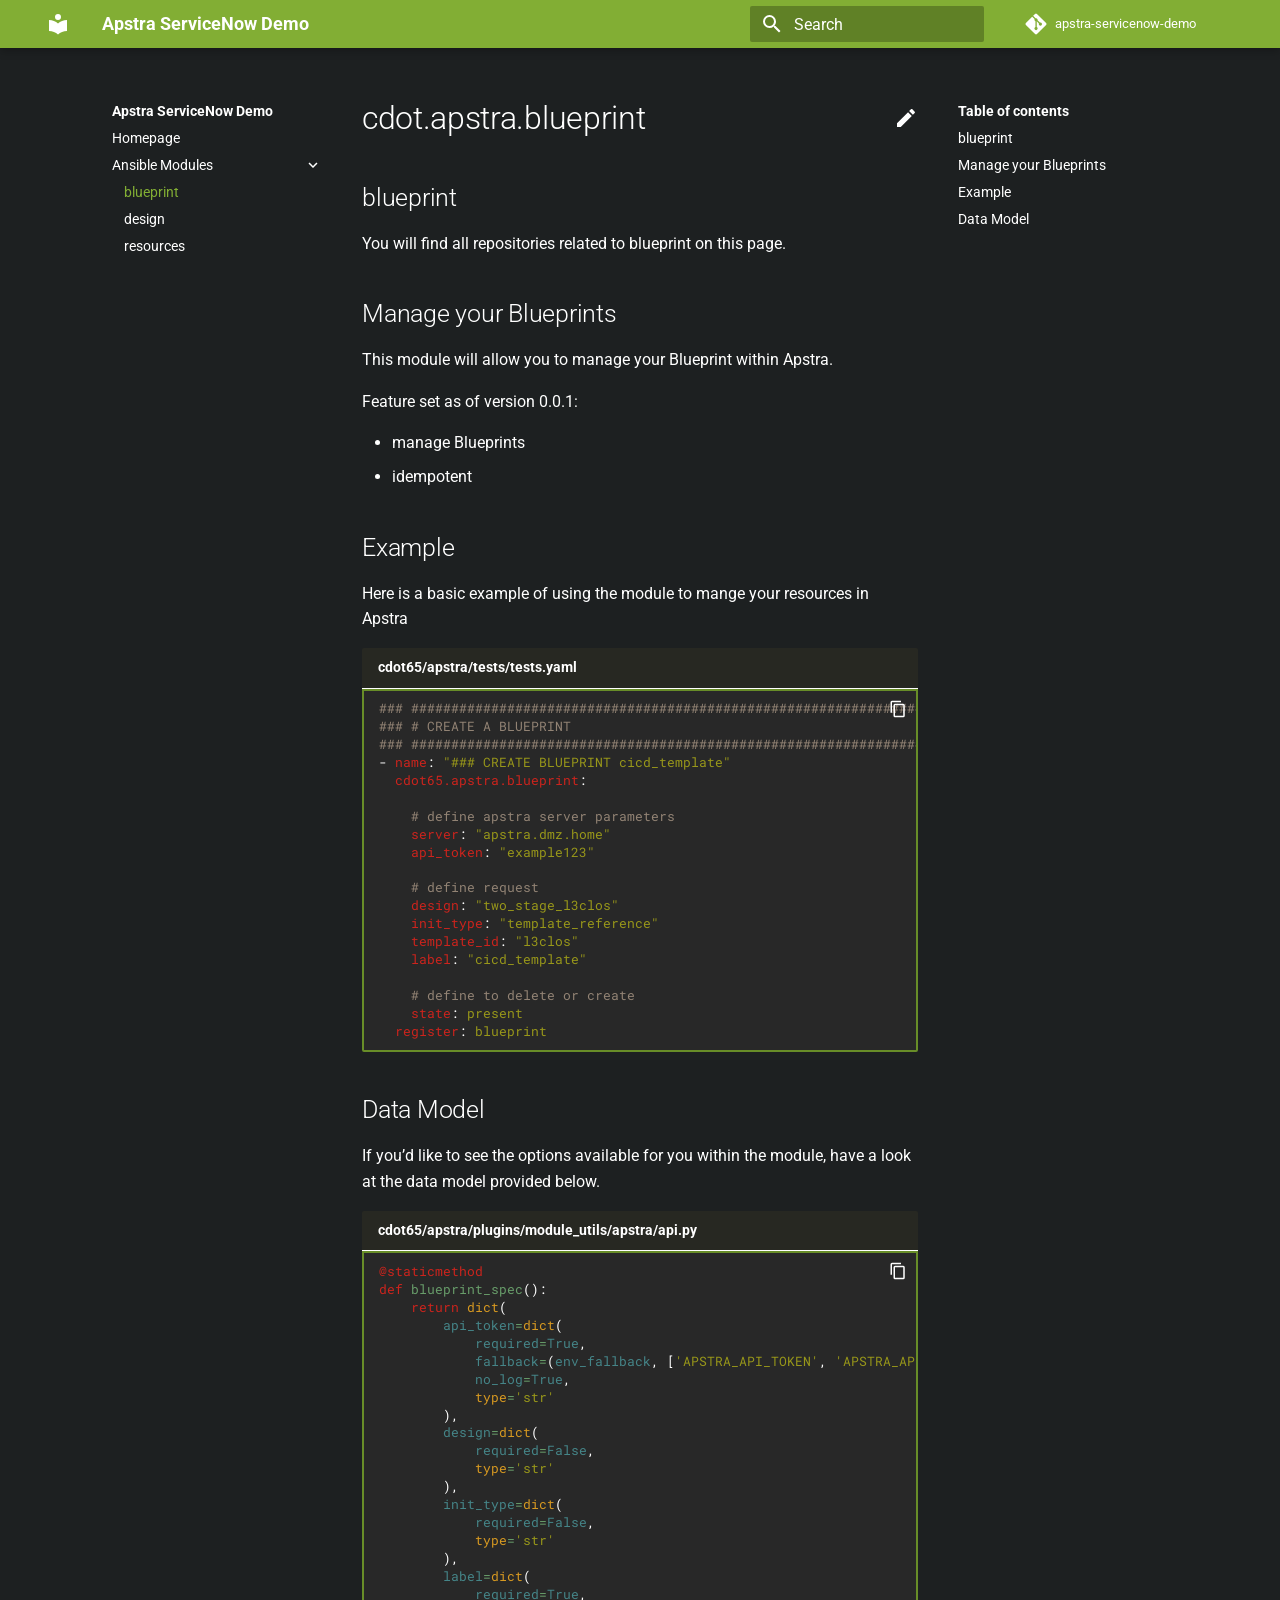
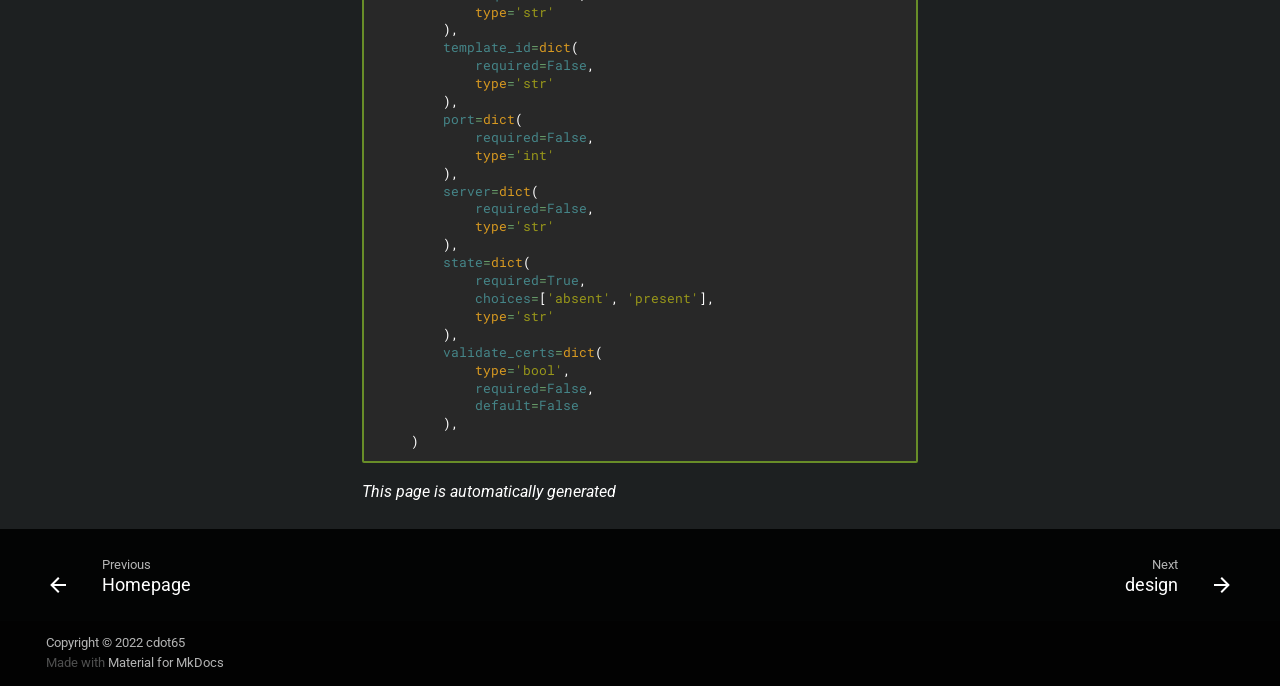
<file: blueprint/index.html>
<!doctype html>
<html lang="en" class="no-js">
  <head>
    
      <meta charset="utf-8">
      <meta name="viewport" content="width=device-width,initial-scale=1">
      
        <meta name="description" content="Apstra ServiceNow Demo">
      
      
        <meta name="author" content="cdot65">
      
      
      <link rel="icon" href="../assets/images/favicon.png">
      <meta name="generator" content="mkdocs-1.3.1, mkdocs-material-8.3.9">
    
    
      
        <title>blueprint - Apstra ServiceNow Demo</title>
      
    
    
      <link rel="stylesheet" href="../assets/stylesheets/main.1d29e8d0.min.css">
      
        
        <link rel="stylesheet" href="../assets/stylesheets/palette.cbb835fc.min.css">
        
      
      
    
    
    
      
        
        
        <link rel="preconnect" href="https://fonts.gstatic.com" crossorigin>
        <link rel="stylesheet" href="https://fonts.googleapis.com/css?family=Roboto:300,300i,400,400i,700,700i%7CRoboto+Mono:400,400i,700,700i&display=fallback">
        <style>:root{--md-text-font:"Roboto";--md-code-font:"Roboto Mono"}</style>
      
    
    
      <link rel="stylesheet" href="../stylesheets/cdot65.css">
    
    <script>__md_scope=new URL("..",location),__md_get=(e,_=localStorage,t=__md_scope)=>JSON.parse(_.getItem(t.pathname+"."+e)),__md_set=(e,_,t=localStorage,a=__md_scope)=>{try{t.setItem(a.pathname+"."+e,JSON.stringify(_))}catch(e){}}</script>
    
      

    
    
  </head>
  
  
    
    
    
    
    
    <body dir="ltr" data-md-color-scheme="" data-md-color-primary="none" data-md-color-accent="none">
  
    
    
    <input class="md-toggle" data-md-toggle="drawer" type="checkbox" id="__drawer" autocomplete="off">
    <input class="md-toggle" data-md-toggle="search" type="checkbox" id="__search" autocomplete="off">
    <label class="md-overlay" for="__drawer"></label>
    <div data-md-component="skip">
      
        
        <a href="#cdotapstrablueprint" class="md-skip">
          Skip to content
        </a>
      
    </div>
    <div data-md-component="announce">
      
    </div>
    
    
      

<header class="md-header" data-md-component="header">
  <nav class="md-header__inner md-grid" aria-label="Header">
    <a href=".." title="Apstra ServiceNow Demo" class="md-header__button md-logo" aria-label="Apstra ServiceNow Demo" data-md-component="logo">
      
  
  <svg xmlns="http://www.w3.org/2000/svg" viewBox="0 0 24 24"><path d="M12 8a3 3 0 0 0 3-3 3 3 0 0 0-3-3 3 3 0 0 0-3 3 3 3 0 0 0 3 3m0 3.54C9.64 9.35 6.5 8 3 8v11c3.5 0 6.64 1.35 9 3.54 2.36-2.19 5.5-3.54 9-3.54V8c-3.5 0-6.64 1.35-9 3.54Z"/></svg>

    </a>
    <label class="md-header__button md-icon" for="__drawer">
      <svg xmlns="http://www.w3.org/2000/svg" viewBox="0 0 24 24"><path d="M3 6h18v2H3V6m0 5h18v2H3v-2m0 5h18v2H3v-2Z"/></svg>
    </label>
    <div class="md-header__title" data-md-component="header-title">
      <div class="md-header__ellipsis">
        <div class="md-header__topic">
          <span class="md-ellipsis">
            Apstra ServiceNow Demo
          </span>
        </div>
        <div class="md-header__topic" data-md-component="header-topic">
          <span class="md-ellipsis">
            
              blueprint
            
          </span>
        </div>
      </div>
    </div>
    
    
    
      <label class="md-header__button md-icon" for="__search">
        <svg xmlns="http://www.w3.org/2000/svg" viewBox="0 0 24 24"><path d="M9.5 3A6.5 6.5 0 0 1 16 9.5c0 1.61-.59 3.09-1.56 4.23l.27.27h.79l5 5-1.5 1.5-5-5v-.79l-.27-.27A6.516 6.516 0 0 1 9.5 16 6.5 6.5 0 0 1 3 9.5 6.5 6.5 0 0 1 9.5 3m0 2C7 5 5 7 5 9.5S7 14 9.5 14 14 12 14 9.5 12 5 9.5 5Z"/></svg>
      </label>
      <div class="md-search" data-md-component="search" role="dialog">
  <label class="md-search__overlay" for="__search"></label>
  <div class="md-search__inner" role="search">
    <form class="md-search__form" name="search">
      <input type="text" class="md-search__input" name="query" aria-label="Search" placeholder="Search" autocapitalize="off" autocorrect="off" autocomplete="off" spellcheck="false" data-md-component="search-query" required>
      <label class="md-search__icon md-icon" for="__search">
        <svg xmlns="http://www.w3.org/2000/svg" viewBox="0 0 24 24"><path d="M9.5 3A6.5 6.5 0 0 1 16 9.5c0 1.61-.59 3.09-1.56 4.23l.27.27h.79l5 5-1.5 1.5-5-5v-.79l-.27-.27A6.516 6.516 0 0 1 9.5 16 6.5 6.5 0 0 1 3 9.5 6.5 6.5 0 0 1 9.5 3m0 2C7 5 5 7 5 9.5S7 14 9.5 14 14 12 14 9.5 12 5 9.5 5Z"/></svg>
        <svg xmlns="http://www.w3.org/2000/svg" viewBox="0 0 24 24"><path d="M20 11v2H8l5.5 5.5-1.42 1.42L4.16 12l7.92-7.92L13.5 5.5 8 11h12Z"/></svg>
      </label>
      <nav class="md-search__options" aria-label="Search">
        
        <button type="reset" class="md-search__icon md-icon" aria-label="Clear" tabindex="-1">
          <svg xmlns="http://www.w3.org/2000/svg" viewBox="0 0 24 24"><path d="M19 6.41 17.59 5 12 10.59 6.41 5 5 6.41 10.59 12 5 17.59 6.41 19 12 13.41 17.59 19 19 17.59 13.41 12 19 6.41Z"/></svg>
        </button>
      </nav>
      
    </form>
    <div class="md-search__output">
      <div class="md-search__scrollwrap" data-md-scrollfix>
        <div class="md-search-result" data-md-component="search-result">
          <div class="md-search-result__meta">
            Initializing search
          </div>
          <ol class="md-search-result__list"></ol>
        </div>
      </div>
    </div>
  </div>
</div>
    
    
      <div class="md-header__source">
        <a href="https://github.com/cdot65/apstra-servicenow-demo" title="Go to repository" class="md-source" data-md-component="source">
  <div class="md-source__icon md-icon">
    
    <svg xmlns="http://www.w3.org/2000/svg" viewBox="0 0 448 512"><!--! Font Awesome Free 6.1.1 by @fontawesome - https://fontawesome.com License - https://fontawesome.com/license/free (Icons: CC BY 4.0, Fonts: SIL OFL 1.1, Code: MIT License) Copyright 2022 Fonticons, Inc.--><path d="M439.55 236.05 244 40.45a28.87 28.87 0 0 0-40.81 0l-40.66 40.63 51.52 51.52c27.06-9.14 52.68 16.77 43.39 43.68l49.66 49.66c34.23-11.8 61.18 31 35.47 56.69-26.49 26.49-70.21-2.87-56-37.34L240.22 199v121.85c25.3 12.54 22.26 41.85 9.08 55a34.34 34.34 0 0 1-48.55 0c-17.57-17.6-11.07-46.91 11.25-56v-123c-20.8-8.51-24.6-30.74-18.64-45L142.57 101 8.45 235.14a28.86 28.86 0 0 0 0 40.81l195.61 195.6a28.86 28.86 0 0 0 40.8 0l194.69-194.69a28.86 28.86 0 0 0 0-40.81z"/></svg>
  </div>
  <div class="md-source__repository">
    apstra-servicenow-demo
  </div>
</a>
      </div>
    
  </nav>
  
</header>
    
    <div class="md-container" data-md-component="container">
      
      
        
          
        
      
      <main class="md-main" data-md-component="main">
        <div class="md-main__inner md-grid">
          
            
              
              <div class="md-sidebar md-sidebar--primary" data-md-component="sidebar" data-md-type="navigation" >
                <div class="md-sidebar__scrollwrap">
                  <div class="md-sidebar__inner">
                    


<nav class="md-nav md-nav--primary" aria-label="Navigation" data-md-level="0">
  <label class="md-nav__title" for="__drawer">
    <a href=".." title="Apstra ServiceNow Demo" class="md-nav__button md-logo" aria-label="Apstra ServiceNow Demo" data-md-component="logo">
      
  
  <svg xmlns="http://www.w3.org/2000/svg" viewBox="0 0 24 24"><path d="M12 8a3 3 0 0 0 3-3 3 3 0 0 0-3-3 3 3 0 0 0-3 3 3 3 0 0 0 3 3m0 3.54C9.64 9.35 6.5 8 3 8v11c3.5 0 6.64 1.35 9 3.54 2.36-2.19 5.5-3.54 9-3.54V8c-3.5 0-6.64 1.35-9 3.54Z"/></svg>

    </a>
    Apstra ServiceNow Demo
  </label>
  
    <div class="md-nav__source">
      <a href="https://github.com/cdot65/apstra-servicenow-demo" title="Go to repository" class="md-source" data-md-component="source">
  <div class="md-source__icon md-icon">
    
    <svg xmlns="http://www.w3.org/2000/svg" viewBox="0 0 448 512"><!--! Font Awesome Free 6.1.1 by @fontawesome - https://fontawesome.com License - https://fontawesome.com/license/free (Icons: CC BY 4.0, Fonts: SIL OFL 1.1, Code: MIT License) Copyright 2022 Fonticons, Inc.--><path d="M439.55 236.05 244 40.45a28.87 28.87 0 0 0-40.81 0l-40.66 40.63 51.52 51.52c27.06-9.14 52.68 16.77 43.39 43.68l49.66 49.66c34.23-11.8 61.18 31 35.47 56.69-26.49 26.49-70.21-2.87-56-37.34L240.22 199v121.85c25.3 12.54 22.26 41.85 9.08 55a34.34 34.34 0 0 1-48.55 0c-17.57-17.6-11.07-46.91 11.25-56v-123c-20.8-8.51-24.6-30.74-18.64-45L142.57 101 8.45 235.14a28.86 28.86 0 0 0 0 40.81l195.61 195.6a28.86 28.86 0 0 0 40.8 0l194.69-194.69a28.86 28.86 0 0 0 0-40.81z"/></svg>
  </div>
  <div class="md-source__repository">
    apstra-servicenow-demo
  </div>
</a>
    </div>
  
  <ul class="md-nav__list" data-md-scrollfix>
    
      
      
      

  
  
  
    <li class="md-nav__item">
      <a href=".." class="md-nav__link">
        Homepage
      </a>
    </li>
  

    
      
      
      

  
  
    
  
  
    
    <li class="md-nav__item md-nav__item--active md-nav__item--nested">
      
      
        <input class="md-nav__toggle md-toggle" data-md-toggle="__nav_2" type="checkbox" id="__nav_2" checked>
      
      
      
      
        <label class="md-nav__link" for="__nav_2">
          Ansible Modules
          <span class="md-nav__icon md-icon"></span>
        </label>
      
      <nav class="md-nav" aria-label="Ansible Modules" data-md-level="1">
        <label class="md-nav__title" for="__nav_2">
          <span class="md-nav__icon md-icon"></span>
          Ansible Modules
        </label>
        <ul class="md-nav__list" data-md-scrollfix>
          
            
              
  
  
    
  
  
    <li class="md-nav__item md-nav__item--active">
      
      <input class="md-nav__toggle md-toggle" data-md-toggle="toc" type="checkbox" id="__toc">
      
      
        
      
      
        <label class="md-nav__link md-nav__link--active" for="__toc">
          blueprint
          <span class="md-nav__icon md-icon"></span>
        </label>
      
      <a href="./" class="md-nav__link md-nav__link--active">
        blueprint
      </a>
      
        

<nav class="md-nav md-nav--secondary" aria-label="Table of contents">
  
  
  
    
  
  
    <label class="md-nav__title" for="__toc">
      <span class="md-nav__icon md-icon"></span>
      Table of contents
    </label>
    <ul class="md-nav__list" data-md-component="toc" data-md-scrollfix>
      
        <li class="md-nav__item">
  <a href="#blueprint" class="md-nav__link">
    blueprint
  </a>
  
</li>
      
        <li class="md-nav__item">
  <a href="#manage-your-blueprints" class="md-nav__link">
    Manage your Blueprints
  </a>
  
</li>
      
        <li class="md-nav__item">
  <a href="#example" class="md-nav__link">
    Example
  </a>
  
</li>
      
        <li class="md-nav__item">
  <a href="#data-model" class="md-nav__link">
    Data Model
  </a>
  
</li>
      
    </ul>
  
</nav>
      
    </li>
  

            
          
            
              
  
  
  
    <li class="md-nav__item">
      <a href="../design/" class="md-nav__link">
        design
      </a>
    </li>
  

            
          
            
              
  
  
  
    <li class="md-nav__item">
      <a href="../resources/" class="md-nav__link">
        resources
      </a>
    </li>
  

            
          
        </ul>
      </nav>
    </li>
  

    
  </ul>
</nav>
                  </div>
                </div>
              </div>
            
            
              
              <div class="md-sidebar md-sidebar--secondary" data-md-component="sidebar" data-md-type="toc" >
                <div class="md-sidebar__scrollwrap">
                  <div class="md-sidebar__inner">
                    

<nav class="md-nav md-nav--secondary" aria-label="Table of contents">
  
  
  
    
  
  
    <label class="md-nav__title" for="__toc">
      <span class="md-nav__icon md-icon"></span>
      Table of contents
    </label>
    <ul class="md-nav__list" data-md-component="toc" data-md-scrollfix>
      
        <li class="md-nav__item">
  <a href="#blueprint" class="md-nav__link">
    blueprint
  </a>
  
</li>
      
        <li class="md-nav__item">
  <a href="#manage-your-blueprints" class="md-nav__link">
    Manage your Blueprints
  </a>
  
</li>
      
        <li class="md-nav__item">
  <a href="#example" class="md-nav__link">
    Example
  </a>
  
</li>
      
        <li class="md-nav__item">
  <a href="#data-model" class="md-nav__link">
    Data Model
  </a>
  
</li>
      
    </ul>
  
</nav>
                  </div>
                </div>
              </div>
            
          
          <div class="md-content" data-md-component="content">
            <article class="md-content__inner md-typeset">
              
                
  <a href="https://github.com/cdot65/apstra-servicenow-demo/edit/master/docs/blueprint.md" title="Edit this page" class="md-content__button md-icon">
    <svg xmlns="http://www.w3.org/2000/svg" viewBox="0 0 24 24"><path d="M20.71 7.04c.39-.39.39-1.04 0-1.41l-2.34-2.34c-.37-.39-1.02-.39-1.41 0l-1.84 1.83 3.75 3.75M3 17.25V21h3.75L17.81 9.93l-3.75-3.75L3 17.25Z"/></svg>
  </a>



<h1 id="cdotapstrablueprint">cdot.apstra.blueprint<a class="headerlink" href="#cdotapstrablueprint" title="Permanent link">#</a></h1>
<h2 id="blueprint">blueprint<a class="headerlink" href="#blueprint" title="Permanent link">#</a></h2>
<p>You will find all repositories related to blueprint on this page.</p>
<h2 id="manage-your-blueprints">Manage your Blueprints<a class="headerlink" href="#manage-your-blueprints" title="Permanent link">#</a></h2>
<p>This module will allow you to manage your Blueprint within Apstra.</p>
<p>Feature set as of version 0.0.1:</p>
<ul>
<li>manage Blueprints</li>
<li>idempotent</li>
</ul>
<h2 id="example">Example<a class="headerlink" href="#example" title="Permanent link">#</a></h2>
<p>Here is a basic example of using the module to mange your resources in Apstra</p>
<div class="highlight"><span class="filename">cdot65/apstra/tests/tests.yaml</span><pre><span></span><code><span class="c1">### #################################################################</span><span class="w"></span>
<span class="c1">### # CREATE A BLUEPRINT</span><span class="w"></span>
<span class="c1">### #################################################################</span><span class="w"></span>
<span class="p p-Indicator">-</span><span class="w"> </span><span class="nt">name</span><span class="p">:</span><span class="w"> </span><span class="s">&quot;###</span><span class="nv"> </span><span class="s">CREATE</span><span class="nv"> </span><span class="s">BLUEPRINT</span><span class="nv"> </span><span class="s">cicd_template&quot;</span><span class="w"></span>
<span class="w">  </span><span class="nt">cdot65.apstra.blueprint</span><span class="p">:</span><span class="w"></span>

<span class="w">    </span><span class="c1"># define apstra server parameters</span><span class="w"></span>
<span class="w">    </span><span class="nt">server</span><span class="p">:</span><span class="w"> </span><span class="s">&quot;apstra.dmz.home&quot;</span><span class="w"></span>
<span class="w">    </span><span class="nt">api_token</span><span class="p">:</span><span class="w"> </span><span class="s">&quot;example123&quot;</span><span class="w"></span>

<span class="w">    </span><span class="c1"># define request</span><span class="w"></span>
<span class="w">    </span><span class="nt">design</span><span class="p">:</span><span class="w"> </span><span class="s">&quot;two_stage_l3clos&quot;</span><span class="w"></span>
<span class="w">    </span><span class="nt">init_type</span><span class="p">:</span><span class="w"> </span><span class="s">&quot;template_reference&quot;</span><span class="w"></span>
<span class="w">    </span><span class="nt">template_id</span><span class="p">:</span><span class="w"> </span><span class="s">&quot;l3clos&quot;</span><span class="w"></span>
<span class="w">    </span><span class="nt">label</span><span class="p">:</span><span class="w"> </span><span class="s">&quot;cicd_template&quot;</span><span class="w"></span>

<span class="w">    </span><span class="c1"># define to delete or create</span><span class="w"></span>
<span class="w">    </span><span class="nt">state</span><span class="p">:</span><span class="w"> </span><span class="l l-Scalar l-Scalar-Plain">present</span><span class="w"></span>
<span class="w">  </span><span class="nt">register</span><span class="p">:</span><span class="w"> </span><span class="l l-Scalar l-Scalar-Plain">blueprint</span><span class="w"></span>
</code></pre></div>
<h2 id="data-model">Data Model<a class="headerlink" href="#data-model" title="Permanent link">#</a></h2>
<p>If you&rsquo;d like to see the options available for you within the module, have a look at the data model provided below.</p>
<div class="highlight"><span class="filename">cdot65/apstra/plugins/module_utils/apstra/api.py</span><pre><span></span><code><span class="nd">@staticmethod</span>
<span class="k">def</span> <span class="nf">blueprint_spec</span><span class="p">():</span>
    <span class="k">return</span> <span class="nb">dict</span><span class="p">(</span>
        <span class="n">api_token</span><span class="o">=</span><span class="nb">dict</span><span class="p">(</span>
            <span class="n">required</span><span class="o">=</span><span class="kc">True</span><span class="p">,</span>
            <span class="n">fallback</span><span class="o">=</span><span class="p">(</span><span class="n">env_fallback</span><span class="p">,</span> <span class="p">[</span><span class="s1">&#39;APSTRA_API_TOKEN&#39;</span><span class="p">,</span> <span class="s1">&#39;APSTRA_API_TOKEN&#39;</span><span class="p">,</span> <span class="s1">&#39;API_TOKEN&#39;</span><span class="p">]),</span>
            <span class="n">no_log</span><span class="o">=</span><span class="kc">True</span><span class="p">,</span>
            <span class="nb">type</span><span class="o">=</span><span class="s1">&#39;str&#39;</span>
        <span class="p">),</span>
        <span class="n">design</span><span class="o">=</span><span class="nb">dict</span><span class="p">(</span>
            <span class="n">required</span><span class="o">=</span><span class="kc">False</span><span class="p">,</span>
            <span class="nb">type</span><span class="o">=</span><span class="s1">&#39;str&#39;</span>
        <span class="p">),</span>
        <span class="n">init_type</span><span class="o">=</span><span class="nb">dict</span><span class="p">(</span>
            <span class="n">required</span><span class="o">=</span><span class="kc">False</span><span class="p">,</span>
            <span class="nb">type</span><span class="o">=</span><span class="s1">&#39;str&#39;</span>
        <span class="p">),</span>
        <span class="n">label</span><span class="o">=</span><span class="nb">dict</span><span class="p">(</span>
            <span class="n">required</span><span class="o">=</span><span class="kc">True</span><span class="p">,</span>
            <span class="nb">type</span><span class="o">=</span><span class="s1">&#39;str&#39;</span>
        <span class="p">),</span>
        <span class="n">template_id</span><span class="o">=</span><span class="nb">dict</span><span class="p">(</span>
            <span class="n">required</span><span class="o">=</span><span class="kc">False</span><span class="p">,</span>
            <span class="nb">type</span><span class="o">=</span><span class="s1">&#39;str&#39;</span>
        <span class="p">),</span>
        <span class="n">port</span><span class="o">=</span><span class="nb">dict</span><span class="p">(</span>
            <span class="n">required</span><span class="o">=</span><span class="kc">False</span><span class="p">,</span>
            <span class="nb">type</span><span class="o">=</span><span class="s1">&#39;int&#39;</span>
        <span class="p">),</span>
        <span class="n">server</span><span class="o">=</span><span class="nb">dict</span><span class="p">(</span>
            <span class="n">required</span><span class="o">=</span><span class="kc">False</span><span class="p">,</span>
            <span class="nb">type</span><span class="o">=</span><span class="s1">&#39;str&#39;</span>
        <span class="p">),</span>
        <span class="n">state</span><span class="o">=</span><span class="nb">dict</span><span class="p">(</span>
            <span class="n">required</span><span class="o">=</span><span class="kc">True</span><span class="p">,</span>
            <span class="n">choices</span><span class="o">=</span><span class="p">[</span><span class="s1">&#39;absent&#39;</span><span class="p">,</span> <span class="s1">&#39;present&#39;</span><span class="p">],</span>
            <span class="nb">type</span><span class="o">=</span><span class="s1">&#39;str&#39;</span>
        <span class="p">),</span>
        <span class="n">validate_certs</span><span class="o">=</span><span class="nb">dict</span><span class="p">(</span>
            <span class="nb">type</span><span class="o">=</span><span class="s1">&#39;bool&#39;</span><span class="p">,</span>
            <span class="n">required</span><span class="o">=</span><span class="kc">False</span><span class="p">,</span>
            <span class="n">default</span><span class="o">=</span><span class="kc">False</span>
        <span class="p">),</span>
    <span class="p">)</span>
</code></pre></div>
<p><em>This page is automatically generated</em></p>

              
            </article>
            
          </div>
        </div>
        
      </main>
      
        <footer class="md-footer">
  
    
    <nav class="md-footer__inner md-grid" aria-label="Footer" >
      
        
        <a href=".." class="md-footer__link md-footer__link--prev" aria-label="Previous: Homepage" rel="prev">
          <div class="md-footer__button md-icon">
            <svg xmlns="http://www.w3.org/2000/svg" viewBox="0 0 24 24"><path d="M20 11v2H8l5.5 5.5-1.42 1.42L4.16 12l7.92-7.92L13.5 5.5 8 11h12Z"/></svg>
          </div>
          <div class="md-footer__title">
            <div class="md-ellipsis">
              <span class="md-footer__direction">
                Previous
              </span>
              Homepage
            </div>
          </div>
        </a>
      
      
        
        <a href="../design/" class="md-footer__link md-footer__link--next" aria-label="Next: design" rel="next">
          <div class="md-footer__title">
            <div class="md-ellipsis">
              <span class="md-footer__direction">
                Next
              </span>
              design
            </div>
          </div>
          <div class="md-footer__button md-icon">
            <svg xmlns="http://www.w3.org/2000/svg" viewBox="0 0 24 24"><path d="M4 11v2h12l-5.5 5.5 1.42 1.42L19.84 12l-7.92-7.92L10.5 5.5 16 11H4Z"/></svg>
          </div>
        </a>
      
    </nav>
  
  <div class="md-footer-meta md-typeset">
    <div class="md-footer-meta__inner md-grid">
      <div class="md-copyright">
  
    <div class="md-copyright__highlight">
      Copyright &copy; 2022 cdot65
    </div>
  
  
    Made with
    <a href="https://squidfunk.github.io/mkdocs-material/" target="_blank" rel="noopener">
      Material for MkDocs
    </a>
  
</div>
      
    </div>
  </div>
</footer>
      
    </div>
    <div class="md-dialog" data-md-component="dialog">
      <div class="md-dialog__inner md-typeset"></div>
    </div>
    <script id="__config" type="application/json">{"base": "..", "features": ["instant"], "search": "../assets/javascripts/workers/search.b97dbffb.min.js", "translations": {"clipboard.copied": "Copied to clipboard", "clipboard.copy": "Copy to clipboard", "search.config.lang": "en", "search.config.pipeline": "trimmer, stopWordFilter", "search.config.separator": "[\\s\\-]+", "search.placeholder": "Search", "search.result.more.one": "1 more on this page", "search.result.more.other": "# more on this page", "search.result.none": "No matching documents", "search.result.one": "1 matching document", "search.result.other": "# matching documents", "search.result.placeholder": "Type to start searching", "search.result.term.missing": "Missing", "select.version.title": "Select version"}}</script>
    
    
      <script src="../assets/javascripts/bundle.6c7ad80a.min.js"></script>
      
    
  </body>
</html>
</file>
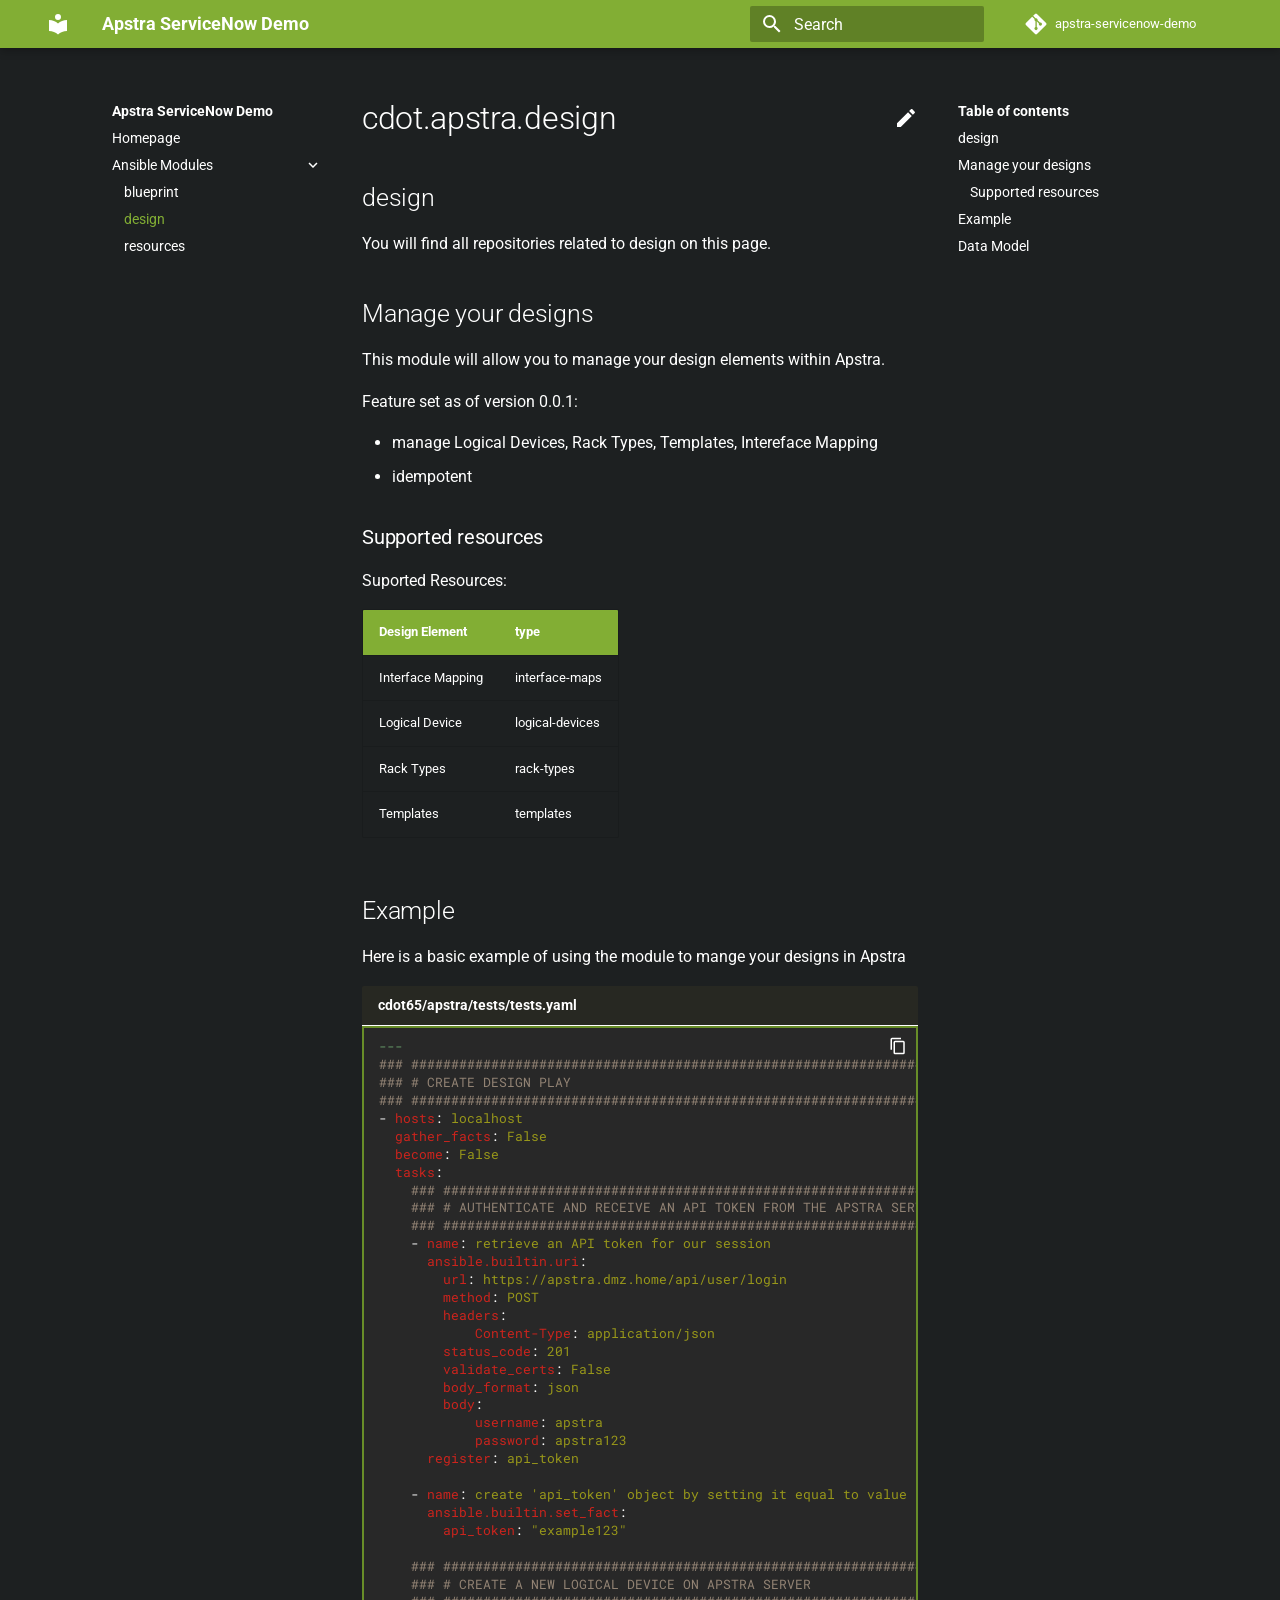
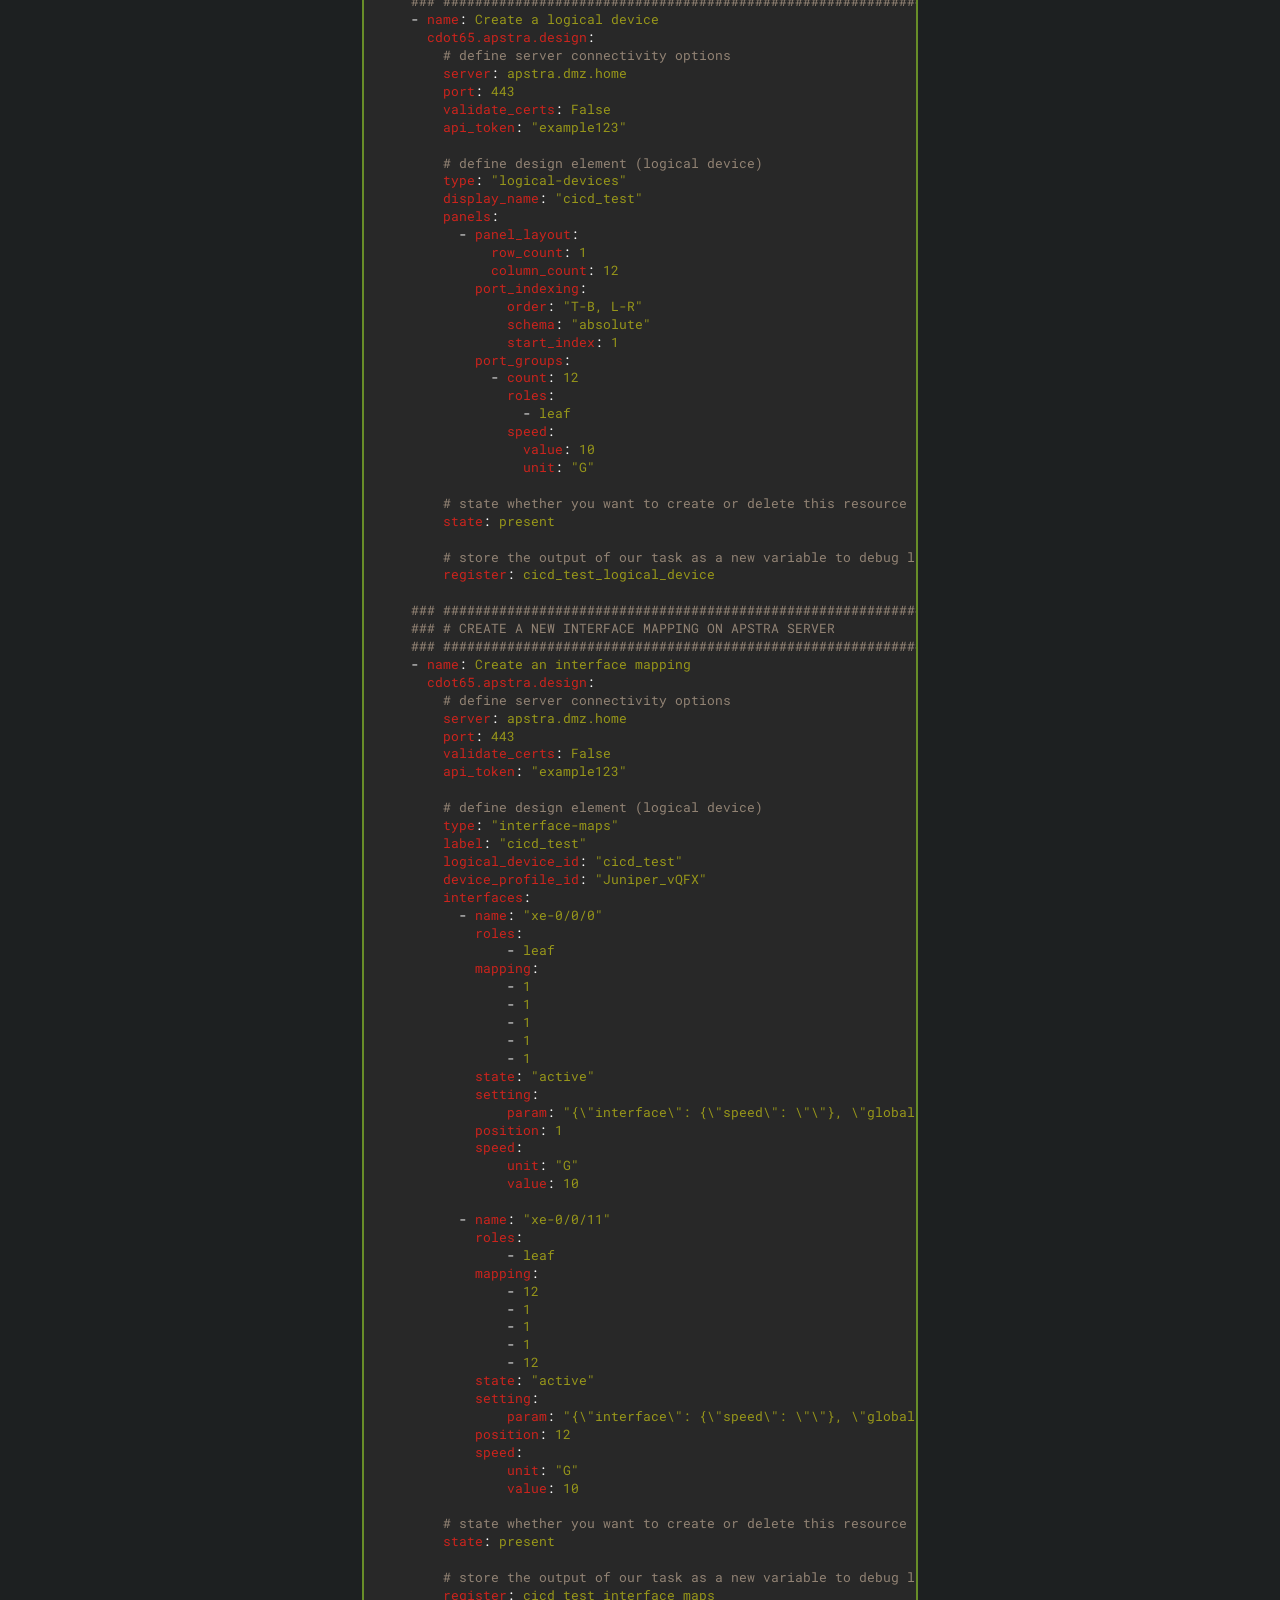
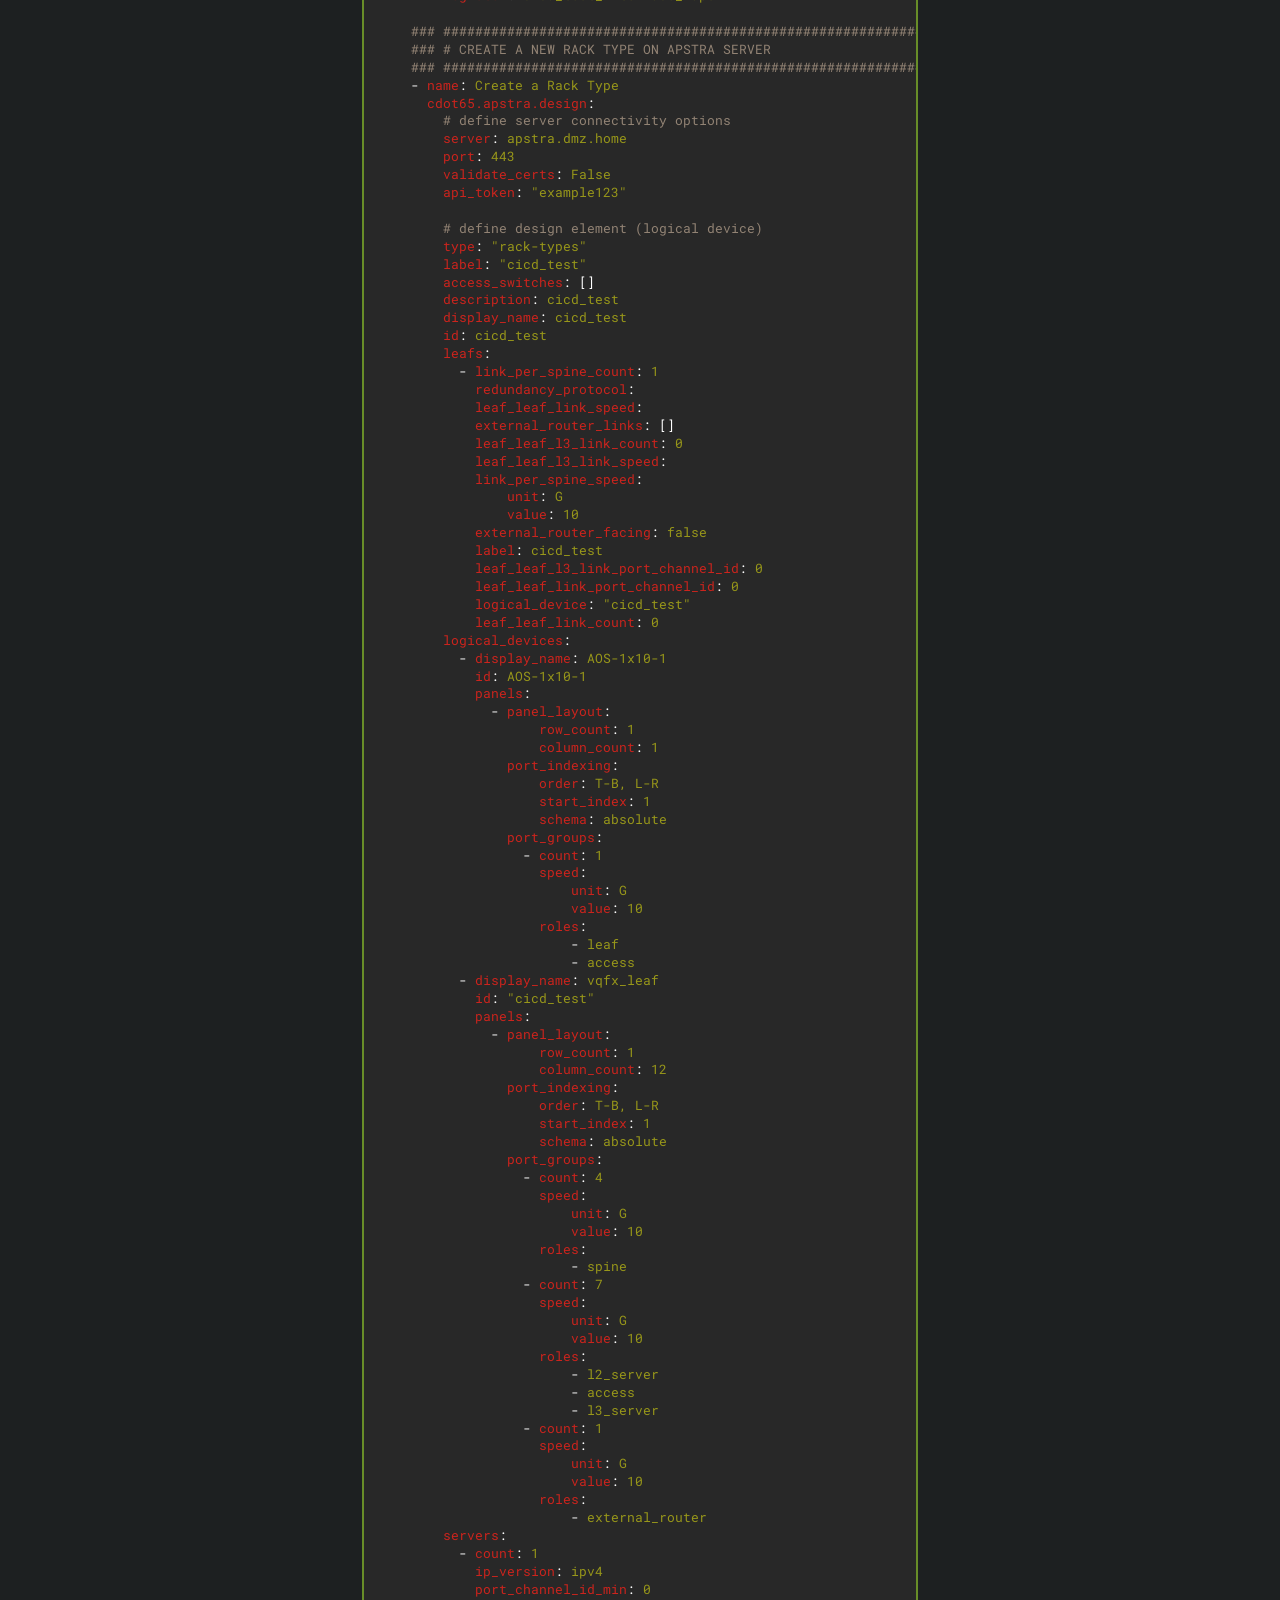
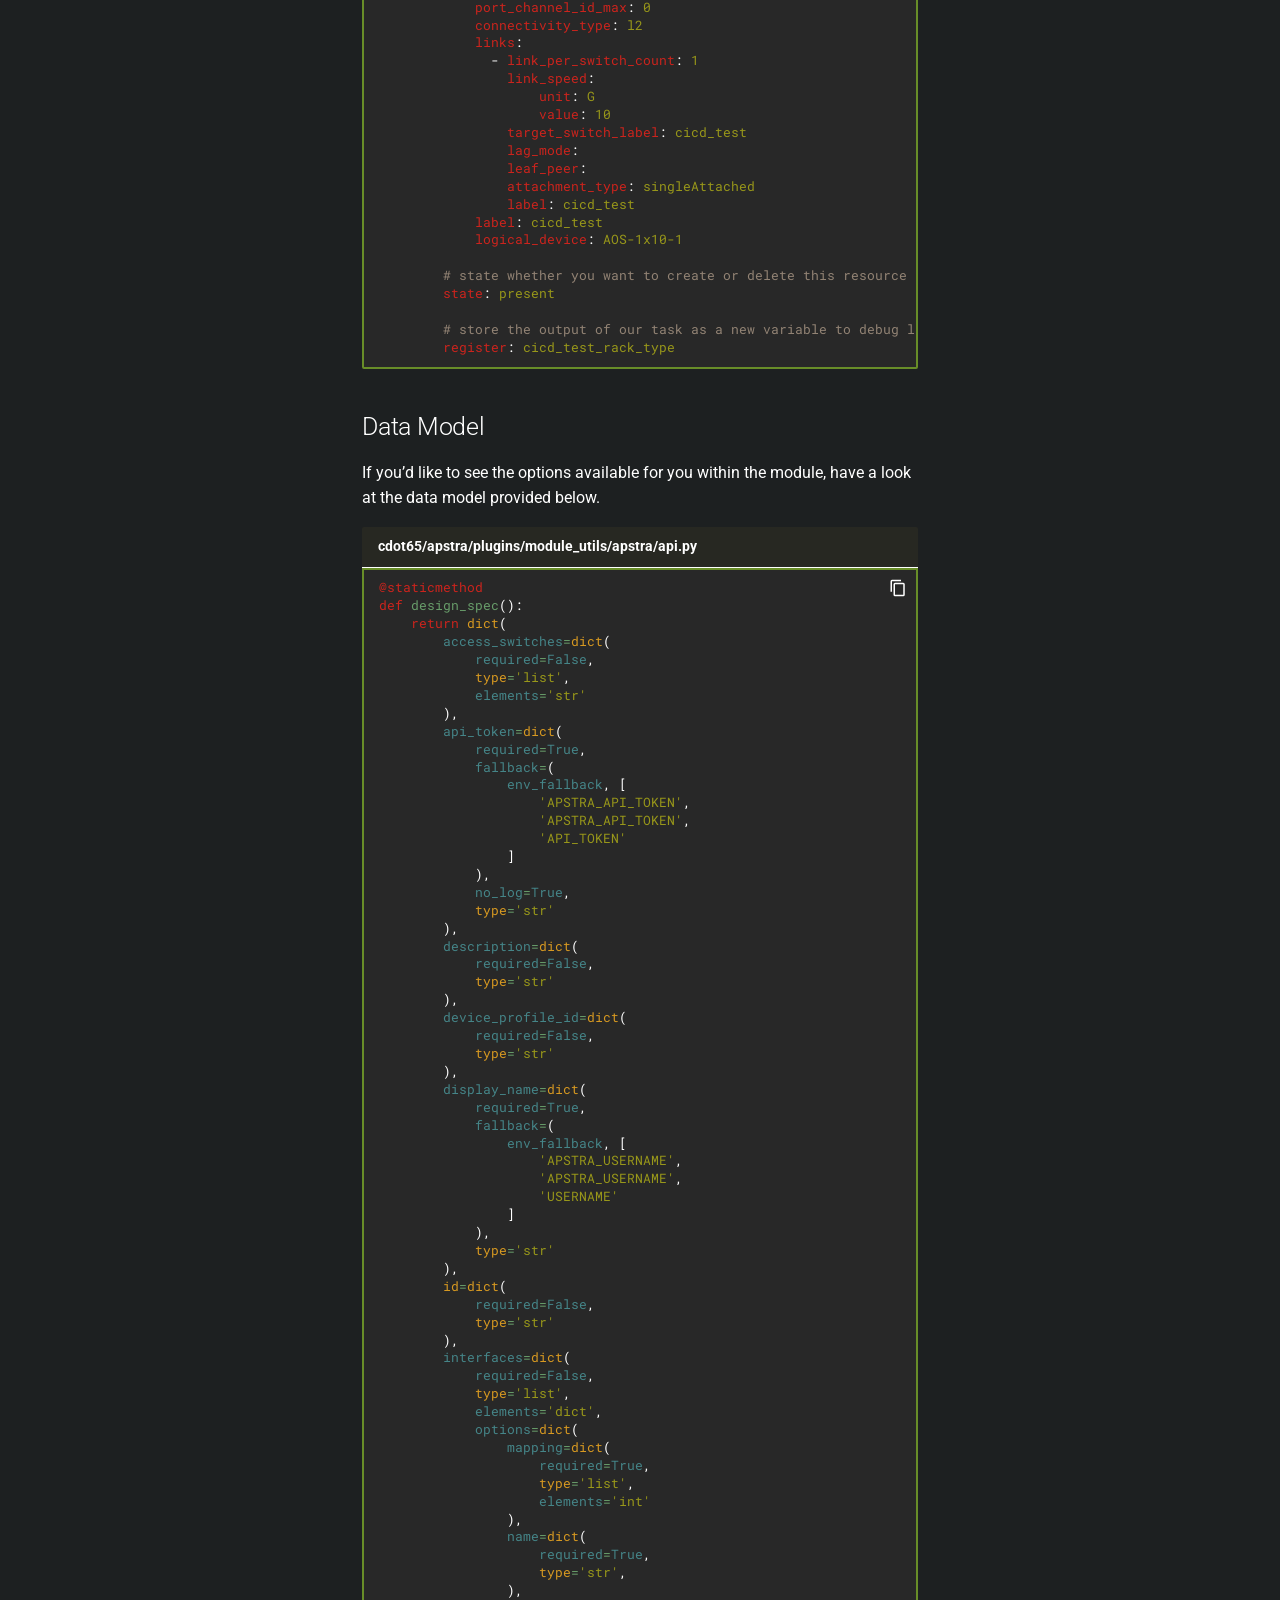
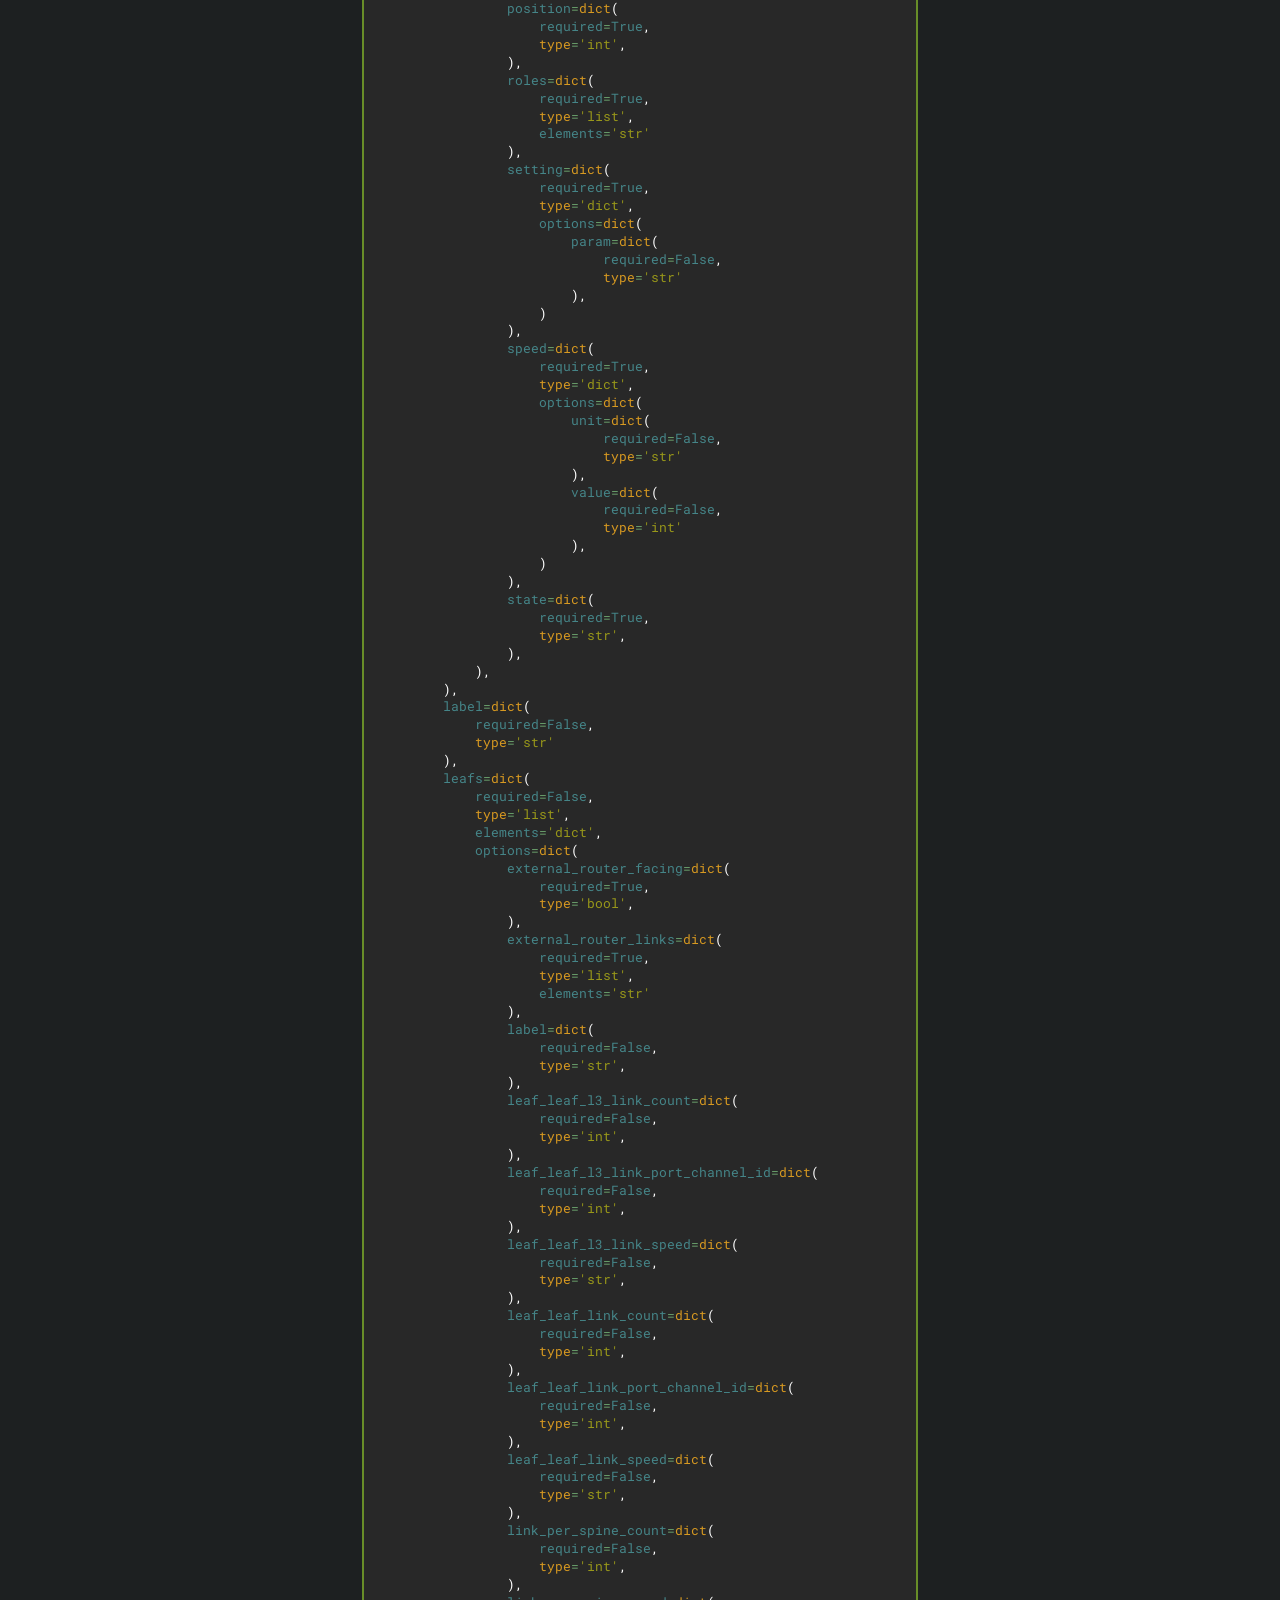
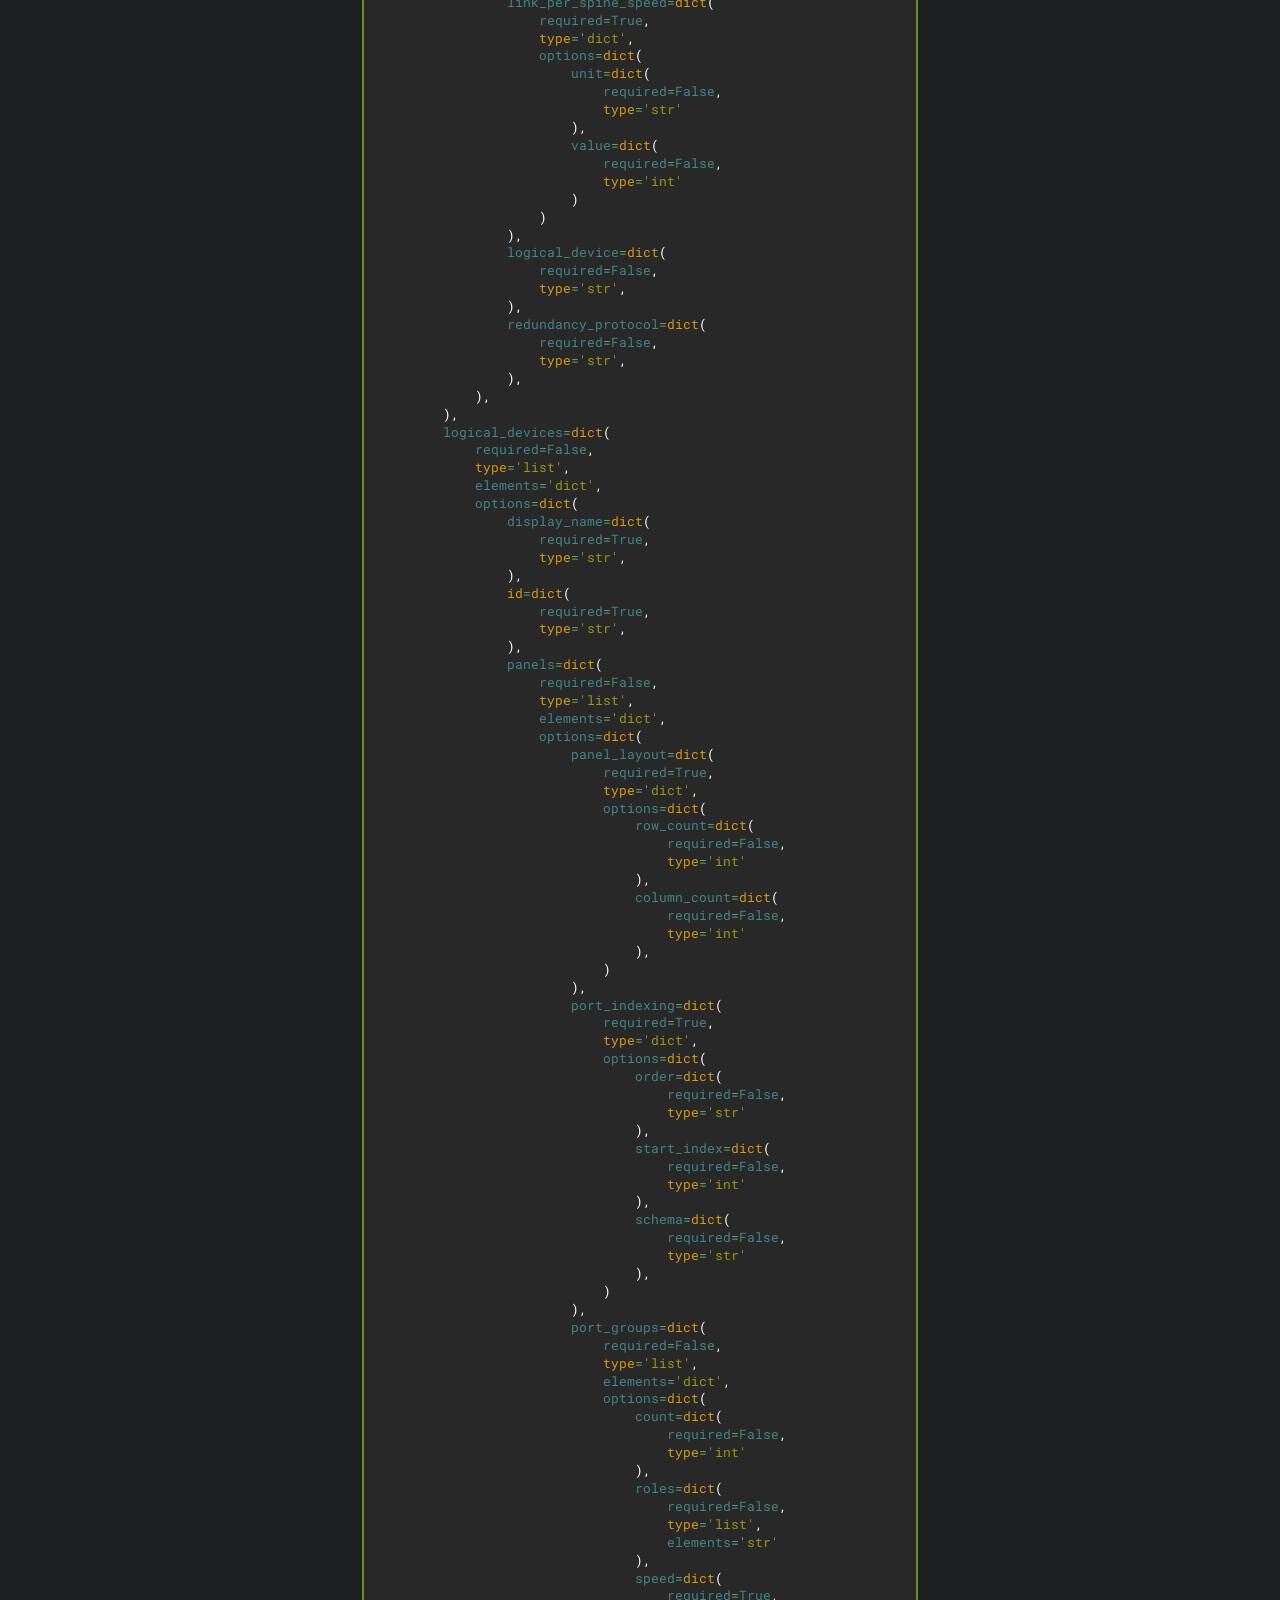
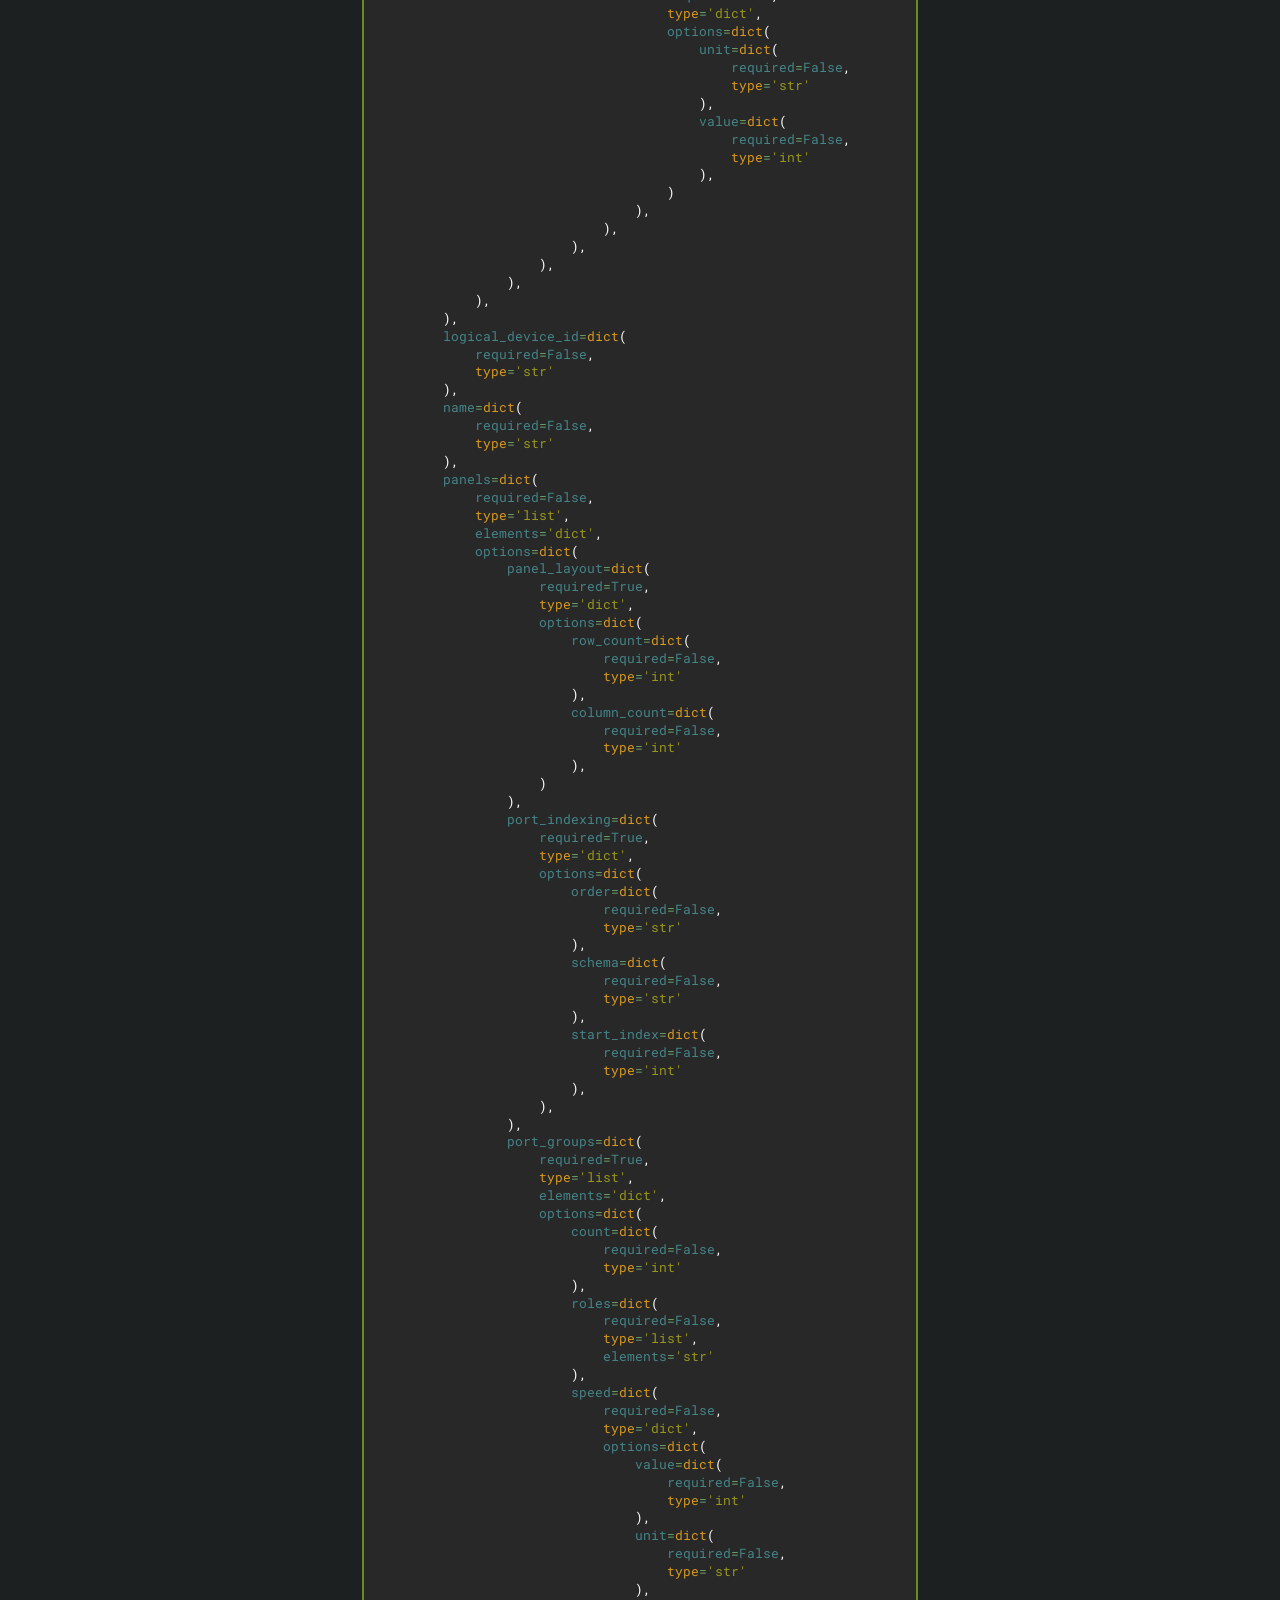
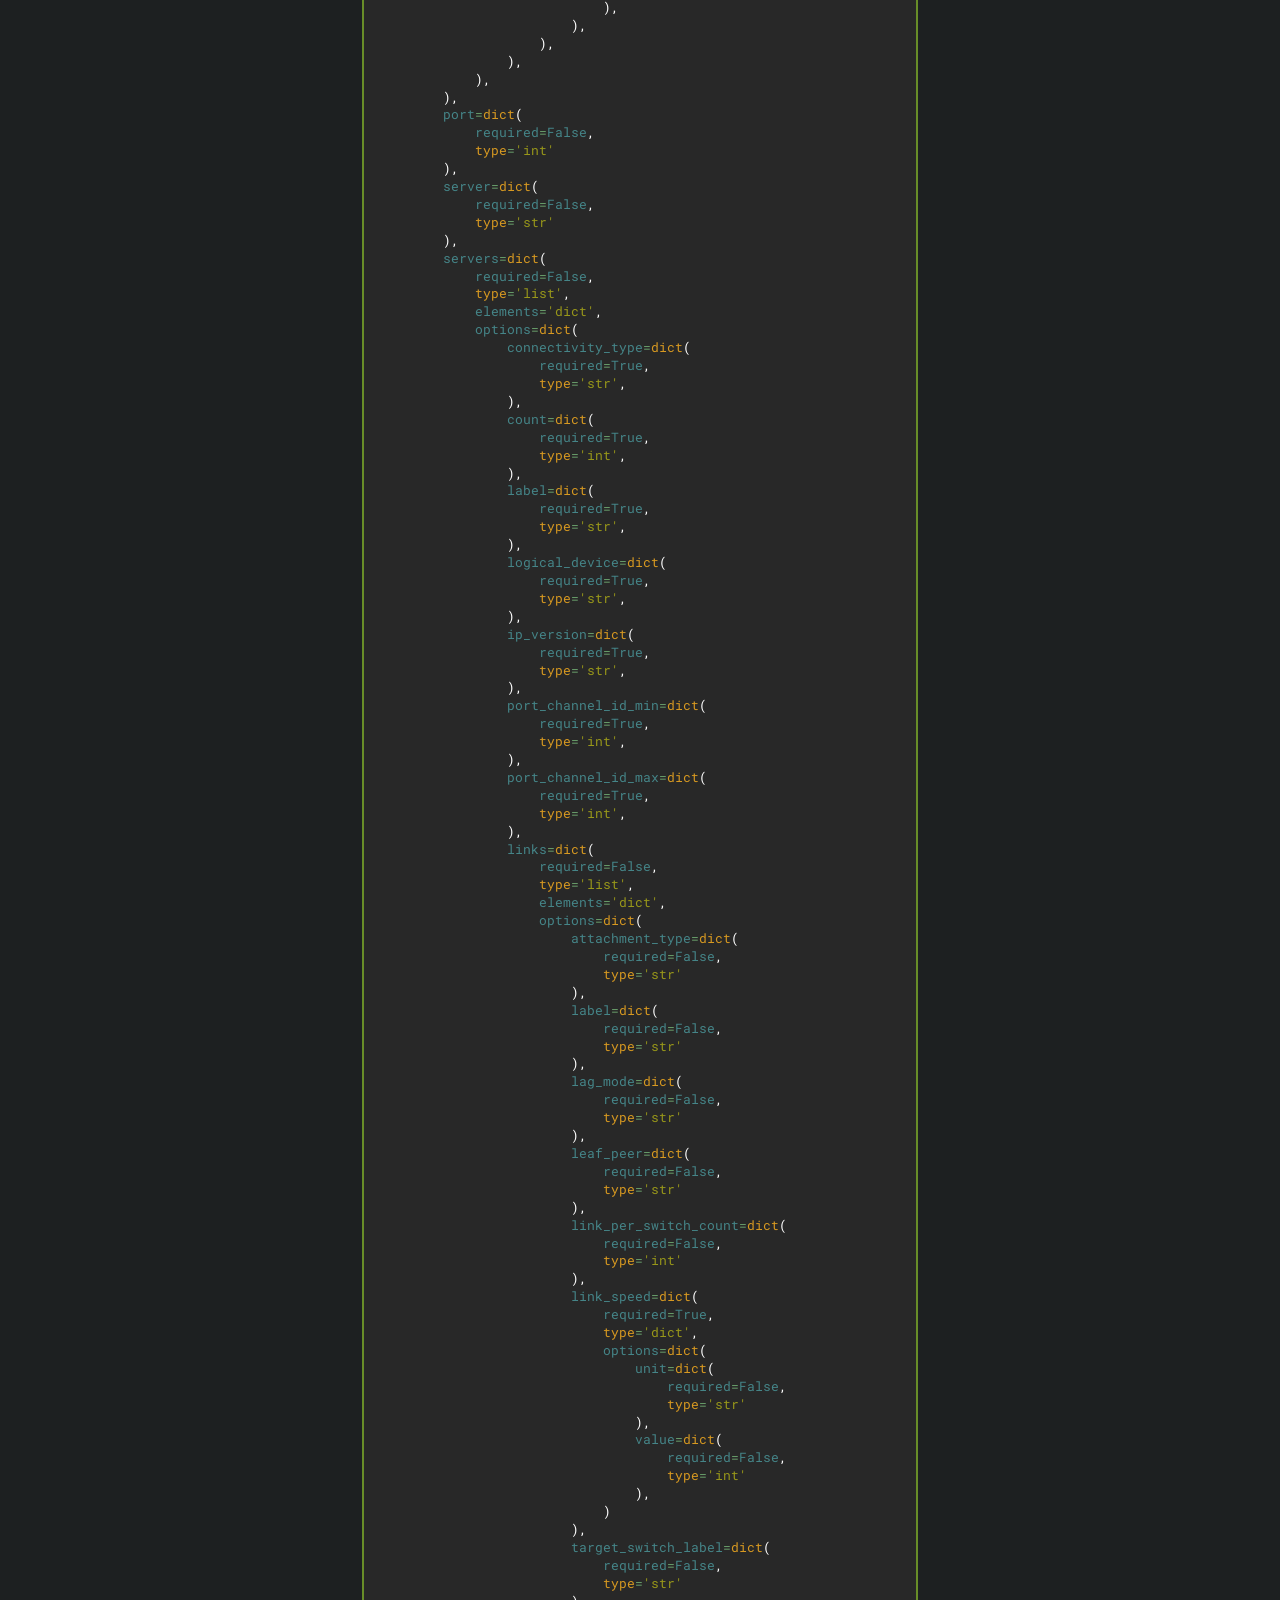
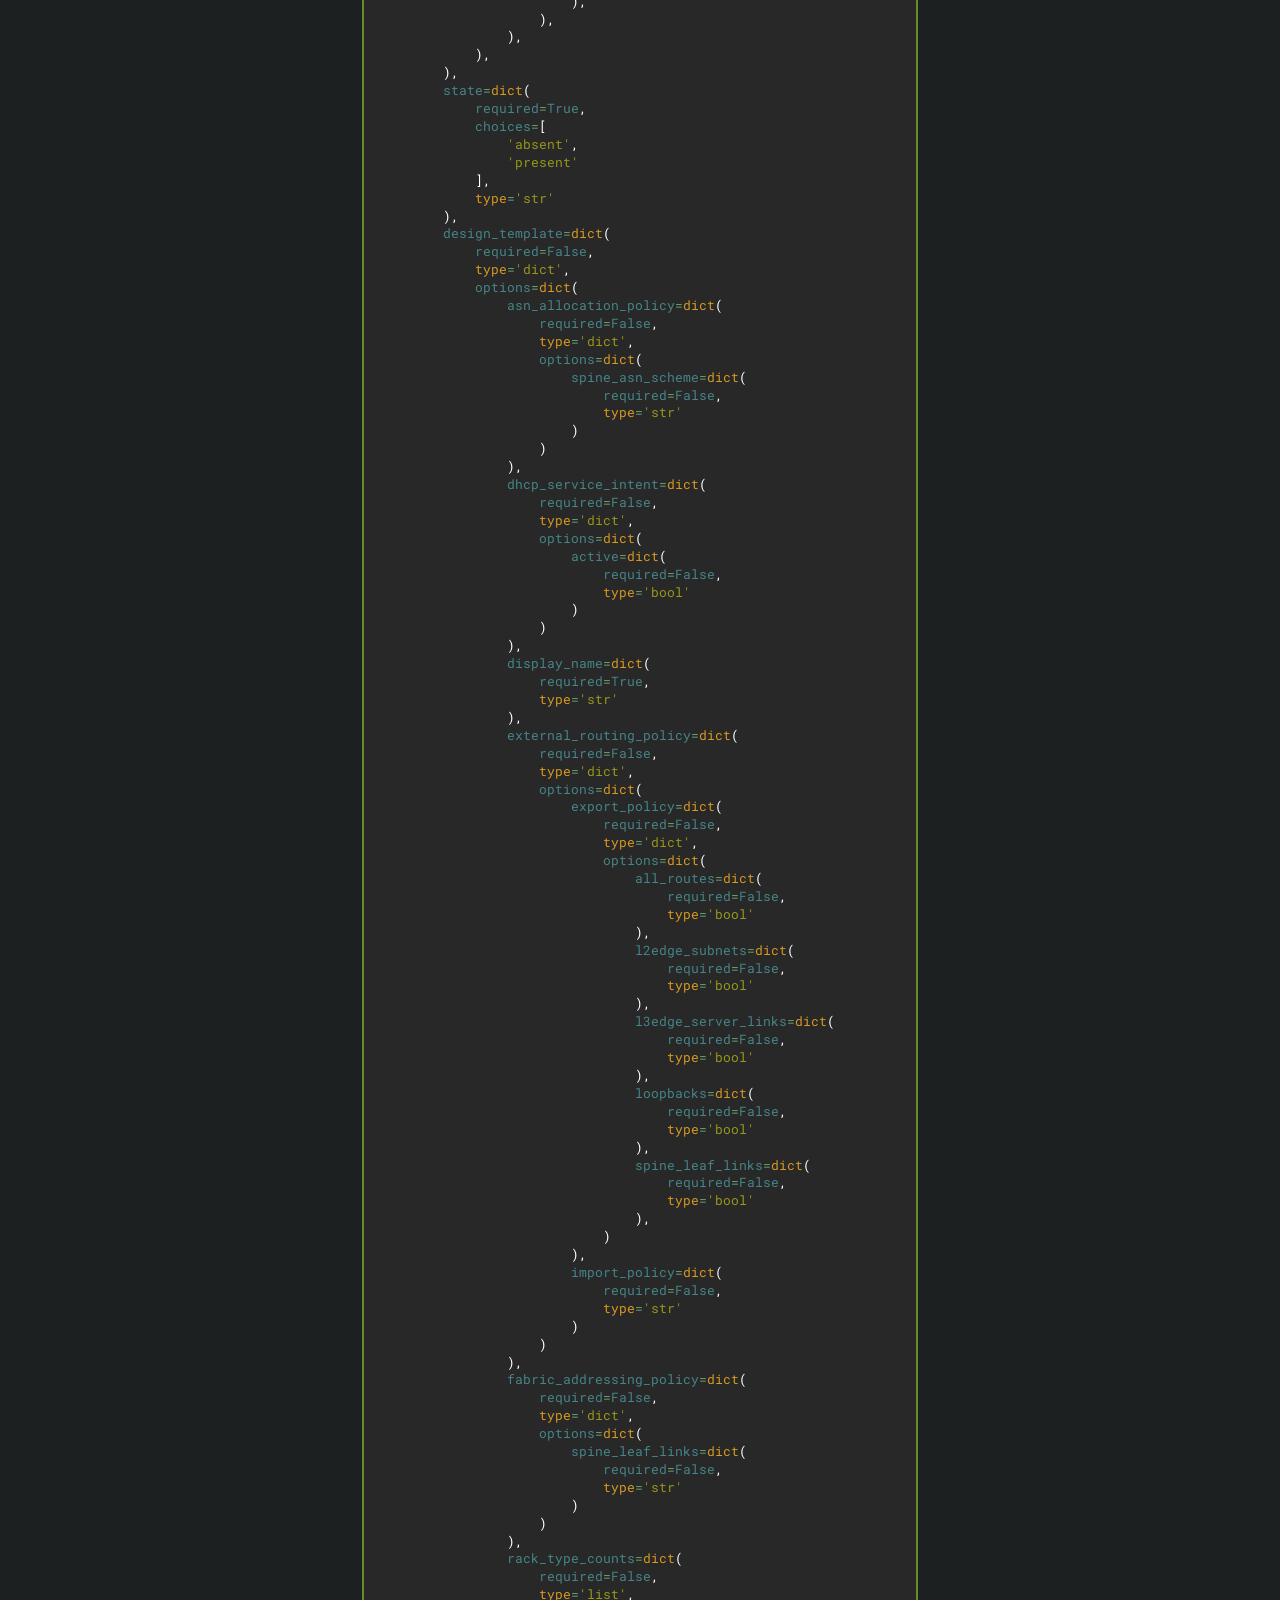
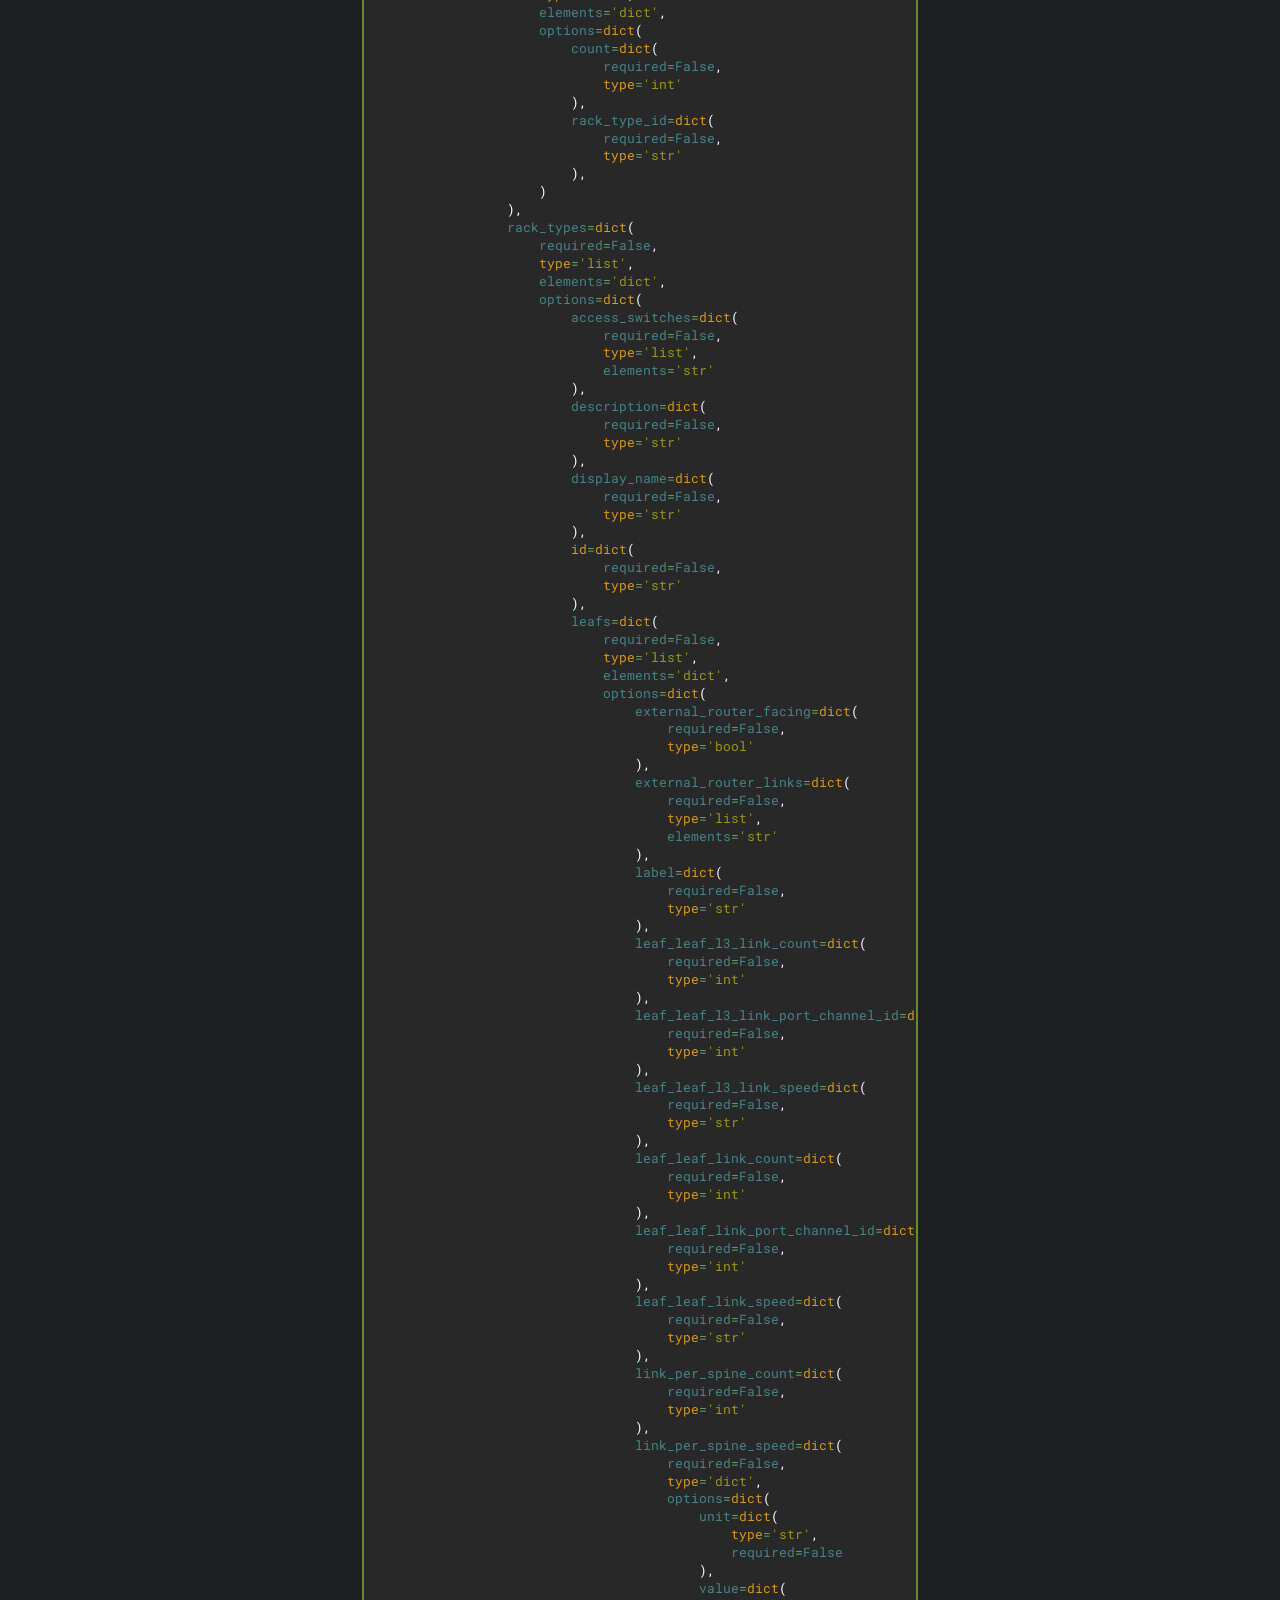
<file: design/index.html>
<!doctype html>
<html lang="en" class="no-js">
  <head>
    
      <meta charset="utf-8">
      <meta name="viewport" content="width=device-width,initial-scale=1">
      
        <meta name="description" content="Apstra ServiceNow Demo">
      
      
        <meta name="author" content="cdot65">
      
      
      <link rel="icon" href="../assets/images/favicon.png">
      <meta name="generator" content="mkdocs-1.3.1, mkdocs-material-8.3.9">
    
    
      
        <title>design - Apstra ServiceNow Demo</title>
      
    
    
      <link rel="stylesheet" href="../assets/stylesheets/main.1d29e8d0.min.css">
      
        
        <link rel="stylesheet" href="../assets/stylesheets/palette.cbb835fc.min.css">
        
      
      
    
    
    
      
        
        
        <link rel="preconnect" href="https://fonts.gstatic.com" crossorigin>
        <link rel="stylesheet" href="https://fonts.googleapis.com/css?family=Roboto:300,300i,400,400i,700,700i%7CRoboto+Mono:400,400i,700,700i&display=fallback">
        <style>:root{--md-text-font:"Roboto";--md-code-font:"Roboto Mono"}</style>
      
    
    
      <link rel="stylesheet" href="../stylesheets/cdot65.css">
    
    <script>__md_scope=new URL("..",location),__md_get=(e,_=localStorage,t=__md_scope)=>JSON.parse(_.getItem(t.pathname+"."+e)),__md_set=(e,_,t=localStorage,a=__md_scope)=>{try{t.setItem(a.pathname+"."+e,JSON.stringify(_))}catch(e){}}</script>
    
      

    
    
  </head>
  
  
    
    
    
    
    
    <body dir="ltr" data-md-color-scheme="" data-md-color-primary="none" data-md-color-accent="none">
  
    
    
    <input class="md-toggle" data-md-toggle="drawer" type="checkbox" id="__drawer" autocomplete="off">
    <input class="md-toggle" data-md-toggle="search" type="checkbox" id="__search" autocomplete="off">
    <label class="md-overlay" for="__drawer"></label>
    <div data-md-component="skip">
      
        
        <a href="#cdotapstradesign" class="md-skip">
          Skip to content
        </a>
      
    </div>
    <div data-md-component="announce">
      
    </div>
    
    
      

<header class="md-header" data-md-component="header">
  <nav class="md-header__inner md-grid" aria-label="Header">
    <a href=".." title="Apstra ServiceNow Demo" class="md-header__button md-logo" aria-label="Apstra ServiceNow Demo" data-md-component="logo">
      
  
  <svg xmlns="http://www.w3.org/2000/svg" viewBox="0 0 24 24"><path d="M12 8a3 3 0 0 0 3-3 3 3 0 0 0-3-3 3 3 0 0 0-3 3 3 3 0 0 0 3 3m0 3.54C9.64 9.35 6.5 8 3 8v11c3.5 0 6.64 1.35 9 3.54 2.36-2.19 5.5-3.54 9-3.54V8c-3.5 0-6.64 1.35-9 3.54Z"/></svg>

    </a>
    <label class="md-header__button md-icon" for="__drawer">
      <svg xmlns="http://www.w3.org/2000/svg" viewBox="0 0 24 24"><path d="M3 6h18v2H3V6m0 5h18v2H3v-2m0 5h18v2H3v-2Z"/></svg>
    </label>
    <div class="md-header__title" data-md-component="header-title">
      <div class="md-header__ellipsis">
        <div class="md-header__topic">
          <span class="md-ellipsis">
            Apstra ServiceNow Demo
          </span>
        </div>
        <div class="md-header__topic" data-md-component="header-topic">
          <span class="md-ellipsis">
            
              design
            
          </span>
        </div>
      </div>
    </div>
    
    
    
      <label class="md-header__button md-icon" for="__search">
        <svg xmlns="http://www.w3.org/2000/svg" viewBox="0 0 24 24"><path d="M9.5 3A6.5 6.5 0 0 1 16 9.5c0 1.61-.59 3.09-1.56 4.23l.27.27h.79l5 5-1.5 1.5-5-5v-.79l-.27-.27A6.516 6.516 0 0 1 9.5 16 6.5 6.5 0 0 1 3 9.5 6.5 6.5 0 0 1 9.5 3m0 2C7 5 5 7 5 9.5S7 14 9.5 14 14 12 14 9.5 12 5 9.5 5Z"/></svg>
      </label>
      <div class="md-search" data-md-component="search" role="dialog">
  <label class="md-search__overlay" for="__search"></label>
  <div class="md-search__inner" role="search">
    <form class="md-search__form" name="search">
      <input type="text" class="md-search__input" name="query" aria-label="Search" placeholder="Search" autocapitalize="off" autocorrect="off" autocomplete="off" spellcheck="false" data-md-component="search-query" required>
      <label class="md-search__icon md-icon" for="__search">
        <svg xmlns="http://www.w3.org/2000/svg" viewBox="0 0 24 24"><path d="M9.5 3A6.5 6.5 0 0 1 16 9.5c0 1.61-.59 3.09-1.56 4.23l.27.27h.79l5 5-1.5 1.5-5-5v-.79l-.27-.27A6.516 6.516 0 0 1 9.5 16 6.5 6.5 0 0 1 3 9.5 6.5 6.5 0 0 1 9.5 3m0 2C7 5 5 7 5 9.5S7 14 9.5 14 14 12 14 9.5 12 5 9.5 5Z"/></svg>
        <svg xmlns="http://www.w3.org/2000/svg" viewBox="0 0 24 24"><path d="M20 11v2H8l5.5 5.5-1.42 1.42L4.16 12l7.92-7.92L13.5 5.5 8 11h12Z"/></svg>
      </label>
      <nav class="md-search__options" aria-label="Search">
        
        <button type="reset" class="md-search__icon md-icon" aria-label="Clear" tabindex="-1">
          <svg xmlns="http://www.w3.org/2000/svg" viewBox="0 0 24 24"><path d="M19 6.41 17.59 5 12 10.59 6.41 5 5 6.41 10.59 12 5 17.59 6.41 19 12 13.41 17.59 19 19 17.59 13.41 12 19 6.41Z"/></svg>
        </button>
      </nav>
      
    </form>
    <div class="md-search__output">
      <div class="md-search__scrollwrap" data-md-scrollfix>
        <div class="md-search-result" data-md-component="search-result">
          <div class="md-search-result__meta">
            Initializing search
          </div>
          <ol class="md-search-result__list"></ol>
        </div>
      </div>
    </div>
  </div>
</div>
    
    
      <div class="md-header__source">
        <a href="https://github.com/cdot65/apstra-servicenow-demo" title="Go to repository" class="md-source" data-md-component="source">
  <div class="md-source__icon md-icon">
    
    <svg xmlns="http://www.w3.org/2000/svg" viewBox="0 0 448 512"><!--! Font Awesome Free 6.1.1 by @fontawesome - https://fontawesome.com License - https://fontawesome.com/license/free (Icons: CC BY 4.0, Fonts: SIL OFL 1.1, Code: MIT License) Copyright 2022 Fonticons, Inc.--><path d="M439.55 236.05 244 40.45a28.87 28.87 0 0 0-40.81 0l-40.66 40.63 51.52 51.52c27.06-9.14 52.68 16.77 43.39 43.68l49.66 49.66c34.23-11.8 61.18 31 35.47 56.69-26.49 26.49-70.21-2.87-56-37.34L240.22 199v121.85c25.3 12.54 22.26 41.85 9.08 55a34.34 34.34 0 0 1-48.55 0c-17.57-17.6-11.07-46.91 11.25-56v-123c-20.8-8.51-24.6-30.74-18.64-45L142.57 101 8.45 235.14a28.86 28.86 0 0 0 0 40.81l195.61 195.6a28.86 28.86 0 0 0 40.8 0l194.69-194.69a28.86 28.86 0 0 0 0-40.81z"/></svg>
  </div>
  <div class="md-source__repository">
    apstra-servicenow-demo
  </div>
</a>
      </div>
    
  </nav>
  
</header>
    
    <div class="md-container" data-md-component="container">
      
      
        
          
        
      
      <main class="md-main" data-md-component="main">
        <div class="md-main__inner md-grid">
          
            
              
              <div class="md-sidebar md-sidebar--primary" data-md-component="sidebar" data-md-type="navigation" >
                <div class="md-sidebar__scrollwrap">
                  <div class="md-sidebar__inner">
                    


<nav class="md-nav md-nav--primary" aria-label="Navigation" data-md-level="0">
  <label class="md-nav__title" for="__drawer">
    <a href=".." title="Apstra ServiceNow Demo" class="md-nav__button md-logo" aria-label="Apstra ServiceNow Demo" data-md-component="logo">
      
  
  <svg xmlns="http://www.w3.org/2000/svg" viewBox="0 0 24 24"><path d="M12 8a3 3 0 0 0 3-3 3 3 0 0 0-3-3 3 3 0 0 0-3 3 3 3 0 0 0 3 3m0 3.54C9.64 9.35 6.5 8 3 8v11c3.5 0 6.64 1.35 9 3.54 2.36-2.19 5.5-3.54 9-3.54V8c-3.5 0-6.64 1.35-9 3.54Z"/></svg>

    </a>
    Apstra ServiceNow Demo
  </label>
  
    <div class="md-nav__source">
      <a href="https://github.com/cdot65/apstra-servicenow-demo" title="Go to repository" class="md-source" data-md-component="source">
  <div class="md-source__icon md-icon">
    
    <svg xmlns="http://www.w3.org/2000/svg" viewBox="0 0 448 512"><!--! Font Awesome Free 6.1.1 by @fontawesome - https://fontawesome.com License - https://fontawesome.com/license/free (Icons: CC BY 4.0, Fonts: SIL OFL 1.1, Code: MIT License) Copyright 2022 Fonticons, Inc.--><path d="M439.55 236.05 244 40.45a28.87 28.87 0 0 0-40.81 0l-40.66 40.63 51.52 51.52c27.06-9.14 52.68 16.77 43.39 43.68l49.66 49.66c34.23-11.8 61.18 31 35.47 56.69-26.49 26.49-70.21-2.87-56-37.34L240.22 199v121.85c25.3 12.54 22.26 41.85 9.08 55a34.34 34.34 0 0 1-48.55 0c-17.57-17.6-11.07-46.91 11.25-56v-123c-20.8-8.51-24.6-30.74-18.64-45L142.57 101 8.45 235.14a28.86 28.86 0 0 0 0 40.81l195.61 195.6a28.86 28.86 0 0 0 40.8 0l194.69-194.69a28.86 28.86 0 0 0 0-40.81z"/></svg>
  </div>
  <div class="md-source__repository">
    apstra-servicenow-demo
  </div>
</a>
    </div>
  
  <ul class="md-nav__list" data-md-scrollfix>
    
      
      
      

  
  
  
    <li class="md-nav__item">
      <a href=".." class="md-nav__link">
        Homepage
      </a>
    </li>
  

    
      
      
      

  
  
    
  
  
    
    <li class="md-nav__item md-nav__item--active md-nav__item--nested">
      
      
        <input class="md-nav__toggle md-toggle" data-md-toggle="__nav_2" type="checkbox" id="__nav_2" checked>
      
      
      
      
        <label class="md-nav__link" for="__nav_2">
          Ansible Modules
          <span class="md-nav__icon md-icon"></span>
        </label>
      
      <nav class="md-nav" aria-label="Ansible Modules" data-md-level="1">
        <label class="md-nav__title" for="__nav_2">
          <span class="md-nav__icon md-icon"></span>
          Ansible Modules
        </label>
        <ul class="md-nav__list" data-md-scrollfix>
          
            
              
  
  
  
    <li class="md-nav__item">
      <a href="../blueprint/" class="md-nav__link">
        blueprint
      </a>
    </li>
  

            
          
            
              
  
  
    
  
  
    <li class="md-nav__item md-nav__item--active">
      
      <input class="md-nav__toggle md-toggle" data-md-toggle="toc" type="checkbox" id="__toc">
      
      
        
      
      
        <label class="md-nav__link md-nav__link--active" for="__toc">
          design
          <span class="md-nav__icon md-icon"></span>
        </label>
      
      <a href="./" class="md-nav__link md-nav__link--active">
        design
      </a>
      
        

<nav class="md-nav md-nav--secondary" aria-label="Table of contents">
  
  
  
    
  
  
    <label class="md-nav__title" for="__toc">
      <span class="md-nav__icon md-icon"></span>
      Table of contents
    </label>
    <ul class="md-nav__list" data-md-component="toc" data-md-scrollfix>
      
        <li class="md-nav__item">
  <a href="#design" class="md-nav__link">
    design
  </a>
  
</li>
      
        <li class="md-nav__item">
  <a href="#manage-your-designs" class="md-nav__link">
    Manage your designs
  </a>
  
    <nav class="md-nav" aria-label="Manage your designs">
      <ul class="md-nav__list">
        
          <li class="md-nav__item">
  <a href="#supported-resources" class="md-nav__link">
    Supported resources
  </a>
  
</li>
        
      </ul>
    </nav>
  
</li>
      
        <li class="md-nav__item">
  <a href="#example" class="md-nav__link">
    Example
  </a>
  
</li>
      
        <li class="md-nav__item">
  <a href="#data-model" class="md-nav__link">
    Data Model
  </a>
  
</li>
      
    </ul>
  
</nav>
      
    </li>
  

            
          
            
              
  
  
  
    <li class="md-nav__item">
      <a href="../resources/" class="md-nav__link">
        resources
      </a>
    </li>
  

            
          
        </ul>
      </nav>
    </li>
  

    
  </ul>
</nav>
                  </div>
                </div>
              </div>
            
            
              
              <div class="md-sidebar md-sidebar--secondary" data-md-component="sidebar" data-md-type="toc" >
                <div class="md-sidebar__scrollwrap">
                  <div class="md-sidebar__inner">
                    

<nav class="md-nav md-nav--secondary" aria-label="Table of contents">
  
  
  
    
  
  
    <label class="md-nav__title" for="__toc">
      <span class="md-nav__icon md-icon"></span>
      Table of contents
    </label>
    <ul class="md-nav__list" data-md-component="toc" data-md-scrollfix>
      
        <li class="md-nav__item">
  <a href="#design" class="md-nav__link">
    design
  </a>
  
</li>
      
        <li class="md-nav__item">
  <a href="#manage-your-designs" class="md-nav__link">
    Manage your designs
  </a>
  
    <nav class="md-nav" aria-label="Manage your designs">
      <ul class="md-nav__list">
        
          <li class="md-nav__item">
  <a href="#supported-resources" class="md-nav__link">
    Supported resources
  </a>
  
</li>
        
      </ul>
    </nav>
  
</li>
      
        <li class="md-nav__item">
  <a href="#example" class="md-nav__link">
    Example
  </a>
  
</li>
      
        <li class="md-nav__item">
  <a href="#data-model" class="md-nav__link">
    Data Model
  </a>
  
</li>
      
    </ul>
  
</nav>
                  </div>
                </div>
              </div>
            
          
          <div class="md-content" data-md-component="content">
            <article class="md-content__inner md-typeset">
              
                
  <a href="https://github.com/cdot65/apstra-servicenow-demo/edit/master/docs/design.md" title="Edit this page" class="md-content__button md-icon">
    <svg xmlns="http://www.w3.org/2000/svg" viewBox="0 0 24 24"><path d="M20.71 7.04c.39-.39.39-1.04 0-1.41l-2.34-2.34c-.37-.39-1.02-.39-1.41 0l-1.84 1.83 3.75 3.75M3 17.25V21h3.75L17.81 9.93l-3.75-3.75L3 17.25Z"/></svg>
  </a>



<h1 id="cdotapstradesign">cdot.apstra.design<a class="headerlink" href="#cdotapstradesign" title="Permanent link">#</a></h1>
<h2 id="design">design<a class="headerlink" href="#design" title="Permanent link">#</a></h2>
<p>You will find all repositories related to design on this page.</p>
<h2 id="manage-your-designs">Manage your designs<a class="headerlink" href="#manage-your-designs" title="Permanent link">#</a></h2>
<p>This module will allow you to manage your design elements within Apstra.</p>
<p>Feature set as of version 0.0.1:</p>
<ul>
<li>manage Logical Devices, Rack Types, Templates, Intereface Mapping</li>
<li>idempotent</li>
</ul>
<h3 id="supported-resources">Supported resources<a class="headerlink" href="#supported-resources" title="Permanent link">#</a></h3>
<p>Suported Resources:</p>
<table>
<thead>
<tr>
<th>Design Element</th>
<th>type</th>
</tr>
</thead>
<tbody>
<tr>
<td>Interface Mapping</td>
<td>interface-maps</td>
</tr>
<tr>
<td>Logical Device</td>
<td>logical-devices</td>
</tr>
<tr>
<td>Rack Types</td>
<td>rack-types</td>
</tr>
<tr>
<td>Templates</td>
<td>templates</td>
</tr>
</tbody>
</table>
<h2 id="example">Example<a class="headerlink" href="#example" title="Permanent link">#</a></h2>
<p>Here is a basic example of using the module to mange your designs in Apstra</p>
<div class="highlight"><span class="filename">cdot65/apstra/tests/tests.yaml</span><pre><span></span><code><span class="nn">---</span><span class="w"></span>
<span class="c1">### #################################################################</span><span class="w"></span>
<span class="c1">### # CREATE DESIGN PLAY</span><span class="w"></span>
<span class="c1">### #################################################################</span><span class="w"></span>
<span class="p p-Indicator">-</span><span class="w"> </span><span class="nt">hosts</span><span class="p">:</span><span class="w"> </span><span class="l l-Scalar l-Scalar-Plain">localhost</span><span class="w"></span>
<span class="w">  </span><span class="nt">gather_facts</span><span class="p">:</span><span class="w"> </span><span class="l l-Scalar l-Scalar-Plain">False</span><span class="w"></span>
<span class="w">  </span><span class="nt">become</span><span class="p">:</span><span class="w"> </span><span class="l l-Scalar l-Scalar-Plain">False</span><span class="w"></span>
<span class="w">  </span><span class="nt">tasks</span><span class="p">:</span><span class="w"></span>
<span class="w">    </span><span class="c1">### #################################################################</span><span class="w"></span>
<span class="w">    </span><span class="c1">### # AUTHENTICATE AND RECEIVE AN API TOKEN FROM THE APSTRA SERVER</span><span class="w"></span>
<span class="w">    </span><span class="c1">### #################################################################</span><span class="w"></span>
<span class="w">    </span><span class="p p-Indicator">-</span><span class="w"> </span><span class="nt">name</span><span class="p">:</span><span class="w"> </span><span class="l l-Scalar l-Scalar-Plain">retrieve an API token for our session</span><span class="w"></span>
<span class="w">      </span><span class="nt">ansible.builtin.uri</span><span class="p">:</span><span class="w"></span>
<span class="w">        </span><span class="nt">url</span><span class="p">:</span><span class="w"> </span><span class="l l-Scalar l-Scalar-Plain">https://apstra.dmz.home/api/user/login</span><span class="w"></span>
<span class="w">        </span><span class="nt">method</span><span class="p">:</span><span class="w"> </span><span class="l l-Scalar l-Scalar-Plain">POST</span><span class="w"></span>
<span class="w">        </span><span class="nt">headers</span><span class="p">:</span><span class="w"></span>
<span class="w">            </span><span class="nt">Content-Type</span><span class="p">:</span><span class="w"> </span><span class="l l-Scalar l-Scalar-Plain">application/json</span><span class="w"></span>
<span class="w">        </span><span class="nt">status_code</span><span class="p">:</span><span class="w"> </span><span class="l l-Scalar l-Scalar-Plain">201</span><span class="w"></span>
<span class="w">        </span><span class="nt">validate_certs</span><span class="p">:</span><span class="w"> </span><span class="l l-Scalar l-Scalar-Plain">False</span><span class="w"></span>
<span class="w">        </span><span class="nt">body_format</span><span class="p">:</span><span class="w"> </span><span class="l l-Scalar l-Scalar-Plain">json</span><span class="w"></span>
<span class="w">        </span><span class="nt">body</span><span class="p">:</span><span class="w"></span>
<span class="w">            </span><span class="nt">username</span><span class="p">:</span><span class="w"> </span><span class="l l-Scalar l-Scalar-Plain">apstra</span><span class="w"></span>
<span class="w">            </span><span class="nt">password</span><span class="p">:</span><span class="w"> </span><span class="l l-Scalar l-Scalar-Plain">apstra123</span><span class="w"></span>
<span class="w">      </span><span class="nt">register</span><span class="p">:</span><span class="w"> </span><span class="l l-Scalar l-Scalar-Plain">api_token</span><span class="w"></span>

<span class="w">    </span><span class="p p-Indicator">-</span><span class="w"> </span><span class="nt">name</span><span class="p">:</span><span class="w"> </span><span class="l l-Scalar l-Scalar-Plain">create &#39;api_token&#39; object by setting it equal to value in response</span><span class="w"></span>
<span class="w">      </span><span class="nt">ansible.builtin.set_fact</span><span class="p">:</span><span class="w"></span>
<span class="w">        </span><span class="nt">api_token</span><span class="p">:</span><span class="w"> </span><span class="s">&quot;example123&quot;</span><span class="w">      </span>

<span class="w">    </span><span class="c1">### #################################################################</span><span class="w"></span>
<span class="w">    </span><span class="c1">### # CREATE A NEW LOGICAL DEVICE ON APSTRA SERVER</span><span class="w"></span>
<span class="w">    </span><span class="c1">### #################################################################</span><span class="w"></span>
<span class="w">    </span><span class="p p-Indicator">-</span><span class="w"> </span><span class="nt">name</span><span class="p">:</span><span class="w"> </span><span class="l l-Scalar l-Scalar-Plain">Create a logical device</span><span class="w"></span>
<span class="w">      </span><span class="nt">cdot65.apstra.design</span><span class="p">:</span><span class="w"></span>
<span class="w">        </span><span class="c1"># define server connectivity options</span><span class="w"></span>
<span class="w">        </span><span class="nt">server</span><span class="p">:</span><span class="w"> </span><span class="l l-Scalar l-Scalar-Plain">apstra.dmz.home</span><span class="w"></span>
<span class="w">        </span><span class="nt">port</span><span class="p">:</span><span class="w"> </span><span class="l l-Scalar l-Scalar-Plain">443</span><span class="w"></span>
<span class="w">        </span><span class="nt">validate_certs</span><span class="p">:</span><span class="w"> </span><span class="l l-Scalar l-Scalar-Plain">False</span><span class="w"></span>
<span class="w">        </span><span class="nt">api_token</span><span class="p">:</span><span class="w"> </span><span class="s">&quot;example123&quot;</span><span class="w"></span>

<span class="w">        </span><span class="c1"># define design element (logical device)</span><span class="w"></span>
<span class="w">        </span><span class="nt">type</span><span class="p">:</span><span class="w"> </span><span class="s">&quot;logical-devices&quot;</span><span class="w"></span>
<span class="w">        </span><span class="nt">display_name</span><span class="p">:</span><span class="w"> </span><span class="s">&quot;cicd_test&quot;</span><span class="w"></span>
<span class="w">        </span><span class="nt">panels</span><span class="p">:</span><span class="w"></span>
<span class="w">          </span><span class="p p-Indicator">-</span><span class="w"> </span><span class="nt">panel_layout</span><span class="p">:</span><span class="w"></span>
<span class="w">              </span><span class="nt">row_count</span><span class="p">:</span><span class="w"> </span><span class="l l-Scalar l-Scalar-Plain">1</span><span class="w"></span>
<span class="w">              </span><span class="nt">column_count</span><span class="p">:</span><span class="w"> </span><span class="l l-Scalar l-Scalar-Plain">12</span><span class="w"></span>
<span class="w">            </span><span class="nt">port_indexing</span><span class="p">:</span><span class="w"></span>
<span class="w">                </span><span class="nt">order</span><span class="p">:</span><span class="w"> </span><span class="s">&quot;T-B,</span><span class="nv"> </span><span class="s">L-R&quot;</span><span class="w"></span>
<span class="w">                </span><span class="nt">schema</span><span class="p">:</span><span class="w"> </span><span class="s">&quot;absolute&quot;</span><span class="w"></span>
<span class="w">                </span><span class="nt">start_index</span><span class="p">:</span><span class="w"> </span><span class="l l-Scalar l-Scalar-Plain">1</span><span class="w"></span>
<span class="w">            </span><span class="nt">port_groups</span><span class="p">:</span><span class="w"></span>
<span class="w">              </span><span class="p p-Indicator">-</span><span class="w"> </span><span class="nt">count</span><span class="p">:</span><span class="w"> </span><span class="l l-Scalar l-Scalar-Plain">12</span><span class="w"></span>
<span class="w">                </span><span class="nt">roles</span><span class="p">:</span><span class="w"></span>
<span class="w">                  </span><span class="p p-Indicator">-</span><span class="w"> </span><span class="l l-Scalar l-Scalar-Plain">leaf</span><span class="w"></span>
<span class="w">                </span><span class="nt">speed</span><span class="p">:</span><span class="w"></span>
<span class="w">                  </span><span class="nt">value</span><span class="p">:</span><span class="w"> </span><span class="l l-Scalar l-Scalar-Plain">10</span><span class="w"></span>
<span class="w">                  </span><span class="nt">unit</span><span class="p">:</span><span class="w"> </span><span class="s">&quot;G&quot;</span><span class="w"></span>

<span class="w">        </span><span class="c1"># state whether you want to create or delete this resource</span><span class="w"></span>
<span class="w">        </span><span class="nt">state</span><span class="p">:</span><span class="w"> </span><span class="l l-Scalar l-Scalar-Plain">present</span><span class="w"></span>

<span class="w">        </span><span class="c1"># store the output of our task as a new variable to debug later</span><span class="w"></span>
<span class="w">        </span><span class="nt">register</span><span class="p">:</span><span class="w"> </span><span class="l l-Scalar l-Scalar-Plain">cicd_test_logical_device</span><span class="w"></span>

<span class="w">    </span><span class="c1">### #################################################################</span><span class="w"></span>
<span class="w">    </span><span class="c1">### # CREATE A NEW INTERFACE MAPPING ON APSTRA SERVER</span><span class="w"></span>
<span class="w">    </span><span class="c1">### #################################################################</span><span class="w"></span>
<span class="w">    </span><span class="p p-Indicator">-</span><span class="w"> </span><span class="nt">name</span><span class="p">:</span><span class="w"> </span><span class="l l-Scalar l-Scalar-Plain">Create an interface mapping</span><span class="w"></span>
<span class="w">      </span><span class="nt">cdot65.apstra.design</span><span class="p">:</span><span class="w"></span>
<span class="w">        </span><span class="c1"># define server connectivity options</span><span class="w"></span>
<span class="w">        </span><span class="nt">server</span><span class="p">:</span><span class="w"> </span><span class="l l-Scalar l-Scalar-Plain">apstra.dmz.home</span><span class="w"></span>
<span class="w">        </span><span class="nt">port</span><span class="p">:</span><span class="w"> </span><span class="l l-Scalar l-Scalar-Plain">443</span><span class="w"></span>
<span class="w">        </span><span class="nt">validate_certs</span><span class="p">:</span><span class="w"> </span><span class="l l-Scalar l-Scalar-Plain">False</span><span class="w"></span>
<span class="w">        </span><span class="nt">api_token</span><span class="p">:</span><span class="w"> </span><span class="s">&quot;example123&quot;</span><span class="w"></span>

<span class="w">        </span><span class="c1"># define design element (logical device)</span><span class="w"></span>
<span class="w">        </span><span class="nt">type</span><span class="p">:</span><span class="w"> </span><span class="s">&quot;interface-maps&quot;</span><span class="w"></span>
<span class="w">        </span><span class="nt">label</span><span class="p">:</span><span class="w"> </span><span class="s">&quot;cicd_test&quot;</span><span class="w"></span>
<span class="w">        </span><span class="nt">logical_device_id</span><span class="p">:</span><span class="w"> </span><span class="s">&quot;cicd_test&quot;</span><span class="w"></span>
<span class="w">        </span><span class="nt">device_profile_id</span><span class="p">:</span><span class="w"> </span><span class="s">&quot;Juniper_vQFX&quot;</span><span class="w"></span>
<span class="w">        </span><span class="nt">interfaces</span><span class="p">:</span><span class="w"></span>
<span class="w">          </span><span class="p p-Indicator">-</span><span class="w"> </span><span class="nt">name</span><span class="p">:</span><span class="w"> </span><span class="s">&quot;xe-0/0/0&quot;</span><span class="w"></span>
<span class="w">            </span><span class="nt">roles</span><span class="p">:</span><span class="w"></span>
<span class="w">                </span><span class="p p-Indicator">-</span><span class="w"> </span><span class="l l-Scalar l-Scalar-Plain">leaf</span><span class="w"></span>
<span class="w">            </span><span class="nt">mapping</span><span class="p">:</span><span class="w"> </span>
<span class="w">                </span><span class="p p-Indicator">-</span><span class="w"> </span><span class="l l-Scalar l-Scalar-Plain">1</span><span class="w"></span>
<span class="w">                </span><span class="p p-Indicator">-</span><span class="w"> </span><span class="l l-Scalar l-Scalar-Plain">1</span><span class="w"></span>
<span class="w">                </span><span class="p p-Indicator">-</span><span class="w"> </span><span class="l l-Scalar l-Scalar-Plain">1</span><span class="w"></span>
<span class="w">                </span><span class="p p-Indicator">-</span><span class="w"> </span><span class="l l-Scalar l-Scalar-Plain">1</span><span class="w"></span>
<span class="w">                </span><span class="p p-Indicator">-</span><span class="w"> </span><span class="l l-Scalar l-Scalar-Plain">1</span><span class="w"></span>
<span class="w">            </span><span class="nt">state</span><span class="p">:</span><span class="w"> </span><span class="s">&quot;active&quot;</span><span class="w"></span>
<span class="w">            </span><span class="nt">setting</span><span class="p">:</span><span class="w"> </span>
<span class="w">                </span><span class="nt">param</span><span class="p">:</span><span class="w"> </span><span class="s">&quot;{\&quot;interface\&quot;:</span><span class="nv"> </span><span class="s">{\&quot;speed\&quot;:</span><span class="nv"> </span><span class="s">\&quot;\&quot;},</span><span class="nv"> </span><span class="s">\&quot;global\&quot;:</span><span class="nv"> </span><span class="s">{\&quot;speed\&quot;:</span><span class="nv"> </span><span class="s">\&quot;\&quot;}}&quot;</span><span class="w"></span>
<span class="w">            </span><span class="nt">position</span><span class="p">:</span><span class="w"> </span><span class="l l-Scalar l-Scalar-Plain">1</span><span class="w"></span>
<span class="w">            </span><span class="nt">speed</span><span class="p">:</span><span class="w"></span>
<span class="w">                </span><span class="nt">unit</span><span class="p">:</span><span class="w"> </span><span class="s">&quot;G&quot;</span><span class="w"></span>
<span class="w">                </span><span class="nt">value</span><span class="p">:</span><span class="w"> </span><span class="l l-Scalar l-Scalar-Plain">10</span><span class="w"></span>

<span class="w">          </span><span class="p p-Indicator">-</span><span class="w"> </span><span class="nt">name</span><span class="p">:</span><span class="w"> </span><span class="s">&quot;xe-0/0/11&quot;</span><span class="w"></span>
<span class="w">            </span><span class="nt">roles</span><span class="p">:</span><span class="w"></span>
<span class="w">                </span><span class="p p-Indicator">-</span><span class="w"> </span><span class="l l-Scalar l-Scalar-Plain">leaf</span><span class="w"></span>
<span class="w">            </span><span class="nt">mapping</span><span class="p">:</span><span class="w"> </span>
<span class="w">                </span><span class="p p-Indicator">-</span><span class="w"> </span><span class="l l-Scalar l-Scalar-Plain">12</span><span class="w"></span>
<span class="w">                </span><span class="p p-Indicator">-</span><span class="w"> </span><span class="l l-Scalar l-Scalar-Plain">1</span><span class="w"></span>
<span class="w">                </span><span class="p p-Indicator">-</span><span class="w"> </span><span class="l l-Scalar l-Scalar-Plain">1</span><span class="w"></span>
<span class="w">                </span><span class="p p-Indicator">-</span><span class="w"> </span><span class="l l-Scalar l-Scalar-Plain">1</span><span class="w"></span>
<span class="w">                </span><span class="p p-Indicator">-</span><span class="w"> </span><span class="l l-Scalar l-Scalar-Plain">12</span><span class="w"></span>
<span class="w">            </span><span class="nt">state</span><span class="p">:</span><span class="w"> </span><span class="s">&quot;active&quot;</span><span class="w"></span>
<span class="w">            </span><span class="nt">setting</span><span class="p">:</span><span class="w"> </span>
<span class="w">                </span><span class="nt">param</span><span class="p">:</span><span class="w"> </span><span class="s">&quot;{\&quot;interface\&quot;:</span><span class="nv"> </span><span class="s">{\&quot;speed\&quot;:</span><span class="nv"> </span><span class="s">\&quot;\&quot;},</span><span class="nv"> </span><span class="s">\&quot;global\&quot;:</span><span class="nv"> </span><span class="s">{\&quot;speed\&quot;:</span><span class="nv"> </span><span class="s">\&quot;\&quot;}}&quot;</span><span class="w"></span>
<span class="w">            </span><span class="nt">position</span><span class="p">:</span><span class="w"> </span><span class="l l-Scalar l-Scalar-Plain">12</span><span class="w"></span>
<span class="w">            </span><span class="nt">speed</span><span class="p">:</span><span class="w"></span>
<span class="w">                </span><span class="nt">unit</span><span class="p">:</span><span class="w"> </span><span class="s">&quot;G&quot;</span><span class="w"></span>
<span class="w">                </span><span class="nt">value</span><span class="p">:</span><span class="w"> </span><span class="l l-Scalar l-Scalar-Plain">10</span><span class="w"></span>

<span class="w">        </span><span class="c1"># state whether you want to create or delete this resource</span><span class="w"></span>
<span class="w">        </span><span class="nt">state</span><span class="p">:</span><span class="w"> </span><span class="l l-Scalar l-Scalar-Plain">present</span><span class="w"></span>

<span class="w">        </span><span class="c1"># store the output of our task as a new variable to debug later</span><span class="w"></span>
<span class="w">        </span><span class="nt">register</span><span class="p">:</span><span class="w"> </span><span class="l l-Scalar l-Scalar-Plain">cicd_test_interface_maps</span><span class="w"></span>

<span class="w">    </span><span class="c1">### #################################################################</span><span class="w"></span>
<span class="w">    </span><span class="c1">### # CREATE A NEW RACK TYPE ON APSTRA SERVER</span><span class="w"></span>
<span class="w">    </span><span class="c1">### #################################################################</span><span class="w"></span>
<span class="w">    </span><span class="p p-Indicator">-</span><span class="w"> </span><span class="nt">name</span><span class="p">:</span><span class="w"> </span><span class="l l-Scalar l-Scalar-Plain">Create a Rack Type</span><span class="w"></span>
<span class="w">      </span><span class="nt">cdot65.apstra.design</span><span class="p">:</span><span class="w"></span>
<span class="w">        </span><span class="c1"># define server connectivity options</span><span class="w"></span>
<span class="w">        </span><span class="nt">server</span><span class="p">:</span><span class="w"> </span><span class="l l-Scalar l-Scalar-Plain">apstra.dmz.home</span><span class="w"></span>
<span class="w">        </span><span class="nt">port</span><span class="p">:</span><span class="w"> </span><span class="l l-Scalar l-Scalar-Plain">443</span><span class="w"></span>
<span class="w">        </span><span class="nt">validate_certs</span><span class="p">:</span><span class="w"> </span><span class="l l-Scalar l-Scalar-Plain">False</span><span class="w"></span>
<span class="w">        </span><span class="nt">api_token</span><span class="p">:</span><span class="w"> </span><span class="s">&quot;example123&quot;</span><span class="w"></span>

<span class="w">        </span><span class="c1"># define design element (logical device)</span><span class="w"></span>
<span class="w">        </span><span class="nt">type</span><span class="p">:</span><span class="w"> </span><span class="s">&quot;rack-types&quot;</span><span class="w"></span>
<span class="w">        </span><span class="nt">label</span><span class="p">:</span><span class="w"> </span><span class="s">&quot;cicd_test&quot;</span><span class="w"></span>
<span class="w">        </span><span class="nt">access_switches</span><span class="p">:</span><span class="w"> </span><span class="p p-Indicator">[]</span><span class="w"></span>
<span class="w">        </span><span class="nt">description</span><span class="p">:</span><span class="w"> </span><span class="l l-Scalar l-Scalar-Plain">cicd_test</span><span class="w"></span>
<span class="w">        </span><span class="nt">display_name</span><span class="p">:</span><span class="w"> </span><span class="l l-Scalar l-Scalar-Plain">cicd_test</span><span class="w"></span>
<span class="w">        </span><span class="nt">id</span><span class="p">:</span><span class="w"> </span><span class="l l-Scalar l-Scalar-Plain">cicd_test</span><span class="w"></span>
<span class="w">        </span><span class="nt">leafs</span><span class="p">:</span><span class="w"></span>
<span class="w">          </span><span class="p p-Indicator">-</span><span class="w"> </span><span class="nt">link_per_spine_count</span><span class="p">:</span><span class="w"> </span><span class="l l-Scalar l-Scalar-Plain">1</span><span class="w"></span>
<span class="w">            </span><span class="nt">redundancy_protocol</span><span class="p">:</span><span class="w"></span>
<span class="w">            </span><span class="nt">leaf_leaf_link_speed</span><span class="p">:</span><span class="w"></span>
<span class="w">            </span><span class="nt">external_router_links</span><span class="p">:</span><span class="w"> </span><span class="p p-Indicator">[]</span><span class="w"></span>
<span class="w">            </span><span class="nt">leaf_leaf_l3_link_count</span><span class="p">:</span><span class="w"> </span><span class="l l-Scalar l-Scalar-Plain">0</span><span class="w"></span>
<span class="w">            </span><span class="nt">leaf_leaf_l3_link_speed</span><span class="p">:</span><span class="w"></span>
<span class="w">            </span><span class="nt">link_per_spine_speed</span><span class="p">:</span><span class="w"></span>
<span class="w">                </span><span class="nt">unit</span><span class="p">:</span><span class="w"> </span><span class="l l-Scalar l-Scalar-Plain">G</span><span class="w"></span>
<span class="w">                </span><span class="nt">value</span><span class="p">:</span><span class="w"> </span><span class="l l-Scalar l-Scalar-Plain">10</span><span class="w"></span>
<span class="w">            </span><span class="nt">external_router_facing</span><span class="p">:</span><span class="w"> </span><span class="l l-Scalar l-Scalar-Plain">false</span><span class="w"></span>
<span class="w">            </span><span class="nt">label</span><span class="p">:</span><span class="w"> </span><span class="l l-Scalar l-Scalar-Plain">cicd_test</span><span class="w"></span>
<span class="w">            </span><span class="nt">leaf_leaf_l3_link_port_channel_id</span><span class="p">:</span><span class="w"> </span><span class="l l-Scalar l-Scalar-Plain">0</span><span class="w"></span>
<span class="w">            </span><span class="nt">leaf_leaf_link_port_channel_id</span><span class="p">:</span><span class="w"> </span><span class="l l-Scalar l-Scalar-Plain">0</span><span class="w"></span>
<span class="w">            </span><span class="nt">logical_device</span><span class="p">:</span><span class="w"> </span><span class="s">&quot;cicd_test&quot;</span><span class="w"></span>
<span class="w">            </span><span class="nt">leaf_leaf_link_count</span><span class="p">:</span><span class="w"> </span><span class="l l-Scalar l-Scalar-Plain">0</span><span class="w"></span>
<span class="w">        </span><span class="nt">logical_devices</span><span class="p">:</span><span class="w"></span>
<span class="w">          </span><span class="p p-Indicator">-</span><span class="w"> </span><span class="nt">display_name</span><span class="p">:</span><span class="w"> </span><span class="l l-Scalar l-Scalar-Plain">AOS-1x10-1</span><span class="w"></span>
<span class="w">            </span><span class="nt">id</span><span class="p">:</span><span class="w"> </span><span class="l l-Scalar l-Scalar-Plain">AOS-1x10-1</span><span class="w"></span>
<span class="w">            </span><span class="nt">panels</span><span class="p">:</span><span class="w"></span>
<span class="w">              </span><span class="p p-Indicator">-</span><span class="w"> </span><span class="nt">panel_layout</span><span class="p">:</span><span class="w"></span>
<span class="w">                    </span><span class="nt">row_count</span><span class="p">:</span><span class="w"> </span><span class="l l-Scalar l-Scalar-Plain">1</span><span class="w"></span>
<span class="w">                    </span><span class="nt">column_count</span><span class="p">:</span><span class="w"> </span><span class="l l-Scalar l-Scalar-Plain">1</span><span class="w"></span>
<span class="w">                </span><span class="nt">port_indexing</span><span class="p">:</span><span class="w"></span>
<span class="w">                    </span><span class="nt">order</span><span class="p">:</span><span class="w"> </span><span class="l l-Scalar l-Scalar-Plain">T-B, L-R</span><span class="w"></span>
<span class="w">                    </span><span class="nt">start_index</span><span class="p">:</span><span class="w"> </span><span class="l l-Scalar l-Scalar-Plain">1</span><span class="w"></span>
<span class="w">                    </span><span class="nt">schema</span><span class="p">:</span><span class="w"> </span><span class="l l-Scalar l-Scalar-Plain">absolute</span><span class="w"></span>
<span class="w">                </span><span class="nt">port_groups</span><span class="p">:</span><span class="w"></span>
<span class="w">                  </span><span class="p p-Indicator">-</span><span class="w"> </span><span class="nt">count</span><span class="p">:</span><span class="w"> </span><span class="l l-Scalar l-Scalar-Plain">1</span><span class="w"></span>
<span class="w">                    </span><span class="nt">speed</span><span class="p">:</span><span class="w"></span>
<span class="w">                        </span><span class="nt">unit</span><span class="p">:</span><span class="w"> </span><span class="l l-Scalar l-Scalar-Plain">G</span><span class="w"></span>
<span class="w">                        </span><span class="nt">value</span><span class="p">:</span><span class="w"> </span><span class="l l-Scalar l-Scalar-Plain">10</span><span class="w"></span>
<span class="w">                    </span><span class="nt">roles</span><span class="p">:</span><span class="w"></span>
<span class="w">                        </span><span class="p p-Indicator">-</span><span class="w"> </span><span class="l l-Scalar l-Scalar-Plain">leaf</span><span class="w"></span>
<span class="w">                        </span><span class="p p-Indicator">-</span><span class="w"> </span><span class="l l-Scalar l-Scalar-Plain">access</span><span class="w">    </span>
<span class="w">          </span><span class="p p-Indicator">-</span><span class="w"> </span><span class="nt">display_name</span><span class="p">:</span><span class="w"> </span><span class="l l-Scalar l-Scalar-Plain">vqfx_leaf</span><span class="w"></span>
<span class="w">            </span><span class="nt">id</span><span class="p">:</span><span class="w"> </span><span class="s">&quot;cicd_test&quot;</span><span class="w"></span>
<span class="w">            </span><span class="nt">panels</span><span class="p">:</span><span class="w"></span>
<span class="w">              </span><span class="p p-Indicator">-</span><span class="w"> </span><span class="nt">panel_layout</span><span class="p">:</span><span class="w"></span>
<span class="w">                    </span><span class="nt">row_count</span><span class="p">:</span><span class="w"> </span><span class="l l-Scalar l-Scalar-Plain">1</span><span class="w"></span>
<span class="w">                    </span><span class="nt">column_count</span><span class="p">:</span><span class="w"> </span><span class="l l-Scalar l-Scalar-Plain">12</span><span class="w"></span>
<span class="w">                </span><span class="nt">port_indexing</span><span class="p">:</span><span class="w"></span>
<span class="w">                    </span><span class="nt">order</span><span class="p">:</span><span class="w"> </span><span class="l l-Scalar l-Scalar-Plain">T-B, L-R</span><span class="w"></span>
<span class="w">                    </span><span class="nt">start_index</span><span class="p">:</span><span class="w"> </span><span class="l l-Scalar l-Scalar-Plain">1</span><span class="w"></span>
<span class="w">                    </span><span class="nt">schema</span><span class="p">:</span><span class="w"> </span><span class="l l-Scalar l-Scalar-Plain">absolute</span><span class="w"></span>
<span class="w">                </span><span class="nt">port_groups</span><span class="p">:</span><span class="w"></span>
<span class="w">                  </span><span class="p p-Indicator">-</span><span class="w"> </span><span class="nt">count</span><span class="p">:</span><span class="w"> </span><span class="l l-Scalar l-Scalar-Plain">4</span><span class="w"></span>
<span class="w">                    </span><span class="nt">speed</span><span class="p">:</span><span class="w"></span>
<span class="w">                        </span><span class="nt">unit</span><span class="p">:</span><span class="w"> </span><span class="l l-Scalar l-Scalar-Plain">G</span><span class="w"></span>
<span class="w">                        </span><span class="nt">value</span><span class="p">:</span><span class="w"> </span><span class="l l-Scalar l-Scalar-Plain">10</span><span class="w"></span>
<span class="w">                    </span><span class="nt">roles</span><span class="p">:</span><span class="w"></span>
<span class="w">                        </span><span class="p p-Indicator">-</span><span class="w"> </span><span class="l l-Scalar l-Scalar-Plain">spine</span><span class="w"></span>
<span class="w">                  </span><span class="p p-Indicator">-</span><span class="w"> </span><span class="nt">count</span><span class="p">:</span><span class="w"> </span><span class="l l-Scalar l-Scalar-Plain">7</span><span class="w"></span>
<span class="w">                    </span><span class="nt">speed</span><span class="p">:</span><span class="w"></span>
<span class="w">                        </span><span class="nt">unit</span><span class="p">:</span><span class="w"> </span><span class="l l-Scalar l-Scalar-Plain">G</span><span class="w"></span>
<span class="w">                        </span><span class="nt">value</span><span class="p">:</span><span class="w"> </span><span class="l l-Scalar l-Scalar-Plain">10</span><span class="w"></span>
<span class="w">                    </span><span class="nt">roles</span><span class="p">:</span><span class="w"></span>
<span class="w">                        </span><span class="p p-Indicator">-</span><span class="w"> </span><span class="l l-Scalar l-Scalar-Plain">l2_server</span><span class="w"></span>
<span class="w">                        </span><span class="p p-Indicator">-</span><span class="w"> </span><span class="l l-Scalar l-Scalar-Plain">access</span><span class="w"></span>
<span class="w">                        </span><span class="p p-Indicator">-</span><span class="w"> </span><span class="l l-Scalar l-Scalar-Plain">l3_server</span><span class="w"></span>
<span class="w">                  </span><span class="p p-Indicator">-</span><span class="w"> </span><span class="nt">count</span><span class="p">:</span><span class="w"> </span><span class="l l-Scalar l-Scalar-Plain">1</span><span class="w"></span>
<span class="w">                    </span><span class="nt">speed</span><span class="p">:</span><span class="w"></span>
<span class="w">                        </span><span class="nt">unit</span><span class="p">:</span><span class="w"> </span><span class="l l-Scalar l-Scalar-Plain">G</span><span class="w"></span>
<span class="w">                        </span><span class="nt">value</span><span class="p">:</span><span class="w"> </span><span class="l l-Scalar l-Scalar-Plain">10</span><span class="w"></span>
<span class="w">                    </span><span class="nt">roles</span><span class="p">:</span><span class="w"></span>
<span class="w">                        </span><span class="p p-Indicator">-</span><span class="w"> </span><span class="l l-Scalar l-Scalar-Plain">external_router</span><span class="w">    </span>
<span class="w">        </span><span class="nt">servers</span><span class="p">:</span><span class="w"></span>
<span class="w">          </span><span class="p p-Indicator">-</span><span class="w"> </span><span class="nt">count</span><span class="p">:</span><span class="w"> </span><span class="l l-Scalar l-Scalar-Plain">1</span><span class="w"></span>
<span class="w">            </span><span class="nt">ip_version</span><span class="p">:</span><span class="w"> </span><span class="l l-Scalar l-Scalar-Plain">ipv4</span><span class="w"></span>
<span class="w">            </span><span class="nt">port_channel_id_min</span><span class="p">:</span><span class="w"> </span><span class="l l-Scalar l-Scalar-Plain">0</span><span class="w"></span>
<span class="w">            </span><span class="nt">port_channel_id_max</span><span class="p">:</span><span class="w"> </span><span class="l l-Scalar l-Scalar-Plain">0</span><span class="w"></span>
<span class="w">            </span><span class="nt">connectivity_type</span><span class="p">:</span><span class="w"> </span><span class="l l-Scalar l-Scalar-Plain">l2</span><span class="w"></span>
<span class="w">            </span><span class="nt">links</span><span class="p">:</span><span class="w"></span>
<span class="w">              </span><span class="p p-Indicator">-</span><span class="w"> </span><span class="nt">link_per_switch_count</span><span class="p">:</span><span class="w"> </span><span class="l l-Scalar l-Scalar-Plain">1</span><span class="w"></span>
<span class="w">                </span><span class="nt">link_speed</span><span class="p">:</span><span class="w"></span>
<span class="w">                    </span><span class="nt">unit</span><span class="p">:</span><span class="w"> </span><span class="l l-Scalar l-Scalar-Plain">G</span><span class="w"></span>
<span class="w">                    </span><span class="nt">value</span><span class="p">:</span><span class="w"> </span><span class="l l-Scalar l-Scalar-Plain">10</span><span class="w"></span>
<span class="w">                </span><span class="nt">target_switch_label</span><span class="p">:</span><span class="w"> </span><span class="l l-Scalar l-Scalar-Plain">cicd_test</span><span class="w"></span>
<span class="w">                </span><span class="nt">lag_mode</span><span class="p">:</span><span class="w"></span>
<span class="w">                </span><span class="nt">leaf_peer</span><span class="p">:</span><span class="w"></span>
<span class="w">                </span><span class="nt">attachment_type</span><span class="p">:</span><span class="w"> </span><span class="l l-Scalar l-Scalar-Plain">singleAttached</span><span class="w"></span>
<span class="w">                </span><span class="nt">label</span><span class="p">:</span><span class="w"> </span><span class="l l-Scalar l-Scalar-Plain">cicd_test</span><span class="w"></span>
<span class="w">            </span><span class="nt">label</span><span class="p">:</span><span class="w"> </span><span class="l l-Scalar l-Scalar-Plain">cicd_test</span><span class="w"></span>
<span class="w">            </span><span class="nt">logical_device</span><span class="p">:</span><span class="w"> </span><span class="l l-Scalar l-Scalar-Plain">AOS-1x10-1</span><span class="w"></span>

<span class="w">        </span><span class="c1"># state whether you want to create or delete this resource</span><span class="w"></span>
<span class="w">        </span><span class="nt">state</span><span class="p">:</span><span class="w"> </span><span class="l l-Scalar l-Scalar-Plain">present</span><span class="w"></span>

<span class="w">        </span><span class="c1"># store the output of our task as a new variable to debug later</span><span class="w"></span>
<span class="w">        </span><span class="nt">register</span><span class="p">:</span><span class="w"> </span><span class="l l-Scalar l-Scalar-Plain">cicd_test_rack_type</span><span class="w"></span>
</code></pre></div>
<h2 id="data-model">Data Model<a class="headerlink" href="#data-model" title="Permanent link">#</a></h2>
<p>If you&rsquo;d like to see the options available for you within the module, have a look at the data model provided below.</p>
<div class="highlight"><span class="filename">cdot65/apstra/plugins/module_utils/apstra/api.py</span><pre><span></span><code><span class="nd">@staticmethod</span>
<span class="k">def</span> <span class="nf">design_spec</span><span class="p">():</span>
    <span class="k">return</span> <span class="nb">dict</span><span class="p">(</span>
        <span class="n">access_switches</span><span class="o">=</span><span class="nb">dict</span><span class="p">(</span>
            <span class="n">required</span><span class="o">=</span><span class="kc">False</span><span class="p">,</span>
            <span class="nb">type</span><span class="o">=</span><span class="s1">&#39;list&#39;</span><span class="p">,</span>
            <span class="n">elements</span><span class="o">=</span><span class="s1">&#39;str&#39;</span>
        <span class="p">),</span>
        <span class="n">api_token</span><span class="o">=</span><span class="nb">dict</span><span class="p">(</span>
            <span class="n">required</span><span class="o">=</span><span class="kc">True</span><span class="p">,</span>
            <span class="n">fallback</span><span class="o">=</span><span class="p">(</span>
                <span class="n">env_fallback</span><span class="p">,</span> <span class="p">[</span>
                    <span class="s1">&#39;APSTRA_API_TOKEN&#39;</span><span class="p">,</span>
                    <span class="s1">&#39;APSTRA_API_TOKEN&#39;</span><span class="p">,</span>
                    <span class="s1">&#39;API_TOKEN&#39;</span>
                <span class="p">]</span>
            <span class="p">),</span>
            <span class="n">no_log</span><span class="o">=</span><span class="kc">True</span><span class="p">,</span>
            <span class="nb">type</span><span class="o">=</span><span class="s1">&#39;str&#39;</span>
        <span class="p">),</span>
        <span class="n">description</span><span class="o">=</span><span class="nb">dict</span><span class="p">(</span>
            <span class="n">required</span><span class="o">=</span><span class="kc">False</span><span class="p">,</span>
            <span class="nb">type</span><span class="o">=</span><span class="s1">&#39;str&#39;</span>
        <span class="p">),</span>
        <span class="n">device_profile_id</span><span class="o">=</span><span class="nb">dict</span><span class="p">(</span>
            <span class="n">required</span><span class="o">=</span><span class="kc">False</span><span class="p">,</span>
            <span class="nb">type</span><span class="o">=</span><span class="s1">&#39;str&#39;</span>
        <span class="p">),</span>
        <span class="n">display_name</span><span class="o">=</span><span class="nb">dict</span><span class="p">(</span>
            <span class="n">required</span><span class="o">=</span><span class="kc">True</span><span class="p">,</span>
            <span class="n">fallback</span><span class="o">=</span><span class="p">(</span>
                <span class="n">env_fallback</span><span class="p">,</span> <span class="p">[</span>
                    <span class="s1">&#39;APSTRA_USERNAME&#39;</span><span class="p">,</span>
                    <span class="s1">&#39;APSTRA_USERNAME&#39;</span><span class="p">,</span>
                    <span class="s1">&#39;USERNAME&#39;</span>
                <span class="p">]</span>
            <span class="p">),</span>
            <span class="nb">type</span><span class="o">=</span><span class="s1">&#39;str&#39;</span>
        <span class="p">),</span>
        <span class="nb">id</span><span class="o">=</span><span class="nb">dict</span><span class="p">(</span>
            <span class="n">required</span><span class="o">=</span><span class="kc">False</span><span class="p">,</span>
            <span class="nb">type</span><span class="o">=</span><span class="s1">&#39;str&#39;</span>
        <span class="p">),</span>
        <span class="n">interfaces</span><span class="o">=</span><span class="nb">dict</span><span class="p">(</span>
            <span class="n">required</span><span class="o">=</span><span class="kc">False</span><span class="p">,</span>
            <span class="nb">type</span><span class="o">=</span><span class="s1">&#39;list&#39;</span><span class="p">,</span>
            <span class="n">elements</span><span class="o">=</span><span class="s1">&#39;dict&#39;</span><span class="p">,</span>
            <span class="n">options</span><span class="o">=</span><span class="nb">dict</span><span class="p">(</span>
                <span class="n">mapping</span><span class="o">=</span><span class="nb">dict</span><span class="p">(</span>
                    <span class="n">required</span><span class="o">=</span><span class="kc">True</span><span class="p">,</span>
                    <span class="nb">type</span><span class="o">=</span><span class="s1">&#39;list&#39;</span><span class="p">,</span>
                    <span class="n">elements</span><span class="o">=</span><span class="s1">&#39;int&#39;</span>
                <span class="p">),</span>
                <span class="n">name</span><span class="o">=</span><span class="nb">dict</span><span class="p">(</span>
                    <span class="n">required</span><span class="o">=</span><span class="kc">True</span><span class="p">,</span>
                    <span class="nb">type</span><span class="o">=</span><span class="s1">&#39;str&#39;</span><span class="p">,</span>
                <span class="p">),</span>
                <span class="n">position</span><span class="o">=</span><span class="nb">dict</span><span class="p">(</span>
                    <span class="n">required</span><span class="o">=</span><span class="kc">True</span><span class="p">,</span>
                    <span class="nb">type</span><span class="o">=</span><span class="s1">&#39;int&#39;</span><span class="p">,</span>
                <span class="p">),</span>
                <span class="n">roles</span><span class="o">=</span><span class="nb">dict</span><span class="p">(</span>
                    <span class="n">required</span><span class="o">=</span><span class="kc">True</span><span class="p">,</span>
                    <span class="nb">type</span><span class="o">=</span><span class="s1">&#39;list&#39;</span><span class="p">,</span>
                    <span class="n">elements</span><span class="o">=</span><span class="s1">&#39;str&#39;</span>
                <span class="p">),</span>
                <span class="n">setting</span><span class="o">=</span><span class="nb">dict</span><span class="p">(</span>
                    <span class="n">required</span><span class="o">=</span><span class="kc">True</span><span class="p">,</span>
                    <span class="nb">type</span><span class="o">=</span><span class="s1">&#39;dict&#39;</span><span class="p">,</span>
                    <span class="n">options</span><span class="o">=</span><span class="nb">dict</span><span class="p">(</span>
                        <span class="n">param</span><span class="o">=</span><span class="nb">dict</span><span class="p">(</span>
                            <span class="n">required</span><span class="o">=</span><span class="kc">False</span><span class="p">,</span>
                            <span class="nb">type</span><span class="o">=</span><span class="s1">&#39;str&#39;</span>
                        <span class="p">),</span>
                    <span class="p">)</span>
                <span class="p">),</span>
                <span class="n">speed</span><span class="o">=</span><span class="nb">dict</span><span class="p">(</span>
                    <span class="n">required</span><span class="o">=</span><span class="kc">True</span><span class="p">,</span>
                    <span class="nb">type</span><span class="o">=</span><span class="s1">&#39;dict&#39;</span><span class="p">,</span>
                    <span class="n">options</span><span class="o">=</span><span class="nb">dict</span><span class="p">(</span>
                        <span class="n">unit</span><span class="o">=</span><span class="nb">dict</span><span class="p">(</span>
                            <span class="n">required</span><span class="o">=</span><span class="kc">False</span><span class="p">,</span>
                            <span class="nb">type</span><span class="o">=</span><span class="s1">&#39;str&#39;</span>
                        <span class="p">),</span>
                        <span class="n">value</span><span class="o">=</span><span class="nb">dict</span><span class="p">(</span>
                            <span class="n">required</span><span class="o">=</span><span class="kc">False</span><span class="p">,</span>
                            <span class="nb">type</span><span class="o">=</span><span class="s1">&#39;int&#39;</span>
                        <span class="p">),</span>
                    <span class="p">)</span>
                <span class="p">),</span>
                <span class="n">state</span><span class="o">=</span><span class="nb">dict</span><span class="p">(</span>
                    <span class="n">required</span><span class="o">=</span><span class="kc">True</span><span class="p">,</span>
                    <span class="nb">type</span><span class="o">=</span><span class="s1">&#39;str&#39;</span><span class="p">,</span>
                <span class="p">),</span>
            <span class="p">),</span>
        <span class="p">),</span>
        <span class="n">label</span><span class="o">=</span><span class="nb">dict</span><span class="p">(</span>
            <span class="n">required</span><span class="o">=</span><span class="kc">False</span><span class="p">,</span>
            <span class="nb">type</span><span class="o">=</span><span class="s1">&#39;str&#39;</span>
        <span class="p">),</span>
        <span class="n">leafs</span><span class="o">=</span><span class="nb">dict</span><span class="p">(</span>
            <span class="n">required</span><span class="o">=</span><span class="kc">False</span><span class="p">,</span>
            <span class="nb">type</span><span class="o">=</span><span class="s1">&#39;list&#39;</span><span class="p">,</span>
            <span class="n">elements</span><span class="o">=</span><span class="s1">&#39;dict&#39;</span><span class="p">,</span>
            <span class="n">options</span><span class="o">=</span><span class="nb">dict</span><span class="p">(</span>
                <span class="n">external_router_facing</span><span class="o">=</span><span class="nb">dict</span><span class="p">(</span>
                    <span class="n">required</span><span class="o">=</span><span class="kc">True</span><span class="p">,</span>
                    <span class="nb">type</span><span class="o">=</span><span class="s1">&#39;bool&#39;</span><span class="p">,</span>
                <span class="p">),</span>
                <span class="n">external_router_links</span><span class="o">=</span><span class="nb">dict</span><span class="p">(</span>
                    <span class="n">required</span><span class="o">=</span><span class="kc">True</span><span class="p">,</span>
                    <span class="nb">type</span><span class="o">=</span><span class="s1">&#39;list&#39;</span><span class="p">,</span>
                    <span class="n">elements</span><span class="o">=</span><span class="s1">&#39;str&#39;</span>
                <span class="p">),</span>
                <span class="n">label</span><span class="o">=</span><span class="nb">dict</span><span class="p">(</span>
                    <span class="n">required</span><span class="o">=</span><span class="kc">False</span><span class="p">,</span>
                    <span class="nb">type</span><span class="o">=</span><span class="s1">&#39;str&#39;</span><span class="p">,</span>
                <span class="p">),</span>
                <span class="n">leaf_leaf_l3_link_count</span><span class="o">=</span><span class="nb">dict</span><span class="p">(</span>
                    <span class="n">required</span><span class="o">=</span><span class="kc">False</span><span class="p">,</span>
                    <span class="nb">type</span><span class="o">=</span><span class="s1">&#39;int&#39;</span><span class="p">,</span>
                <span class="p">),</span>
                <span class="n">leaf_leaf_l3_link_port_channel_id</span><span class="o">=</span><span class="nb">dict</span><span class="p">(</span>
                    <span class="n">required</span><span class="o">=</span><span class="kc">False</span><span class="p">,</span>
                    <span class="nb">type</span><span class="o">=</span><span class="s1">&#39;int&#39;</span><span class="p">,</span>
                <span class="p">),</span>
                <span class="n">leaf_leaf_l3_link_speed</span><span class="o">=</span><span class="nb">dict</span><span class="p">(</span>
                    <span class="n">required</span><span class="o">=</span><span class="kc">False</span><span class="p">,</span>
                    <span class="nb">type</span><span class="o">=</span><span class="s1">&#39;str&#39;</span><span class="p">,</span>
                <span class="p">),</span>
                <span class="n">leaf_leaf_link_count</span><span class="o">=</span><span class="nb">dict</span><span class="p">(</span>
                    <span class="n">required</span><span class="o">=</span><span class="kc">False</span><span class="p">,</span>
                    <span class="nb">type</span><span class="o">=</span><span class="s1">&#39;int&#39;</span><span class="p">,</span>
                <span class="p">),</span>
                <span class="n">leaf_leaf_link_port_channel_id</span><span class="o">=</span><span class="nb">dict</span><span class="p">(</span>
                    <span class="n">required</span><span class="o">=</span><span class="kc">False</span><span class="p">,</span>
                    <span class="nb">type</span><span class="o">=</span><span class="s1">&#39;int&#39;</span><span class="p">,</span>
                <span class="p">),</span>
                <span class="n">leaf_leaf_link_speed</span><span class="o">=</span><span class="nb">dict</span><span class="p">(</span>
                    <span class="n">required</span><span class="o">=</span><span class="kc">False</span><span class="p">,</span>
                    <span class="nb">type</span><span class="o">=</span><span class="s1">&#39;str&#39;</span><span class="p">,</span>
                <span class="p">),</span>
                <span class="n">link_per_spine_count</span><span class="o">=</span><span class="nb">dict</span><span class="p">(</span>
                    <span class="n">required</span><span class="o">=</span><span class="kc">False</span><span class="p">,</span>
                    <span class="nb">type</span><span class="o">=</span><span class="s1">&#39;int&#39;</span><span class="p">,</span>
                <span class="p">),</span>
                <span class="n">link_per_spine_speed</span><span class="o">=</span><span class="nb">dict</span><span class="p">(</span>
                    <span class="n">required</span><span class="o">=</span><span class="kc">True</span><span class="p">,</span>
                    <span class="nb">type</span><span class="o">=</span><span class="s1">&#39;dict&#39;</span><span class="p">,</span>
                    <span class="n">options</span><span class="o">=</span><span class="nb">dict</span><span class="p">(</span>
                        <span class="n">unit</span><span class="o">=</span><span class="nb">dict</span><span class="p">(</span>
                            <span class="n">required</span><span class="o">=</span><span class="kc">False</span><span class="p">,</span>
                            <span class="nb">type</span><span class="o">=</span><span class="s1">&#39;str&#39;</span>
                        <span class="p">),</span>
                        <span class="n">value</span><span class="o">=</span><span class="nb">dict</span><span class="p">(</span>
                            <span class="n">required</span><span class="o">=</span><span class="kc">False</span><span class="p">,</span>
                            <span class="nb">type</span><span class="o">=</span><span class="s1">&#39;int&#39;</span>
                        <span class="p">)</span>
                    <span class="p">)</span>
                <span class="p">),</span>
                <span class="n">logical_device</span><span class="o">=</span><span class="nb">dict</span><span class="p">(</span>
                    <span class="n">required</span><span class="o">=</span><span class="kc">False</span><span class="p">,</span>
                    <span class="nb">type</span><span class="o">=</span><span class="s1">&#39;str&#39;</span><span class="p">,</span>
                <span class="p">),</span>
                <span class="n">redundancy_protocol</span><span class="o">=</span><span class="nb">dict</span><span class="p">(</span>
                    <span class="n">required</span><span class="o">=</span><span class="kc">False</span><span class="p">,</span>
                    <span class="nb">type</span><span class="o">=</span><span class="s1">&#39;str&#39;</span><span class="p">,</span>
                <span class="p">),</span>
            <span class="p">),</span>
        <span class="p">),</span>
        <span class="n">logical_devices</span><span class="o">=</span><span class="nb">dict</span><span class="p">(</span>
            <span class="n">required</span><span class="o">=</span><span class="kc">False</span><span class="p">,</span>
            <span class="nb">type</span><span class="o">=</span><span class="s1">&#39;list&#39;</span><span class="p">,</span>
            <span class="n">elements</span><span class="o">=</span><span class="s1">&#39;dict&#39;</span><span class="p">,</span>
            <span class="n">options</span><span class="o">=</span><span class="nb">dict</span><span class="p">(</span>
                <span class="n">display_name</span><span class="o">=</span><span class="nb">dict</span><span class="p">(</span>
                    <span class="n">required</span><span class="o">=</span><span class="kc">True</span><span class="p">,</span>
                    <span class="nb">type</span><span class="o">=</span><span class="s1">&#39;str&#39;</span><span class="p">,</span>
                <span class="p">),</span>
                <span class="nb">id</span><span class="o">=</span><span class="nb">dict</span><span class="p">(</span>
                    <span class="n">required</span><span class="o">=</span><span class="kc">True</span><span class="p">,</span>
                    <span class="nb">type</span><span class="o">=</span><span class="s1">&#39;str&#39;</span><span class="p">,</span>
                <span class="p">),</span>
                <span class="n">panels</span><span class="o">=</span><span class="nb">dict</span><span class="p">(</span>
                    <span class="n">required</span><span class="o">=</span><span class="kc">False</span><span class="p">,</span>
                    <span class="nb">type</span><span class="o">=</span><span class="s1">&#39;list&#39;</span><span class="p">,</span>
                    <span class="n">elements</span><span class="o">=</span><span class="s1">&#39;dict&#39;</span><span class="p">,</span>
                    <span class="n">options</span><span class="o">=</span><span class="nb">dict</span><span class="p">(</span>
                        <span class="n">panel_layout</span><span class="o">=</span><span class="nb">dict</span><span class="p">(</span>
                            <span class="n">required</span><span class="o">=</span><span class="kc">True</span><span class="p">,</span>
                            <span class="nb">type</span><span class="o">=</span><span class="s1">&#39;dict&#39;</span><span class="p">,</span>
                            <span class="n">options</span><span class="o">=</span><span class="nb">dict</span><span class="p">(</span>
                                <span class="n">row_count</span><span class="o">=</span><span class="nb">dict</span><span class="p">(</span>
                                    <span class="n">required</span><span class="o">=</span><span class="kc">False</span><span class="p">,</span>
                                    <span class="nb">type</span><span class="o">=</span><span class="s1">&#39;int&#39;</span>
                                <span class="p">),</span>
                                <span class="n">column_count</span><span class="o">=</span><span class="nb">dict</span><span class="p">(</span>
                                    <span class="n">required</span><span class="o">=</span><span class="kc">False</span><span class="p">,</span>
                                    <span class="nb">type</span><span class="o">=</span><span class="s1">&#39;int&#39;</span>
                                <span class="p">),</span>
                            <span class="p">)</span>
                        <span class="p">),</span>
                        <span class="n">port_indexing</span><span class="o">=</span><span class="nb">dict</span><span class="p">(</span>
                            <span class="n">required</span><span class="o">=</span><span class="kc">True</span><span class="p">,</span>
                            <span class="nb">type</span><span class="o">=</span><span class="s1">&#39;dict&#39;</span><span class="p">,</span>
                            <span class="n">options</span><span class="o">=</span><span class="nb">dict</span><span class="p">(</span>
                                <span class="n">order</span><span class="o">=</span><span class="nb">dict</span><span class="p">(</span>
                                    <span class="n">required</span><span class="o">=</span><span class="kc">False</span><span class="p">,</span>
                                    <span class="nb">type</span><span class="o">=</span><span class="s1">&#39;str&#39;</span>
                                <span class="p">),</span>
                                <span class="n">start_index</span><span class="o">=</span><span class="nb">dict</span><span class="p">(</span>
                                    <span class="n">required</span><span class="o">=</span><span class="kc">False</span><span class="p">,</span>
                                    <span class="nb">type</span><span class="o">=</span><span class="s1">&#39;int&#39;</span>
                                <span class="p">),</span>
                                <span class="n">schema</span><span class="o">=</span><span class="nb">dict</span><span class="p">(</span>
                                    <span class="n">required</span><span class="o">=</span><span class="kc">False</span><span class="p">,</span>
                                    <span class="nb">type</span><span class="o">=</span><span class="s1">&#39;str&#39;</span>
                                <span class="p">),</span>
                            <span class="p">)</span>
                        <span class="p">),</span>
                        <span class="n">port_groups</span><span class="o">=</span><span class="nb">dict</span><span class="p">(</span>
                            <span class="n">required</span><span class="o">=</span><span class="kc">False</span><span class="p">,</span>
                            <span class="nb">type</span><span class="o">=</span><span class="s1">&#39;list&#39;</span><span class="p">,</span>
                            <span class="n">elements</span><span class="o">=</span><span class="s1">&#39;dict&#39;</span><span class="p">,</span>
                            <span class="n">options</span><span class="o">=</span><span class="nb">dict</span><span class="p">(</span>
                                <span class="n">count</span><span class="o">=</span><span class="nb">dict</span><span class="p">(</span>
                                    <span class="n">required</span><span class="o">=</span><span class="kc">False</span><span class="p">,</span>
                                    <span class="nb">type</span><span class="o">=</span><span class="s1">&#39;int&#39;</span>
                                <span class="p">),</span>
                                <span class="n">roles</span><span class="o">=</span><span class="nb">dict</span><span class="p">(</span>
                                    <span class="n">required</span><span class="o">=</span><span class="kc">False</span><span class="p">,</span>
                                    <span class="nb">type</span><span class="o">=</span><span class="s1">&#39;list&#39;</span><span class="p">,</span>
                                    <span class="n">elements</span><span class="o">=</span><span class="s1">&#39;str&#39;</span>
                                <span class="p">),</span>
                                <span class="n">speed</span><span class="o">=</span><span class="nb">dict</span><span class="p">(</span>
                                    <span class="n">required</span><span class="o">=</span><span class="kc">True</span><span class="p">,</span>
                                    <span class="nb">type</span><span class="o">=</span><span class="s1">&#39;dict&#39;</span><span class="p">,</span>
                                    <span class="n">options</span><span class="o">=</span><span class="nb">dict</span><span class="p">(</span>
                                        <span class="n">unit</span><span class="o">=</span><span class="nb">dict</span><span class="p">(</span>
                                            <span class="n">required</span><span class="o">=</span><span class="kc">False</span><span class="p">,</span>
                                            <span class="nb">type</span><span class="o">=</span><span class="s1">&#39;str&#39;</span>
                                        <span class="p">),</span>
                                        <span class="n">value</span><span class="o">=</span><span class="nb">dict</span><span class="p">(</span>
                                            <span class="n">required</span><span class="o">=</span><span class="kc">False</span><span class="p">,</span>
                                            <span class="nb">type</span><span class="o">=</span><span class="s1">&#39;int&#39;</span>
                                        <span class="p">),</span>
                                    <span class="p">)</span>
                                <span class="p">),</span>
                            <span class="p">),</span>
                        <span class="p">),</span>
                    <span class="p">),</span>
                <span class="p">),</span>
            <span class="p">),</span>
        <span class="p">),</span>
        <span class="n">logical_device_id</span><span class="o">=</span><span class="nb">dict</span><span class="p">(</span>
            <span class="n">required</span><span class="o">=</span><span class="kc">False</span><span class="p">,</span>
            <span class="nb">type</span><span class="o">=</span><span class="s1">&#39;str&#39;</span>
        <span class="p">),</span>
        <span class="n">name</span><span class="o">=</span><span class="nb">dict</span><span class="p">(</span>
            <span class="n">required</span><span class="o">=</span><span class="kc">False</span><span class="p">,</span>
            <span class="nb">type</span><span class="o">=</span><span class="s1">&#39;str&#39;</span>
        <span class="p">),</span>
        <span class="n">panels</span><span class="o">=</span><span class="nb">dict</span><span class="p">(</span>
            <span class="n">required</span><span class="o">=</span><span class="kc">False</span><span class="p">,</span>
            <span class="nb">type</span><span class="o">=</span><span class="s1">&#39;list&#39;</span><span class="p">,</span>
            <span class="n">elements</span><span class="o">=</span><span class="s1">&#39;dict&#39;</span><span class="p">,</span>
            <span class="n">options</span><span class="o">=</span><span class="nb">dict</span><span class="p">(</span>
                <span class="n">panel_layout</span><span class="o">=</span><span class="nb">dict</span><span class="p">(</span>
                    <span class="n">required</span><span class="o">=</span><span class="kc">True</span><span class="p">,</span>
                    <span class="nb">type</span><span class="o">=</span><span class="s1">&#39;dict&#39;</span><span class="p">,</span>
                    <span class="n">options</span><span class="o">=</span><span class="nb">dict</span><span class="p">(</span>
                        <span class="n">row_count</span><span class="o">=</span><span class="nb">dict</span><span class="p">(</span>
                            <span class="n">required</span><span class="o">=</span><span class="kc">False</span><span class="p">,</span>
                            <span class="nb">type</span><span class="o">=</span><span class="s1">&#39;int&#39;</span>
                        <span class="p">),</span>
                        <span class="n">column_count</span><span class="o">=</span><span class="nb">dict</span><span class="p">(</span>
                            <span class="n">required</span><span class="o">=</span><span class="kc">False</span><span class="p">,</span>
                            <span class="nb">type</span><span class="o">=</span><span class="s1">&#39;int&#39;</span>
                        <span class="p">),</span>
                    <span class="p">)</span>
                <span class="p">),</span>
                <span class="n">port_indexing</span><span class="o">=</span><span class="nb">dict</span><span class="p">(</span>
                    <span class="n">required</span><span class="o">=</span><span class="kc">True</span><span class="p">,</span>
                    <span class="nb">type</span><span class="o">=</span><span class="s1">&#39;dict&#39;</span><span class="p">,</span>
                    <span class="n">options</span><span class="o">=</span><span class="nb">dict</span><span class="p">(</span>
                        <span class="n">order</span><span class="o">=</span><span class="nb">dict</span><span class="p">(</span>
                            <span class="n">required</span><span class="o">=</span><span class="kc">False</span><span class="p">,</span>
                            <span class="nb">type</span><span class="o">=</span><span class="s1">&#39;str&#39;</span>
                        <span class="p">),</span>
                        <span class="n">schema</span><span class="o">=</span><span class="nb">dict</span><span class="p">(</span>
                            <span class="n">required</span><span class="o">=</span><span class="kc">False</span><span class="p">,</span>
                            <span class="nb">type</span><span class="o">=</span><span class="s1">&#39;str&#39;</span>
                        <span class="p">),</span>
                        <span class="n">start_index</span><span class="o">=</span><span class="nb">dict</span><span class="p">(</span>
                            <span class="n">required</span><span class="o">=</span><span class="kc">False</span><span class="p">,</span>
                            <span class="nb">type</span><span class="o">=</span><span class="s1">&#39;int&#39;</span>
                        <span class="p">),</span>
                    <span class="p">),</span>
                <span class="p">),</span>
                <span class="n">port_groups</span><span class="o">=</span><span class="nb">dict</span><span class="p">(</span>
                    <span class="n">required</span><span class="o">=</span><span class="kc">True</span><span class="p">,</span>
                    <span class="nb">type</span><span class="o">=</span><span class="s1">&#39;list&#39;</span><span class="p">,</span>
                    <span class="n">elements</span><span class="o">=</span><span class="s1">&#39;dict&#39;</span><span class="p">,</span>
                    <span class="n">options</span><span class="o">=</span><span class="nb">dict</span><span class="p">(</span>
                        <span class="n">count</span><span class="o">=</span><span class="nb">dict</span><span class="p">(</span>
                            <span class="n">required</span><span class="o">=</span><span class="kc">False</span><span class="p">,</span>
                            <span class="nb">type</span><span class="o">=</span><span class="s1">&#39;int&#39;</span>
                        <span class="p">),</span>
                        <span class="n">roles</span><span class="o">=</span><span class="nb">dict</span><span class="p">(</span>
                            <span class="n">required</span><span class="o">=</span><span class="kc">False</span><span class="p">,</span>
                            <span class="nb">type</span><span class="o">=</span><span class="s1">&#39;list&#39;</span><span class="p">,</span>
                            <span class="n">elements</span><span class="o">=</span><span class="s1">&#39;str&#39;</span>
                        <span class="p">),</span>
                        <span class="n">speed</span><span class="o">=</span><span class="nb">dict</span><span class="p">(</span>
                            <span class="n">required</span><span class="o">=</span><span class="kc">False</span><span class="p">,</span>
                            <span class="nb">type</span><span class="o">=</span><span class="s1">&#39;dict&#39;</span><span class="p">,</span>
                            <span class="n">options</span><span class="o">=</span><span class="nb">dict</span><span class="p">(</span>
                                <span class="n">value</span><span class="o">=</span><span class="nb">dict</span><span class="p">(</span>
                                    <span class="n">required</span><span class="o">=</span><span class="kc">False</span><span class="p">,</span>
                                    <span class="nb">type</span><span class="o">=</span><span class="s1">&#39;int&#39;</span>
                                <span class="p">),</span>
                                <span class="n">unit</span><span class="o">=</span><span class="nb">dict</span><span class="p">(</span>
                                    <span class="n">required</span><span class="o">=</span><span class="kc">False</span><span class="p">,</span>
                                    <span class="nb">type</span><span class="o">=</span><span class="s1">&#39;str&#39;</span>
                                <span class="p">),</span>
                            <span class="p">),</span>
                        <span class="p">),</span>
                    <span class="p">),</span>
                <span class="p">),</span>
            <span class="p">),</span>
        <span class="p">),</span>
        <span class="n">port</span><span class="o">=</span><span class="nb">dict</span><span class="p">(</span>
            <span class="n">required</span><span class="o">=</span><span class="kc">False</span><span class="p">,</span>
            <span class="nb">type</span><span class="o">=</span><span class="s1">&#39;int&#39;</span>
        <span class="p">),</span>
        <span class="n">server</span><span class="o">=</span><span class="nb">dict</span><span class="p">(</span>
            <span class="n">required</span><span class="o">=</span><span class="kc">False</span><span class="p">,</span>
            <span class="nb">type</span><span class="o">=</span><span class="s1">&#39;str&#39;</span>
        <span class="p">),</span>
        <span class="n">servers</span><span class="o">=</span><span class="nb">dict</span><span class="p">(</span>
            <span class="n">required</span><span class="o">=</span><span class="kc">False</span><span class="p">,</span>
            <span class="nb">type</span><span class="o">=</span><span class="s1">&#39;list&#39;</span><span class="p">,</span>
            <span class="n">elements</span><span class="o">=</span><span class="s1">&#39;dict&#39;</span><span class="p">,</span>
            <span class="n">options</span><span class="o">=</span><span class="nb">dict</span><span class="p">(</span>
                <span class="n">connectivity_type</span><span class="o">=</span><span class="nb">dict</span><span class="p">(</span>
                    <span class="n">required</span><span class="o">=</span><span class="kc">True</span><span class="p">,</span>
                    <span class="nb">type</span><span class="o">=</span><span class="s1">&#39;str&#39;</span><span class="p">,</span>
                <span class="p">),</span>
                <span class="n">count</span><span class="o">=</span><span class="nb">dict</span><span class="p">(</span>
                    <span class="n">required</span><span class="o">=</span><span class="kc">True</span><span class="p">,</span>
                    <span class="nb">type</span><span class="o">=</span><span class="s1">&#39;int&#39;</span><span class="p">,</span>
                <span class="p">),</span>
                <span class="n">label</span><span class="o">=</span><span class="nb">dict</span><span class="p">(</span>
                    <span class="n">required</span><span class="o">=</span><span class="kc">True</span><span class="p">,</span>
                    <span class="nb">type</span><span class="o">=</span><span class="s1">&#39;str&#39;</span><span class="p">,</span>
                <span class="p">),</span>
                <span class="n">logical_device</span><span class="o">=</span><span class="nb">dict</span><span class="p">(</span>
                    <span class="n">required</span><span class="o">=</span><span class="kc">True</span><span class="p">,</span>
                    <span class="nb">type</span><span class="o">=</span><span class="s1">&#39;str&#39;</span><span class="p">,</span>
                <span class="p">),</span>
                <span class="n">ip_version</span><span class="o">=</span><span class="nb">dict</span><span class="p">(</span>
                    <span class="n">required</span><span class="o">=</span><span class="kc">True</span><span class="p">,</span>
                    <span class="nb">type</span><span class="o">=</span><span class="s1">&#39;str&#39;</span><span class="p">,</span>
                <span class="p">),</span>
                <span class="n">port_channel_id_min</span><span class="o">=</span><span class="nb">dict</span><span class="p">(</span>
                    <span class="n">required</span><span class="o">=</span><span class="kc">True</span><span class="p">,</span>
                    <span class="nb">type</span><span class="o">=</span><span class="s1">&#39;int&#39;</span><span class="p">,</span>
                <span class="p">),</span>
                <span class="n">port_channel_id_max</span><span class="o">=</span><span class="nb">dict</span><span class="p">(</span>
                    <span class="n">required</span><span class="o">=</span><span class="kc">True</span><span class="p">,</span>
                    <span class="nb">type</span><span class="o">=</span><span class="s1">&#39;int&#39;</span><span class="p">,</span>
                <span class="p">),</span>
                <span class="n">links</span><span class="o">=</span><span class="nb">dict</span><span class="p">(</span>
                    <span class="n">required</span><span class="o">=</span><span class="kc">False</span><span class="p">,</span>
                    <span class="nb">type</span><span class="o">=</span><span class="s1">&#39;list&#39;</span><span class="p">,</span>
                    <span class="n">elements</span><span class="o">=</span><span class="s1">&#39;dict&#39;</span><span class="p">,</span>
                    <span class="n">options</span><span class="o">=</span><span class="nb">dict</span><span class="p">(</span>
                        <span class="n">attachment_type</span><span class="o">=</span><span class="nb">dict</span><span class="p">(</span>
                            <span class="n">required</span><span class="o">=</span><span class="kc">False</span><span class="p">,</span>
                            <span class="nb">type</span><span class="o">=</span><span class="s1">&#39;str&#39;</span>
                        <span class="p">),</span>
                        <span class="n">label</span><span class="o">=</span><span class="nb">dict</span><span class="p">(</span>
                            <span class="n">required</span><span class="o">=</span><span class="kc">False</span><span class="p">,</span>
                            <span class="nb">type</span><span class="o">=</span><span class="s1">&#39;str&#39;</span>
                        <span class="p">),</span>
                        <span class="n">lag_mode</span><span class="o">=</span><span class="nb">dict</span><span class="p">(</span>
                            <span class="n">required</span><span class="o">=</span><span class="kc">False</span><span class="p">,</span>
                            <span class="nb">type</span><span class="o">=</span><span class="s1">&#39;str&#39;</span>
                        <span class="p">),</span>
                        <span class="n">leaf_peer</span><span class="o">=</span><span class="nb">dict</span><span class="p">(</span>
                            <span class="n">required</span><span class="o">=</span><span class="kc">False</span><span class="p">,</span>
                            <span class="nb">type</span><span class="o">=</span><span class="s1">&#39;str&#39;</span>
                        <span class="p">),</span>
                        <span class="n">link_per_switch_count</span><span class="o">=</span><span class="nb">dict</span><span class="p">(</span>
                            <span class="n">required</span><span class="o">=</span><span class="kc">False</span><span class="p">,</span>
                            <span class="nb">type</span><span class="o">=</span><span class="s1">&#39;int&#39;</span>
                        <span class="p">),</span>
                        <span class="n">link_speed</span><span class="o">=</span><span class="nb">dict</span><span class="p">(</span>
                            <span class="n">required</span><span class="o">=</span><span class="kc">True</span><span class="p">,</span>
                            <span class="nb">type</span><span class="o">=</span><span class="s1">&#39;dict&#39;</span><span class="p">,</span>
                            <span class="n">options</span><span class="o">=</span><span class="nb">dict</span><span class="p">(</span>
                                <span class="n">unit</span><span class="o">=</span><span class="nb">dict</span><span class="p">(</span>
                                    <span class="n">required</span><span class="o">=</span><span class="kc">False</span><span class="p">,</span>
                                    <span class="nb">type</span><span class="o">=</span><span class="s1">&#39;str&#39;</span>
                                <span class="p">),</span>
                                <span class="n">value</span><span class="o">=</span><span class="nb">dict</span><span class="p">(</span>
                                    <span class="n">required</span><span class="o">=</span><span class="kc">False</span><span class="p">,</span>
                                    <span class="nb">type</span><span class="o">=</span><span class="s1">&#39;int&#39;</span>
                                <span class="p">),</span>
                            <span class="p">)</span>
                        <span class="p">),</span>
                        <span class="n">target_switch_label</span><span class="o">=</span><span class="nb">dict</span><span class="p">(</span>
                            <span class="n">required</span><span class="o">=</span><span class="kc">False</span><span class="p">,</span>
                            <span class="nb">type</span><span class="o">=</span><span class="s1">&#39;str&#39;</span>
                        <span class="p">),</span>
                    <span class="p">),</span>
                <span class="p">),</span>
            <span class="p">),</span>
        <span class="p">),</span>
        <span class="n">state</span><span class="o">=</span><span class="nb">dict</span><span class="p">(</span>
            <span class="n">required</span><span class="o">=</span><span class="kc">True</span><span class="p">,</span>
            <span class="n">choices</span><span class="o">=</span><span class="p">[</span>
                <span class="s1">&#39;absent&#39;</span><span class="p">,</span>
                <span class="s1">&#39;present&#39;</span>
            <span class="p">],</span>
            <span class="nb">type</span><span class="o">=</span><span class="s1">&#39;str&#39;</span>
        <span class="p">),</span>
        <span class="n">design_template</span><span class="o">=</span><span class="nb">dict</span><span class="p">(</span>
            <span class="n">required</span><span class="o">=</span><span class="kc">False</span><span class="p">,</span>
            <span class="nb">type</span><span class="o">=</span><span class="s1">&#39;dict&#39;</span><span class="p">,</span>
            <span class="n">options</span><span class="o">=</span><span class="nb">dict</span><span class="p">(</span>
                <span class="n">asn_allocation_policy</span><span class="o">=</span><span class="nb">dict</span><span class="p">(</span>
                    <span class="n">required</span><span class="o">=</span><span class="kc">False</span><span class="p">,</span>
                    <span class="nb">type</span><span class="o">=</span><span class="s1">&#39;dict&#39;</span><span class="p">,</span>
                    <span class="n">options</span><span class="o">=</span><span class="nb">dict</span><span class="p">(</span>
                        <span class="n">spine_asn_scheme</span><span class="o">=</span><span class="nb">dict</span><span class="p">(</span>
                            <span class="n">required</span><span class="o">=</span><span class="kc">False</span><span class="p">,</span>
                            <span class="nb">type</span><span class="o">=</span><span class="s1">&#39;str&#39;</span>
                        <span class="p">)</span>
                    <span class="p">)</span>
                <span class="p">),</span>
                <span class="n">dhcp_service_intent</span><span class="o">=</span><span class="nb">dict</span><span class="p">(</span>
                    <span class="n">required</span><span class="o">=</span><span class="kc">False</span><span class="p">,</span>
                    <span class="nb">type</span><span class="o">=</span><span class="s1">&#39;dict&#39;</span><span class="p">,</span>
                    <span class="n">options</span><span class="o">=</span><span class="nb">dict</span><span class="p">(</span>
                        <span class="n">active</span><span class="o">=</span><span class="nb">dict</span><span class="p">(</span>
                            <span class="n">required</span><span class="o">=</span><span class="kc">False</span><span class="p">,</span>
                            <span class="nb">type</span><span class="o">=</span><span class="s1">&#39;bool&#39;</span>
                        <span class="p">)</span>
                    <span class="p">)</span>
                <span class="p">),</span>
                <span class="n">display_name</span><span class="o">=</span><span class="nb">dict</span><span class="p">(</span>
                    <span class="n">required</span><span class="o">=</span><span class="kc">True</span><span class="p">,</span>
                    <span class="nb">type</span><span class="o">=</span><span class="s1">&#39;str&#39;</span>
                <span class="p">),</span>
                <span class="n">external_routing_policy</span><span class="o">=</span><span class="nb">dict</span><span class="p">(</span>
                    <span class="n">required</span><span class="o">=</span><span class="kc">False</span><span class="p">,</span>
                    <span class="nb">type</span><span class="o">=</span><span class="s1">&#39;dict&#39;</span><span class="p">,</span>
                    <span class="n">options</span><span class="o">=</span><span class="nb">dict</span><span class="p">(</span>
                        <span class="n">export_policy</span><span class="o">=</span><span class="nb">dict</span><span class="p">(</span>
                            <span class="n">required</span><span class="o">=</span><span class="kc">False</span><span class="p">,</span>
                            <span class="nb">type</span><span class="o">=</span><span class="s1">&#39;dict&#39;</span><span class="p">,</span>
                            <span class="n">options</span><span class="o">=</span><span class="nb">dict</span><span class="p">(</span>
                                <span class="n">all_routes</span><span class="o">=</span><span class="nb">dict</span><span class="p">(</span>
                                    <span class="n">required</span><span class="o">=</span><span class="kc">False</span><span class="p">,</span>
                                    <span class="nb">type</span><span class="o">=</span><span class="s1">&#39;bool&#39;</span>
                                <span class="p">),</span>
                                <span class="n">l2edge_subnets</span><span class="o">=</span><span class="nb">dict</span><span class="p">(</span>
                                    <span class="n">required</span><span class="o">=</span><span class="kc">False</span><span class="p">,</span>
                                    <span class="nb">type</span><span class="o">=</span><span class="s1">&#39;bool&#39;</span>
                                <span class="p">),</span>
                                <span class="n">l3edge_server_links</span><span class="o">=</span><span class="nb">dict</span><span class="p">(</span>
                                    <span class="n">required</span><span class="o">=</span><span class="kc">False</span><span class="p">,</span>
                                    <span class="nb">type</span><span class="o">=</span><span class="s1">&#39;bool&#39;</span>
                                <span class="p">),</span>
                                <span class="n">loopbacks</span><span class="o">=</span><span class="nb">dict</span><span class="p">(</span>
                                    <span class="n">required</span><span class="o">=</span><span class="kc">False</span><span class="p">,</span>
                                    <span class="nb">type</span><span class="o">=</span><span class="s1">&#39;bool&#39;</span>
                                <span class="p">),</span>
                                <span class="n">spine_leaf_links</span><span class="o">=</span><span class="nb">dict</span><span class="p">(</span>
                                    <span class="n">required</span><span class="o">=</span><span class="kc">False</span><span class="p">,</span>
                                    <span class="nb">type</span><span class="o">=</span><span class="s1">&#39;bool&#39;</span>
                                <span class="p">),</span>
                            <span class="p">)</span>
                        <span class="p">),</span>
                        <span class="n">import_policy</span><span class="o">=</span><span class="nb">dict</span><span class="p">(</span>
                            <span class="n">required</span><span class="o">=</span><span class="kc">False</span><span class="p">,</span>
                            <span class="nb">type</span><span class="o">=</span><span class="s1">&#39;str&#39;</span>
                        <span class="p">)</span>
                    <span class="p">)</span>
                <span class="p">),</span>
                <span class="n">fabric_addressing_policy</span><span class="o">=</span><span class="nb">dict</span><span class="p">(</span>
                    <span class="n">required</span><span class="o">=</span><span class="kc">False</span><span class="p">,</span>
                    <span class="nb">type</span><span class="o">=</span><span class="s1">&#39;dict&#39;</span><span class="p">,</span>
                    <span class="n">options</span><span class="o">=</span><span class="nb">dict</span><span class="p">(</span>
                        <span class="n">spine_leaf_links</span><span class="o">=</span><span class="nb">dict</span><span class="p">(</span>
                            <span class="n">required</span><span class="o">=</span><span class="kc">False</span><span class="p">,</span>
                            <span class="nb">type</span><span class="o">=</span><span class="s1">&#39;str&#39;</span>
                        <span class="p">)</span>
                    <span class="p">)</span>
                <span class="p">),</span>
                <span class="n">rack_type_counts</span><span class="o">=</span><span class="nb">dict</span><span class="p">(</span>
                    <span class="n">required</span><span class="o">=</span><span class="kc">False</span><span class="p">,</span>
                    <span class="nb">type</span><span class="o">=</span><span class="s1">&#39;list&#39;</span><span class="p">,</span>
                    <span class="n">elements</span><span class="o">=</span><span class="s1">&#39;dict&#39;</span><span class="p">,</span>
                    <span class="n">options</span><span class="o">=</span><span class="nb">dict</span><span class="p">(</span>
                        <span class="n">count</span><span class="o">=</span><span class="nb">dict</span><span class="p">(</span>
                            <span class="n">required</span><span class="o">=</span><span class="kc">False</span><span class="p">,</span>
                            <span class="nb">type</span><span class="o">=</span><span class="s1">&#39;int&#39;</span>
                        <span class="p">),</span>
                        <span class="n">rack_type_id</span><span class="o">=</span><span class="nb">dict</span><span class="p">(</span>
                            <span class="n">required</span><span class="o">=</span><span class="kc">False</span><span class="p">,</span>
                            <span class="nb">type</span><span class="o">=</span><span class="s1">&#39;str&#39;</span>
                        <span class="p">),</span>
                    <span class="p">)</span>
                <span class="p">),</span>
                <span class="n">rack_types</span><span class="o">=</span><span class="nb">dict</span><span class="p">(</span>
                    <span class="n">required</span><span class="o">=</span><span class="kc">False</span><span class="p">,</span>
                    <span class="nb">type</span><span class="o">=</span><span class="s1">&#39;list&#39;</span><span class="p">,</span>
                    <span class="n">elements</span><span class="o">=</span><span class="s1">&#39;dict&#39;</span><span class="p">,</span>
                    <span class="n">options</span><span class="o">=</span><span class="nb">dict</span><span class="p">(</span>
                        <span class="n">access_switches</span><span class="o">=</span><span class="nb">dict</span><span class="p">(</span>
                            <span class="n">required</span><span class="o">=</span><span class="kc">False</span><span class="p">,</span>
                            <span class="nb">type</span><span class="o">=</span><span class="s1">&#39;list&#39;</span><span class="p">,</span>
                            <span class="n">elements</span><span class="o">=</span><span class="s1">&#39;str&#39;</span>
                        <span class="p">),</span>
                        <span class="n">description</span><span class="o">=</span><span class="nb">dict</span><span class="p">(</span>
                            <span class="n">required</span><span class="o">=</span><span class="kc">False</span><span class="p">,</span>
                            <span class="nb">type</span><span class="o">=</span><span class="s1">&#39;str&#39;</span>
                        <span class="p">),</span>
                        <span class="n">display_name</span><span class="o">=</span><span class="nb">dict</span><span class="p">(</span>
                            <span class="n">required</span><span class="o">=</span><span class="kc">False</span><span class="p">,</span>
                            <span class="nb">type</span><span class="o">=</span><span class="s1">&#39;str&#39;</span>
                        <span class="p">),</span>
                        <span class="nb">id</span><span class="o">=</span><span class="nb">dict</span><span class="p">(</span>
                            <span class="n">required</span><span class="o">=</span><span class="kc">False</span><span class="p">,</span>
                            <span class="nb">type</span><span class="o">=</span><span class="s1">&#39;str&#39;</span>
                        <span class="p">),</span>
                        <span class="n">leafs</span><span class="o">=</span><span class="nb">dict</span><span class="p">(</span>
                            <span class="n">required</span><span class="o">=</span><span class="kc">False</span><span class="p">,</span>
                            <span class="nb">type</span><span class="o">=</span><span class="s1">&#39;list&#39;</span><span class="p">,</span>
                            <span class="n">elements</span><span class="o">=</span><span class="s1">&#39;dict&#39;</span><span class="p">,</span>
                            <span class="n">options</span><span class="o">=</span><span class="nb">dict</span><span class="p">(</span>
                                <span class="n">external_router_facing</span><span class="o">=</span><span class="nb">dict</span><span class="p">(</span>
                                    <span class="n">required</span><span class="o">=</span><span class="kc">False</span><span class="p">,</span>
                                    <span class="nb">type</span><span class="o">=</span><span class="s1">&#39;bool&#39;</span>
                                <span class="p">),</span>
                                <span class="n">external_router_links</span><span class="o">=</span><span class="nb">dict</span><span class="p">(</span>
                                    <span class="n">required</span><span class="o">=</span><span class="kc">False</span><span class="p">,</span>
                                    <span class="nb">type</span><span class="o">=</span><span class="s1">&#39;list&#39;</span><span class="p">,</span>
                                    <span class="n">elements</span><span class="o">=</span><span class="s1">&#39;str&#39;</span>
                                <span class="p">),</span>
                                <span class="n">label</span><span class="o">=</span><span class="nb">dict</span><span class="p">(</span>
                                    <span class="n">required</span><span class="o">=</span><span class="kc">False</span><span class="p">,</span>
                                    <span class="nb">type</span><span class="o">=</span><span class="s1">&#39;str&#39;</span>
                                <span class="p">),</span>
                                <span class="n">leaf_leaf_l3_link_count</span><span class="o">=</span><span class="nb">dict</span><span class="p">(</span>
                                    <span class="n">required</span><span class="o">=</span><span class="kc">False</span><span class="p">,</span>
                                    <span class="nb">type</span><span class="o">=</span><span class="s1">&#39;int&#39;</span>
                                <span class="p">),</span>
                                <span class="n">leaf_leaf_l3_link_port_channel_id</span><span class="o">=</span><span class="nb">dict</span><span class="p">(</span>
                                    <span class="n">required</span><span class="o">=</span><span class="kc">False</span><span class="p">,</span>
                                    <span class="nb">type</span><span class="o">=</span><span class="s1">&#39;int&#39;</span>
                                <span class="p">),</span>
                                <span class="n">leaf_leaf_l3_link_speed</span><span class="o">=</span><span class="nb">dict</span><span class="p">(</span>
                                    <span class="n">required</span><span class="o">=</span><span class="kc">False</span><span class="p">,</span>
                                    <span class="nb">type</span><span class="o">=</span><span class="s1">&#39;str&#39;</span>
                                <span class="p">),</span>
                                <span class="n">leaf_leaf_link_count</span><span class="o">=</span><span class="nb">dict</span><span class="p">(</span>
                                    <span class="n">required</span><span class="o">=</span><span class="kc">False</span><span class="p">,</span>
                                    <span class="nb">type</span><span class="o">=</span><span class="s1">&#39;int&#39;</span>
                                <span class="p">),</span>
                                <span class="n">leaf_leaf_link_port_channel_id</span><span class="o">=</span><span class="nb">dict</span><span class="p">(</span>
                                    <span class="n">required</span><span class="o">=</span><span class="kc">False</span><span class="p">,</span>
                                    <span class="nb">type</span><span class="o">=</span><span class="s1">&#39;int&#39;</span>
                                <span class="p">),</span>
                                <span class="n">leaf_leaf_link_speed</span><span class="o">=</span><span class="nb">dict</span><span class="p">(</span>
                                    <span class="n">required</span><span class="o">=</span><span class="kc">False</span><span class="p">,</span>
                                    <span class="nb">type</span><span class="o">=</span><span class="s1">&#39;str&#39;</span>
                                <span class="p">),</span>
                                <span class="n">link_per_spine_count</span><span class="o">=</span><span class="nb">dict</span><span class="p">(</span>
                                    <span class="n">required</span><span class="o">=</span><span class="kc">False</span><span class="p">,</span>
                                    <span class="nb">type</span><span class="o">=</span><span class="s1">&#39;int&#39;</span>
                                <span class="p">),</span>
                                <span class="n">link_per_spine_speed</span><span class="o">=</span><span class="nb">dict</span><span class="p">(</span>
                                    <span class="n">required</span><span class="o">=</span><span class="kc">False</span><span class="p">,</span>
                                    <span class="nb">type</span><span class="o">=</span><span class="s1">&#39;dict&#39;</span><span class="p">,</span>
                                    <span class="n">options</span><span class="o">=</span><span class="nb">dict</span><span class="p">(</span>
                                        <span class="n">unit</span><span class="o">=</span><span class="nb">dict</span><span class="p">(</span>
                                            <span class="nb">type</span><span class="o">=</span><span class="s1">&#39;str&#39;</span><span class="p">,</span>
                                            <span class="n">required</span><span class="o">=</span><span class="kc">False</span>
                                        <span class="p">),</span>
                                        <span class="n">value</span><span class="o">=</span><span class="nb">dict</span><span class="p">(</span>
                                            <span class="nb">type</span><span class="o">=</span><span class="s1">&#39;int&#39;</span><span class="p">,</span>
                                            <span class="n">required</span><span class="o">=</span><span class="kc">False</span>
                                        <span class="p">)</span>
                                    <span class="p">)</span>
                                <span class="p">),</span>
                                <span class="n">logical_device</span><span class="o">=</span><span class="nb">dict</span><span class="p">(</span>
                                    <span class="n">required</span><span class="o">=</span><span class="kc">True</span><span class="p">,</span>
                                    <span class="nb">type</span><span class="o">=</span><span class="s1">&#39;str&#39;</span>
                                <span class="p">),</span>
                                <span class="n">redundancy_protocol</span><span class="o">=</span><span class="nb">dict</span><span class="p">(</span>
                                    <span class="n">required</span><span class="o">=</span><span class="kc">False</span><span class="p">,</span>
                                    <span class="nb">type</span><span class="o">=</span><span class="s1">&#39;str&#39;</span>
                                <span class="p">),</span>
                            <span class="p">)</span>
                        <span class="p">),</span>
                        <span class="n">logical_devices</span><span class="o">=</span><span class="nb">dict</span><span class="p">(</span>
                            <span class="n">required</span><span class="o">=</span><span class="kc">False</span><span class="p">,</span>
                            <span class="nb">type</span><span class="o">=</span><span class="s1">&#39;list&#39;</span><span class="p">,</span>
                            <span class="n">elements</span><span class="o">=</span><span class="s1">&#39;dict&#39;</span><span class="p">,</span>
                            <span class="n">options</span><span class="o">=</span><span class="nb">dict</span><span class="p">(</span>
                                <span class="n">display_name</span><span class="o">=</span><span class="nb">dict</span><span class="p">(</span>
                                    <span class="n">required</span><span class="o">=</span><span class="kc">True</span><span class="p">,</span>
                                    <span class="nb">type</span><span class="o">=</span><span class="s1">&#39;str&#39;</span>
                                <span class="p">),</span>
                                <span class="nb">id</span><span class="o">=</span><span class="nb">dict</span><span class="p">(</span>
                                    <span class="n">required</span><span class="o">=</span><span class="kc">True</span><span class="p">,</span>
                                    <span class="nb">type</span><span class="o">=</span><span class="s1">&#39;str&#39;</span>
                                <span class="p">),</span>
                                <span class="n">panels</span><span class="o">=</span><span class="nb">dict</span><span class="p">(</span>
                                    <span class="n">required</span><span class="o">=</span><span class="kc">False</span><span class="p">,</span>
                                    <span class="nb">type</span><span class="o">=</span><span class="s1">&#39;list&#39;</span><span class="p">,</span>
                                    <span class="n">elements</span><span class="o">=</span><span class="s1">&#39;dict&#39;</span><span class="p">,</span>
                                    <span class="n">options</span><span class="o">=</span><span class="nb">dict</span><span class="p">(</span>
                                        <span class="n">panel_layout</span><span class="o">=</span><span class="nb">dict</span><span class="p">(</span>
                                            <span class="n">required</span><span class="o">=</span><span class="kc">False</span><span class="p">,</span>
                                            <span class="nb">type</span><span class="o">=</span><span class="s1">&#39;dict&#39;</span><span class="p">,</span>
                                            <span class="n">options</span><span class="o">=</span><span class="nb">dict</span><span class="p">(</span>
                                                <span class="n">column_count</span><span class="o">=</span><span class="nb">dict</span><span class="p">(</span>
                                                    <span class="n">required</span><span class="o">=</span><span class="kc">False</span><span class="p">,</span>
                                                    <span class="nb">type</span><span class="o">=</span><span class="s1">&#39;int&#39;</span>
                                                <span class="p">),</span>
                                                <span class="n">row_count</span><span class="o">=</span><span class="nb">dict</span><span class="p">(</span>
                                                    <span class="n">required</span><span class="o">=</span><span class="kc">False</span><span class="p">,</span>
                                                    <span class="nb">type</span><span class="o">=</span><span class="s1">&#39;int&#39;</span>
                                                <span class="p">)</span>
                                            <span class="p">)</span>
                                        <span class="p">),</span>
                                        <span class="n">port_groups</span><span class="o">=</span><span class="nb">dict</span><span class="p">(</span>
                                            <span class="n">required</span><span class="o">=</span><span class="kc">False</span><span class="p">,</span>
                                            <span class="nb">type</span><span class="o">=</span><span class="s1">&#39;list&#39;</span><span class="p">,</span>
                                            <span class="n">elements</span><span class="o">=</span><span class="s1">&#39;dict&#39;</span><span class="p">,</span>
                                            <span class="n">options</span><span class="o">=</span><span class="nb">dict</span><span class="p">(</span>
                                                <span class="n">count</span><span class="o">=</span><span class="nb">dict</span><span class="p">(</span>
                                                    <span class="n">required</span><span class="o">=</span><span class="kc">False</span><span class="p">,</span>
                                                    <span class="nb">type</span><span class="o">=</span><span class="s1">&#39;int&#39;</span>
                                                <span class="p">),</span>
                                                <span class="n">roles</span><span class="o">=</span><span class="nb">dict</span><span class="p">(</span>
                                                    <span class="n">required</span><span class="o">=</span><span class="kc">False</span><span class="p">,</span>
                                                    <span class="nb">type</span><span class="o">=</span><span class="s1">&#39;list&#39;</span><span class="p">,</span>
                                                    <span class="n">elements</span><span class="o">=</span><span class="s1">&#39;str&#39;</span>
                                                <span class="p">),</span>
                                                <span class="n">speed</span><span class="o">=</span><span class="nb">dict</span><span class="p">(</span>
                                                    <span class="n">required</span><span class="o">=</span><span class="kc">False</span><span class="p">,</span>
                                                    <span class="nb">type</span><span class="o">=</span><span class="s1">&#39;dict&#39;</span><span class="p">,</span>
                                                    <span class="n">options</span><span class="o">=</span><span class="nb">dict</span><span class="p">(</span>
                                                        <span class="n">unit</span><span class="o">=</span><span class="nb">dict</span><span class="p">(</span>
                                                            <span class="n">required</span><span class="o">=</span><span class="kc">False</span><span class="p">,</span>
                                                            <span class="nb">type</span><span class="o">=</span><span class="s1">&#39;str&#39;</span>
                                                        <span class="p">),</span>
                                                        <span class="n">value</span><span class="o">=</span><span class="nb">dict</span><span class="p">(</span>
                                                            <span class="n">required</span><span class="o">=</span><span class="kc">False</span><span class="p">,</span>
                                                            <span class="nb">type</span><span class="o">=</span><span class="s1">&#39;int&#39;</span>
                                                        <span class="p">),</span>
                                                    <span class="p">)</span>
                                                <span class="p">),</span>
                                            <span class="p">)</span>
                                        <span class="p">),</span>
                                        <span class="n">port_indexing</span><span class="o">=</span><span class="nb">dict</span><span class="p">(</span>
                                            <span class="n">required</span><span class="o">=</span><span class="kc">True</span><span class="p">,</span>
                                            <span class="nb">type</span><span class="o">=</span><span class="s1">&#39;dict&#39;</span><span class="p">,</span>
                                            <span class="n">options</span><span class="o">=</span><span class="nb">dict</span><span class="p">(</span>
                                                <span class="n">order</span><span class="o">=</span><span class="nb">dict</span><span class="p">(</span>
                                                    <span class="n">required</span><span class="o">=</span><span class="kc">True</span><span class="p">,</span>
                                                    <span class="nb">type</span><span class="o">=</span><span class="s1">&#39;str&#39;</span>
                                                <span class="p">),</span>
                                                <span class="n">schema</span><span class="o">=</span><span class="nb">dict</span><span class="p">(</span>
                                                    <span class="n">required</span><span class="o">=</span><span class="kc">True</span><span class="p">,</span>
                                                    <span class="nb">type</span><span class="o">=</span><span class="s1">&#39;str&#39;</span>
                                                <span class="p">),</span>
                                                <span class="n">start_index</span><span class="o">=</span><span class="nb">dict</span><span class="p">(</span>
                                                    <span class="n">required</span><span class="o">=</span><span class="kc">True</span><span class="p">,</span>
                                                    <span class="nb">type</span><span class="o">=</span><span class="s1">&#39;int&#39;</span>
                                                <span class="p">),</span>
                                            <span class="p">)</span>
                                        <span class="p">)</span>
                                    <span class="p">)</span>
                                <span class="p">)</span>
                            <span class="p">)</span>
                        <span class="p">),</span>
                        <span class="n">servers</span><span class="o">=</span><span class="nb">dict</span><span class="p">(</span>
                            <span class="n">required</span><span class="o">=</span><span class="kc">True</span><span class="p">,</span>
                            <span class="nb">type</span><span class="o">=</span><span class="s1">&#39;list&#39;</span><span class="p">,</span>
                            <span class="n">elements</span><span class="o">=</span><span class="s1">&#39;dict&#39;</span><span class="p">,</span>
                            <span class="n">options</span><span class="o">=</span><span class="nb">dict</span><span class="p">(</span>
                                <span class="n">connectivity_type</span><span class="o">=</span><span class="nb">dict</span><span class="p">(</span>
                                    <span class="nb">type</span><span class="o">=</span><span class="s1">&#39;str&#39;</span><span class="p">,</span>
                                    <span class="n">required</span><span class="o">=</span><span class="kc">True</span>
                                <span class="p">),</span>
                                <span class="n">count</span><span class="o">=</span><span class="nb">dict</span><span class="p">(</span>
                                    <span class="nb">type</span><span class="o">=</span><span class="s1">&#39;int&#39;</span><span class="p">,</span>
                                    <span class="n">required</span><span class="o">=</span><span class="kc">True</span>
                                <span class="p">),</span>
                                <span class="n">ip_version</span><span class="o">=</span><span class="nb">dict</span><span class="p">(</span>
                                    <span class="nb">type</span><span class="o">=</span><span class="s1">&#39;str&#39;</span><span class="p">,</span>
                                    <span class="n">required</span><span class="o">=</span><span class="kc">True</span>
                                <span class="p">),</span>
                                <span class="n">label</span><span class="o">=</span><span class="nb">dict</span><span class="p">(</span>
                                    <span class="nb">type</span><span class="o">=</span><span class="s1">&#39;str&#39;</span><span class="p">,</span>
                                    <span class="n">required</span><span class="o">=</span><span class="kc">True</span>
                                <span class="p">),</span>
                                <span class="n">links</span><span class="o">=</span><span class="nb">dict</span><span class="p">(</span>
                                    <span class="n">required</span><span class="o">=</span><span class="kc">True</span><span class="p">,</span>
                                    <span class="nb">type</span><span class="o">=</span><span class="s1">&#39;list&#39;</span><span class="p">,</span>
                                    <span class="n">elements</span><span class="o">=</span><span class="s1">&#39;dict&#39;</span><span class="p">,</span>
                                    <span class="n">options</span><span class="o">=</span><span class="nb">dict</span><span class="p">(</span>
                                        <span class="n">attachment_type</span><span class="o">=</span><span class="nb">dict</span><span class="p">(</span>
                                            <span class="nb">type</span><span class="o">=</span><span class="s1">&#39;str&#39;</span><span class="p">,</span>
                                            <span class="n">required</span><span class="o">=</span><span class="kc">True</span>
                                        <span class="p">),</span>
                                        <span class="n">label</span><span class="o">=</span><span class="nb">dict</span><span class="p">(</span>
                                            <span class="nb">type</span><span class="o">=</span><span class="s1">&#39;str&#39;</span><span class="p">,</span>
                                            <span class="n">required</span><span class="o">=</span><span class="kc">True</span>
                                        <span class="p">),</span>
                                        <span class="n">lag_mode</span><span class="o">=</span><span class="nb">dict</span><span class="p">(</span>
                                            <span class="nb">type</span><span class="o">=</span><span class="s1">&#39;str&#39;</span><span class="p">,</span>
                                            <span class="n">required</span><span class="o">=</span><span class="kc">False</span>
                                        <span class="p">),</span>
                                        <span class="n">link_per_switch_count</span><span class="o">=</span><span class="nb">dict</span><span class="p">(</span>
                                            <span class="nb">type</span><span class="o">=</span><span class="s1">&#39;int&#39;</span><span class="p">,</span>
                                            <span class="n">required</span><span class="o">=</span><span class="kc">False</span>
                                        <span class="p">),</span>
                                        <span class="n">link_speed</span><span class="o">=</span><span class="nb">dict</span><span class="p">(</span>
                                            <span class="n">required</span><span class="o">=</span><span class="kc">True</span><span class="p">,</span>
                                            <span class="nb">type</span><span class="o">=</span><span class="s1">&#39;dict&#39;</span><span class="p">,</span>
                                            <span class="n">options</span><span class="o">=</span><span class="nb">dict</span><span class="p">(</span>
                                                <span class="n">unit</span><span class="o">=</span><span class="nb">dict</span><span class="p">(</span>
                                                    <span class="nb">type</span><span class="o">=</span><span class="s1">&#39;str&#39;</span><span class="p">,</span>
                                                    <span class="n">required</span><span class="o">=</span><span class="kc">False</span>
                                                <span class="p">),</span>
                                                <span class="n">value</span><span class="o">=</span><span class="nb">dict</span><span class="p">(</span>
                                                    <span class="nb">type</span><span class="o">=</span><span class="s1">&#39;int&#39;</span><span class="p">,</span>
                                                    <span class="n">required</span><span class="o">=</span><span class="kc">False</span>
                                                <span class="p">)</span>
                                            <span class="p">)</span>
                                        <span class="p">),</span>
                                        <span class="n">target_switch_label</span><span class="o">=</span><span class="nb">dict</span><span class="p">(</span>
                                            <span class="nb">type</span><span class="o">=</span><span class="s1">&#39;str&#39;</span><span class="p">,</span>
                                            <span class="n">required</span><span class="o">=</span><span class="kc">True</span>
                                        <span class="p">)</span>
                                    <span class="p">)</span>
                                <span class="p">),</span>
                                <span class="n">logical_device</span><span class="o">=</span><span class="nb">dict</span><span class="p">(</span>
                                    <span class="nb">type</span><span class="o">=</span><span class="s1">&#39;str&#39;</span><span class="p">,</span>
                                    <span class="n">required</span><span class="o">=</span><span class="kc">True</span>
                                <span class="p">),</span>
                                <span class="n">port_channel_id_max</span><span class="o">=</span><span class="nb">dict</span><span class="p">(</span>
                                    <span class="nb">type</span><span class="o">=</span><span class="s1">&#39;int&#39;</span><span class="p">,</span>
                                    <span class="n">required</span><span class="o">=</span><span class="kc">False</span>
                                <span class="p">),</span>
                                <span class="n">port_channel_id_min</span><span class="o">=</span><span class="nb">dict</span><span class="p">(</span>
                                    <span class="nb">type</span><span class="o">=</span><span class="s1">&#39;int&#39;</span><span class="p">,</span>
                                    <span class="n">required</span><span class="o">=</span><span class="kc">False</span>
                                <span class="p">)</span>
                            <span class="p">)</span>
                        <span class="p">)</span>
                    <span class="p">)</span>
                <span class="p">),</span>
                <span class="n">spine</span><span class="o">=</span><span class="nb">dict</span><span class="p">(</span>
                    <span class="n">required</span><span class="o">=</span><span class="kc">True</span><span class="p">,</span>
                    <span class="nb">type</span><span class="o">=</span><span class="s1">&#39;dict&#39;</span><span class="p">,</span>
                    <span class="n">options</span><span class="o">=</span><span class="nb">dict</span><span class="p">(</span>
                        <span class="n">count</span><span class="o">=</span><span class="nb">dict</span><span class="p">(</span>
                            <span class="n">required</span><span class="o">=</span><span class="kc">True</span><span class="p">,</span>
                            <span class="nb">type</span><span class="o">=</span><span class="s1">&#39;int&#39;</span>
                        <span class="p">),</span>
                        <span class="n">external_link_count</span><span class="o">=</span><span class="nb">dict</span><span class="p">(</span>
                            <span class="n">required</span><span class="o">=</span><span class="kc">True</span><span class="p">,</span>
                            <span class="nb">type</span><span class="o">=</span><span class="s1">&#39;int&#39;</span>
                        <span class="p">),</span>
                        <span class="n">external_link_speed</span><span class="o">=</span><span class="nb">dict</span><span class="p">(</span>
                            <span class="n">required</span><span class="o">=</span><span class="kc">True</span><span class="p">,</span>
                            <span class="nb">type</span><span class="o">=</span><span class="s1">&#39;str&#39;</span>
                        <span class="p">),</span>
                        <span class="n">link_per_superspine_count</span><span class="o">=</span><span class="nb">dict</span><span class="p">(</span>
                            <span class="n">required</span><span class="o">=</span><span class="kc">True</span><span class="p">,</span>
                            <span class="nb">type</span><span class="o">=</span><span class="s1">&#39;int&#39;</span>
                        <span class="p">),</span>
                        <span class="n">link_per_superspine_speed</span><span class="o">=</span><span class="nb">dict</span><span class="p">(</span>
                            <span class="n">required</span><span class="o">=</span><span class="kc">True</span><span class="p">,</span>
                            <span class="nb">type</span><span class="o">=</span><span class="s1">&#39;str&#39;</span>
                        <span class="p">),</span>
                        <span class="n">logical_device</span><span class="o">=</span><span class="nb">dict</span><span class="p">(</span>
                            <span class="n">required</span><span class="o">=</span><span class="kc">True</span><span class="p">,</span>
                            <span class="nb">type</span><span class="o">=</span><span class="s1">&#39;dict&#39;</span><span class="p">,</span>
                            <span class="n">options</span><span class="o">=</span><span class="nb">dict</span><span class="p">(</span>
                                <span class="n">display_name</span><span class="o">=</span><span class="nb">dict</span><span class="p">(</span>
                                    <span class="n">required</span><span class="o">=</span><span class="kc">True</span><span class="p">,</span>
                                    <span class="nb">type</span><span class="o">=</span><span class="s1">&#39;str&#39;</span>
                                <span class="p">),</span>
                                <span class="nb">id</span><span class="o">=</span><span class="nb">dict</span><span class="p">(</span>
                                    <span class="n">required</span><span class="o">=</span><span class="kc">True</span><span class="p">,</span>
                                    <span class="nb">type</span><span class="o">=</span><span class="s1">&#39;str&#39;</span>
                                <span class="p">),</span>
                                <span class="n">panels</span><span class="o">=</span><span class="nb">dict</span><span class="p">(</span>
                                    <span class="n">required</span><span class="o">=</span><span class="kc">False</span><span class="p">,</span>
                                    <span class="nb">type</span><span class="o">=</span><span class="s1">&#39;list&#39;</span><span class="p">,</span>
                                    <span class="n">elements</span><span class="o">=</span><span class="s1">&#39;dict&#39;</span><span class="p">,</span>
                                    <span class="n">options</span><span class="o">=</span><span class="nb">dict</span><span class="p">(</span>
                                        <span class="n">panel_layout</span><span class="o">=</span><span class="nb">dict</span><span class="p">(</span>
                                            <span class="n">required</span><span class="o">=</span><span class="kc">False</span><span class="p">,</span>
                                            <span class="nb">type</span><span class="o">=</span><span class="s1">&#39;dict&#39;</span><span class="p">,</span>
                                            <span class="n">options</span><span class="o">=</span><span class="nb">dict</span><span class="p">(</span>
                                                <span class="n">column_count</span><span class="o">=</span><span class="nb">dict</span><span class="p">(</span>
                                                    <span class="n">required</span><span class="o">=</span><span class="kc">False</span><span class="p">,</span>
                                                    <span class="nb">type</span><span class="o">=</span><span class="s1">&#39;int&#39;</span>
                                                <span class="p">),</span>
                                                <span class="n">row_count</span><span class="o">=</span><span class="nb">dict</span><span class="p">(</span>
                                                    <span class="n">required</span><span class="o">=</span><span class="kc">False</span><span class="p">,</span>
                                                    <span class="nb">type</span><span class="o">=</span><span class="s1">&#39;int&#39;</span>
                                                <span class="p">)</span>
                                            <span class="p">)</span>
                                        <span class="p">),</span>
                                        <span class="n">port_groups</span><span class="o">=</span><span class="nb">dict</span><span class="p">(</span>
                                            <span class="n">required</span><span class="o">=</span><span class="kc">False</span><span class="p">,</span>
                                            <span class="nb">type</span><span class="o">=</span><span class="s1">&#39;list&#39;</span><span class="p">,</span>
                                            <span class="n">elements</span><span class="o">=</span><span class="s1">&#39;dict&#39;</span><span class="p">,</span>
                                            <span class="n">options</span><span class="o">=</span><span class="nb">dict</span><span class="p">(</span>
                                                <span class="n">count</span><span class="o">=</span><span class="nb">dict</span><span class="p">(</span>
                                                    <span class="n">required</span><span class="o">=</span><span class="kc">False</span><span class="p">,</span>
                                                    <span class="nb">type</span><span class="o">=</span><span class="s1">&#39;int&#39;</span>
                                                <span class="p">),</span>
                                                <span class="n">roles</span><span class="o">=</span><span class="nb">dict</span><span class="p">(</span>
                                                    <span class="n">required</span><span class="o">=</span><span class="kc">False</span><span class="p">,</span>
                                                    <span class="nb">type</span><span class="o">=</span><span class="s1">&#39;list&#39;</span><span class="p">,</span>
                                                    <span class="n">elements</span><span class="o">=</span><span class="s1">&#39;str&#39;</span>
                                                <span class="p">),</span>
                                                <span class="n">speed</span><span class="o">=</span><span class="nb">dict</span><span class="p">(</span>
                                                    <span class="n">required</span><span class="o">=</span><span class="kc">False</span><span class="p">,</span>
                                                    <span class="nb">type</span><span class="o">=</span><span class="s1">&#39;dict&#39;</span><span class="p">,</span>
                                                    <span class="n">options</span><span class="o">=</span><span class="nb">dict</span><span class="p">(</span>
                                                        <span class="n">unit</span><span class="o">=</span><span class="nb">dict</span><span class="p">(</span>
                                                            <span class="n">required</span><span class="o">=</span><span class="kc">False</span><span class="p">,</span>
                                                            <span class="nb">type</span><span class="o">=</span><span class="s1">&#39;str&#39;</span>
                                                        <span class="p">),</span>
                                                        <span class="n">value</span><span class="o">=</span><span class="nb">dict</span><span class="p">(</span>
                                                            <span class="n">required</span><span class="o">=</span><span class="kc">False</span><span class="p">,</span>
                                                            <span class="nb">type</span><span class="o">=</span><span class="s1">&#39;int&#39;</span>
                                                        <span class="p">)</span>
                                                    <span class="p">)</span>
                                                <span class="p">)</span>
                                            <span class="p">)</span>
                                        <span class="p">),</span>
                                        <span class="n">port_indexing</span><span class="o">=</span><span class="nb">dict</span><span class="p">(</span>
                                            <span class="n">required</span><span class="o">=</span><span class="kc">False</span><span class="p">,</span>
                                            <span class="nb">type</span><span class="o">=</span><span class="s1">&#39;dict&#39;</span><span class="p">,</span>
                                            <span class="n">options</span><span class="o">=</span><span class="nb">dict</span><span class="p">(</span>
                                                <span class="n">order</span><span class="o">=</span><span class="nb">dict</span><span class="p">(</span>
                                                    <span class="nb">type</span><span class="o">=</span><span class="s1">&#39;str&#39;</span><span class="p">,</span>
                                                    <span class="n">required</span><span class="o">=</span><span class="kc">False</span>
                                                <span class="p">),</span>
                                                <span class="n">schema</span><span class="o">=</span><span class="nb">dict</span><span class="p">(</span>
                                                    <span class="nb">type</span><span class="o">=</span><span class="s1">&#39;str&#39;</span><span class="p">,</span>
                                                    <span class="n">required</span><span class="o">=</span><span class="kc">False</span>
                                                <span class="p">),</span>
                                                <span class="n">start_index</span><span class="o">=</span><span class="nb">dict</span><span class="p">(</span>
                                                    <span class="nb">type</span><span class="o">=</span><span class="s1">&#39;int&#39;</span><span class="p">,</span>
                                                    <span class="n">required</span><span class="o">=</span><span class="kc">False</span>
                                                <span class="p">)</span>
                                            <span class="p">)</span>
                                        <span class="p">)</span>
                                    <span class="p">)</span>
                                <span class="p">)</span>
                            <span class="p">)</span>
                        <span class="p">)</span>
                    <span class="p">)</span>
                <span class="p">),</span>
                <span class="nb">type</span><span class="o">=</span><span class="nb">dict</span><span class="p">(</span>
                    <span class="n">required</span><span class="o">=</span><span class="kc">True</span><span class="p">,</span>
                    <span class="nb">type</span><span class="o">=</span><span class="s1">&#39;str&#39;</span>
                <span class="p">),</span>
                <span class="n">virtual_network_policy</span><span class="o">=</span><span class="nb">dict</span><span class="p">(</span>
                    <span class="n">required</span><span class="o">=</span><span class="kc">True</span><span class="p">,</span>
                    <span class="nb">type</span><span class="o">=</span><span class="s1">&#39;dict&#39;</span><span class="p">,</span>
                    <span class="n">options</span><span class="o">=</span><span class="nb">dict</span><span class="p">(</span>
                        <span class="n">overlay_control_protocol</span><span class="o">=</span><span class="nb">dict</span><span class="p">(</span>
                            <span class="n">required</span><span class="o">=</span><span class="kc">True</span><span class="p">,</span>
                            <span class="nb">type</span><span class="o">=</span><span class="s1">&#39;str&#39;</span>
                        <span class="p">)</span>
                    <span class="p">)</span>
                <span class="p">)</span>
            <span class="p">)</span>
        <span class="p">),</span>
        <span class="nb">type</span><span class="o">=</span><span class="nb">dict</span><span class="p">(</span>
            <span class="n">required</span><span class="o">=</span><span class="kc">True</span><span class="p">,</span>
            <span class="n">choices</span><span class="o">=</span><span class="p">[</span>
                <span class="s1">&#39;logical-devices&#39;</span><span class="p">,</span>
                <span class="s1">&#39;interface-maps&#39;</span><span class="p">,</span>
                <span class="s1">&#39;rack-types&#39;</span><span class="p">,</span>
                <span class="s1">&#39;templates&#39;</span>
            <span class="p">],</span>
            <span class="nb">type</span><span class="o">=</span><span class="s1">&#39;str&#39;</span>
        <span class="p">),</span>
        <span class="n">validate_certs</span><span class="o">=</span><span class="nb">dict</span><span class="p">(</span>
            <span class="nb">type</span><span class="o">=</span><span class="s1">&#39;bool&#39;</span><span class="p">,</span>
            <span class="n">required</span><span class="o">=</span><span class="kc">False</span><span class="p">,</span>
            <span class="n">default</span><span class="o">=</span><span class="kc">False</span>
        <span class="p">),</span>
    <span class="p">)</span>
</code></pre></div>
<p><em>This page is automatically generated</em></p>

              
            </article>
            
          </div>
        </div>
        
      </main>
      
        <footer class="md-footer">
  
    
    <nav class="md-footer__inner md-grid" aria-label="Footer" >
      
        
        <a href="../blueprint/" class="md-footer__link md-footer__link--prev" aria-label="Previous: blueprint" rel="prev">
          <div class="md-footer__button md-icon">
            <svg xmlns="http://www.w3.org/2000/svg" viewBox="0 0 24 24"><path d="M20 11v2H8l5.5 5.5-1.42 1.42L4.16 12l7.92-7.92L13.5 5.5 8 11h12Z"/></svg>
          </div>
          <div class="md-footer__title">
            <div class="md-ellipsis">
              <span class="md-footer__direction">
                Previous
              </span>
              blueprint
            </div>
          </div>
        </a>
      
      
        
        <a href="../resources/" class="md-footer__link md-footer__link--next" aria-label="Next: resources" rel="next">
          <div class="md-footer__title">
            <div class="md-ellipsis">
              <span class="md-footer__direction">
                Next
              </span>
              resources
            </div>
          </div>
          <div class="md-footer__button md-icon">
            <svg xmlns="http://www.w3.org/2000/svg" viewBox="0 0 24 24"><path d="M4 11v2h12l-5.5 5.5 1.42 1.42L19.84 12l-7.92-7.92L10.5 5.5 16 11H4Z"/></svg>
          </div>
        </a>
      
    </nav>
  
  <div class="md-footer-meta md-typeset">
    <div class="md-footer-meta__inner md-grid">
      <div class="md-copyright">
  
    <div class="md-copyright__highlight">
      Copyright &copy; 2022 cdot65
    </div>
  
  
    Made with
    <a href="https://squidfunk.github.io/mkdocs-material/" target="_blank" rel="noopener">
      Material for MkDocs
    </a>
  
</div>
      
    </div>
  </div>
</footer>
      
    </div>
    <div class="md-dialog" data-md-component="dialog">
      <div class="md-dialog__inner md-typeset"></div>
    </div>
    <script id="__config" type="application/json">{"base": "..", "features": ["instant"], "search": "../assets/javascripts/workers/search.b97dbffb.min.js", "translations": {"clipboard.copied": "Copied to clipboard", "clipboard.copy": "Copy to clipboard", "search.config.lang": "en", "search.config.pipeline": "trimmer, stopWordFilter", "search.config.separator": "[\\s\\-]+", "search.placeholder": "Search", "search.result.more.one": "1 more on this page", "search.result.more.other": "# more on this page", "search.result.none": "No matching documents", "search.result.one": "1 matching document", "search.result.other": "# matching documents", "search.result.placeholder": "Type to start searching", "search.result.term.missing": "Missing", "select.version.title": "Select version"}}</script>
    
    
      <script src="../assets/javascripts/bundle.6c7ad80a.min.js"></script>
      
    
  </body>
</html>
</file>
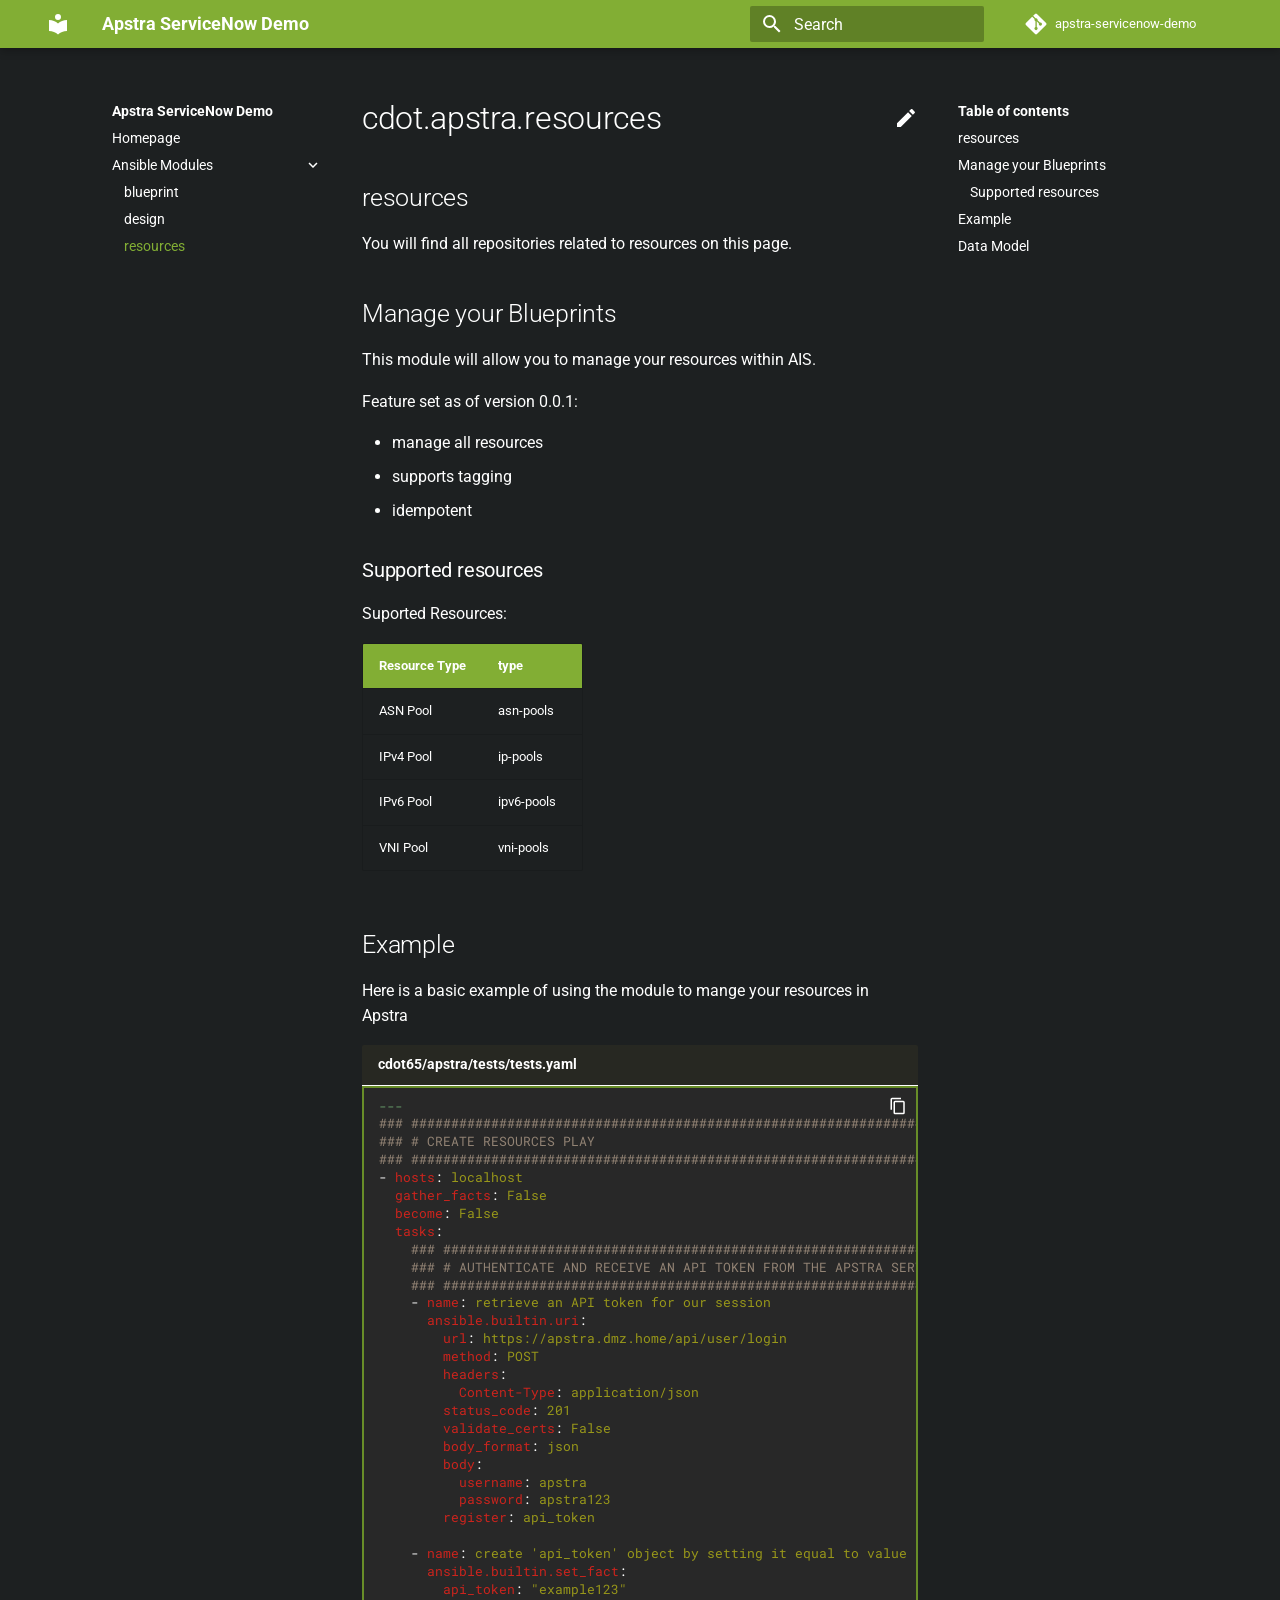
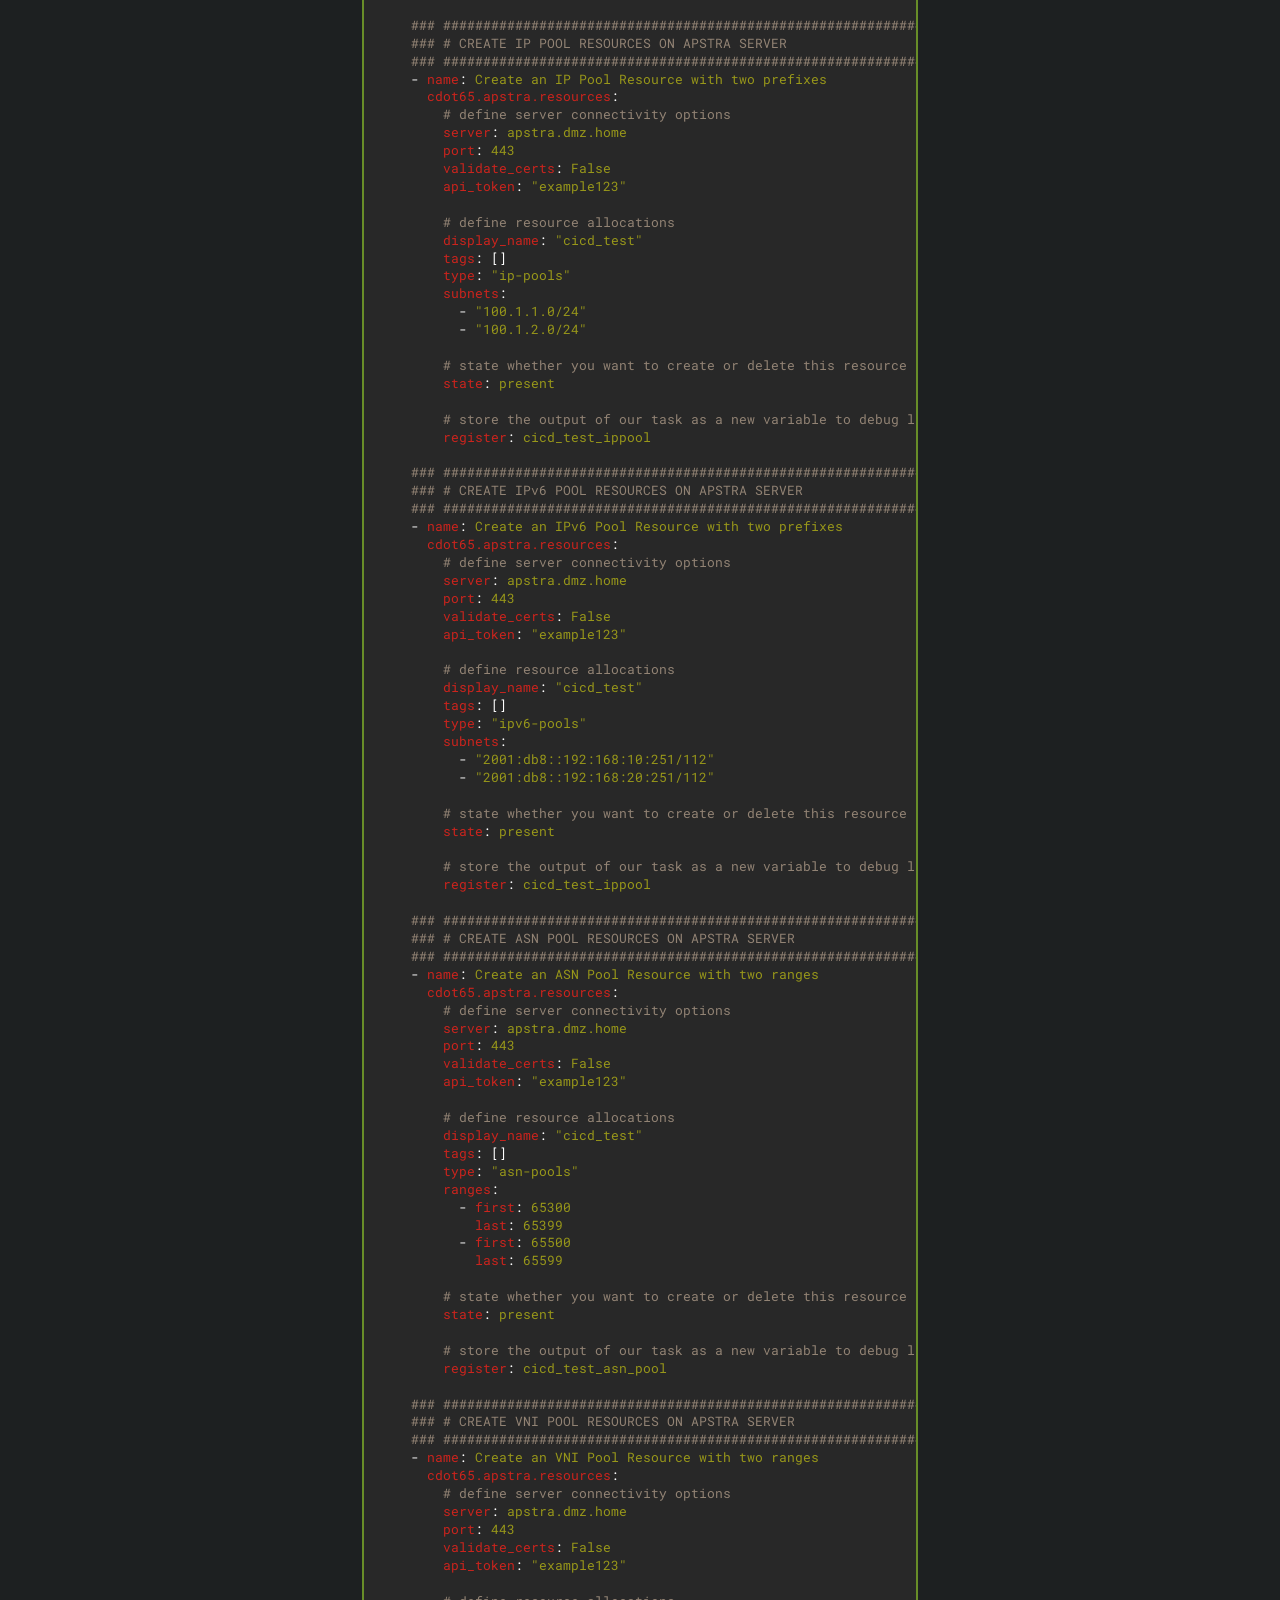
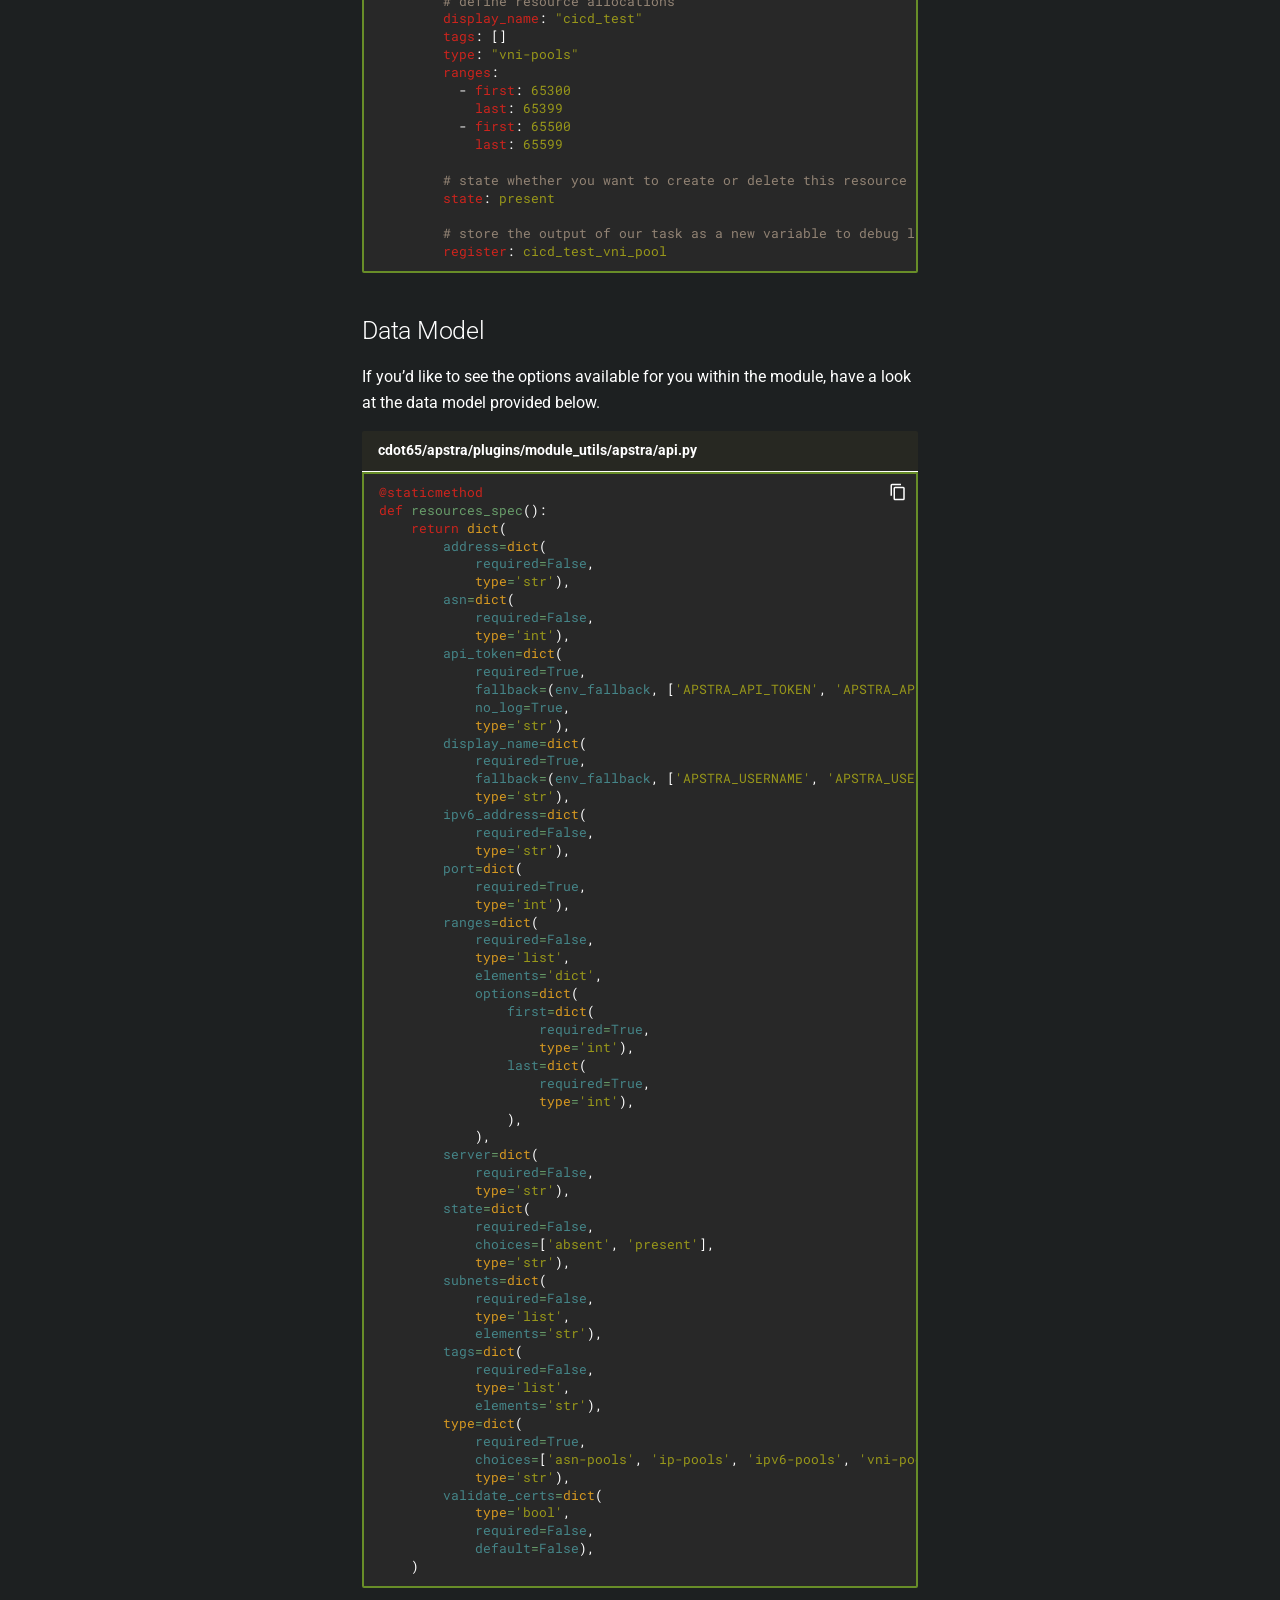
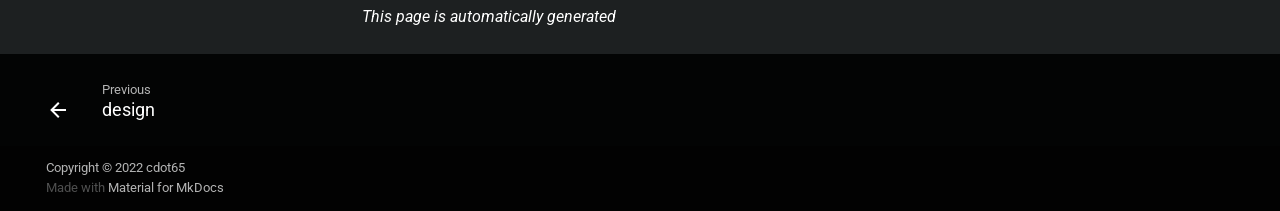
<file: resources/index.html>
<!doctype html>
<html lang="en" class="no-js">
  <head>
    
      <meta charset="utf-8">
      <meta name="viewport" content="width=device-width,initial-scale=1">
      
        <meta name="description" content="Apstra ServiceNow Demo">
      
      
        <meta name="author" content="cdot65">
      
      
      <link rel="icon" href="../assets/images/favicon.png">
      <meta name="generator" content="mkdocs-1.3.1, mkdocs-material-8.3.9">
    
    
      
        <title>resources - Apstra ServiceNow Demo</title>
      
    
    
      <link rel="stylesheet" href="../assets/stylesheets/main.1d29e8d0.min.css">
      
        
        <link rel="stylesheet" href="../assets/stylesheets/palette.cbb835fc.min.css">
        
      
      
    
    
    
      
        
        
        <link rel="preconnect" href="https://fonts.gstatic.com" crossorigin>
        <link rel="stylesheet" href="https://fonts.googleapis.com/css?family=Roboto:300,300i,400,400i,700,700i%7CRoboto+Mono:400,400i,700,700i&display=fallback">
        <style>:root{--md-text-font:"Roboto";--md-code-font:"Roboto Mono"}</style>
      
    
    
      <link rel="stylesheet" href="../stylesheets/cdot65.css">
    
    <script>__md_scope=new URL("..",location),__md_get=(e,_=localStorage,t=__md_scope)=>JSON.parse(_.getItem(t.pathname+"."+e)),__md_set=(e,_,t=localStorage,a=__md_scope)=>{try{t.setItem(a.pathname+"."+e,JSON.stringify(_))}catch(e){}}</script>
    
      

    
    
  </head>
  
  
    
    
    
    
    
    <body dir="ltr" data-md-color-scheme="" data-md-color-primary="none" data-md-color-accent="none">
  
    
    
    <input class="md-toggle" data-md-toggle="drawer" type="checkbox" id="__drawer" autocomplete="off">
    <input class="md-toggle" data-md-toggle="search" type="checkbox" id="__search" autocomplete="off">
    <label class="md-overlay" for="__drawer"></label>
    <div data-md-component="skip">
      
        
        <a href="#cdotapstraresources" class="md-skip">
          Skip to content
        </a>
      
    </div>
    <div data-md-component="announce">
      
    </div>
    
    
      

<header class="md-header" data-md-component="header">
  <nav class="md-header__inner md-grid" aria-label="Header">
    <a href=".." title="Apstra ServiceNow Demo" class="md-header__button md-logo" aria-label="Apstra ServiceNow Demo" data-md-component="logo">
      
  
  <svg xmlns="http://www.w3.org/2000/svg" viewBox="0 0 24 24"><path d="M12 8a3 3 0 0 0 3-3 3 3 0 0 0-3-3 3 3 0 0 0-3 3 3 3 0 0 0 3 3m0 3.54C9.64 9.35 6.5 8 3 8v11c3.5 0 6.64 1.35 9 3.54 2.36-2.19 5.5-3.54 9-3.54V8c-3.5 0-6.64 1.35-9 3.54Z"/></svg>

    </a>
    <label class="md-header__button md-icon" for="__drawer">
      <svg xmlns="http://www.w3.org/2000/svg" viewBox="0 0 24 24"><path d="M3 6h18v2H3V6m0 5h18v2H3v-2m0 5h18v2H3v-2Z"/></svg>
    </label>
    <div class="md-header__title" data-md-component="header-title">
      <div class="md-header__ellipsis">
        <div class="md-header__topic">
          <span class="md-ellipsis">
            Apstra ServiceNow Demo
          </span>
        </div>
        <div class="md-header__topic" data-md-component="header-topic">
          <span class="md-ellipsis">
            
              resources
            
          </span>
        </div>
      </div>
    </div>
    
    
    
      <label class="md-header__button md-icon" for="__search">
        <svg xmlns="http://www.w3.org/2000/svg" viewBox="0 0 24 24"><path d="M9.5 3A6.5 6.5 0 0 1 16 9.5c0 1.61-.59 3.09-1.56 4.23l.27.27h.79l5 5-1.5 1.5-5-5v-.79l-.27-.27A6.516 6.516 0 0 1 9.5 16 6.5 6.5 0 0 1 3 9.5 6.5 6.5 0 0 1 9.5 3m0 2C7 5 5 7 5 9.5S7 14 9.5 14 14 12 14 9.5 12 5 9.5 5Z"/></svg>
      </label>
      <div class="md-search" data-md-component="search" role="dialog">
  <label class="md-search__overlay" for="__search"></label>
  <div class="md-search__inner" role="search">
    <form class="md-search__form" name="search">
      <input type="text" class="md-search__input" name="query" aria-label="Search" placeholder="Search" autocapitalize="off" autocorrect="off" autocomplete="off" spellcheck="false" data-md-component="search-query" required>
      <label class="md-search__icon md-icon" for="__search">
        <svg xmlns="http://www.w3.org/2000/svg" viewBox="0 0 24 24"><path d="M9.5 3A6.5 6.5 0 0 1 16 9.5c0 1.61-.59 3.09-1.56 4.23l.27.27h.79l5 5-1.5 1.5-5-5v-.79l-.27-.27A6.516 6.516 0 0 1 9.5 16 6.5 6.5 0 0 1 3 9.5 6.5 6.5 0 0 1 9.5 3m0 2C7 5 5 7 5 9.5S7 14 9.5 14 14 12 14 9.5 12 5 9.5 5Z"/></svg>
        <svg xmlns="http://www.w3.org/2000/svg" viewBox="0 0 24 24"><path d="M20 11v2H8l5.5 5.5-1.42 1.42L4.16 12l7.92-7.92L13.5 5.5 8 11h12Z"/></svg>
      </label>
      <nav class="md-search__options" aria-label="Search">
        
        <button type="reset" class="md-search__icon md-icon" aria-label="Clear" tabindex="-1">
          <svg xmlns="http://www.w3.org/2000/svg" viewBox="0 0 24 24"><path d="M19 6.41 17.59 5 12 10.59 6.41 5 5 6.41 10.59 12 5 17.59 6.41 19 12 13.41 17.59 19 19 17.59 13.41 12 19 6.41Z"/></svg>
        </button>
      </nav>
      
    </form>
    <div class="md-search__output">
      <div class="md-search__scrollwrap" data-md-scrollfix>
        <div class="md-search-result" data-md-component="search-result">
          <div class="md-search-result__meta">
            Initializing search
          </div>
          <ol class="md-search-result__list"></ol>
        </div>
      </div>
    </div>
  </div>
</div>
    
    
      <div class="md-header__source">
        <a href="https://github.com/cdot65/apstra-servicenow-demo" title="Go to repository" class="md-source" data-md-component="source">
  <div class="md-source__icon md-icon">
    
    <svg xmlns="http://www.w3.org/2000/svg" viewBox="0 0 448 512"><!--! Font Awesome Free 6.1.1 by @fontawesome - https://fontawesome.com License - https://fontawesome.com/license/free (Icons: CC BY 4.0, Fonts: SIL OFL 1.1, Code: MIT License) Copyright 2022 Fonticons, Inc.--><path d="M439.55 236.05 244 40.45a28.87 28.87 0 0 0-40.81 0l-40.66 40.63 51.52 51.52c27.06-9.14 52.68 16.77 43.39 43.68l49.66 49.66c34.23-11.8 61.18 31 35.47 56.69-26.49 26.49-70.21-2.87-56-37.34L240.22 199v121.85c25.3 12.54 22.26 41.85 9.08 55a34.34 34.34 0 0 1-48.55 0c-17.57-17.6-11.07-46.91 11.25-56v-123c-20.8-8.51-24.6-30.74-18.64-45L142.57 101 8.45 235.14a28.86 28.86 0 0 0 0 40.81l195.61 195.6a28.86 28.86 0 0 0 40.8 0l194.69-194.69a28.86 28.86 0 0 0 0-40.81z"/></svg>
  </div>
  <div class="md-source__repository">
    apstra-servicenow-demo
  </div>
</a>
      </div>
    
  </nav>
  
</header>
    
    <div class="md-container" data-md-component="container">
      
      
        
          
        
      
      <main class="md-main" data-md-component="main">
        <div class="md-main__inner md-grid">
          
            
              
              <div class="md-sidebar md-sidebar--primary" data-md-component="sidebar" data-md-type="navigation" >
                <div class="md-sidebar__scrollwrap">
                  <div class="md-sidebar__inner">
                    


<nav class="md-nav md-nav--primary" aria-label="Navigation" data-md-level="0">
  <label class="md-nav__title" for="__drawer">
    <a href=".." title="Apstra ServiceNow Demo" class="md-nav__button md-logo" aria-label="Apstra ServiceNow Demo" data-md-component="logo">
      
  
  <svg xmlns="http://www.w3.org/2000/svg" viewBox="0 0 24 24"><path d="M12 8a3 3 0 0 0 3-3 3 3 0 0 0-3-3 3 3 0 0 0-3 3 3 3 0 0 0 3 3m0 3.54C9.64 9.35 6.5 8 3 8v11c3.5 0 6.64 1.35 9 3.54 2.36-2.19 5.5-3.54 9-3.54V8c-3.5 0-6.64 1.35-9 3.54Z"/></svg>

    </a>
    Apstra ServiceNow Demo
  </label>
  
    <div class="md-nav__source">
      <a href="https://github.com/cdot65/apstra-servicenow-demo" title="Go to repository" class="md-source" data-md-component="source">
  <div class="md-source__icon md-icon">
    
    <svg xmlns="http://www.w3.org/2000/svg" viewBox="0 0 448 512"><!--! Font Awesome Free 6.1.1 by @fontawesome - https://fontawesome.com License - https://fontawesome.com/license/free (Icons: CC BY 4.0, Fonts: SIL OFL 1.1, Code: MIT License) Copyright 2022 Fonticons, Inc.--><path d="M439.55 236.05 244 40.45a28.87 28.87 0 0 0-40.81 0l-40.66 40.63 51.52 51.52c27.06-9.14 52.68 16.77 43.39 43.68l49.66 49.66c34.23-11.8 61.18 31 35.47 56.69-26.49 26.49-70.21-2.87-56-37.34L240.22 199v121.85c25.3 12.54 22.26 41.85 9.08 55a34.34 34.34 0 0 1-48.55 0c-17.57-17.6-11.07-46.91 11.25-56v-123c-20.8-8.51-24.6-30.74-18.64-45L142.57 101 8.45 235.14a28.86 28.86 0 0 0 0 40.81l195.61 195.6a28.86 28.86 0 0 0 40.8 0l194.69-194.69a28.86 28.86 0 0 0 0-40.81z"/></svg>
  </div>
  <div class="md-source__repository">
    apstra-servicenow-demo
  </div>
</a>
    </div>
  
  <ul class="md-nav__list" data-md-scrollfix>
    
      
      
      

  
  
  
    <li class="md-nav__item">
      <a href=".." class="md-nav__link">
        Homepage
      </a>
    </li>
  

    
      
      
      

  
  
    
  
  
    
    <li class="md-nav__item md-nav__item--active md-nav__item--nested">
      
      
        <input class="md-nav__toggle md-toggle" data-md-toggle="__nav_2" type="checkbox" id="__nav_2" checked>
      
      
      
      
        <label class="md-nav__link" for="__nav_2">
          Ansible Modules
          <span class="md-nav__icon md-icon"></span>
        </label>
      
      <nav class="md-nav" aria-label="Ansible Modules" data-md-level="1">
        <label class="md-nav__title" for="__nav_2">
          <span class="md-nav__icon md-icon"></span>
          Ansible Modules
        </label>
        <ul class="md-nav__list" data-md-scrollfix>
          
            
              
  
  
  
    <li class="md-nav__item">
      <a href="../blueprint/" class="md-nav__link">
        blueprint
      </a>
    </li>
  

            
          
            
              
  
  
  
    <li class="md-nav__item">
      <a href="../design/" class="md-nav__link">
        design
      </a>
    </li>
  

            
          
            
              
  
  
    
  
  
    <li class="md-nav__item md-nav__item--active">
      
      <input class="md-nav__toggle md-toggle" data-md-toggle="toc" type="checkbox" id="__toc">
      
      
        
      
      
        <label class="md-nav__link md-nav__link--active" for="__toc">
          resources
          <span class="md-nav__icon md-icon"></span>
        </label>
      
      <a href="./" class="md-nav__link md-nav__link--active">
        resources
      </a>
      
        

<nav class="md-nav md-nav--secondary" aria-label="Table of contents">
  
  
  
    
  
  
    <label class="md-nav__title" for="__toc">
      <span class="md-nav__icon md-icon"></span>
      Table of contents
    </label>
    <ul class="md-nav__list" data-md-component="toc" data-md-scrollfix>
      
        <li class="md-nav__item">
  <a href="#resources" class="md-nav__link">
    resources
  </a>
  
</li>
      
        <li class="md-nav__item">
  <a href="#manage-your-blueprints" class="md-nav__link">
    Manage your Blueprints
  </a>
  
    <nav class="md-nav" aria-label="Manage your Blueprints">
      <ul class="md-nav__list">
        
          <li class="md-nav__item">
  <a href="#supported-resources" class="md-nav__link">
    Supported resources
  </a>
  
</li>
        
      </ul>
    </nav>
  
</li>
      
        <li class="md-nav__item">
  <a href="#example" class="md-nav__link">
    Example
  </a>
  
</li>
      
        <li class="md-nav__item">
  <a href="#data-model" class="md-nav__link">
    Data Model
  </a>
  
</li>
      
    </ul>
  
</nav>
      
    </li>
  

            
          
        </ul>
      </nav>
    </li>
  

    
  </ul>
</nav>
                  </div>
                </div>
              </div>
            
            
              
              <div class="md-sidebar md-sidebar--secondary" data-md-component="sidebar" data-md-type="toc" >
                <div class="md-sidebar__scrollwrap">
                  <div class="md-sidebar__inner">
                    

<nav class="md-nav md-nav--secondary" aria-label="Table of contents">
  
  
  
    
  
  
    <label class="md-nav__title" for="__toc">
      <span class="md-nav__icon md-icon"></span>
      Table of contents
    </label>
    <ul class="md-nav__list" data-md-component="toc" data-md-scrollfix>
      
        <li class="md-nav__item">
  <a href="#resources" class="md-nav__link">
    resources
  </a>
  
</li>
      
        <li class="md-nav__item">
  <a href="#manage-your-blueprints" class="md-nav__link">
    Manage your Blueprints
  </a>
  
    <nav class="md-nav" aria-label="Manage your Blueprints">
      <ul class="md-nav__list">
        
          <li class="md-nav__item">
  <a href="#supported-resources" class="md-nav__link">
    Supported resources
  </a>
  
</li>
        
      </ul>
    </nav>
  
</li>
      
        <li class="md-nav__item">
  <a href="#example" class="md-nav__link">
    Example
  </a>
  
</li>
      
        <li class="md-nav__item">
  <a href="#data-model" class="md-nav__link">
    Data Model
  </a>
  
</li>
      
    </ul>
  
</nav>
                  </div>
                </div>
              </div>
            
          
          <div class="md-content" data-md-component="content">
            <article class="md-content__inner md-typeset">
              
                
  <a href="https://github.com/cdot65/apstra-servicenow-demo/edit/master/docs/resources.md" title="Edit this page" class="md-content__button md-icon">
    <svg xmlns="http://www.w3.org/2000/svg" viewBox="0 0 24 24"><path d="M20.71 7.04c.39-.39.39-1.04 0-1.41l-2.34-2.34c-.37-.39-1.02-.39-1.41 0l-1.84 1.83 3.75 3.75M3 17.25V21h3.75L17.81 9.93l-3.75-3.75L3 17.25Z"/></svg>
  </a>



<h1 id="cdotapstraresources">cdot.apstra.resources<a class="headerlink" href="#cdotapstraresources" title="Permanent link">#</a></h1>
<h2 id="resources">resources<a class="headerlink" href="#resources" title="Permanent link">#</a></h2>
<p>You will find all repositories related to resources on this page.</p>
<h2 id="manage-your-blueprints">Manage your Blueprints<a class="headerlink" href="#manage-your-blueprints" title="Permanent link">#</a></h2>
<p>This module will allow you to manage your resources within AIS.</p>
<p>Feature set as of version 0.0.1:</p>
<ul>
<li>manage all resources</li>
<li>supports tagging</li>
<li>idempotent</li>
</ul>
<h3 id="supported-resources">Supported resources<a class="headerlink" href="#supported-resources" title="Permanent link">#</a></h3>
<p>Suported Resources:</p>
<table>
<thead>
<tr>
<th>Resource Type</th>
<th>type</th>
</tr>
</thead>
<tbody>
<tr>
<td>ASN Pool</td>
<td>asn-pools</td>
</tr>
<tr>
<td>IPv4 Pool</td>
<td>ip-pools</td>
</tr>
<tr>
<td>IPv6 Pool</td>
<td>ipv6-pools</td>
</tr>
<tr>
<td>VNI Pool</td>
<td>vni-pools</td>
</tr>
</tbody>
</table>
<h2 id="example">Example<a class="headerlink" href="#example" title="Permanent link">#</a></h2>
<p>Here is a basic example of using the module to mange your resources in Apstra</p>
<div class="highlight"><span class="filename">cdot65/apstra/tests/tests.yaml</span><pre><span></span><code><span class="nn">---</span><span class="w"></span>
<span class="c1">### #################################################################</span><span class="w"></span>
<span class="c1">### # CREATE RESOURCES PLAY</span><span class="w"></span>
<span class="c1">### #################################################################</span><span class="w"></span>
<span class="p p-Indicator">-</span><span class="w"> </span><span class="nt">hosts</span><span class="p">:</span><span class="w"> </span><span class="l l-Scalar l-Scalar-Plain">localhost</span><span class="w"></span>
<span class="w">  </span><span class="nt">gather_facts</span><span class="p">:</span><span class="w"> </span><span class="l l-Scalar l-Scalar-Plain">False</span><span class="w"></span>
<span class="w">  </span><span class="nt">become</span><span class="p">:</span><span class="w"> </span><span class="l l-Scalar l-Scalar-Plain">False</span><span class="w"></span>
<span class="w">  </span><span class="nt">tasks</span><span class="p">:</span><span class="w"></span>
<span class="w">    </span><span class="c1">### #################################################################</span><span class="w"></span>
<span class="w">    </span><span class="c1">### # AUTHENTICATE AND RECEIVE AN API TOKEN FROM THE APSTRA SERVER</span><span class="w"></span>
<span class="w">    </span><span class="c1">### #################################################################</span><span class="w"></span>
<span class="w">    </span><span class="p p-Indicator">-</span><span class="w"> </span><span class="nt">name</span><span class="p">:</span><span class="w"> </span><span class="l l-Scalar l-Scalar-Plain">retrieve an API token for our session</span><span class="w"></span>
<span class="w">      </span><span class="nt">ansible.builtin.uri</span><span class="p">:</span><span class="w"></span>
<span class="w">        </span><span class="nt">url</span><span class="p">:</span><span class="w"> </span><span class="l l-Scalar l-Scalar-Plain">https://apstra.dmz.home/api/user/login</span><span class="w"></span>
<span class="w">        </span><span class="nt">method</span><span class="p">:</span><span class="w"> </span><span class="l l-Scalar l-Scalar-Plain">POST</span><span class="w"></span>
<span class="w">        </span><span class="nt">headers</span><span class="p">:</span><span class="w"></span>
<span class="w">          </span><span class="nt">Content-Type</span><span class="p">:</span><span class="w"> </span><span class="l l-Scalar l-Scalar-Plain">application/json</span><span class="w"></span>
<span class="w">        </span><span class="nt">status_code</span><span class="p">:</span><span class="w"> </span><span class="l l-Scalar l-Scalar-Plain">201</span><span class="w"></span>
<span class="w">        </span><span class="nt">validate_certs</span><span class="p">:</span><span class="w"> </span><span class="l l-Scalar l-Scalar-Plain">False</span><span class="w"></span>
<span class="w">        </span><span class="nt">body_format</span><span class="p">:</span><span class="w"> </span><span class="l l-Scalar l-Scalar-Plain">json</span><span class="w"></span>
<span class="w">        </span><span class="nt">body</span><span class="p">:</span><span class="w"></span>
<span class="w">          </span><span class="nt">username</span><span class="p">:</span><span class="w"> </span><span class="l l-Scalar l-Scalar-Plain">apstra</span><span class="w"></span>
<span class="w">          </span><span class="nt">password</span><span class="p">:</span><span class="w"> </span><span class="l l-Scalar l-Scalar-Plain">apstra123</span><span class="w"></span>
<span class="w">        </span><span class="nt">register</span><span class="p">:</span><span class="w"> </span><span class="l l-Scalar l-Scalar-Plain">api_token</span><span class="w"></span>

<span class="w">    </span><span class="p p-Indicator">-</span><span class="w"> </span><span class="nt">name</span><span class="p">:</span><span class="w"> </span><span class="l l-Scalar l-Scalar-Plain">create &#39;api_token&#39; object by setting it equal to value in response</span><span class="w"></span>
<span class="w">      </span><span class="nt">ansible.builtin.set_fact</span><span class="p">:</span><span class="w"></span>
<span class="w">        </span><span class="nt">api_token</span><span class="p">:</span><span class="w"> </span><span class="s">&quot;example123&quot;</span><span class="w"></span>

<span class="w">    </span><span class="c1">### #################################################################</span><span class="w"></span>
<span class="w">    </span><span class="c1">### # CREATE IP POOL RESOURCES ON APSTRA SERVER</span><span class="w"></span>
<span class="w">    </span><span class="c1">### #################################################################</span><span class="w"></span>
<span class="w">    </span><span class="p p-Indicator">-</span><span class="w"> </span><span class="nt">name</span><span class="p">:</span><span class="w"> </span><span class="l l-Scalar l-Scalar-Plain">Create an IP Pool Resource with two prefixes</span><span class="w"></span>
<span class="w">      </span><span class="nt">cdot65.apstra.resources</span><span class="p">:</span><span class="w"></span>
<span class="w">        </span><span class="c1"># define server connectivity options</span><span class="w"></span>
<span class="w">        </span><span class="nt">server</span><span class="p">:</span><span class="w"> </span><span class="l l-Scalar l-Scalar-Plain">apstra.dmz.home</span><span class="w"></span>
<span class="w">        </span><span class="nt">port</span><span class="p">:</span><span class="w"> </span><span class="l l-Scalar l-Scalar-Plain">443</span><span class="w"></span>
<span class="w">        </span><span class="nt">validate_certs</span><span class="p">:</span><span class="w"> </span><span class="l l-Scalar l-Scalar-Plain">False</span><span class="w"></span>
<span class="w">        </span><span class="nt">api_token</span><span class="p">:</span><span class="w"> </span><span class="s">&quot;example123&quot;</span><span class="w"></span>

<span class="w">        </span><span class="c1"># define resource allocations</span><span class="w"></span>
<span class="w">        </span><span class="nt">display_name</span><span class="p">:</span><span class="w"> </span><span class="s">&quot;cicd_test&quot;</span><span class="w"></span>
<span class="w">        </span><span class="nt">tags</span><span class="p">:</span><span class="w"> </span><span class="p p-Indicator">[]</span><span class="w"></span>
<span class="w">        </span><span class="nt">type</span><span class="p">:</span><span class="w"> </span><span class="s">&quot;ip-pools&quot;</span><span class="w"></span>
<span class="w">        </span><span class="nt">subnets</span><span class="p">:</span><span class="w"></span>
<span class="w">          </span><span class="p p-Indicator">-</span><span class="w"> </span><span class="s">&quot;100.1.1.0/24&quot;</span><span class="w"></span>
<span class="w">          </span><span class="p p-Indicator">-</span><span class="w"> </span><span class="s">&quot;100.1.2.0/24&quot;</span><span class="w"></span>

<span class="w">        </span><span class="c1"># state whether you want to create or delete this resource</span><span class="w"></span>
<span class="w">        </span><span class="nt">state</span><span class="p">:</span><span class="w"> </span><span class="l l-Scalar l-Scalar-Plain">present</span><span class="w"></span>

<span class="w">        </span><span class="c1"># store the output of our task as a new variable to debug later</span><span class="w"></span>
<span class="w">        </span><span class="nt">register</span><span class="p">:</span><span class="w"> </span><span class="l l-Scalar l-Scalar-Plain">cicd_test_ippool</span><span class="w"></span>

<span class="w">    </span><span class="c1">### #################################################################</span><span class="w"></span>
<span class="w">    </span><span class="c1">### # CREATE IPv6 POOL RESOURCES ON APSTRA SERVER</span><span class="w"></span>
<span class="w">    </span><span class="c1">### #################################################################</span><span class="w"></span>
<span class="w">    </span><span class="p p-Indicator">-</span><span class="w"> </span><span class="nt">name</span><span class="p">:</span><span class="w"> </span><span class="l l-Scalar l-Scalar-Plain">Create an IPv6 Pool Resource with two prefixes</span><span class="w"></span>
<span class="w">      </span><span class="nt">cdot65.apstra.resources</span><span class="p">:</span><span class="w"></span>
<span class="w">        </span><span class="c1"># define server connectivity options</span><span class="w"></span>
<span class="w">        </span><span class="nt">server</span><span class="p">:</span><span class="w"> </span><span class="l l-Scalar l-Scalar-Plain">apstra.dmz.home</span><span class="w"></span>
<span class="w">        </span><span class="nt">port</span><span class="p">:</span><span class="w"> </span><span class="l l-Scalar l-Scalar-Plain">443</span><span class="w"></span>
<span class="w">        </span><span class="nt">validate_certs</span><span class="p">:</span><span class="w"> </span><span class="l l-Scalar l-Scalar-Plain">False</span><span class="w"></span>
<span class="w">        </span><span class="nt">api_token</span><span class="p">:</span><span class="w"> </span><span class="s">&quot;example123&quot;</span><span class="w"></span>

<span class="w">        </span><span class="c1"># define resource allocations</span><span class="w"></span>
<span class="w">        </span><span class="nt">display_name</span><span class="p">:</span><span class="w"> </span><span class="s">&quot;cicd_test&quot;</span><span class="w"></span>
<span class="w">        </span><span class="nt">tags</span><span class="p">:</span><span class="w"> </span><span class="p p-Indicator">[]</span><span class="w"></span>
<span class="w">        </span><span class="nt">type</span><span class="p">:</span><span class="w"> </span><span class="s">&quot;ipv6-pools&quot;</span><span class="w"></span>
<span class="w">        </span><span class="nt">subnets</span><span class="p">:</span><span class="w"></span>
<span class="w">          </span><span class="p p-Indicator">-</span><span class="w"> </span><span class="s">&quot;2001:db8::192:168:10:251/112&quot;</span><span class="w"></span>
<span class="w">          </span><span class="p p-Indicator">-</span><span class="w"> </span><span class="s">&quot;2001:db8::192:168:20:251/112&quot;</span><span class="w"></span>

<span class="w">        </span><span class="c1"># state whether you want to create or delete this resource</span><span class="w"></span>
<span class="w">        </span><span class="nt">state</span><span class="p">:</span><span class="w"> </span><span class="l l-Scalar l-Scalar-Plain">present</span><span class="w"></span>

<span class="w">        </span><span class="c1"># store the output of our task as a new variable to debug later</span><span class="w"></span>
<span class="w">        </span><span class="nt">register</span><span class="p">:</span><span class="w"> </span><span class="l l-Scalar l-Scalar-Plain">cicd_test_ippool</span><span class="w"></span>

<span class="w">    </span><span class="c1">### #################################################################</span><span class="w"></span>
<span class="w">    </span><span class="c1">### # CREATE ASN POOL RESOURCES ON APSTRA SERVER</span><span class="w"></span>
<span class="w">    </span><span class="c1">### #################################################################</span><span class="w"></span>
<span class="w">    </span><span class="p p-Indicator">-</span><span class="w"> </span><span class="nt">name</span><span class="p">:</span><span class="w"> </span><span class="l l-Scalar l-Scalar-Plain">Create an ASN Pool Resource with two ranges</span><span class="w"></span>
<span class="w">      </span><span class="nt">cdot65.apstra.resources</span><span class="p">:</span><span class="w"></span>
<span class="w">        </span><span class="c1"># define server connectivity options</span><span class="w"></span>
<span class="w">        </span><span class="nt">server</span><span class="p">:</span><span class="w"> </span><span class="l l-Scalar l-Scalar-Plain">apstra.dmz.home</span><span class="w"></span>
<span class="w">        </span><span class="nt">port</span><span class="p">:</span><span class="w"> </span><span class="l l-Scalar l-Scalar-Plain">443</span><span class="w"></span>
<span class="w">        </span><span class="nt">validate_certs</span><span class="p">:</span><span class="w"> </span><span class="l l-Scalar l-Scalar-Plain">False</span><span class="w"></span>
<span class="w">        </span><span class="nt">api_token</span><span class="p">:</span><span class="w"> </span><span class="s">&quot;example123&quot;</span><span class="w"></span>

<span class="w">        </span><span class="c1"># define resource allocations</span><span class="w"></span>
<span class="w">        </span><span class="nt">display_name</span><span class="p">:</span><span class="w"> </span><span class="s">&quot;cicd_test&quot;</span><span class="w"></span>
<span class="w">        </span><span class="nt">tags</span><span class="p">:</span><span class="w"> </span><span class="p p-Indicator">[]</span><span class="w"></span>
<span class="w">        </span><span class="nt">type</span><span class="p">:</span><span class="w"> </span><span class="s">&quot;asn-pools&quot;</span><span class="w"></span>
<span class="w">        </span><span class="nt">ranges</span><span class="p">:</span><span class="w"></span>
<span class="w">          </span><span class="p p-Indicator">-</span><span class="w"> </span><span class="nt">first</span><span class="p">:</span><span class="w"> </span><span class="l l-Scalar l-Scalar-Plain">65300</span><span class="w"></span>
<span class="w">            </span><span class="nt">last</span><span class="p">:</span><span class="w"> </span><span class="l l-Scalar l-Scalar-Plain">65399</span><span class="w"></span>
<span class="w">          </span><span class="p p-Indicator">-</span><span class="w"> </span><span class="nt">first</span><span class="p">:</span><span class="w"> </span><span class="l l-Scalar l-Scalar-Plain">65500</span><span class="w"></span>
<span class="w">            </span><span class="nt">last</span><span class="p">:</span><span class="w"> </span><span class="l l-Scalar l-Scalar-Plain">65599</span><span class="w"></span>

<span class="w">        </span><span class="c1"># state whether you want to create or delete this resource</span><span class="w"></span>
<span class="w">        </span><span class="nt">state</span><span class="p">:</span><span class="w"> </span><span class="l l-Scalar l-Scalar-Plain">present</span><span class="w"></span>

<span class="w">        </span><span class="c1"># store the output of our task as a new variable to debug later</span><span class="w"></span>
<span class="w">        </span><span class="nt">register</span><span class="p">:</span><span class="w"> </span><span class="l l-Scalar l-Scalar-Plain">cicd_test_asn_pool</span><span class="w"></span>

<span class="w">    </span><span class="c1">### #################################################################</span><span class="w"></span>
<span class="w">    </span><span class="c1">### # CREATE VNI POOL RESOURCES ON APSTRA SERVER</span><span class="w"></span>
<span class="w">    </span><span class="c1">### #################################################################</span><span class="w"></span>
<span class="w">    </span><span class="p p-Indicator">-</span><span class="w"> </span><span class="nt">name</span><span class="p">:</span><span class="w"> </span><span class="l l-Scalar l-Scalar-Plain">Create an VNI Pool Resource with two ranges</span><span class="w"></span>
<span class="w">      </span><span class="nt">cdot65.apstra.resources</span><span class="p">:</span><span class="w"></span>
<span class="w">        </span><span class="c1"># define server connectivity options</span><span class="w"></span>
<span class="w">        </span><span class="nt">server</span><span class="p">:</span><span class="w"> </span><span class="l l-Scalar l-Scalar-Plain">apstra.dmz.home</span><span class="w"></span>
<span class="w">        </span><span class="nt">port</span><span class="p">:</span><span class="w"> </span><span class="l l-Scalar l-Scalar-Plain">443</span><span class="w"></span>
<span class="w">        </span><span class="nt">validate_certs</span><span class="p">:</span><span class="w"> </span><span class="l l-Scalar l-Scalar-Plain">False</span><span class="w"></span>
<span class="w">        </span><span class="nt">api_token</span><span class="p">:</span><span class="w"> </span><span class="s">&quot;example123&quot;</span><span class="w"></span>

<span class="w">        </span><span class="c1"># define resource allocations</span><span class="w"></span>
<span class="w">        </span><span class="nt">display_name</span><span class="p">:</span><span class="w"> </span><span class="s">&quot;cicd_test&quot;</span><span class="w"></span>
<span class="w">        </span><span class="nt">tags</span><span class="p">:</span><span class="w"> </span><span class="p p-Indicator">[]</span><span class="w"></span>
<span class="w">        </span><span class="nt">type</span><span class="p">:</span><span class="w"> </span><span class="s">&quot;vni-pools&quot;</span><span class="w"></span>
<span class="w">        </span><span class="nt">ranges</span><span class="p">:</span><span class="w"></span>
<span class="w">          </span><span class="p p-Indicator">-</span><span class="w"> </span><span class="nt">first</span><span class="p">:</span><span class="w"> </span><span class="l l-Scalar l-Scalar-Plain">65300</span><span class="w"></span>
<span class="w">            </span><span class="nt">last</span><span class="p">:</span><span class="w"> </span><span class="l l-Scalar l-Scalar-Plain">65399</span><span class="w"></span>
<span class="w">          </span><span class="p p-Indicator">-</span><span class="w"> </span><span class="nt">first</span><span class="p">:</span><span class="w"> </span><span class="l l-Scalar l-Scalar-Plain">65500</span><span class="w"></span>
<span class="w">            </span><span class="nt">last</span><span class="p">:</span><span class="w"> </span><span class="l l-Scalar l-Scalar-Plain">65599</span><span class="w"></span>

<span class="w">        </span><span class="c1"># state whether you want to create or delete this resource</span><span class="w"></span>
<span class="w">        </span><span class="nt">state</span><span class="p">:</span><span class="w"> </span><span class="l l-Scalar l-Scalar-Plain">present</span><span class="w"></span>

<span class="w">        </span><span class="c1"># store the output of our task as a new variable to debug later</span><span class="w"></span>
<span class="w">        </span><span class="nt">register</span><span class="p">:</span><span class="w"> </span><span class="l l-Scalar l-Scalar-Plain">cicd_test_vni_pool</span><span class="w"></span>
</code></pre></div>
<h2 id="data-model">Data Model<a class="headerlink" href="#data-model" title="Permanent link">#</a></h2>
<p>If you&rsquo;d like to see the options available for you within the module, have a look at the data model provided below.</p>
<div class="highlight"><span class="filename">cdot65/apstra/plugins/module_utils/apstra/api.py</span><pre><span></span><code><span class="nd">@staticmethod</span>
<span class="k">def</span> <span class="nf">resources_spec</span><span class="p">():</span>
    <span class="k">return</span> <span class="nb">dict</span><span class="p">(</span>
        <span class="n">address</span><span class="o">=</span><span class="nb">dict</span><span class="p">(</span>
            <span class="n">required</span><span class="o">=</span><span class="kc">False</span><span class="p">,</span>
            <span class="nb">type</span><span class="o">=</span><span class="s1">&#39;str&#39;</span><span class="p">),</span>
        <span class="n">asn</span><span class="o">=</span><span class="nb">dict</span><span class="p">(</span>
            <span class="n">required</span><span class="o">=</span><span class="kc">False</span><span class="p">,</span>
            <span class="nb">type</span><span class="o">=</span><span class="s1">&#39;int&#39;</span><span class="p">),</span>
        <span class="n">api_token</span><span class="o">=</span><span class="nb">dict</span><span class="p">(</span>
            <span class="n">required</span><span class="o">=</span><span class="kc">True</span><span class="p">,</span>
            <span class="n">fallback</span><span class="o">=</span><span class="p">(</span><span class="n">env_fallback</span><span class="p">,</span> <span class="p">[</span><span class="s1">&#39;APSTRA_API_TOKEN&#39;</span><span class="p">,</span> <span class="s1">&#39;APSTRA_API_TOKEN&#39;</span><span class="p">,</span> <span class="s1">&#39;API_TOKEN&#39;</span><span class="p">]),</span>
            <span class="n">no_log</span><span class="o">=</span><span class="kc">True</span><span class="p">,</span>
            <span class="nb">type</span><span class="o">=</span><span class="s1">&#39;str&#39;</span><span class="p">),</span>
        <span class="n">display_name</span><span class="o">=</span><span class="nb">dict</span><span class="p">(</span>
            <span class="n">required</span><span class="o">=</span><span class="kc">True</span><span class="p">,</span>
            <span class="n">fallback</span><span class="o">=</span><span class="p">(</span><span class="n">env_fallback</span><span class="p">,</span> <span class="p">[</span><span class="s1">&#39;APSTRA_USERNAME&#39;</span><span class="p">,</span> <span class="s1">&#39;APSTRA_USERNAME&#39;</span><span class="p">,</span> <span class="s1">&#39;USERNAME&#39;</span><span class="p">]),</span>
            <span class="nb">type</span><span class="o">=</span><span class="s1">&#39;str&#39;</span><span class="p">),</span>
        <span class="n">ipv6_address</span><span class="o">=</span><span class="nb">dict</span><span class="p">(</span>
            <span class="n">required</span><span class="o">=</span><span class="kc">False</span><span class="p">,</span>
            <span class="nb">type</span><span class="o">=</span><span class="s1">&#39;str&#39;</span><span class="p">),</span>
        <span class="n">port</span><span class="o">=</span><span class="nb">dict</span><span class="p">(</span>
            <span class="n">required</span><span class="o">=</span><span class="kc">True</span><span class="p">,</span>
            <span class="nb">type</span><span class="o">=</span><span class="s1">&#39;int&#39;</span><span class="p">),</span>
        <span class="n">ranges</span><span class="o">=</span><span class="nb">dict</span><span class="p">(</span>
            <span class="n">required</span><span class="o">=</span><span class="kc">False</span><span class="p">,</span>
            <span class="nb">type</span><span class="o">=</span><span class="s1">&#39;list&#39;</span><span class="p">,</span>
            <span class="n">elements</span><span class="o">=</span><span class="s1">&#39;dict&#39;</span><span class="p">,</span>
            <span class="n">options</span><span class="o">=</span><span class="nb">dict</span><span class="p">(</span>
                <span class="n">first</span><span class="o">=</span><span class="nb">dict</span><span class="p">(</span>
                    <span class="n">required</span><span class="o">=</span><span class="kc">True</span><span class="p">,</span>
                    <span class="nb">type</span><span class="o">=</span><span class="s1">&#39;int&#39;</span><span class="p">),</span>
                <span class="n">last</span><span class="o">=</span><span class="nb">dict</span><span class="p">(</span>
                    <span class="n">required</span><span class="o">=</span><span class="kc">True</span><span class="p">,</span>
                    <span class="nb">type</span><span class="o">=</span><span class="s1">&#39;int&#39;</span><span class="p">),</span>
                <span class="p">),</span>
            <span class="p">),</span>
        <span class="n">server</span><span class="o">=</span><span class="nb">dict</span><span class="p">(</span>
            <span class="n">required</span><span class="o">=</span><span class="kc">False</span><span class="p">,</span>
            <span class="nb">type</span><span class="o">=</span><span class="s1">&#39;str&#39;</span><span class="p">),</span>
        <span class="n">state</span><span class="o">=</span><span class="nb">dict</span><span class="p">(</span>
            <span class="n">required</span><span class="o">=</span><span class="kc">False</span><span class="p">,</span>
            <span class="n">choices</span><span class="o">=</span><span class="p">[</span><span class="s1">&#39;absent&#39;</span><span class="p">,</span> <span class="s1">&#39;present&#39;</span><span class="p">],</span>
            <span class="nb">type</span><span class="o">=</span><span class="s1">&#39;str&#39;</span><span class="p">),</span>
        <span class="n">subnets</span><span class="o">=</span><span class="nb">dict</span><span class="p">(</span>
            <span class="n">required</span><span class="o">=</span><span class="kc">False</span><span class="p">,</span>
            <span class="nb">type</span><span class="o">=</span><span class="s1">&#39;list&#39;</span><span class="p">,</span>
            <span class="n">elements</span><span class="o">=</span><span class="s1">&#39;str&#39;</span><span class="p">),</span>
        <span class="n">tags</span><span class="o">=</span><span class="nb">dict</span><span class="p">(</span>
            <span class="n">required</span><span class="o">=</span><span class="kc">False</span><span class="p">,</span>
            <span class="nb">type</span><span class="o">=</span><span class="s1">&#39;list&#39;</span><span class="p">,</span>
            <span class="n">elements</span><span class="o">=</span><span class="s1">&#39;str&#39;</span><span class="p">),</span>
        <span class="nb">type</span><span class="o">=</span><span class="nb">dict</span><span class="p">(</span>
            <span class="n">required</span><span class="o">=</span><span class="kc">True</span><span class="p">,</span>
            <span class="n">choices</span><span class="o">=</span><span class="p">[</span><span class="s1">&#39;asn-pools&#39;</span><span class="p">,</span> <span class="s1">&#39;ip-pools&#39;</span><span class="p">,</span> <span class="s1">&#39;ipv6-pools&#39;</span><span class="p">,</span> <span class="s1">&#39;vni-pools&#39;</span><span class="p">],</span>
            <span class="nb">type</span><span class="o">=</span><span class="s1">&#39;str&#39;</span><span class="p">),</span>
        <span class="n">validate_certs</span><span class="o">=</span><span class="nb">dict</span><span class="p">(</span>
            <span class="nb">type</span><span class="o">=</span><span class="s1">&#39;bool&#39;</span><span class="p">,</span>
            <span class="n">required</span><span class="o">=</span><span class="kc">False</span><span class="p">,</span>
            <span class="n">default</span><span class="o">=</span><span class="kc">False</span><span class="p">),</span>
    <span class="p">)</span>
</code></pre></div>
<p><em>This page is automatically generated</em></p>

              
            </article>
            
          </div>
        </div>
        
      </main>
      
        <footer class="md-footer">
  
    
    <nav class="md-footer__inner md-grid" aria-label="Footer" >
      
        
        <a href="../design/" class="md-footer__link md-footer__link--prev" aria-label="Previous: design" rel="prev">
          <div class="md-footer__button md-icon">
            <svg xmlns="http://www.w3.org/2000/svg" viewBox="0 0 24 24"><path d="M20 11v2H8l5.5 5.5-1.42 1.42L4.16 12l7.92-7.92L13.5 5.5 8 11h12Z"/></svg>
          </div>
          <div class="md-footer__title">
            <div class="md-ellipsis">
              <span class="md-footer__direction">
                Previous
              </span>
              design
            </div>
          </div>
        </a>
      
      
    </nav>
  
  <div class="md-footer-meta md-typeset">
    <div class="md-footer-meta__inner md-grid">
      <div class="md-copyright">
  
    <div class="md-copyright__highlight">
      Copyright &copy; 2022 cdot65
    </div>
  
  
    Made with
    <a href="https://squidfunk.github.io/mkdocs-material/" target="_blank" rel="noopener">
      Material for MkDocs
    </a>
  
</div>
      
    </div>
  </div>
</footer>
      
    </div>
    <div class="md-dialog" data-md-component="dialog">
      <div class="md-dialog__inner md-typeset"></div>
    </div>
    <script id="__config" type="application/json">{"base": "..", "features": ["instant"], "search": "../assets/javascripts/workers/search.b97dbffb.min.js", "translations": {"clipboard.copied": "Copied to clipboard", "clipboard.copy": "Copy to clipboard", "search.config.lang": "en", "search.config.pipeline": "trimmer, stopWordFilter", "search.config.separator": "[\\s\\-]+", "search.placeholder": "Search", "search.result.more.one": "1 more on this page", "search.result.more.other": "# more on this page", "search.result.none": "No matching documents", "search.result.one": "1 matching document", "search.result.other": "# matching documents", "search.result.placeholder": "Type to start searching", "search.result.term.missing": "Missing", "select.version.title": "Select version"}}</script>
    
    
      <script src="../assets/javascripts/bundle.6c7ad80a.min.js"></script>
      
    
  </body>
</html>
</file>
<file: stylesheets/cdot65.css>
:root {
  /* Color schema based on Juniper Color Schema */
  /* Default color shades */
  --md-default-fg-color:               #FFFFFF;
  --md-default-fg-color--light:        #FFFFFF;
  --md-default-fg-color--lighter:      #FFFFFF;
  --md-default-fg-color--lightest:     #FFFFFF;
  --md-default-bg-color:               #1D2021;
  --md-default-bg-color--light:        #32302f;
  --md-default-bg-color--lighter:      #504945;
  --md-default-bg-color--lightest:     #665c54;

  /* Primary color shades */
  --md-primary-fg-color:               #82AE34;
  --md-primary-fg-color--light:        #FFFFFF;
  --md-primary-fg-color--dark:         #82AE34;
  --md-primary-bg-color:               #FFFFFF;
  --md-primary-bg-color--light:        #FFFFFF;

  /* Accent color shades */
  --md-accent-fg-color:                #82AE34;
  --md-accent-bg-color:                #82AE34;
  --md-accent-bg-color--light:         #82AE34;

  /* Code block color shades */
  
  --md-code-bg-color:                  #272822;
  --md-code-border-color:              #688d28;
  --md-code-hl-constant-color:         #D79921;
  --md-code-hl-keyword-color:          #66D9EF;
  --md-code-hl-string-color:           #98971A;
  --md-code-hl-operator-color:         #FD971F;
  --md-code-hl-punctuation-color:      #FFFFFF;
  --block-code-bg-color:               #665c54;
  /* --md-code-fg-color:                  ...; */
}

@media only screen and (min-width: 76.25em) {
  .md-main__inner {
    max-width: 85%;
  }
  .md-sidebar--primary {
    left: 5%;
  }
  .md-sidebar--secondary {
    right: 5%;
    margin-left: 0;
    -webkit-transform: none;
    transform: none;
  }
}

@media only screen {
  img[alt=platforms] {
    display: block;
    margin-left: auto;
    margin-right: auto;
    width: 50%;
  }
  .md-footer-nav {
      background-color: var(--md-default-bg-color--light);
      color: var(--md-accent-fg-color--transparent)
  }
  .md-footer {
    height: 2%;
  }
  .md-footer-nav__direction {
    position: absolute;
    right: 0;
    left: 0;
    margin-top: -1rem;
    padding: 0 1rem;
    color: var(--md-default-fg-color--light);
    font-size: .64rem;
  }
  .md-footer-nav__title {
    font-size: .9rem;
    line-height: 2.4rem;
    color: var(--md-default-fg-color--light);
  }
  .md-typeset table:not([class]) th {
    min-width: 5rem;
    padding: .6rem .8rem;
    color: var(--md-default-fg-color--lighter);
    vertical-align: top;
    background-color: var(--md-accent-bg-color);
  }
  .md-typeset code {
    padding: 0 .2941176471em;
    font-size: 80%;
    word-break: break-word;
    --md-code-bg-color:                  #282828;
    --md-code-fg-color:                  #FFFFFF;
    --md-code-border-color:              #688d28;
    --md-code-hl-number-color:           #EBDBB2;
    --md-code-hl-special-color:          #D65D0E;
    --md-code-hl-function-color:         #689D6A;
    --md-code-hl-constant-color:         #D79921;
    --md-code-hl-keyword-color:          #CC241D;
    --md-code-hl-string-color:           #98971A;
    --md-code-hl-name-color:             #458588;
    --md-code-hl-operator-color:         #689D6A;
    --md-code-hl-punctuation-color:      #FFFFFF;
    --md-code-hl-comment-color:          #928374;
    --md-code-hl-generic-color:          #665C54;
    --md-code-hl-variable-color:         #FBF1C7;
    --block-code-bg-color:               #665c54;

    border-radius: .1rem;
    -webkit-box-decoration-break: clone;
    box-decoration-break: clone;
  }
  .highlight code {
    background-color: var(--md-code-bg-color);
    border: 2px solid var(--md-code-border-color);
  }
  .highlight span.filename {
    background-color: #272822;
    border-bottom: .05rem solid var(--md-default-fg-color--lightest);
    border-top-left-radius: .1rem;
    border-top-right-radius: .1rem;
    display: block;
    font-size: .85em;
    font-weight: 700;
    margin-top: 1em;
    padding: .6617647059em 1.1764705882em;
    position: relative;
  }
  .md-typeset .admonition, .md-typeset details {
      margin: 1.5625em 0;
      padding: 0 .6rem;
      overflow: hidden;
      font-size: .64rem;
      page-break-inside: avoid;
      border-left: .2rem solid var(--md-accent-bg-color);
          border-left-color: var(--md-accent-bg-color);
      border-radius: .1rem;
      box-shadow: 0 .2rem .5rem rgba(0,0,0,.05),0 0 .05rem rgba(0,0,0,.1);
  }
  .md-typeset .note > .admonition-title, .md-typeset .note > summary {
    background-color: var(--md-accent-bg-color);
    color: var(--md-default-fg-color--lighter)
  }
}
</file>
<file: assets/stylesheets/main.1d29e8d0.min.css>
@charset "UTF-8";html{-webkit-text-size-adjust:none;-moz-text-size-adjust:none;-ms-text-size-adjust:none;text-size-adjust:none;box-sizing:border-box}*,:after,:before{box-sizing:inherit}@media (prefers-reduced-motion){*,:after,:before{transition:none!important}}body{margin:0}a,button,input,label{-webkit-tap-highlight-color:transparent}a{color:inherit;text-decoration:none}hr{border:0;box-sizing:initial;display:block;height:.05rem;overflow:visible;padding:0}small{font-size:80%}sub,sup{line-height:1em}img{border-style:none}table{border-collapse:initial;border-spacing:0}td,th{font-weight:400;vertical-align:top}button{background:transparent;border:0;font-family:inherit;font-size:inherit;margin:0;padding:0}input{border:0;outline:none}:root,[data-md-color-scheme=default]{--md-default-fg-color:rgba(0,0,0,.87);--md-default-fg-color--light:rgba(0,0,0,.54);--md-default-fg-color--lighter:rgba(0,0,0,.32);--md-default-fg-color--lightest:rgba(0,0,0,.07);--md-default-bg-color:#fff;--md-default-bg-color--light:hsla(0,0%,100%,.7);--md-default-bg-color--lighter:hsla(0,0%,100%,.3);--md-default-bg-color--lightest:hsla(0,0%,100%,.12);--md-primary-fg-color:#4051b5;--md-primary-fg-color--light:#5d6cc0;--md-primary-fg-color--dark:#303fa1;--md-primary-bg-color:#fff;--md-primary-bg-color--light:hsla(0,0%,100%,.7);--md-accent-fg-color:#526cfe;--md-accent-fg-color--transparent:rgba(82,108,254,.1);--md-accent-bg-color:#fff;--md-accent-bg-color--light:hsla(0,0%,100%,.7);--md-code-fg-color:#36464e;--md-code-bg-color:#f5f5f5;--md-code-hl-color:rgba(255,255,0,.5);--md-code-hl-number-color:#d52a2a;--md-code-hl-special-color:#db1457;--md-code-hl-function-color:#a846b9;--md-code-hl-constant-color:#6e59d9;--md-code-hl-keyword-color:#3f6ec6;--md-code-hl-string-color:#1c7d4d;--md-code-hl-name-color:var(--md-code-fg-color);--md-code-hl-operator-color:var(--md-default-fg-color--light);--md-code-hl-punctuation-color:var(--md-default-fg-color--light);--md-code-hl-comment-color:var(--md-default-fg-color--light);--md-code-hl-generic-color:var(--md-default-fg-color--light);--md-code-hl-variable-color:var(--md-default-fg-color--light);--md-typeset-color:var(--md-default-fg-color);--md-typeset-a-color:var(--md-primary-fg-color);--md-typeset-mark-color:rgba(255,255,0,.5);--md-typeset-del-color:rgba(245,80,61,.15);--md-typeset-ins-color:rgba(11,213,112,.15);--md-typeset-kbd-color:#fafafa;--md-typeset-kbd-accent-color:#fff;--md-typeset-kbd-border-color:#b8b8b8;--md-typeset-table-color:rgba(0,0,0,.12);--md-admonition-fg-color:var(--md-default-fg-color);--md-admonition-bg-color:var(--md-default-bg-color);--md-footer-fg-color:#fff;--md-footer-fg-color--light:hsla(0,0%,100%,.7);--md-footer-fg-color--lighter:hsla(0,0%,100%,.3);--md-footer-bg-color:rgba(0,0,0,.87);--md-footer-bg-color--dark:rgba(0,0,0,.32);--md-shadow-z1:0 0.2rem 0.5rem rgba(0,0,0,.05),0 0 0.05rem rgba(0,0,0,.1);--md-shadow-z2:0 0.2rem 0.5rem rgba(0,0,0,.1),0 0 0.05rem rgba(0,0,0,.25);--md-shadow-z3:0 0.2rem 0.5rem rgba(0,0,0,.2),0 0 0.05rem rgba(0,0,0,.35)}.md-icon svg{fill:currentcolor;display:block;height:1.2rem;width:1.2rem}body{-webkit-font-smoothing:antialiased;-moz-osx-font-smoothing:grayscale;--md-text-font-family:var(--md-text-font,_),-apple-system,BlinkMacSystemFont,Helvetica,Arial,sans-serif;--md-code-font-family:var(--md-code-font,_),SFMono-Regular,Consolas,Menlo,monospace}body,input{font-feature-settings:"kern","liga";font-family:var(--md-text-font-family)}body,code,input,kbd,pre{color:var(--md-typeset-color)}code,kbd,pre{font-feature-settings:"kern";font-family:var(--md-code-font-family)}:root{--md-typeset-table-sort-icon:url('data:image/svg+xml;charset=utf-8,<svg xmlns="http://www.w3.org/2000/svg" viewBox="0 0 24 24"><path d="m18 21-4-4h3V7h-3l4-4 4 4h-3v10h3M2 19v-2h10v2M2 13v-2h7v2M2 7V5h4v2H2Z"/></svg>');--md-typeset-table-sort-icon--asc:url('data:image/svg+xml;charset=utf-8,<svg xmlns="http://www.w3.org/2000/svg" viewBox="0 0 24 24"><path d="M19 17h3l-4 4-4-4h3V3h2M2 17h10v2H2M6 5v2H2V5m0 6h7v2H2v-2Z"/></svg>');--md-typeset-table-sort-icon--desc:url('data:image/svg+xml;charset=utf-8,<svg xmlns="http://www.w3.org/2000/svg" viewBox="0 0 24 24"><path d="M19 7h3l-4-4-4 4h3v14h2M2 17h10v2H2M6 5v2H2V5m0 6h7v2H2v-2Z"/></svg>')}.md-typeset{-webkit-print-color-adjust:exact;color-adjust:exact;font-size:.8rem;line-height:1.6}@media print{.md-typeset{font-size:.68rem}}.md-typeset blockquote,.md-typeset dl,.md-typeset figure,.md-typeset ol,.md-typeset pre,.md-typeset ul{margin-bottom:1em;margin-top:1em}.md-typeset h1{color:var(--md-default-fg-color--light);font-size:2em;line-height:1.3;margin:0 0 1.25em}.md-typeset h1,.md-typeset h2{font-weight:300;letter-spacing:-.01em}.md-typeset h2{font-size:1.5625em;line-height:1.4;margin:1.6em 0 .64em}.md-typeset h3{font-size:1.25em;font-weight:400;letter-spacing:-.01em;line-height:1.5;margin:1.6em 0 .8em}.md-typeset h2+h3{margin-top:.8em}.md-typeset h4{font-weight:700;letter-spacing:-.01em;margin:1em 0}.md-typeset h5,.md-typeset h6{color:var(--md-default-fg-color--light);font-size:.8em;font-weight:700;letter-spacing:-.01em;margin:1.25em 0}.md-typeset h5{text-transform:uppercase}.md-typeset hr{border-bottom:.05rem solid var(--md-default-fg-color--lightest);display:flow-root;margin:1.5em 0}.md-typeset a{color:var(--md-typeset-a-color);word-break:break-word}.md-typeset a,.md-typeset a:before{transition:color 125ms}.md-typeset a:focus,.md-typeset a:hover{color:var(--md-accent-fg-color)}.md-typeset a:focus code,.md-typeset a:hover code{background-color:var(--md-accent-fg-color--transparent)}.md-typeset a code{color:currentcolor;transition:background-color 125ms}.md-typeset a.focus-visible{outline-color:var(--md-accent-fg-color);outline-offset:.2rem}.md-typeset code,.md-typeset kbd,.md-typeset pre{color:var(--md-code-fg-color);direction:ltr}@media print{.md-typeset code,.md-typeset kbd,.md-typeset pre{white-space:pre-wrap}}.md-typeset code{background-color:var(--md-code-bg-color);border-radius:.1rem;-webkit-box-decoration-break:clone;box-decoration-break:clone;font-size:.85em;padding:0 .2941176471em;word-break:break-word}.md-typeset code:not(.focus-visible){-webkit-tap-highlight-color:transparent;outline:none}.md-typeset pre{display:flow-root;line-height:1.4;position:relative}.md-typeset pre>code{-webkit-box-decoration-break:slice;box-decoration-break:slice;box-shadow:none;display:block;margin:0;outline-color:var(--md-accent-fg-color);overflow:auto;padding:.7720588235em 1.1764705882em;scrollbar-color:var(--md-default-fg-color--lighter) transparent;scrollbar-width:thin;touch-action:auto;word-break:normal}.md-typeset pre>code:hover{scrollbar-color:var(--md-accent-fg-color) transparent}.md-typeset pre>code::-webkit-scrollbar{height:.2rem;width:.2rem}.md-typeset pre>code::-webkit-scrollbar-thumb{background-color:var(--md-default-fg-color--lighter)}.md-typeset pre>code::-webkit-scrollbar-thumb:hover{background-color:var(--md-accent-fg-color)}.md-typeset kbd{background-color:var(--md-typeset-kbd-color);border-radius:.1rem;box-shadow:0 .1rem 0 .05rem var(--md-typeset-kbd-border-color),0 .1rem 0 var(--md-typeset-kbd-border-color),0 -.1rem .2rem var(--md-typeset-kbd-accent-color) inset;color:var(--md-default-fg-color);display:inline-block;font-size:.75em;padding:0 .6666666667em;vertical-align:text-top;word-break:break-word}.md-typeset mark{background-color:var(--md-typeset-mark-color);-webkit-box-decoration-break:clone;box-decoration-break:clone;color:inherit;word-break:break-word}.md-typeset abbr{border-bottom:.05rem dotted var(--md-default-fg-color--light);cursor:help;text-decoration:none}@media (hover:none){.md-typeset abbr{position:relative}.md-typeset abbr[title]:-webkit-any(:focus,:hover):after{background-color:var(--md-default-fg-color);border-radius:.1rem;box-shadow:var(--md-shadow-z3);color:var(--md-default-bg-color);content:attr(title);display:inline-block;font-size:.7rem;margin-top:2em;max-width:80%;min-width:-webkit-max-content;min-width:max-content;padding:.2rem .3rem;position:absolute;width:auto}.md-typeset abbr[title]:-moz-any(:focus,:hover):after{background-color:var(--md-default-fg-color);border-radius:.1rem;box-shadow:var(--md-shadow-z3);color:var(--md-default-bg-color);content:attr(title);display:inline-block;font-size:.7rem;margin-top:2em;max-width:80%;min-width:-moz-max-content;min-width:max-content;padding:.2rem .3rem;position:absolute;width:auto}[dir=ltr] .md-typeset abbr[title]:-webkit-any(:focus,:hover):after{left:0}[dir=ltr] .md-typeset abbr[title]:-moz-any(:focus,:hover):after{left:0}[dir=ltr] .md-typeset abbr[title]:is(:focus,:hover):after{left:0}[dir=rtl] .md-typeset abbr[title]:-webkit-any(:focus,:hover):after{right:0}[dir=rtl] .md-typeset abbr[title]:-moz-any(:focus,:hover):after{right:0}[dir=rtl] .md-typeset abbr[title]:is(:focus,:hover):after{right:0}.md-typeset abbr[title]:is(:focus,:hover):after{background-color:var(--md-default-fg-color);border-radius:.1rem;box-shadow:var(--md-shadow-z3);color:var(--md-default-bg-color);content:attr(title);display:inline-block;font-size:.7rem;margin-top:2em;max-width:80%;min-width:-webkit-max-content;min-width:-moz-max-content;min-width:max-content;padding:.2rem .3rem;position:absolute;width:auto}}.md-typeset small{opacity:.75}[dir=ltr] .md-typeset sub,[dir=ltr] .md-typeset sup{margin-left:.078125em}[dir=rtl] .md-typeset sub,[dir=rtl] .md-typeset sup{margin-right:.078125em}[dir=ltr] .md-typeset blockquote{padding-left:.6rem}[dir=rtl] .md-typeset blockquote{padding-right:.6rem}[dir=ltr] .md-typeset blockquote{border-left:.2rem solid var(--md-default-fg-color--lighter)}[dir=rtl] .md-typeset blockquote{border-right:.2rem solid var(--md-default-fg-color--lighter)}.md-typeset blockquote{color:var(--md-default-fg-color--light);margin-left:0;margin-right:0}.md-typeset ul{list-style-type:disc}[dir=ltr] .md-typeset ol,[dir=ltr] .md-typeset ul{margin-left:.625em}[dir=rtl] .md-typeset ol,[dir=rtl] .md-typeset ul{margin-right:.625em}.md-typeset ol,.md-typeset ul{padding:0}.md-typeset ol:not([hidden]),.md-typeset ul:not([hidden]){display:flow-root}.md-typeset ol ol,.md-typeset ul ol{list-style-type:lower-alpha}.md-typeset ol ol ol,.md-typeset ul ol ol{list-style-type:lower-roman}[dir=ltr] .md-typeset ol li,[dir=ltr] .md-typeset ul li{margin-left:1.25em}[dir=rtl] .md-typeset ol li,[dir=rtl] .md-typeset ul li{margin-right:1.25em}.md-typeset ol li,.md-typeset ul li{margin-bottom:.5em}.md-typeset ol li blockquote,.md-typeset ol li p,.md-typeset ul li blockquote,.md-typeset ul li p{margin:.5em 0}.md-typeset ol li:last-child,.md-typeset ul li:last-child{margin-bottom:0}.md-typeset ol li :-webkit-any(ul,ol),.md-typeset ul li :-webkit-any(ul,ol){margin-bottom:.5em;margin-top:.5em}.md-typeset ol li :-moz-any(ul,ol),.md-typeset ul li :-moz-any(ul,ol){margin-bottom:.5em;margin-top:.5em}[dir=ltr] .md-typeset ol li :-webkit-any(ul,ol),[dir=ltr] .md-typeset ul li :-webkit-any(ul,ol){margin-left:.625em}[dir=ltr] .md-typeset ol li :-moz-any(ul,ol),[dir=ltr] .md-typeset ul li :-moz-any(ul,ol){margin-left:.625em}[dir=ltr] .md-typeset ol li :is(ul,ol),[dir=ltr] .md-typeset ul li :is(ul,ol){margin-left:.625em}[dir=rtl] .md-typeset ol li :-webkit-any(ul,ol),[dir=rtl] .md-typeset ul li :-webkit-any(ul,ol){margin-right:.625em}[dir=rtl] .md-typeset ol li :-moz-any(ul,ol),[dir=rtl] .md-typeset ul li :-moz-any(ul,ol){margin-right:.625em}[dir=rtl] .md-typeset ol li :is(ul,ol),[dir=rtl] .md-typeset ul li :is(ul,ol){margin-right:.625em}.md-typeset ol li :is(ul,ol),.md-typeset ul li :is(ul,ol){margin-bottom:.5em;margin-top:.5em}[dir=ltr] .md-typeset dd{margin-left:1.875em}[dir=rtl] .md-typeset dd{margin-right:1.875em}.md-typeset dd{margin-bottom:1.5em;margin-top:1em}.md-typeset img,.md-typeset svg,.md-typeset video{height:auto;max-width:100%}.md-typeset img[align=left]{margin:1em 1em 1em 0}.md-typeset img[align=right]{margin:1em 0 1em 1em}.md-typeset img[align]:only-child{margin-top:0}.md-typeset img[src$="#gh-dark-mode-only"],.md-typeset img[src$="#only-dark"]{display:none}.md-typeset figure{display:flow-root;margin:1em auto;max-width:100%;text-align:center;width:-webkit-fit-content;width:-moz-fit-content;width:fit-content}.md-typeset figure img{display:block}.md-typeset figcaption{font-style:italic;margin:1em auto;max-width:24rem}.md-typeset iframe{max-width:100%}.md-typeset table:not([class]){background-color:var(--md-default-bg-color);border:.05rem solid var(--md-typeset-table-color);border-radius:.1rem;display:inline-block;font-size:.64rem;max-width:100%;overflow:auto;touch-action:auto}@media print{.md-typeset table:not([class]){display:table}}.md-typeset table:not([class])+*{margin-top:1.5em}.md-typeset table:not([class]) :-webkit-any(th,td)>:first-child{margin-top:0}.md-typeset table:not([class]) :-moz-any(th,td)>:first-child{margin-top:0}.md-typeset table:not([class]) :is(th,td)>:first-child{margin-top:0}.md-typeset table:not([class]) :-webkit-any(th,td)>:last-child{margin-bottom:0}.md-typeset table:not([class]) :-moz-any(th,td)>:last-child{margin-bottom:0}.md-typeset table:not([class]) :is(th,td)>:last-child{margin-bottom:0}.md-typeset table:not([class]) :-webkit-any(th,td):not([align]){text-align:left}.md-typeset table:not([class]) :-moz-any(th,td):not([align]){text-align:left}.md-typeset table:not([class]) :is(th,td):not([align]){text-align:left}[dir=rtl] .md-typeset table:not([class]) :-webkit-any(th,td):not([align]){text-align:right}[dir=rtl] .md-typeset table:not([class]) :-moz-any(th,td):not([align]){text-align:right}[dir=rtl] .md-typeset table:not([class]) :is(th,td):not([align]){text-align:right}.md-typeset table:not([class]) th{font-weight:700;min-width:5rem;padding:.9375em 1.25em;vertical-align:top}.md-typeset table:not([class]) th a{color:inherit}.md-typeset table:not([class]) td{border-top:.05rem solid var(--md-typeset-table-color);padding:.9375em 1.25em;vertical-align:top}.md-typeset table:not([class]) tbody tr{transition:background-color 125ms}.md-typeset table:not([class]) tbody tr:hover{background-color:rgba(0,0,0,.035);box-shadow:0 .05rem 0 var(--md-default-bg-color) inset}.md-typeset table:not([class]) a{word-break:normal}.md-typeset table th[role=columnheader]{cursor:pointer}[dir=ltr] .md-typeset table th[role=columnheader]:after{margin-left:.5em}[dir=rtl] .md-typeset table th[role=columnheader]:after{margin-right:.5em}.md-typeset table th[role=columnheader]:after{content:"";display:inline-block;height:1.2em;-webkit-mask-image:var(--md-typeset-table-sort-icon);mask-image:var(--md-typeset-table-sort-icon);-webkit-mask-repeat:no-repeat;mask-repeat:no-repeat;-webkit-mask-size:contain;mask-size:contain;transition:background-color 125ms;vertical-align:text-bottom;width:1.2em}.md-typeset table th[role=columnheader]:hover:after{background-color:var(--md-default-fg-color--lighter)}.md-typeset table th[role=columnheader][aria-sort=ascending]:after{background-color:var(--md-default-fg-color--light);-webkit-mask-image:var(--md-typeset-table-sort-icon--asc);mask-image:var(--md-typeset-table-sort-icon--asc)}.md-typeset table th[role=columnheader][aria-sort=descending]:after{background-color:var(--md-default-fg-color--light);-webkit-mask-image:var(--md-typeset-table-sort-icon--desc);mask-image:var(--md-typeset-table-sort-icon--desc)}.md-typeset__scrollwrap{margin:1em -.8rem;overflow-x:auto;touch-action:auto}.md-typeset__table{display:inline-block;margin-bottom:.5em;padding:0 .8rem}@media print{.md-typeset__table{display:block}}html .md-typeset__table table{display:table;margin:0;overflow:hidden;width:100%}@media screen and (max-width:44.9375em){.md-content__inner>pre{margin:1em -.8rem}.md-content__inner>pre code{border-radius:0}}.md-banner{background-color:var(--md-footer-bg-color);color:var(--md-footer-fg-color);overflow:auto}@media print{.md-banner{display:none}}.md-banner--warning{background:var(--md-typeset-mark-color);color:var(--md-default-fg-color)}.md-banner__inner{font-size:.7rem;margin:.6rem auto;padding:0 .8rem}html{font-size:125%;height:100%;overflow-x:hidden}@media screen and (min-width:100em){html{font-size:137.5%}}@media screen and (min-width:125em){html{font-size:150%}}body{background-color:var(--md-default-bg-color);display:flex;flex-direction:column;font-size:.5rem;min-height:100%;position:relative;width:100%}@media print{body{display:block}}@media screen and (max-width:59.9375em){body[data-md-scrolllock]{position:fixed}}.md-grid{margin-left:auto;margin-right:auto;max-width:61rem}.md-container{display:flex;flex-direction:column;flex-grow:1}@media print{.md-container{display:block}}.md-main{flex-grow:1}.md-main__inner{display:flex;height:100%;margin-top:1.5rem}.md-ellipsis{overflow:hidden;text-overflow:ellipsis;white-space:nowrap}.md-toggle{display:none}.md-option{height:0;opacity:0;position:absolute;width:0}.md-option:checked+label:not([hidden]){display:block}.md-option.focus-visible+label{outline-color:var(--md-accent-fg-color);outline-style:auto}.md-skip{background-color:var(--md-default-fg-color);border-radius:.1rem;color:var(--md-default-bg-color);font-size:.64rem;margin:.5rem;opacity:0;outline-color:var(--md-accent-fg-color);padding:.3rem .5rem;position:fixed;transform:translateY(.4rem);z-index:-1}.md-skip:focus{opacity:1;transform:translateY(0);transition:transform .25s cubic-bezier(.4,0,.2,1),opacity 175ms 75ms;z-index:10}@page{margin:25mm}:root{--md-clipboard-icon:url('data:image/svg+xml;charset=utf-8,<svg xmlns="http://www.w3.org/2000/svg" viewBox="0 0 24 24"><path d="M19 21H8V7h11m0-2H8a2 2 0 0 0-2 2v14a2 2 0 0 0 2 2h11a2 2 0 0 0 2-2V7a2 2 0 0 0-2-2m-3-4H4a2 2 0 0 0-2 2v14h2V3h12V1Z"/></svg>')}.md-clipboard{border-radius:.1rem;color:var(--md-default-fg-color--lightest);cursor:pointer;height:1.5em;outline-color:var(--md-accent-fg-color);outline-offset:.1rem;position:absolute;right:.5em;top:.5em;transition:color .25s;width:1.5em;z-index:1}@media print{.md-clipboard{display:none}}.md-clipboard:not(.focus-visible){-webkit-tap-highlight-color:transparent;outline:none}:hover>.md-clipboard{color:var(--md-default-fg-color--light)}.md-clipboard:-webkit-any(:focus,:hover){color:var(--md-accent-fg-color)}.md-clipboard:-moz-any(:focus,:hover){color:var(--md-accent-fg-color)}.md-clipboard:is(:focus,:hover){color:var(--md-accent-fg-color)}.md-clipboard:after{background-color:currentcolor;content:"";display:block;height:1.125em;margin:0 auto;-webkit-mask-image:var(--md-clipboard-icon);mask-image:var(--md-clipboard-icon);-webkit-mask-repeat:no-repeat;mask-repeat:no-repeat;-webkit-mask-size:contain;mask-size:contain;width:1.125em}.md-clipboard--inline{cursor:pointer}.md-clipboard--inline code{transition:color .25s,background-color .25s}.md-clipboard--inline:-webkit-any(:focus,:hover) code{background-color:var(--md-accent-fg-color--transparent);color:var(--md-accent-fg-color)}.md-clipboard--inline:-moz-any(:focus,:hover) code{background-color:var(--md-accent-fg-color--transparent);color:var(--md-accent-fg-color)}.md-clipboard--inline:is(:focus,:hover) code{background-color:var(--md-accent-fg-color--transparent);color:var(--md-accent-fg-color)}.md-content{flex-grow:1;min-width:0}.md-content__inner{margin:0 .8rem 1.2rem;padding-top:.6rem}@media screen and (min-width:76.25em){[dir=ltr] .md-sidebar--primary:not([hidden])~.md-content>.md-content__inner{margin-left:1.2rem}[dir=ltr] .md-sidebar--secondary:not([hidden])~.md-content>.md-content__inner,[dir=rtl] .md-sidebar--primary:not([hidden])~.md-content>.md-content__inner{margin-right:1.2rem}[dir=rtl] .md-sidebar--secondary:not([hidden])~.md-content>.md-content__inner{margin-left:1.2rem}}.md-content__inner:before{content:"";display:block;height:.4rem}.md-content__inner>:last-child{margin-bottom:0}[dir=ltr] .md-content__button{margin-left:.4rem}[dir=rtl] .md-content__button{margin-right:.4rem}.md-content__button{float:right;margin:.4rem 0;padding:0}@media print{.md-content__button{display:none}}[dir=rtl] .md-content__button{float:left}.md-typeset .md-content__button{color:var(--md-default-fg-color--lighter)}.md-content__button svg{display:inline;vertical-align:top}[dir=rtl] .md-content__button svg{transform:scaleX(-1)}[dir=ltr] .md-dialog{right:.8rem}[dir=rtl] .md-dialog{left:.8rem}.md-dialog{background-color:var(--md-default-fg-color);border-radius:.1rem;bottom:.8rem;box-shadow:var(--md-shadow-z3);min-width:11.1rem;opacity:0;padding:.4rem .6rem;pointer-events:none;position:fixed;transform:translateY(100%);transition:transform 0ms .4s,opacity .4s;z-index:4}@media print{.md-dialog{display:none}}.md-dialog--active{opacity:1;pointer-events:auto;transform:translateY(0);transition:transform .4s cubic-bezier(.075,.85,.175,1),opacity .4s}.md-dialog__inner{color:var(--md-default-bg-color);font-size:.7rem}.md-footer{background-color:var(--md-footer-bg-color);color:var(--md-footer-fg-color)}@media print{.md-footer{display:none}}.md-footer__inner{justify-content:space-between;overflow:auto;padding:.2rem}.md-footer__inner:not([hidden]){display:flex}.md-footer__link{display:flex;flex-grow:0.01;outline-color:var(--md-accent-fg-color);overflow:hidden;padding-bottom:.4rem;padding-top:1.4rem;transition:opacity .25s}.md-footer__link:-webkit-any(:focus,:hover){opacity:.7}.md-footer__link:-moz-any(:focus,:hover){opacity:.7}.md-footer__link:is(:focus,:hover){opacity:.7}[dir=rtl] .md-footer__link svg{transform:scaleX(-1)}@media screen and (max-width:44.9375em){.md-footer__link--prev .md-footer__title{display:none}}[dir=ltr] .md-footer__link--next{margin-left:auto}[dir=rtl] .md-footer__link--next{margin-right:auto}.md-footer__link--next{text-align:right}[dir=rtl] .md-footer__link--next{text-align:left}.md-footer__title{flex-grow:1;font-size:.9rem;line-height:2.4rem;max-width:calc(100% - 2.4rem);padding:0 1rem;position:relative;white-space:nowrap}.md-footer__button{margin:.2rem;padding:.4rem}.md-footer__direction{font-size:.64rem;left:0;margin-top:-1rem;opacity:.7;padding:0 1rem;position:absolute;right:0}.md-footer-meta{background-color:var(--md-footer-bg-color--dark)}.md-footer-meta__inner{display:flex;flex-wrap:wrap;justify-content:space-between;padding:.2rem}html .md-footer-meta.md-typeset a{color:var(--md-footer-fg-color--light)}html .md-footer-meta.md-typeset a:-webkit-any(:focus,:hover){color:var(--md-footer-fg-color)}html .md-footer-meta.md-typeset a:-moz-any(:focus,:hover){color:var(--md-footer-fg-color)}html .md-footer-meta.md-typeset a:is(:focus,:hover){color:var(--md-footer-fg-color)}.md-copyright{color:var(--md-footer-fg-color--lighter);font-size:.64rem;margin:auto .6rem;padding:.4rem 0;width:100%}@media screen and (min-width:45em){.md-copyright{width:auto}}.md-copyright__highlight{color:var(--md-footer-fg-color--light)}.md-social{margin:0 .4rem;padding:.2rem 0 .6rem}@media screen and (min-width:45em){.md-social{padding:.6rem 0}}.md-social__link{display:inline-block;height:1.6rem;text-align:center;width:1.6rem}.md-social__link:before{line-height:1.9}.md-social__link svg{fill:currentcolor;max-height:.8rem;vertical-align:-25%}.md-typeset .md-button{border:.1rem solid;border-radius:.1rem;color:var(--md-primary-fg-color);cursor:pointer;display:inline-block;font-weight:700;padding:.625em 2em;transition:color 125ms,background-color 125ms,border-color 125ms}.md-typeset .md-button--primary{background-color:var(--md-primary-fg-color);border-color:var(--md-primary-fg-color);color:var(--md-primary-bg-color)}.md-typeset .md-button:-webkit-any(:focus,:hover){background-color:var(--md-accent-fg-color);border-color:var(--md-accent-fg-color);color:var(--md-accent-bg-color)}.md-typeset .md-button:-moz-any(:focus,:hover){background-color:var(--md-accent-fg-color);border-color:var(--md-accent-fg-color);color:var(--md-accent-bg-color)}.md-typeset .md-button:is(:focus,:hover){background-color:var(--md-accent-fg-color);border-color:var(--md-accent-fg-color);color:var(--md-accent-bg-color)}[dir=ltr] .md-typeset .md-input{border-top-left-radius:.1rem}[dir=ltr] .md-typeset .md-input,[dir=rtl] .md-typeset .md-input{border-top-right-radius:.1rem}[dir=rtl] .md-typeset .md-input{border-top-left-radius:.1rem}.md-typeset .md-input{border-bottom:.1rem solid var(--md-default-fg-color--lighter);box-shadow:var(--md-shadow-z1);font-size:.8rem;height:1.8rem;padding:0 .6rem;transition:border .25s,box-shadow .25s}.md-typeset .md-input:-webkit-any(:focus,:hover){border-bottom-color:var(--md-accent-fg-color);box-shadow:var(--md-shadow-z2)}.md-typeset .md-input:-moz-any(:focus,:hover){border-bottom-color:var(--md-accent-fg-color);box-shadow:var(--md-shadow-z2)}.md-typeset .md-input:is(:focus,:hover){border-bottom-color:var(--md-accent-fg-color);box-shadow:var(--md-shadow-z2)}.md-typeset .md-input--stretch{width:100%}.md-header{background-color:var(--md-primary-fg-color);box-shadow:0 0 .2rem transparent,0 .2rem .4rem transparent;color:var(--md-primary-bg-color);display:block;left:0;position:-webkit-sticky;position:sticky;right:0;top:0;z-index:4}@media print{.md-header{display:none}}.md-header[hidden]{transform:translateY(-100%);transition:transform .25s cubic-bezier(.8,0,.6,1),box-shadow .25s}.md-header--shadow{box-shadow:0 0 .2rem rgba(0,0,0,.1),0 .2rem .4rem rgba(0,0,0,.2);transition:transform .25s cubic-bezier(.1,.7,.1,1),box-shadow .25s}.md-header__inner{align-items:center;display:flex;padding:0 .2rem}.md-header__button{color:currentcolor;cursor:pointer;margin:.2rem;outline-color:var(--md-accent-fg-color);padding:.4rem;position:relative;transition:opacity .25s;vertical-align:middle;z-index:1}.md-header__button:hover{opacity:.7}.md-header__button:not([hidden]){display:inline-block}.md-header__button:not(.focus-visible){-webkit-tap-highlight-color:transparent;outline:none}.md-header__button.md-logo{margin:.2rem;padding:.4rem}@media screen and (max-width:76.1875em){.md-header__button.md-logo{display:none}}.md-header__button.md-logo :-webkit-any(img,svg){fill:currentcolor;display:block;height:1.2rem;width:auto}.md-header__button.md-logo :-moz-any(img,svg){fill:currentcolor;display:block;height:1.2rem;width:auto}.md-header__button.md-logo :is(img,svg){fill:currentcolor;display:block;height:1.2rem;width:auto}@media screen and (min-width:60em){.md-header__button[for=__search]{display:none}}.no-js .md-header__button[for=__search]{display:none}[dir=rtl] .md-header__button[for=__search] svg{transform:scaleX(-1)}@media screen and (min-width:76.25em){.md-header__button[for=__drawer]{display:none}}.md-header__topic{display:flex;max-width:100%;position:absolute;transition:transform .4s cubic-bezier(.1,.7,.1,1),opacity .15s;white-space:nowrap}.md-header__topic+.md-header__topic{opacity:0;pointer-events:none;transform:translateX(1.25rem);transition:transform .4s cubic-bezier(1,.7,.1,.1),opacity .15s;z-index:-1}[dir=rtl] .md-header__topic+.md-header__topic{transform:translateX(-1.25rem)}.md-header__topic:first-child{font-weight:700}[dir=ltr] .md-header__title{margin-right:.4rem}[dir=rtl] .md-header__title{margin-left:.4rem}[dir=ltr] .md-header__title{margin-left:1rem}[dir=rtl] .md-header__title{margin-right:1rem}.md-header__title{flex-grow:1;font-size:.9rem;height:2.4rem;line-height:2.4rem}.md-header__title--active .md-header__topic{opacity:0;pointer-events:none;transform:translateX(-1.25rem);transition:transform .4s cubic-bezier(1,.7,.1,.1),opacity .15s;z-index:-1}[dir=rtl] .md-header__title--active .md-header__topic{transform:translateX(1.25rem)}.md-header__title--active .md-header__topic+.md-header__topic{opacity:1;pointer-events:auto;transform:translateX(0);transition:transform .4s cubic-bezier(.1,.7,.1,1),opacity .15s;z-index:0}.md-header__title>.md-header__ellipsis{height:100%;position:relative;width:100%}.md-header__option{display:flex;flex-shrink:0;max-width:100%;transition:max-width 0ms .25s,opacity .25s .25s;white-space:nowrap}[data-md-toggle=search]:checked~.md-header .md-header__option{max-width:0;opacity:0;transition:max-width 0ms,opacity 0ms}.md-header__source{display:none}@media screen and (min-width:60em){[dir=ltr] .md-header__source{margin-left:1rem}[dir=rtl] .md-header__source{margin-right:1rem}.md-header__source{display:block;max-width:11.7rem;width:11.7rem}}@media screen and (min-width:76.25em){[dir=ltr] .md-header__source{margin-left:1.4rem}[dir=rtl] .md-header__source{margin-right:1.4rem}}:root{--md-nav-icon--prev:url('data:image/svg+xml;charset=utf-8,<svg xmlns="http://www.w3.org/2000/svg" viewBox="0 0 24 24"><path d="M20 11v2H8l5.5 5.5-1.42 1.42L4.16 12l7.92-7.92L13.5 5.5 8 11h12Z"/></svg>');--md-nav-icon--next:url('data:image/svg+xml;charset=utf-8,<svg xmlns="http://www.w3.org/2000/svg" viewBox="0 0 24 24"><path d="M8.59 16.58 13.17 12 8.59 7.41 10 6l6 6-6 6-1.41-1.42Z"/></svg>');--md-toc-icon:url('data:image/svg+xml;charset=utf-8,<svg xmlns="http://www.w3.org/2000/svg" viewBox="0 0 24 24"><path d="M3 9h14V7H3v2m0 4h14v-2H3v2m0 4h14v-2H3v2m16 0h2v-2h-2v2m0-10v2h2V7h-2m0 6h2v-2h-2v2Z"/></svg>')}.md-nav{font-size:.7rem;line-height:1.3}.md-nav__title{display:block;font-weight:700;overflow:hidden;padding:0 .6rem;text-overflow:ellipsis}.md-nav__title .md-nav__button{display:none}.md-nav__title .md-nav__button img{height:100%;width:auto}.md-nav__title .md-nav__button.md-logo :-webkit-any(img,svg){fill:currentcolor;display:block;height:2.4rem;max-width:100%;object-fit:contain;width:auto}.md-nav__title .md-nav__button.md-logo :-moz-any(img,svg){fill:currentcolor;display:block;height:2.4rem;max-width:100%;object-fit:contain;width:auto}.md-nav__title .md-nav__button.md-logo :is(img,svg){fill:currentcolor;display:block;height:2.4rem;max-width:100%;object-fit:contain;width:auto}.md-nav__list{list-style:none;margin:0;padding:0}.md-nav__item{padding:0 .6rem}[dir=ltr] .md-nav__item .md-nav__item{padding-right:0}[dir=rtl] .md-nav__item .md-nav__item{padding-left:0}.md-nav__link{align-items:center;cursor:pointer;display:flex;justify-content:space-between;margin-top:.625em;overflow:hidden;scroll-snap-align:start;text-overflow:ellipsis;transition:color 125ms}.md-nav__link--passed{color:var(--md-default-fg-color--light)}.md-nav__item .md-nav__link--active{color:var(--md-typeset-a-color)}.md-nav__item .md-nav__link--index [href]{width:100%}.md-nav__link:-webkit-any(:focus,:hover){color:var(--md-accent-fg-color)}.md-nav__link:-moz-any(:focus,:hover){color:var(--md-accent-fg-color)}.md-nav__link:is(:focus,:hover){color:var(--md-accent-fg-color)}.md-nav__link.focus-visible{outline-color:var(--md-accent-fg-color);outline-offset:.2rem}.md-nav--primary .md-nav__link[for=__toc]{display:none}.md-nav--primary .md-nav__link[for=__toc] .md-icon:after{background-color:currentcolor;display:block;height:100%;-webkit-mask-image:var(--md-toc-icon);mask-image:var(--md-toc-icon);width:100%}.md-nav--primary .md-nav__link[for=__toc]~.md-nav{display:none}.md-nav__link>*{cursor:pointer;display:flex}.md-nav__icon{flex-shrink:0}.md-nav__source{display:none}@media screen and (max-width:76.1875em){.md-nav--primary,.md-nav--primary .md-nav{background-color:var(--md-default-bg-color);display:flex;flex-direction:column;height:100%;left:0;position:absolute;right:0;top:0;z-index:1}.md-nav--primary :-webkit-any(.md-nav__title,.md-nav__item){font-size:.8rem;line-height:1.5}.md-nav--primary :-moz-any(.md-nav__title,.md-nav__item){font-size:.8rem;line-height:1.5}.md-nav--primary :is(.md-nav__title,.md-nav__item){font-size:.8rem;line-height:1.5}.md-nav--primary .md-nav__title{background-color:var(--md-default-fg-color--lightest);color:var(--md-default-fg-color--light);cursor:pointer;height:5.6rem;line-height:2.4rem;padding:3rem .8rem .2rem;position:relative;white-space:nowrap}[dir=ltr] .md-nav--primary .md-nav__title .md-nav__icon{left:.4rem}[dir=rtl] .md-nav--primary .md-nav__title .md-nav__icon{right:.4rem}.md-nav--primary .md-nav__title .md-nav__icon{display:block;height:1.2rem;margin:.2rem;position:absolute;top:.4rem;width:1.2rem}.md-nav--primary .md-nav__title .md-nav__icon:after{background-color:currentcolor;content:"";display:block;height:100%;-webkit-mask-image:var(--md-nav-icon--prev);mask-image:var(--md-nav-icon--prev);-webkit-mask-repeat:no-repeat;mask-repeat:no-repeat;-webkit-mask-size:contain;mask-size:contain;width:100%}.md-nav--primary .md-nav__title~.md-nav__list{background-color:var(--md-default-bg-color);box-shadow:0 .05rem 0 var(--md-default-fg-color--lightest) inset;overflow-y:auto;-ms-scroll-snap-type:y mandatory;scroll-snap-type:y mandatory;touch-action:pan-y}.md-nav--primary .md-nav__title~.md-nav__list>:first-child{border-top:0}.md-nav--primary .md-nav__title[for=__drawer]{background-color:var(--md-primary-fg-color);color:var(--md-primary-bg-color);font-weight:700}.md-nav--primary .md-nav__title .md-logo{display:block;left:.2rem;margin:.2rem;padding:.4rem;position:absolute;right:.2rem;top:.2rem}.md-nav--primary .md-nav__list{flex:1}.md-nav--primary .md-nav__item{border-top:.05rem solid var(--md-default-fg-color--lightest);padding:0}.md-nav--primary .md-nav__item--active>.md-nav__link{color:var(--md-typeset-a-color)}.md-nav--primary .md-nav__item--active>.md-nav__link:-webkit-any(:focus,:hover){color:var(--md-accent-fg-color)}.md-nav--primary .md-nav__item--active>.md-nav__link:-moz-any(:focus,:hover){color:var(--md-accent-fg-color)}.md-nav--primary .md-nav__item--active>.md-nav__link:is(:focus,:hover){color:var(--md-accent-fg-color)}.md-nav--primary .md-nav__link{margin-top:0;padding:.6rem .8rem}[dir=ltr] .md-nav--primary .md-nav__link .md-nav__icon{margin-right:-.2rem}[dir=rtl] .md-nav--primary .md-nav__link .md-nav__icon{margin-left:-.2rem}.md-nav--primary .md-nav__link .md-nav__icon{font-size:1.2rem;height:1.2rem;width:1.2rem}.md-nav--primary .md-nav__link .md-nav__icon:after{background-color:currentcolor;content:"";display:block;height:100%;-webkit-mask-image:var(--md-nav-icon--next);mask-image:var(--md-nav-icon--next);-webkit-mask-repeat:no-repeat;mask-repeat:no-repeat;-webkit-mask-size:contain;mask-size:contain;width:100%}[dir=rtl] .md-nav--primary .md-nav__icon:after{transform:scale(-1)}.md-nav--primary .md-nav--secondary .md-nav{background-color:initial;position:static}[dir=ltr] .md-nav--primary .md-nav--secondary .md-nav .md-nav__link{padding-left:1.4rem}[dir=rtl] .md-nav--primary .md-nav--secondary .md-nav .md-nav__link{padding-right:1.4rem}[dir=ltr] .md-nav--primary .md-nav--secondary .md-nav .md-nav .md-nav__link{padding-left:2rem}[dir=rtl] .md-nav--primary .md-nav--secondary .md-nav .md-nav .md-nav__link{padding-right:2rem}[dir=ltr] .md-nav--primary .md-nav--secondary .md-nav .md-nav .md-nav .md-nav__link{padding-left:2.6rem}[dir=rtl] .md-nav--primary .md-nav--secondary .md-nav .md-nav .md-nav .md-nav__link{padding-right:2.6rem}[dir=ltr] .md-nav--primary .md-nav--secondary .md-nav .md-nav .md-nav .md-nav .md-nav__link{padding-left:3.2rem}[dir=rtl] .md-nav--primary .md-nav--secondary .md-nav .md-nav .md-nav .md-nav .md-nav__link{padding-right:3.2rem}.md-nav--secondary{background-color:initial}.md-nav__toggle~.md-nav{display:flex;opacity:0;transform:translateX(100%);transition:transform .25s cubic-bezier(.8,0,.6,1),opacity 125ms 50ms}[dir=rtl] .md-nav__toggle~.md-nav{transform:translateX(-100%)}.md-nav__toggle:checked~.md-nav{opacity:1;transform:translateX(0);transition:transform .25s cubic-bezier(.4,0,.2,1),opacity 125ms 125ms}.md-nav__toggle:checked~.md-nav>.md-nav__list{-webkit-backface-visibility:hidden;backface-visibility:hidden}}@media screen and (max-width:59.9375em){.md-nav--primary .md-nav__link[for=__toc]{display:flex}.md-nav--primary .md-nav__link[for=__toc] .md-icon:after{content:""}.md-nav--primary .md-nav__link[for=__toc]+.md-nav__link{display:none}.md-nav--primary .md-nav__link[for=__toc]~.md-nav{display:flex}.md-nav__source{background-color:var(--md-primary-fg-color--dark);color:var(--md-primary-bg-color);display:block;padding:0 .2rem}}@media screen and (min-width:60em) and (max-width:76.1875em){.md-nav--integrated .md-nav__link[for=__toc]{display:flex}.md-nav--integrated .md-nav__link[for=__toc] .md-icon:after{content:""}.md-nav--integrated .md-nav__link[for=__toc]+.md-nav__link{display:none}.md-nav--integrated .md-nav__link[for=__toc]~.md-nav{display:flex}}@media screen and (min-width:60em){.md-nav--secondary .md-nav__title[for=__toc]{scroll-snap-align:start}.md-nav--secondary .md-nav__title .md-nav__icon{display:none}}@media screen and (min-width:76.25em){.md-nav{transition:max-height .25s cubic-bezier(.86,0,.07,1)}.md-nav--primary .md-nav__title[for=__drawer]{scroll-snap-align:start}.md-nav--primary .md-nav__title .md-nav__icon,.md-nav__toggle~.md-nav{display:none}.md-nav__toggle:-webkit-any(:checked,:indeterminate)~.md-nav{display:block}.md-nav__toggle:-moz-any(:checked,:indeterminate)~.md-nav{display:block}.md-nav__toggle:is(:checked,:indeterminate)~.md-nav{display:block}.md-nav__item--nested>.md-nav>.md-nav__title{display:none}.md-nav__item--section{display:block;margin:1.25em 0}.md-nav__item--section:last-child{margin-bottom:0}.md-nav__item--section>.md-nav__link{font-weight:700;pointer-events:none}.md-nav__item--section>.md-nav__link--index [href]{pointer-events:auto}.md-nav__item--section>.md-nav__link .md-nav__icon{display:none}.md-nav__item--section>.md-nav{display:block}.md-nav__item--section>.md-nav>.md-nav__list>.md-nav__item{padding:0}.md-nav__icon{border-radius:100%;float:right;height:.9rem;transition:background-color .25s,transform .25s;width:.9rem}[dir=rtl] .md-nav__icon{float:left;transform:rotate(180deg)}.md-nav__icon:hover{background-color:var(--md-accent-fg-color--transparent)}.md-nav__icon:after{background-color:currentcolor;content:"";display:inline-block;height:100%;-webkit-mask-image:var(--md-nav-icon--next);mask-image:var(--md-nav-icon--next);-webkit-mask-repeat:no-repeat;mask-repeat:no-repeat;-webkit-mask-size:contain;mask-size:contain;vertical-align:-.1rem;width:100%}.md-nav__item--nested .md-nav__toggle:checked~.md-nav__link .md-nav__icon,.md-nav__item--nested .md-nav__toggle:indeterminate~.md-nav__link .md-nav__icon{transform:rotate(90deg)}.md-nav--lifted>.md-nav__list>.md-nav__item,.md-nav--lifted>.md-nav__list>.md-nav__item--nested,.md-nav--lifted>.md-nav__title{display:none}.md-nav--lifted>.md-nav__list>.md-nav__item--active{display:block;padding:0}.md-nav--lifted>.md-nav__list>.md-nav__item--active>.md-nav__link{font-weight:700;margin-top:0;padding:0 .6rem;pointer-events:none}.md-nav--lifted>.md-nav__list>.md-nav__item--active>.md-nav__link--index [href]{pointer-events:auto}.md-nav--lifted>.md-nav__list>.md-nav__item--active>.md-nav__link .md-nav__icon{display:none}.md-nav--lifted .md-nav[data-md-level="1"]{display:block}[dir=ltr] .md-nav--lifted .md-nav[data-md-level="1"]>.md-nav__list>.md-nav__item{padding-right:.6rem}[dir=rtl] .md-nav--lifted .md-nav[data-md-level="1"]>.md-nav__list>.md-nav__item{padding-left:.6rem}.md-nav--integrated>.md-nav__list>.md-nav__item--active:not(.md-nav__item--nested){padding:0 .6rem}.md-nav--integrated>.md-nav__list>.md-nav__item--active:not(.md-nav__item--nested)>.md-nav__link{padding:0}[dir=ltr] .md-nav--integrated>.md-nav__list>.md-nav__item--active .md-nav--secondary{border-left:.05rem solid var(--md-primary-fg-color)}[dir=rtl] .md-nav--integrated>.md-nav__list>.md-nav__item--active .md-nav--secondary{border-right:.05rem solid var(--md-primary-fg-color)}.md-nav--integrated>.md-nav__list>.md-nav__item--active .md-nav--secondary{display:block;margin-bottom:1.25em}.md-nav--integrated>.md-nav__list>.md-nav__item--active .md-nav--secondary>.md-nav__title{display:none}}:root{--md-search-result-icon:url('data:image/svg+xml;charset=utf-8,<svg xmlns="http://www.w3.org/2000/svg" viewBox="0 0 24 24"><path d="M14 2H6a2 2 0 0 0-2 2v16a2 2 0 0 0 2 2h7c-.41-.25-.8-.56-1.14-.9-.33-.33-.61-.7-.86-1.1H6V4h7v5h5v1.18c.71.16 1.39.43 2 .82V8l-6-6m6.31 16.9c1.33-2.11.69-4.9-1.4-6.22-2.11-1.33-4.91-.68-6.22 1.4-1.34 2.11-.69 4.89 1.4 6.22 1.46.93 3.32.93 4.79.02L22 23.39 23.39 22l-3.08-3.1m-3.81.1a2.5 2.5 0 0 1-2.5-2.5 2.5 2.5 0 0 1 2.5-2.5 2.5 2.5 0 0 1 2.5 2.5 2.5 2.5 0 0 1-2.5 2.5Z"/></svg>')}.md-search{position:relative}@media screen and (min-width:60em){.md-search{padding:.2rem 0}}.no-js .md-search{display:none}.md-search__overlay{opacity:0;z-index:1}@media screen and (max-width:59.9375em){[dir=ltr] .md-search__overlay{left:-2.2rem}[dir=rtl] .md-search__overlay{right:-2.2rem}.md-search__overlay{background-color:var(--md-default-bg-color);border-radius:1rem;height:2rem;overflow:hidden;pointer-events:none;position:absolute;top:-1rem;transform-origin:center;transition:transform .3s .1s,opacity .2s .2s;width:2rem}[data-md-toggle=search]:checked~.md-header .md-search__overlay{opacity:1;transition:transform .4s,opacity .1s}}@media screen and (min-width:60em){[dir=ltr] .md-search__overlay{left:0}[dir=rtl] .md-search__overlay{right:0}.md-search__overlay{background-color:rgba(0,0,0,.54);cursor:pointer;height:0;position:fixed;top:0;transition:width 0ms .25s,height 0ms .25s,opacity .25s;width:0}[data-md-toggle=search]:checked~.md-header .md-search__overlay{height:200vh;opacity:1;transition:width 0ms,height 0ms,opacity .25s;width:100%}}@media screen and (max-width:29.9375em){[data-md-toggle=search]:checked~.md-header .md-search__overlay{transform:scale(45)}}@media screen and (min-width:30em) and (max-width:44.9375em){[data-md-toggle=search]:checked~.md-header .md-search__overlay{transform:scale(60)}}@media screen and (min-width:45em) and (max-width:59.9375em){[data-md-toggle=search]:checked~.md-header .md-search__overlay{transform:scale(75)}}.md-search__inner{-webkit-backface-visibility:hidden;backface-visibility:hidden}@media screen and (max-width:59.9375em){[dir=ltr] .md-search__inner{left:0}[dir=rtl] .md-search__inner{right:0}.md-search__inner{height:0;opacity:0;overflow:hidden;position:fixed;top:0;transform:translateX(5%);transition:width 0ms .3s,height 0ms .3s,transform .15s cubic-bezier(.4,0,.2,1) .15s,opacity .15s .15s;width:0;z-index:2}[dir=rtl] .md-search__inner{transform:translateX(-5%)}[data-md-toggle=search]:checked~.md-header .md-search__inner{height:100%;opacity:1;transform:translateX(0);transition:width 0ms 0ms,height 0ms 0ms,transform .15s cubic-bezier(.1,.7,.1,1) .15s,opacity .15s .15s;width:100%}}@media screen and (min-width:60em){.md-search__inner{float:right;padding:.1rem 0;position:relative;transition:width .25s cubic-bezier(.1,.7,.1,1);width:11.7rem}[dir=rtl] .md-search__inner{float:left}}@media screen and (min-width:60em) and (max-width:76.1875em){[data-md-toggle=search]:checked~.md-header .md-search__inner{width:23.4rem}}@media screen and (min-width:76.25em){[data-md-toggle=search]:checked~.md-header .md-search__inner{width:34.4rem}}.md-search__form{background-color:var(--md-default-bg-color);box-shadow:0 0 .6rem transparent;height:2.4rem;position:relative;transition:color .25s,background-color .25s;z-index:2}@media screen and (min-width:60em){.md-search__form{background-color:rgba(0,0,0,.26);border-radius:.1rem;height:1.8rem}.md-search__form:hover{background-color:hsla(0,0%,100%,.12)}}[data-md-toggle=search]:checked~.md-header .md-search__form{background-color:var(--md-default-bg-color);border-radius:.1rem .1rem 0 0;box-shadow:0 0 .6rem rgba(0,0,0,.07);color:var(--md-default-fg-color)}[dir=ltr] .md-search__input{padding-left:3.6rem;padding-right:2.2rem}[dir=rtl] .md-search__input{padding-left:2.2rem;padding-right:3.6rem}.md-search__input{background:transparent;font-size:.9rem;height:100%;position:relative;text-overflow:ellipsis;width:100%;z-index:2}.md-search__input::-ms-input-placeholder{-ms-transition:color .25s;transition:color .25s}.md-search__input::placeholder{transition:color .25s}.md-search__input::-ms-input-placeholder{color:var(--md-default-fg-color--light)}.md-search__input::placeholder,.md-search__input~.md-search__icon{color:var(--md-default-fg-color--light)}.md-search__input::-ms-clear{display:none}@media screen and (max-width:59.9375em){.md-search__input{font-size:.9rem;height:2.4rem;width:100%}}@media screen and (min-width:60em){[dir=ltr] .md-search__input{padding-left:2.2rem}[dir=rtl] .md-search__input{padding-right:2.2rem}.md-search__input{color:inherit;font-size:.8rem}.md-search__input::-ms-input-placeholder{color:var(--md-primary-bg-color--light)}.md-search__input::placeholder{color:var(--md-primary-bg-color--light)}.md-search__input+.md-search__icon{color:var(--md-primary-bg-color)}[data-md-toggle=search]:checked~.md-header .md-search__input{text-overflow:clip}[data-md-toggle=search]:checked~.md-header .md-search__input::-ms-input-placeholder{color:var(--md-default-fg-color--light)}[data-md-toggle=search]:checked~.md-header .md-search__input+.md-search__icon,[data-md-toggle=search]:checked~.md-header .md-search__input::placeholder{color:var(--md-default-fg-color--light)}}.md-search__icon{cursor:pointer;display:inline-block;height:1.2rem;transition:color .25s,opacity .25s;width:1.2rem}.md-search__icon:hover{opacity:.7}[dir=ltr] .md-search__icon[for=__search]{left:.5rem}[dir=rtl] .md-search__icon[for=__search]{right:.5rem}.md-search__icon[for=__search]{position:absolute;top:.3rem;z-index:2}[dir=rtl] .md-search__icon[for=__search] svg{transform:scaleX(-1)}@media screen and (max-width:59.9375em){[dir=ltr] .md-search__icon[for=__search]{left:.8rem}[dir=rtl] .md-search__icon[for=__search]{right:.8rem}.md-search__icon[for=__search]{top:.6rem}.md-search__icon[for=__search] svg:first-child{display:none}}@media screen and (min-width:60em){.md-search__icon[for=__search]{pointer-events:none}.md-search__icon[for=__search] svg:last-child{display:none}}[dir=ltr] .md-search__options{right:.5rem}[dir=rtl] .md-search__options{left:.5rem}.md-search__options{pointer-events:none;position:absolute;top:.3rem;z-index:2}@media screen and (max-width:59.9375em){[dir=ltr] .md-search__options{right:.8rem}[dir=rtl] .md-search__options{left:.8rem}.md-search__options{top:.6rem}}[dir=ltr] .md-search__options>*{margin-left:.2rem}[dir=rtl] .md-search__options>*{margin-right:.2rem}.md-search__options>*{color:var(--md-default-fg-color--light);opacity:0;transform:scale(.75);transition:transform .15s cubic-bezier(.1,.7,.1,1),opacity .15s}.md-search__options>:not(.focus-visible){-webkit-tap-highlight-color:transparent;outline:none}[data-md-toggle=search]:checked~.md-header .md-search__input:valid~.md-search__options>*{opacity:1;pointer-events:auto;transform:scale(1)}[data-md-toggle=search]:checked~.md-header .md-search__input:valid~.md-search__options>:hover{opacity:.7}[dir=ltr] .md-search__suggest{padding-left:3.6rem;padding-right:2.2rem}[dir=rtl] .md-search__suggest{padding-left:2.2rem;padding-right:3.6rem}.md-search__suggest{align-items:center;color:var(--md-default-fg-color--lighter);display:flex;font-size:.9rem;height:100%;opacity:0;position:absolute;top:0;transition:opacity 50ms;white-space:nowrap;width:100%}@media screen and (min-width:60em){[dir=ltr] .md-search__suggest{padding-left:2.2rem}[dir=rtl] .md-search__suggest{padding-right:2.2rem}.md-search__suggest{font-size:.8rem}}[data-md-toggle=search]:checked~.md-header .md-search__suggest{opacity:1;transition:opacity .3s .1s}[dir=ltr] .md-search__output{border-bottom-left-radius:.1rem}[dir=ltr] .md-search__output,[dir=rtl] .md-search__output{border-bottom-right-radius:.1rem}[dir=rtl] .md-search__output{border-bottom-left-radius:.1rem}.md-search__output{overflow:hidden;position:absolute;width:100%;z-index:1}@media screen and (max-width:59.9375em){.md-search__output{bottom:0;top:2.4rem}}@media screen and (min-width:60em){.md-search__output{opacity:0;top:1.9rem;transition:opacity .4s}[data-md-toggle=search]:checked~.md-header .md-search__output{box-shadow:var(--md-shadow-z3);opacity:1}}.md-search__scrollwrap{-webkit-backface-visibility:hidden;backface-visibility:hidden;background-color:var(--md-default-bg-color);height:100%;overflow-y:auto;touch-action:pan-y}@media (-webkit-max-device-pixel-ratio:1),(max-resolution:1dppx){.md-search__scrollwrap{transform:translateZ(0)}}@media screen and (min-width:60em) and (max-width:76.1875em){.md-search__scrollwrap{width:23.4rem}}@media screen and (min-width:76.25em){.md-search__scrollwrap{width:34.4rem}}@media screen and (min-width:60em){.md-search__scrollwrap{max-height:0;scrollbar-color:var(--md-default-fg-color--lighter) transparent;scrollbar-width:thin}[data-md-toggle=search]:checked~.md-header .md-search__scrollwrap{max-height:75vh}.md-search__scrollwrap:hover{scrollbar-color:var(--md-accent-fg-color) transparent}.md-search__scrollwrap::-webkit-scrollbar{height:.2rem;width:.2rem}.md-search__scrollwrap::-webkit-scrollbar-thumb{background-color:var(--md-default-fg-color--lighter)}.md-search__scrollwrap::-webkit-scrollbar-thumb:hover{background-color:var(--md-accent-fg-color)}}.md-search-result{color:var(--md-default-fg-color);word-break:break-word}.md-search-result__meta{background-color:var(--md-default-fg-color--lightest);color:var(--md-default-fg-color--light);font-size:.64rem;line-height:1.8rem;padding:0 .8rem;scroll-snap-align:start}@media screen and (min-width:60em){[dir=ltr] .md-search-result__meta{padding-left:2.2rem}[dir=rtl] .md-search-result__meta{padding-right:2.2rem}}.md-search-result__list{list-style:none;margin:0;padding:0;-webkit-user-select:none;-moz-user-select:none;-ms-user-select:none;user-select:none}.md-search-result__item{box-shadow:0 -.05rem var(--md-default-fg-color--lightest)}.md-search-result__item:first-child{box-shadow:none}.md-search-result__link{display:block;outline:none;scroll-snap-align:start;transition:background-color .25s}.md-search-result__link:-webkit-any(:focus,:hover){background-color:var(--md-accent-fg-color--transparent)}.md-search-result__link:-moz-any(:focus,:hover){background-color:var(--md-accent-fg-color--transparent)}.md-search-result__link:is(:focus,:hover){background-color:var(--md-accent-fg-color--transparent)}.md-search-result__link:last-child p:last-child{margin-bottom:.6rem}.md-search-result__more summary{color:var(--md-typeset-a-color);cursor:pointer;display:block;font-size:.64rem;outline:none;padding:.75em .8rem;scroll-snap-align:start;transition:color .25s,background-color .25s}@media screen and (min-width:60em){[dir=ltr] .md-search-result__more summary{padding-left:2.2rem}[dir=rtl] .md-search-result__more summary{padding-right:2.2rem}}.md-search-result__more summary:-webkit-any(:focus,:hover){background-color:var(--md-accent-fg-color--transparent);color:var(--md-accent-fg-color)}.md-search-result__more summary:-moz-any(:focus,:hover){background-color:var(--md-accent-fg-color--transparent);color:var(--md-accent-fg-color)}.md-search-result__more summary:is(:focus,:hover){background-color:var(--md-accent-fg-color--transparent);color:var(--md-accent-fg-color)}.md-search-result__more summary::marker{display:none}.md-search-result__more summary::-webkit-details-marker{display:none}.md-search-result__more summary~*>*{opacity:.65}.md-search-result__article{overflow:hidden;padding:0 .8rem;position:relative}@media screen and (min-width:60em){[dir=ltr] .md-search-result__article{padding-left:2.2rem}[dir=rtl] .md-search-result__article{padding-right:2.2rem}}.md-search-result__article--document .md-search-result__title{font-size:.8rem;font-weight:400;line-height:1.4;margin:.55rem 0}[dir=ltr] .md-search-result__icon{left:0}[dir=rtl] .md-search-result__icon{right:0}.md-search-result__icon{color:var(--md-default-fg-color--light);height:1.2rem;margin:.5rem;position:absolute;width:1.2rem}@media screen and (max-width:59.9375em){.md-search-result__icon{display:none}}.md-search-result__icon:after{background-color:currentcolor;content:"";display:inline-block;height:100%;-webkit-mask-image:var(--md-search-result-icon);mask-image:var(--md-search-result-icon);-webkit-mask-repeat:no-repeat;mask-repeat:no-repeat;-webkit-mask-size:contain;mask-size:contain;width:100%}[dir=rtl] .md-search-result__icon:after{transform:scaleX(-1)}.md-search-result__title{font-size:.64rem;font-weight:700;line-height:1.6;margin:.5em 0}.md-search-result__teaser{-webkit-box-orient:vertical;-webkit-line-clamp:2;color:var(--md-default-fg-color--light);display:-webkit-box;font-size:.64rem;line-height:1.6;margin:.5em 0;max-height:2rem;overflow:hidden;text-overflow:ellipsis}@media screen and (max-width:44.9375em){.md-search-result__teaser{-webkit-line-clamp:3;max-height:3rem}}@media screen and (min-width:60em) and (max-width:76.1875em){.md-search-result__teaser{-webkit-line-clamp:3;max-height:3rem}}.md-search-result__teaser mark{background-color:initial;text-decoration:underline}.md-search-result__terms{font-size:.64rem;font-style:italic;margin:.5em 0}.md-search-result mark{background-color:initial;color:var(--md-accent-fg-color)}.md-select{position:relative;z-index:1}.md-select__inner{background-color:var(--md-default-bg-color);border-radius:.1rem;box-shadow:var(--md-shadow-z2);color:var(--md-default-fg-color);left:50%;margin-top:.2rem;max-height:0;opacity:0;position:absolute;top:calc(100% - .2rem);transform:translate3d(-50%,.3rem,0);transition:transform .25s 375ms,opacity .25s .25s,max-height 0ms .5s}.md-select:-webkit-any(:focus-within,:hover) .md-select__inner{max-height:10rem;opacity:1;transform:translate3d(-50%,0,0);-webkit-transition:transform .25s cubic-bezier(.1,.7,.1,1),opacity .25s,max-height 0ms;transition:transform .25s cubic-bezier(.1,.7,.1,1),opacity .25s,max-height 0ms}.md-select:-moz-any(:focus-within,:hover) .md-select__inner{max-height:10rem;opacity:1;transform:translate3d(-50%,0,0);-moz-transition:transform .25s cubic-bezier(.1,.7,.1,1),opacity .25s,max-height 0ms;transition:transform .25s cubic-bezier(.1,.7,.1,1),opacity .25s,max-height 0ms}.md-select:is(:focus-within,:hover) .md-select__inner{max-height:10rem;opacity:1;transform:translate3d(-50%,0,0);transition:transform .25s cubic-bezier(.1,.7,.1,1),opacity .25s,max-height 0ms}.md-select__inner:after{border-bottom:.2rem solid transparent;border-bottom-color:var(--md-default-bg-color);border-left:.2rem solid transparent;border-right:.2rem solid transparent;border-top:0;content:"";height:0;left:50%;margin-left:-.2rem;margin-top:-.2rem;position:absolute;top:0;width:0}.md-select__list{border-radius:.1rem;font-size:.8rem;list-style-type:none;margin:0;max-height:inherit;overflow:auto;padding:0}.md-select__item{line-height:1.8rem}[dir=ltr] .md-select__link{padding-left:.6rem;padding-right:1.2rem}[dir=rtl] .md-select__link{padding-left:1.2rem;padding-right:.6rem}.md-select__link{cursor:pointer;display:block;outline:none;scroll-snap-align:start;transition:background-color .25s,color .25s;width:100%}.md-select__link:-webkit-any(:focus,:hover){color:var(--md-accent-fg-color)}.md-select__link:-moz-any(:focus,:hover){color:var(--md-accent-fg-color)}.md-select__link:is(:focus,:hover){color:var(--md-accent-fg-color)}.md-select__link:focus{background-color:var(--md-default-fg-color--lightest)}.md-sidebar{align-self:flex-start;flex-shrink:0;padding:1.2rem 0;position:-webkit-sticky;position:sticky;top:2.4rem;width:12.1rem}@media print{.md-sidebar{display:none}}@media screen and (max-width:76.1875em){[dir=ltr] .md-sidebar--primary{left:-12.1rem}[dir=rtl] .md-sidebar--primary{right:-12.1rem}.md-sidebar--primary{background-color:var(--md-default-bg-color);display:block;height:100%;position:fixed;top:0;transform:translateX(0);transition:transform .25s cubic-bezier(.4,0,.2,1),box-shadow .25s;width:12.1rem;z-index:5}[data-md-toggle=drawer]:checked~.md-container .md-sidebar--primary{box-shadow:var(--md-shadow-z3);transform:translateX(12.1rem)}[dir=rtl] [data-md-toggle=drawer]:checked~.md-container .md-sidebar--primary{transform:translateX(-12.1rem)}.md-sidebar--primary .md-sidebar__scrollwrap{bottom:0;left:0;margin:0;overflow:hidden;position:absolute;right:0;-ms-scroll-snap-type:none;scroll-snap-type:none;top:0}}@media screen and (min-width:76.25em){.md-sidebar{height:0}.no-js .md-sidebar{height:auto}}.md-sidebar--secondary{display:none;order:2}@media screen and (min-width:60em){.md-sidebar--secondary{height:0}.no-js .md-sidebar--secondary{height:auto}.md-sidebar--secondary:not([hidden]){display:block}.md-sidebar--secondary .md-sidebar__scrollwrap{touch-action:pan-y}}.md-sidebar__scrollwrap{-webkit-backface-visibility:hidden;backface-visibility:hidden;margin:0 .2rem;overflow-y:auto;scrollbar-color:var(--md-default-fg-color--lighter) transparent;scrollbar-width:thin}.md-sidebar__scrollwrap:hover{scrollbar-color:var(--md-accent-fg-color) transparent}.md-sidebar__scrollwrap::-webkit-scrollbar{height:.2rem;width:.2rem}.md-sidebar__scrollwrap::-webkit-scrollbar-thumb{background-color:var(--md-default-fg-color--lighter)}.md-sidebar__scrollwrap::-webkit-scrollbar-thumb:hover{background-color:var(--md-accent-fg-color)}@media screen and (max-width:76.1875em){.md-overlay{background-color:rgba(0,0,0,.54);height:0;opacity:0;position:fixed;top:0;transition:width 0ms .25s,height 0ms .25s,opacity .25s;width:0;z-index:5}[data-md-toggle=drawer]:checked~.md-overlay{height:100%;opacity:1;transition:width 0ms,height 0ms,opacity .25s;width:100%}}@-webkit-keyframes facts{0%{height:0}to{height:.65rem}}@keyframes facts{0%{height:0}to{height:.65rem}}@-webkit-keyframes fact{0%{opacity:0;transform:translateY(100%)}50%{opacity:0}to{opacity:1;transform:translateY(0)}}@keyframes fact{0%{opacity:0;transform:translateY(100%)}50%{opacity:0}to{opacity:1;transform:translateY(0)}}:root{--md-source-forks-icon:url('data:image/svg+xml;charset=utf-8,<svg xmlns="http://www.w3.org/2000/svg" viewBox="0 0 16 16"><path fill-rule="evenodd" d="M5 3.25a.75.75 0 1 1-1.5 0 .75.75 0 0 1 1.5 0zm0 2.122a2.25 2.25 0 1 0-1.5 0v.878A2.25 2.25 0 0 0 5.75 8.5h1.5v2.128a2.251 2.251 0 1 0 1.5 0V8.5h1.5a2.25 2.25 0 0 0 2.25-2.25v-.878a2.25 2.25 0 1 0-1.5 0v.878a.75.75 0 0 1-.75.75h-4.5A.75.75 0 0 1 5 6.25v-.878zm3.75 7.378a.75.75 0 1 1-1.5 0 .75.75 0 0 1 1.5 0zm3-8.75a.75.75 0 1 0 0-1.5.75.75 0 0 0 0 1.5z"/></svg>');--md-source-repositories-icon:url('data:image/svg+xml;charset=utf-8,<svg xmlns="http://www.w3.org/2000/svg" viewBox="0 0 16 16"><path fill-rule="evenodd" d="M2 2.5A2.5 2.5 0 0 1 4.5 0h8.75a.75.75 0 0 1 .75.75v12.5a.75.75 0 0 1-.75.75h-2.5a.75.75 0 1 1 0-1.5h1.75v-2h-8a1 1 0 0 0-.714 1.7.75.75 0 0 1-1.072 1.05A2.495 2.495 0 0 1 2 11.5v-9zm10.5-1V9h-8c-.356 0-.694.074-1 .208V2.5a1 1 0 0 1 1-1h8zM5 12.25v3.25a.25.25 0 0 0 .4.2l1.45-1.087a.25.25 0 0 1 .3 0L8.6 15.7a.25.25 0 0 0 .4-.2v-3.25a.25.25 0 0 0-.25-.25h-3.5a.25.25 0 0 0-.25.25z"/></svg>');--md-source-stars-icon:url('data:image/svg+xml;charset=utf-8,<svg xmlns="http://www.w3.org/2000/svg" viewBox="0 0 16 16"><path fill-rule="evenodd" d="M8 .25a.75.75 0 0 1 .673.418l1.882 3.815 4.21.612a.75.75 0 0 1 .416 1.279l-3.046 2.97.719 4.192a.75.75 0 0 1-1.088.791L8 12.347l-3.766 1.98a.75.75 0 0 1-1.088-.79l.72-4.194L.818 6.374a.75.75 0 0 1 .416-1.28l4.21-.611L7.327.668A.75.75 0 0 1 8 .25zm0 2.445L6.615 5.5a.75.75 0 0 1-.564.41l-3.097.45 2.24 2.184a.75.75 0 0 1 .216.664l-.528 3.084 2.769-1.456a.75.75 0 0 1 .698 0l2.77 1.456-.53-3.084a.75.75 0 0 1 .216-.664l2.24-2.183-3.096-.45a.75.75 0 0 1-.564-.41L8 2.694v.001z"/></svg>');--md-source-version-icon:url('data:image/svg+xml;charset=utf-8,<svg xmlns="http://www.w3.org/2000/svg" viewBox="0 0 16 16"><path fill-rule="evenodd" d="M2.5 7.775V2.75a.25.25 0 0 1 .25-.25h5.025a.25.25 0 0 1 .177.073l6.25 6.25a.25.25 0 0 1 0 .354l-5.025 5.025a.25.25 0 0 1-.354 0l-6.25-6.25a.25.25 0 0 1-.073-.177zm-1.5 0V2.75C1 1.784 1.784 1 2.75 1h5.025c.464 0 .91.184 1.238.513l6.25 6.25a1.75 1.75 0 0 1 0 2.474l-5.026 5.026a1.75 1.75 0 0 1-2.474 0l-6.25-6.25A1.75 1.75 0 0 1 1 7.775zM6 5a1 1 0 1 0 0 2 1 1 0 0 0 0-2z"/></svg>')}.md-source{-webkit-backface-visibility:hidden;backface-visibility:hidden;display:block;font-size:.65rem;line-height:1.2;outline-color:var(--md-accent-fg-color);transition:opacity .25s;white-space:nowrap}.md-source:hover{opacity:.7}.md-source__icon{display:inline-block;height:2.4rem;vertical-align:middle;width:2rem}[dir=ltr] .md-source__icon svg{margin-left:.6rem}[dir=rtl] .md-source__icon svg{margin-right:.6rem}.md-source__icon svg{margin-top:.6rem}[dir=ltr] .md-source__icon+.md-source__repository{margin-left:-2rem}[dir=rtl] .md-source__icon+.md-source__repository{margin-right:-2rem}[dir=ltr] .md-source__icon+.md-source__repository{padding-left:2rem}[dir=rtl] .md-source__icon+.md-source__repository{padding-right:2rem}[dir=ltr] .md-source__repository{margin-left:.6rem}[dir=rtl] .md-source__repository{margin-right:.6rem}.md-source__repository{display:inline-block;max-width:calc(100% - 1.2rem);overflow:hidden;text-overflow:ellipsis;vertical-align:middle}.md-source__facts{font-size:.55rem;list-style-type:none;margin:.1rem 0 0;opacity:.75;overflow:hidden;padding:0}.md-source__repository--active .md-source__facts{-webkit-animation:facts .25s ease-in;animation:facts .25s ease-in}.md-source__fact{display:inline-block}.md-source__repository--active .md-source__fact{-webkit-animation:fact .4s ease-out;animation:fact .4s ease-out}[dir=ltr] .md-source__fact:before{margin-right:.1rem}[dir=rtl] .md-source__fact:before{margin-left:.1rem}.md-source__fact:before{background-color:currentcolor;content:"";display:inline-block;height:.6rem;-webkit-mask-repeat:no-repeat;mask-repeat:no-repeat;-webkit-mask-size:contain;mask-size:contain;vertical-align:text-top;width:.6rem}[dir=ltr] .md-source__fact:nth-child(1n+2):before{margin-left:.4rem}[dir=rtl] .md-source__fact:nth-child(1n+2):before{margin-right:.4rem}.md-source__fact--version:before{-webkit-mask-image:var(--md-source-version-icon);mask-image:var(--md-source-version-icon)}.md-source__fact--stars:before{-webkit-mask-image:var(--md-source-stars-icon);mask-image:var(--md-source-stars-icon)}.md-source__fact--forks:before{-webkit-mask-image:var(--md-source-forks-icon);mask-image:var(--md-source-forks-icon)}.md-source__fact--repositories:before{-webkit-mask-image:var(--md-source-repositories-icon);mask-image:var(--md-source-repositories-icon)}.md-tabs{background-color:var(--md-primary-fg-color);color:var(--md-primary-bg-color);display:block;line-height:1.3;overflow:auto;width:100%;z-index:3}@media print{.md-tabs{display:none}}@media screen and (max-width:76.1875em){.md-tabs{display:none}}.md-tabs[hidden]{pointer-events:none}[dir=ltr] .md-tabs__list{margin-left:.2rem}[dir=rtl] .md-tabs__list{margin-right:.2rem}.md-tabs__list{contain:content;list-style:none;margin:0;padding:0;white-space:nowrap}.md-tabs__item{display:inline-block;height:2.4rem;padding-left:.6rem;padding-right:.6rem}.md-tabs__link{-webkit-backface-visibility:hidden;backface-visibility:hidden;display:block;font-size:.7rem;margin-top:.8rem;opacity:.7;outline-color:var(--md-accent-fg-color);outline-offset:.2rem;transition:transform .4s cubic-bezier(.1,.7,.1,1),opacity .25s}.md-tabs__link--active,.md-tabs__link:-webkit-any(:focus,:hover){color:inherit;opacity:1}.md-tabs__link--active,.md-tabs__link:-moz-any(:focus,:hover){color:inherit;opacity:1}.md-tabs__link--active,.md-tabs__link:is(:focus,:hover){color:inherit;opacity:1}.md-tabs__item:nth-child(2) .md-tabs__link{transition-delay:20ms}.md-tabs__item:nth-child(3) .md-tabs__link{transition-delay:40ms}.md-tabs__item:nth-child(4) .md-tabs__link{transition-delay:60ms}.md-tabs__item:nth-child(5) .md-tabs__link{transition-delay:80ms}.md-tabs__item:nth-child(6) .md-tabs__link{transition-delay:.1s}.md-tabs__item:nth-child(7) .md-tabs__link{transition-delay:.12s}.md-tabs__item:nth-child(8) .md-tabs__link{transition-delay:.14s}.md-tabs__item:nth-child(9) .md-tabs__link{transition-delay:.16s}.md-tabs__item:nth-child(10) .md-tabs__link{transition-delay:.18s}.md-tabs__item:nth-child(11) .md-tabs__link{transition-delay:.2s}.md-tabs__item:nth-child(12) .md-tabs__link{transition-delay:.22s}.md-tabs__item:nth-child(13) .md-tabs__link{transition-delay:.24s}.md-tabs__item:nth-child(14) .md-tabs__link{transition-delay:.26s}.md-tabs__item:nth-child(15) .md-tabs__link{transition-delay:.28s}.md-tabs__item:nth-child(16) .md-tabs__link{transition-delay:.3s}.md-tabs[hidden] .md-tabs__link{opacity:0;transform:translateY(50%);transition:transform 0ms .1s,opacity .1s}.md-tags{margin-bottom:.75em}[dir=ltr] .md-tag{margin-right:.5em}[dir=rtl] .md-tag{margin-left:.5em}.md-tag{background:var(--md-default-fg-color--lightest);border-radius:.4rem;display:inline-block;font-size:.64rem;font-weight:700;line-height:1.6;margin-bottom:.5em;padding:.3125em .9375em}.md-tag[href]{-webkit-tap-highlight-color:transparent;color:inherit;outline:none;transition:color 125ms,background-color 125ms}.md-tag[href]:focus,.md-tag[href]:hover{background-color:var(--md-accent-fg-color);color:var(--md-accent-bg-color)}[id]>.md-tag{vertical-align:text-top}@-webkit-keyframes pulse{0%{box-shadow:0 0 0 0 var(--md-default-fg-color--lightest);transform:scale(.95)}75%{box-shadow:0 0 0 .625em transparent;transform:scale(1)}to{box-shadow:0 0 0 0 transparent;transform:scale(.95)}}@keyframes pulse{0%{box-shadow:0 0 0 0 var(--md-default-fg-color--lightest);transform:scale(.95)}75%{box-shadow:0 0 0 .625em transparent;transform:scale(1)}to{box-shadow:0 0 0 0 transparent;transform:scale(.95)}}:root{--md-tooltip-width:20rem}.md-tooltip{-webkit-backface-visibility:hidden;backface-visibility:hidden;background-color:var(--md-default-bg-color);border-radius:.1rem;box-shadow:var(--md-shadow-z2);color:var(--md-default-fg-color);left:clamp(var(--md-tooltip-0,0rem) + .8rem,var(--md-tooltip-x),100vw + var(--md-tooltip-0,0rem) + .8rem - var(--md-tooltip-width) - 2 * .8rem);max-height:0;max-width:calc(100vw - 1.6rem);opacity:0;position:absolute;top:var(--md-tooltip-y);transform:translateY(-.4rem);transition:transform 0ms .25s,opacity .25s,max-height 0ms .25s,z-index .25s;width:var(--md-tooltip-width);z-index:0}:focus-within>.md-tooltip{max-height:1000%;opacity:1;transform:translateY(0);transition:transform .25s cubic-bezier(.1,.7,.1,1),opacity .25s,max-height .25s,z-index 0ms}.focus-visible>.md-tooltip{outline:var(--md-accent-fg-color) auto}.md-tooltip__inner{font-size:.64rem;padding:.8rem}.md-tooltip__inner.md-typeset>:first-child{margin-top:0}.md-tooltip__inner.md-typeset>:last-child{margin-bottom:0}.md-annotation{outline:none;white-space:normal}[dir=rtl] .md-annotation{direction:rtl}.md-annotation:not([hidden]){display:inline-block;line-height:1.325}.md-annotation:focus-within>*{z-index:2}.md-annotation__inner{font-family:var(--md-text-font-family);top:calc(var(--md-tooltip-y) + 1.2ch)}:not(:focus-within)>.md-annotation__inner{pointer-events:none;-webkit-user-select:none;-moz-user-select:none;-ms-user-select:none;user-select:none}.md-annotation__index{color:#fff;cursor:pointer;margin:0 1ch;position:relative;transition:z-index .25s;-webkit-user-select:none;-moz-user-select:none;-ms-user-select:none;user-select:none;z-index:0}.md-annotation__index:after{background-color:var(--md-default-fg-color--lighter);border-radius:2ch;content:"";height:2.2ch;left:-.126em;margin:0 -.4ch;padding:0 .4ch;position:absolute;transition:color .25s,background-color .25s;width:calc(100% + 1.2ch);width:max(2.2ch,100% + 1.2ch);z-index:-1}@media not all and (prefers-reduced-motion){[data-md-visible]>.md-annotation__index:after{-webkit-animation:pulse 2s infinite;animation:pulse 2s infinite}}:-webkit-any(:focus-within,:hover)>.md-annotation__index:after{background-color:var(--md-accent-fg-color)}:-moz-any(:focus-within,:hover)>.md-annotation__index:after{background-color:var(--md-accent-fg-color)}:is(:focus-within,:hover)>.md-annotation__index:after{background-color:var(--md-accent-fg-color)}:focus-within>.md-annotation__index:after{-webkit-animation:none;animation:none;transition:color .25s,background-color .25s}.md-annotation__index [data-md-annotation-id]{display:inline-block;line-height:90%}.md-annotation__index [data-md-annotation-id]:before{content:attr(data-md-annotation-id);display:inline-block;padding-bottom:.1em;transform:scale(1.15);transition:transform .4s cubic-bezier(.1,.7,.1,1);vertical-align:.065em}@media not print{.md-annotation__index [data-md-annotation-id]:before{content:"+"}:focus-within>.md-annotation__index [data-md-annotation-id]:before{transform:scale(1.25) rotate(45deg)}}:-webkit-any(:focus-within,:hover)>.md-annotation__index{color:var(--md-accent-bg-color)}:-moz-any(:focus-within,:hover)>.md-annotation__index{color:var(--md-accent-bg-color)}:is(:focus-within,:hover)>.md-annotation__index{color:var(--md-accent-bg-color)}:focus-within>.md-annotation__index{-webkit-animation:none;animation:none;transition:none}[dir=ltr] .md-top{margin-left:50%}[dir=rtl] .md-top{margin-right:50%}.md-top{background-color:var(--md-default-bg-color);border-radius:1.6rem;box-shadow:var(--md-shadow-z2);color:var(--md-default-fg-color--light);display:block;font-size:.7rem;outline:none;padding:.4rem .8rem;position:fixed;top:3.2rem;transform:translate(-50%);transition:color 125ms,background-color 125ms,transform 125ms cubic-bezier(.4,0,.2,1),opacity 125ms;z-index:2}@media print{.md-top{display:none}}[dir=rtl] .md-top{transform:translate(50%)}.md-top[hidden]{opacity:0;pointer-events:none;transform:translate(-50%,.2rem);transition-duration:0ms}[dir=rtl] .md-top[hidden]{transform:translate(50%,.2rem)}.md-top:-webkit-any(:focus,:hover){background-color:var(--md-accent-fg-color);color:var(--md-accent-bg-color)}.md-top:-moz-any(:focus,:hover){background-color:var(--md-accent-fg-color);color:var(--md-accent-bg-color)}.md-top:is(:focus,:hover){background-color:var(--md-accent-fg-color);color:var(--md-accent-bg-color)}.md-top svg{display:inline-block;vertical-align:-.5em}@-webkit-keyframes hoverfix{0%{pointer-events:none}}@keyframes hoverfix{0%{pointer-events:none}}:root{--md-version-icon:url('data:image/svg+xml;charset=utf-8,<svg xmlns="http://www.w3.org/2000/svg" viewBox="0 0 320 512"><!--! Font Awesome Free 6.1.1 by @fontawesome - https://fontawesome.com License - https://fontawesome.com/license/free (Icons: CC BY 4.0, Fonts: SIL OFL 1.1, Code: MIT License) Copyright 2022 Fonticons, Inc.--><path d="m310.6 246.6-127.1 128c-7.1 6.3-15.3 9.4-23.5 9.4s-16.38-3.125-22.63-9.375l-127.1-128C.224 237.5-2.516 223.7 2.438 211.8S19.07 192 32 192h255.1c12.94 0 24.62 7.781 29.58 19.75s3.12 25.75-6.08 34.85z"/></svg>')}.md-version{flex-shrink:0;font-size:.8rem;height:2.4rem}[dir=ltr] .md-version__current{margin-left:1.4rem;margin-right:.4rem}[dir=rtl] .md-version__current{margin-left:.4rem;margin-right:1.4rem}.md-version__current{color:inherit;cursor:pointer;outline:none;position:relative;top:.05rem}[dir=ltr] .md-version__current:after{margin-left:.4rem}[dir=rtl] .md-version__current:after{margin-right:.4rem}.md-version__current:after{background-color:currentcolor;content:"";display:inline-block;height:.6rem;-webkit-mask-image:var(--md-version-icon);mask-image:var(--md-version-icon);-webkit-mask-repeat:no-repeat;mask-repeat:no-repeat;width:.4rem}.md-version__list{background-color:var(--md-default-bg-color);border-radius:.1rem;box-shadow:var(--md-shadow-z2);color:var(--md-default-fg-color);list-style-type:none;margin:.2rem .8rem;max-height:0;opacity:0;overflow:auto;padding:0;position:absolute;-ms-scroll-snap-type:y mandatory;scroll-snap-type:y mandatory;top:.15rem;transition:max-height 0ms .5s,opacity .25s .25s;z-index:3}.md-version:-webkit-any(:focus-within,:hover) .md-version__list{max-height:10rem;opacity:1;-webkit-transition:max-height 0ms,opacity .25s;transition:max-height 0ms,opacity .25s}.md-version:-moz-any(:focus-within,:hover) .md-version__list{max-height:10rem;opacity:1;-moz-transition:max-height 0ms,opacity .25s;transition:max-height 0ms,opacity .25s}.md-version:is(:focus-within,:hover) .md-version__list{max-height:10rem;opacity:1;transition:max-height 0ms,opacity .25s}@media (pointer:coarse){.md-version:hover .md-version__list{-webkit-animation:hoverfix .25s forwards;animation:hoverfix .25s forwards}.md-version:focus-within .md-version__list{-webkit-animation:none;animation:none}}.md-version__item{line-height:1.8rem}[dir=ltr] .md-version__link{padding-left:.6rem;padding-right:1.2rem}[dir=rtl] .md-version__link{padding-left:1.2rem;padding-right:.6rem}.md-version__link{cursor:pointer;display:block;outline:none;scroll-snap-align:start;transition:color .25s,background-color .25s;white-space:nowrap;width:100%}.md-version__link:-webkit-any(:focus,:hover){color:var(--md-accent-fg-color)}.md-version__link:-moz-any(:focus,:hover){color:var(--md-accent-fg-color)}.md-version__link:is(:focus,:hover){color:var(--md-accent-fg-color)}.md-version__link:focus{background-color:var(--md-default-fg-color--lightest)}:root{--md-admonition-icon--note:url('data:image/svg+xml;charset=utf-8,<svg xmlns="http://www.w3.org/2000/svg" viewBox="0 0 24 24"><path d="M20.71 7.04c.39-.39.39-1.04 0-1.41l-2.34-2.34c-.37-.39-1.02-.39-1.41 0l-1.84 1.83 3.75 3.75M3 17.25V21h3.75L17.81 9.93l-3.75-3.75L3 17.25Z"/></svg>');--md-admonition-icon--abstract:url('data:image/svg+xml;charset=utf-8,<svg xmlns="http://www.w3.org/2000/svg" viewBox="0 0 24 24"><path d="M17 9H7V7h10m0 6H7v-2h10m-3 6H7v-2h7M12 3a1 1 0 0 1 1 1 1 1 0 0 1-1 1 1 1 0 0 1-1-1 1 1 0 0 1 1-1m7 0h-4.18C14.4 1.84 13.3 1 12 1c-1.3 0-2.4.84-2.82 2H5a2 2 0 0 0-2 2v14a2 2 0 0 0 2 2h14a2 2 0 0 0 2-2V5a2 2 0 0 0-2-2Z"/></svg>');--md-admonition-icon--info:url('data:image/svg+xml;charset=utf-8,<svg xmlns="http://www.w3.org/2000/svg" viewBox="0 0 24 24"><path d="M13 9h-2V7h2m0 10h-2v-6h2m-1-9A10 10 0 0 0 2 12a10 10 0 0 0 10 10 10 10 0 0 0 10-10A10 10 0 0 0 12 2Z"/></svg>');--md-admonition-icon--tip:url('data:image/svg+xml;charset=utf-8,<svg xmlns="http://www.w3.org/2000/svg" viewBox="0 0 24 24"><path d="M17.66 11.2c-.23-.3-.51-.56-.77-.82-.67-.6-1.43-1.03-2.07-1.66C13.33 7.26 13 4.85 13.95 3c-.95.23-1.78.75-2.49 1.32-2.59 2.08-3.61 5.75-2.39 8.9.04.1.08.2.08.33 0 .22-.15.42-.35.5-.23.1-.47.04-.66-.12a.58.58 0 0 1-.14-.17c-1.13-1.43-1.31-3.48-.55-5.12C5.78 10 4.87 12.3 5 14.47c.06.5.12 1 .29 1.5.14.6.41 1.2.71 1.73 1.08 1.73 2.95 2.97 4.96 3.22 2.14.27 4.43-.12 6.07-1.6 1.83-1.66 2.47-4.32 1.53-6.6l-.13-.26c-.21-.46-.77-1.26-.77-1.26m-3.16 6.3c-.28.24-.74.5-1.1.6-1.12.4-2.24-.16-2.9-.82 1.19-.28 1.9-1.16 2.11-2.05.17-.8-.15-1.46-.28-2.23-.12-.74-.1-1.37.17-2.06.19.38.39.76.63 1.06.77 1 1.98 1.44 2.24 2.8.04.14.06.28.06.43.03.82-.33 1.72-.93 2.27Z"/></svg>');--md-admonition-icon--success:url('data:image/svg+xml;charset=utf-8,<svg xmlns="http://www.w3.org/2000/svg" viewBox="0 0 24 24"><path d="m9 20.42-6.21-6.21 2.83-2.83L9 14.77l9.88-9.89 2.83 2.83L9 20.42Z"/></svg>');--md-admonition-icon--question:url('data:image/svg+xml;charset=utf-8,<svg xmlns="http://www.w3.org/2000/svg" viewBox="0 0 24 24"><path d="m15.07 11.25-.9.92C13.45 12.89 13 13.5 13 15h-2v-.5c0-1.11.45-2.11 1.17-2.83l1.24-1.26c.37-.36.59-.86.59-1.41a2 2 0 0 0-2-2 2 2 0 0 0-2 2H8a4 4 0 0 1 4-4 4 4 0 0 1 4 4 3.2 3.2 0 0 1-.93 2.25M13 19h-2v-2h2M12 2A10 10 0 0 0 2 12a10 10 0 0 0 10 10 10 10 0 0 0 10-10c0-5.53-4.5-10-10-10Z"/></svg>');--md-admonition-icon--warning:url('data:image/svg+xml;charset=utf-8,<svg xmlns="http://www.w3.org/2000/svg" viewBox="0 0 24 24"><path d="M13 14h-2V9h2m0 9h-2v-2h2M1 21h22L12 2 1 21Z"/></svg>');--md-admonition-icon--failure:url('data:image/svg+xml;charset=utf-8,<svg xmlns="http://www.w3.org/2000/svg" viewBox="0 0 24 24"><path d="M20 6.91 17.09 4 12 9.09 6.91 4 4 6.91 9.09 12 4 17.09 6.91 20 12 14.91 17.09 20 20 17.09 14.91 12 20 6.91Z"/></svg>');--md-admonition-icon--danger:url('data:image/svg+xml;charset=utf-8,<svg xmlns="http://www.w3.org/2000/svg" viewBox="0 0 24 24"><path d="M11 15H6l7-14v8h5l-7 14v-8Z"/></svg>');--md-admonition-icon--bug:url('data:image/svg+xml;charset=utf-8,<svg xmlns="http://www.w3.org/2000/svg" viewBox="0 0 24 24"><path d="M14 12h-4v-2h4m0 6h-4v-2h4m6-6h-2.81a5.985 5.985 0 0 0-1.82-1.96L17 4.41 15.59 3l-2.17 2.17a6.002 6.002 0 0 0-2.83 0L8.41 3 7 4.41l1.62 1.63C7.88 6.55 7.26 7.22 6.81 8H4v2h2.09c-.05.33-.09.66-.09 1v1H4v2h2v1c0 .34.04.67.09 1H4v2h2.81c1.04 1.79 2.97 3 5.19 3s4.15-1.21 5.19-3H20v-2h-2.09c.05-.33.09-.66.09-1v-1h2v-2h-2v-1c0-.34-.04-.67-.09-1H20V8Z"/></svg>');--md-admonition-icon--example:url('data:image/svg+xml;charset=utf-8,<svg xmlns="http://www.w3.org/2000/svg" viewBox="0 0 24 24"><path d="M7 13v-2h14v2H7m0 6v-2h14v2H7M7 7V5h14v2H7M3 8V5H2V4h2v4H3m-1 9v-1h3v4H2v-1h2v-.5H3v-1h1V17H2m2.25-7a.75.75 0 0 1 .75.75c0 .2-.08.39-.21.52L3.12 13H5v1H2v-.92L4 11H2v-1h2.25Z"/></svg>');--md-admonition-icon--quote:url('data:image/svg+xml;charset=utf-8,<svg xmlns="http://www.w3.org/2000/svg" viewBox="0 0 24 24"><path d="M14 17h3l2-4V7h-6v6h3M6 17h3l2-4V7H5v6h3l-2 4Z"/></svg>')}.md-typeset :-webkit-any(.admonition,details){background-color:var(--md-admonition-bg-color);border:0 solid #448aff;border-radius:.1rem;box-shadow:var(--md-shadow-z1);color:var(--md-admonition-fg-color);display:flow-root;font-size:.64rem;margin:1.5625em 0;padding:0 .6rem;page-break-inside:avoid}.md-typeset :-moz-any(.admonition,details){background-color:var(--md-admonition-bg-color);border:0 solid #448aff;border-radius:.1rem;box-shadow:var(--md-shadow-z1);color:var(--md-admonition-fg-color);display:flow-root;font-size:.64rem;margin:1.5625em 0;padding:0 .6rem;page-break-inside:avoid}[dir=ltr] .md-typeset :-webkit-any(.admonition,details){border-left-width:.2rem}[dir=ltr] .md-typeset :-moz-any(.admonition,details){border-left-width:.2rem}[dir=ltr] .md-typeset :is(.admonition,details){border-left-width:.2rem}[dir=rtl] .md-typeset :-webkit-any(.admonition,details){border-right-width:.2rem}[dir=rtl] .md-typeset :-moz-any(.admonition,details){border-right-width:.2rem}[dir=rtl] .md-typeset :is(.admonition,details){border-right-width:.2rem}.md-typeset :is(.admonition,details){background-color:var(--md-admonition-bg-color);border:0 solid #448aff;border-radius:.1rem;box-shadow:var(--md-shadow-z1);color:var(--md-admonition-fg-color);display:flow-root;font-size:.64rem;margin:1.5625em 0;padding:0 .6rem;page-break-inside:avoid}@media print{.md-typeset :-webkit-any(.admonition,details){box-shadow:none}.md-typeset :-moz-any(.admonition,details){box-shadow:none}.md-typeset :is(.admonition,details){box-shadow:none}}.md-typeset :-webkit-any(.admonition,details)>*{box-sizing:border-box}.md-typeset :-moz-any(.admonition,details)>*{box-sizing:border-box}.md-typeset :is(.admonition,details)>*{box-sizing:border-box}.md-typeset :-webkit-any(.admonition,details) :-webkit-any(.admonition,details){margin-bottom:1em;margin-top:1em}.md-typeset :-moz-any(.admonition,details) :-moz-any(.admonition,details){margin-bottom:1em;margin-top:1em}.md-typeset :is(.admonition,details) :is(.admonition,details){margin-bottom:1em;margin-top:1em}.md-typeset :-webkit-any(.admonition,details) .md-typeset__scrollwrap{margin:1em -.6rem}.md-typeset :-moz-any(.admonition,details) .md-typeset__scrollwrap{margin:1em -.6rem}.md-typeset :is(.admonition,details) .md-typeset__scrollwrap{margin:1em -.6rem}.md-typeset :-webkit-any(.admonition,details) .md-typeset__table{padding:0 .6rem}.md-typeset :-moz-any(.admonition,details) .md-typeset__table{padding:0 .6rem}.md-typeset :is(.admonition,details) .md-typeset__table{padding:0 .6rem}.md-typeset :-webkit-any(.admonition,details)>.tabbed-set:only-child{margin-top:0}.md-typeset :-moz-any(.admonition,details)>.tabbed-set:only-child{margin-top:0}.md-typeset :is(.admonition,details)>.tabbed-set:only-child{margin-top:0}html .md-typeset :-webkit-any(.admonition,details)>:last-child{margin-bottom:.6rem}html .md-typeset :-moz-any(.admonition,details)>:last-child{margin-bottom:.6rem}html .md-typeset :is(.admonition,details)>:last-child{margin-bottom:.6rem}.md-typeset :-webkit-any(.admonition-title,summary){background-color:rgba(68,138,255,.1);border:none;font-weight:700;margin-bottom:0;margin-top:0;padding-bottom:.4rem;padding-top:.4rem;position:relative}.md-typeset :-moz-any(.admonition-title,summary){background-color:rgba(68,138,255,.1);border:none;font-weight:700;margin-bottom:0;margin-top:0;padding-bottom:.4rem;padding-top:.4rem;position:relative}[dir=ltr] .md-typeset :-webkit-any(.admonition-title,summary){margin-left:-.8rem;margin-right:-.6rem}[dir=ltr] .md-typeset :-moz-any(.admonition-title,summary){margin-left:-.8rem;margin-right:-.6rem}[dir=ltr] .md-typeset :is(.admonition-title,summary){margin-left:-.8rem;margin-right:-.6rem}[dir=rtl] .md-typeset :-webkit-any(.admonition-title,summary){margin-left:-.6rem;margin-right:-.8rem}[dir=rtl] .md-typeset :-moz-any(.admonition-title,summary){margin-left:-.6rem;margin-right:-.8rem}[dir=rtl] .md-typeset :is(.admonition-title,summary){margin-left:-.6rem;margin-right:-.8rem}[dir=ltr] .md-typeset :-webkit-any(.admonition-title,summary){padding-left:2.2rem;padding-right:.6rem}[dir=ltr] .md-typeset :-moz-any(.admonition-title,summary){padding-left:2.2rem;padding-right:.6rem}[dir=ltr] .md-typeset :is(.admonition-title,summary){padding-left:2.2rem;padding-right:.6rem}[dir=rtl] .md-typeset :-webkit-any(.admonition-title,summary){padding-left:.6rem;padding-right:2.2rem}[dir=rtl] .md-typeset :-moz-any(.admonition-title,summary){padding-left:.6rem;padding-right:2.2rem}[dir=rtl] .md-typeset :is(.admonition-title,summary){padding-left:.6rem;padding-right:2.2rem}[dir=ltr] .md-typeset :-webkit-any(.admonition-title,summary){border-left-width:.2rem}[dir=ltr] .md-typeset :-moz-any(.admonition-title,summary){border-left-width:.2rem}[dir=ltr] .md-typeset :is(.admonition-title,summary){border-left-width:.2rem}[dir=rtl] .md-typeset :-webkit-any(.admonition-title,summary){border-right-width:.2rem}[dir=rtl] .md-typeset :-moz-any(.admonition-title,summary){border-right-width:.2rem}[dir=rtl] .md-typeset :is(.admonition-title,summary){border-right-width:.2rem}[dir=ltr] .md-typeset :-webkit-any(.admonition-title,summary){border-top-left-radius:.1rem}[dir=ltr] .md-typeset :-moz-any(.admonition-title,summary){border-top-left-radius:.1rem}[dir=ltr] .md-typeset :is(.admonition-title,summary){border-top-left-radius:.1rem}[dir=rtl] .md-typeset :-webkit-any(.admonition-title,summary){border-top-right-radius:.1rem}[dir=rtl] .md-typeset :-moz-any(.admonition-title,summary){border-top-right-radius:.1rem}[dir=rtl] .md-typeset :is(.admonition-title,summary){border-top-right-radius:.1rem}[dir=ltr] .md-typeset :-webkit-any(.admonition-title,summary){border-top-right-radius:.1rem}[dir=ltr] .md-typeset :-moz-any(.admonition-title,summary){border-top-right-radius:.1rem}[dir=ltr] .md-typeset :is(.admonition-title,summary){border-top-right-radius:.1rem}[dir=rtl] .md-typeset :-webkit-any(.admonition-title,summary){border-top-left-radius:.1rem}[dir=rtl] .md-typeset :-moz-any(.admonition-title,summary){border-top-left-radius:.1rem}[dir=rtl] .md-typeset :is(.admonition-title,summary){border-top-left-radius:.1rem}.md-typeset :is(.admonition-title,summary){background-color:rgba(68,138,255,.1);border:none;font-weight:700;margin-bottom:0;margin-top:0;padding-bottom:.4rem;padding-top:.4rem;position:relative}html .md-typeset :-webkit-any(.admonition-title,summary):last-child{margin-bottom:0}html .md-typeset :-moz-any(.admonition-title,summary):last-child{margin-bottom:0}html .md-typeset :is(.admonition-title,summary):last-child{margin-bottom:0}.md-typeset :-webkit-any(.admonition-title,summary):before{background-color:#448aff;content:"";height:1rem;-webkit-mask-image:var(--md-admonition-icon--note);mask-image:var(--md-admonition-icon--note);-webkit-mask-repeat:no-repeat;mask-repeat:no-repeat;-webkit-mask-size:contain;mask-size:contain;position:absolute;top:.625em;width:1rem}.md-typeset :-moz-any(.admonition-title,summary):before{background-color:#448aff;content:"";height:1rem;mask-image:var(--md-admonition-icon--note);mask-repeat:no-repeat;mask-size:contain;position:absolute;top:.625em;width:1rem}[dir=ltr] .md-typeset :-webkit-any(.admonition-title,summary):before{left:.8rem}[dir=ltr] .md-typeset :-moz-any(.admonition-title,summary):before{left:.8rem}[dir=ltr] .md-typeset :is(.admonition-title,summary):before{left:.8rem}[dir=rtl] .md-typeset :-webkit-any(.admonition-title,summary):before{right:.8rem}[dir=rtl] .md-typeset :-moz-any(.admonition-title,summary):before{right:.8rem}[dir=rtl] .md-typeset :is(.admonition-title,summary):before{right:.8rem}.md-typeset :is(.admonition-title,summary):before{background-color:#448aff;content:"";height:1rem;-webkit-mask-image:var(--md-admonition-icon--note);mask-image:var(--md-admonition-icon--note);-webkit-mask-repeat:no-repeat;mask-repeat:no-repeat;-webkit-mask-size:contain;mask-size:contain;position:absolute;top:.625em;width:1rem}.md-typeset :-webkit-any(.admonition,details):-webkit-any(.note){border-color:#448aff}.md-typeset :-moz-any(.admonition,details):-moz-any(.note){border-color:#448aff}.md-typeset :is(.admonition,details):is(.note){border-color:#448aff}.md-typeset :-webkit-any(.note)>:-webkit-any(.admonition-title,summary){background-color:rgba(68,138,255,.1)}.md-typeset :-moz-any(.note)>:-moz-any(.admonition-title,summary){background-color:rgba(68,138,255,.1)}.md-typeset :is(.note)>:is(.admonition-title,summary){background-color:rgba(68,138,255,.1)}.md-typeset :-webkit-any(.note)>:-webkit-any(.admonition-title,summary):before{background-color:#448aff;-webkit-mask-image:var(--md-admonition-icon--note);mask-image:var(--md-admonition-icon--note);-webkit-mask-repeat:no-repeat;mask-repeat:no-repeat;-webkit-mask-size:contain;mask-size:contain}.md-typeset :-moz-any(.note)>:-moz-any(.admonition-title,summary):before{background-color:#448aff;mask-image:var(--md-admonition-icon--note);mask-repeat:no-repeat;mask-size:contain}.md-typeset :is(.note)>:is(.admonition-title,summary):before{background-color:#448aff;-webkit-mask-image:var(--md-admonition-icon--note);mask-image:var(--md-admonition-icon--note);-webkit-mask-repeat:no-repeat;mask-repeat:no-repeat;-webkit-mask-size:contain;mask-size:contain}.md-typeset :-webkit-any(.admonition,details):-webkit-any(.abstract,.summary,.tldr){border-color:#00b0ff}.md-typeset :-moz-any(.admonition,details):-moz-any(.abstract,.summary,.tldr){border-color:#00b0ff}.md-typeset :is(.admonition,details):is(.abstract,.summary,.tldr){border-color:#00b0ff}.md-typeset :-webkit-any(.abstract,.summary,.tldr)>:-webkit-any(.admonition-title,summary){background-color:rgba(0,176,255,.1)}.md-typeset :-moz-any(.abstract,.summary,.tldr)>:-moz-any(.admonition-title,summary){background-color:rgba(0,176,255,.1)}.md-typeset :is(.abstract,.summary,.tldr)>:is(.admonition-title,summary){background-color:rgba(0,176,255,.1)}.md-typeset :-webkit-any(.abstract,.summary,.tldr)>:-webkit-any(.admonition-title,summary):before{background-color:#00b0ff;-webkit-mask-image:var(--md-admonition-icon--abstract);mask-image:var(--md-admonition-icon--abstract);-webkit-mask-repeat:no-repeat;mask-repeat:no-repeat;-webkit-mask-size:contain;mask-size:contain}.md-typeset :-moz-any(.abstract,.summary,.tldr)>:-moz-any(.admonition-title,summary):before{background-color:#00b0ff;mask-image:var(--md-admonition-icon--abstract);mask-repeat:no-repeat;mask-size:contain}.md-typeset :is(.abstract,.summary,.tldr)>:is(.admonition-title,summary):before{background-color:#00b0ff;-webkit-mask-image:var(--md-admonition-icon--abstract);mask-image:var(--md-admonition-icon--abstract);-webkit-mask-repeat:no-repeat;mask-repeat:no-repeat;-webkit-mask-size:contain;mask-size:contain}.md-typeset :-webkit-any(.admonition,details):-webkit-any(.info,.todo){border-color:#00b8d4}.md-typeset :-moz-any(.admonition,details):-moz-any(.info,.todo){border-color:#00b8d4}.md-typeset :is(.admonition,details):is(.info,.todo){border-color:#00b8d4}.md-typeset :-webkit-any(.info,.todo)>:-webkit-any(.admonition-title,summary){background-color:rgba(0,184,212,.1)}.md-typeset :-moz-any(.info,.todo)>:-moz-any(.admonition-title,summary){background-color:rgba(0,184,212,.1)}.md-typeset :is(.info,.todo)>:is(.admonition-title,summary){background-color:rgba(0,184,212,.1)}.md-typeset :-webkit-any(.info,.todo)>:-webkit-any(.admonition-title,summary):before{background-color:#00b8d4;-webkit-mask-image:var(--md-admonition-icon--info);mask-image:var(--md-admonition-icon--info);-webkit-mask-repeat:no-repeat;mask-repeat:no-repeat;-webkit-mask-size:contain;mask-size:contain}.md-typeset :-moz-any(.info,.todo)>:-moz-any(.admonition-title,summary):before{background-color:#00b8d4;mask-image:var(--md-admonition-icon--info);mask-repeat:no-repeat;mask-size:contain}.md-typeset :is(.info,.todo)>:is(.admonition-title,summary):before{background-color:#00b8d4;-webkit-mask-image:var(--md-admonition-icon--info);mask-image:var(--md-admonition-icon--info);-webkit-mask-repeat:no-repeat;mask-repeat:no-repeat;-webkit-mask-size:contain;mask-size:contain}.md-typeset :-webkit-any(.admonition,details):-webkit-any(.tip,.hint,.important){border-color:#00bfa5}.md-typeset :-moz-any(.admonition,details):-moz-any(.tip,.hint,.important){border-color:#00bfa5}.md-typeset :is(.admonition,details):is(.tip,.hint,.important){border-color:#00bfa5}.md-typeset :-webkit-any(.tip,.hint,.important)>:-webkit-any(.admonition-title,summary){background-color:rgba(0,191,165,.1)}.md-typeset :-moz-any(.tip,.hint,.important)>:-moz-any(.admonition-title,summary){background-color:rgba(0,191,165,.1)}.md-typeset :is(.tip,.hint,.important)>:is(.admonition-title,summary){background-color:rgba(0,191,165,.1)}.md-typeset :-webkit-any(.tip,.hint,.important)>:-webkit-any(.admonition-title,summary):before{background-color:#00bfa5;-webkit-mask-image:var(--md-admonition-icon--tip);mask-image:var(--md-admonition-icon--tip);-webkit-mask-repeat:no-repeat;mask-repeat:no-repeat;-webkit-mask-size:contain;mask-size:contain}.md-typeset :-moz-any(.tip,.hint,.important)>:-moz-any(.admonition-title,summary):before{background-color:#00bfa5;mask-image:var(--md-admonition-icon--tip);mask-repeat:no-repeat;mask-size:contain}.md-typeset :is(.tip,.hint,.important)>:is(.admonition-title,summary):before{background-color:#00bfa5;-webkit-mask-image:var(--md-admonition-icon--tip);mask-image:var(--md-admonition-icon--tip);-webkit-mask-repeat:no-repeat;mask-repeat:no-repeat;-webkit-mask-size:contain;mask-size:contain}.md-typeset :-webkit-any(.admonition,details):-webkit-any(.success,.check,.done){border-color:#00c853}.md-typeset :-moz-any(.admonition,details):-moz-any(.success,.check,.done){border-color:#00c853}.md-typeset :is(.admonition,details):is(.success,.check,.done){border-color:#00c853}.md-typeset :-webkit-any(.success,.check,.done)>:-webkit-any(.admonition-title,summary){background-color:rgba(0,200,83,.1)}.md-typeset :-moz-any(.success,.check,.done)>:-moz-any(.admonition-title,summary){background-color:rgba(0,200,83,.1)}.md-typeset :is(.success,.check,.done)>:is(.admonition-title,summary){background-color:rgba(0,200,83,.1)}.md-typeset :-webkit-any(.success,.check,.done)>:-webkit-any(.admonition-title,summary):before{background-color:#00c853;-webkit-mask-image:var(--md-admonition-icon--success);mask-image:var(--md-admonition-icon--success);-webkit-mask-repeat:no-repeat;mask-repeat:no-repeat;-webkit-mask-size:contain;mask-size:contain}.md-typeset :-moz-any(.success,.check,.done)>:-moz-any(.admonition-title,summary):before{background-color:#00c853;mask-image:var(--md-admonition-icon--success);mask-repeat:no-repeat;mask-size:contain}.md-typeset :is(.success,.check,.done)>:is(.admonition-title,summary):before{background-color:#00c853;-webkit-mask-image:var(--md-admonition-icon--success);mask-image:var(--md-admonition-icon--success);-webkit-mask-repeat:no-repeat;mask-repeat:no-repeat;-webkit-mask-size:contain;mask-size:contain}.md-typeset :-webkit-any(.admonition,details):-webkit-any(.question,.help,.faq){border-color:#64dd17}.md-typeset :-moz-any(.admonition,details):-moz-any(.question,.help,.faq){border-color:#64dd17}.md-typeset :is(.admonition,details):is(.question,.help,.faq){border-color:#64dd17}.md-typeset :-webkit-any(.question,.help,.faq)>:-webkit-any(.admonition-title,summary){background-color:rgba(100,221,23,.1)}.md-typeset :-moz-any(.question,.help,.faq)>:-moz-any(.admonition-title,summary){background-color:rgba(100,221,23,.1)}.md-typeset :is(.question,.help,.faq)>:is(.admonition-title,summary){background-color:rgba(100,221,23,.1)}.md-typeset :-webkit-any(.question,.help,.faq)>:-webkit-any(.admonition-title,summary):before{background-color:#64dd17;-webkit-mask-image:var(--md-admonition-icon--question);mask-image:var(--md-admonition-icon--question);-webkit-mask-repeat:no-repeat;mask-repeat:no-repeat;-webkit-mask-size:contain;mask-size:contain}.md-typeset :-moz-any(.question,.help,.faq)>:-moz-any(.admonition-title,summary):before{background-color:#64dd17;mask-image:var(--md-admonition-icon--question);mask-repeat:no-repeat;mask-size:contain}.md-typeset :is(.question,.help,.faq)>:is(.admonition-title,summary):before{background-color:#64dd17;-webkit-mask-image:var(--md-admonition-icon--question);mask-image:var(--md-admonition-icon--question);-webkit-mask-repeat:no-repeat;mask-repeat:no-repeat;-webkit-mask-size:contain;mask-size:contain}.md-typeset :-webkit-any(.admonition,details):-webkit-any(.warning,.caution,.attention){border-color:#ff9100}.md-typeset :-moz-any(.admonition,details):-moz-any(.warning,.caution,.attention){border-color:#ff9100}.md-typeset :is(.admonition,details):is(.warning,.caution,.attention){border-color:#ff9100}.md-typeset :-webkit-any(.warning,.caution,.attention)>:-webkit-any(.admonition-title,summary){background-color:rgba(255,145,0,.1)}.md-typeset :-moz-any(.warning,.caution,.attention)>:-moz-any(.admonition-title,summary){background-color:rgba(255,145,0,.1)}.md-typeset :is(.warning,.caution,.attention)>:is(.admonition-title,summary){background-color:rgba(255,145,0,.1)}.md-typeset :-webkit-any(.warning,.caution,.attention)>:-webkit-any(.admonition-title,summary):before{background-color:#ff9100;-webkit-mask-image:var(--md-admonition-icon--warning);mask-image:var(--md-admonition-icon--warning);-webkit-mask-repeat:no-repeat;mask-repeat:no-repeat;-webkit-mask-size:contain;mask-size:contain}.md-typeset :-moz-any(.warning,.caution,.attention)>:-moz-any(.admonition-title,summary):before{background-color:#ff9100;mask-image:var(--md-admonition-icon--warning);mask-repeat:no-repeat;mask-size:contain}.md-typeset :is(.warning,.caution,.attention)>:is(.admonition-title,summary):before{background-color:#ff9100;-webkit-mask-image:var(--md-admonition-icon--warning);mask-image:var(--md-admonition-icon--warning);-webkit-mask-repeat:no-repeat;mask-repeat:no-repeat;-webkit-mask-size:contain;mask-size:contain}.md-typeset :-webkit-any(.admonition,details):-webkit-any(.failure,.fail,.missing){border-color:#ff5252}.md-typeset :-moz-any(.admonition,details):-moz-any(.failure,.fail,.missing){border-color:#ff5252}.md-typeset :is(.admonition,details):is(.failure,.fail,.missing){border-color:#ff5252}.md-typeset :-webkit-any(.failure,.fail,.missing)>:-webkit-any(.admonition-title,summary){background-color:rgba(255,82,82,.1)}.md-typeset :-moz-any(.failure,.fail,.missing)>:-moz-any(.admonition-title,summary){background-color:rgba(255,82,82,.1)}.md-typeset :is(.failure,.fail,.missing)>:is(.admonition-title,summary){background-color:rgba(255,82,82,.1)}.md-typeset :-webkit-any(.failure,.fail,.missing)>:-webkit-any(.admonition-title,summary):before{background-color:#ff5252;-webkit-mask-image:var(--md-admonition-icon--failure);mask-image:var(--md-admonition-icon--failure);-webkit-mask-repeat:no-repeat;mask-repeat:no-repeat;-webkit-mask-size:contain;mask-size:contain}.md-typeset :-moz-any(.failure,.fail,.missing)>:-moz-any(.admonition-title,summary):before{background-color:#ff5252;mask-image:var(--md-admonition-icon--failure);mask-repeat:no-repeat;mask-size:contain}.md-typeset :is(.failure,.fail,.missing)>:is(.admonition-title,summary):before{background-color:#ff5252;-webkit-mask-image:var(--md-admonition-icon--failure);mask-image:var(--md-admonition-icon--failure);-webkit-mask-repeat:no-repeat;mask-repeat:no-repeat;-webkit-mask-size:contain;mask-size:contain}.md-typeset :-webkit-any(.admonition,details):-webkit-any(.danger,.error){border-color:#ff1744}.md-typeset :-moz-any(.admonition,details):-moz-any(.danger,.error){border-color:#ff1744}.md-typeset :is(.admonition,details):is(.danger,.error){border-color:#ff1744}.md-typeset :-webkit-any(.danger,.error)>:-webkit-any(.admonition-title,summary){background-color:rgba(255,23,68,.1)}.md-typeset :-moz-any(.danger,.error)>:-moz-any(.admonition-title,summary){background-color:rgba(255,23,68,.1)}.md-typeset :is(.danger,.error)>:is(.admonition-title,summary){background-color:rgba(255,23,68,.1)}.md-typeset :-webkit-any(.danger,.error)>:-webkit-any(.admonition-title,summary):before{background-color:#ff1744;-webkit-mask-image:var(--md-admonition-icon--danger);mask-image:var(--md-admonition-icon--danger);-webkit-mask-repeat:no-repeat;mask-repeat:no-repeat;-webkit-mask-size:contain;mask-size:contain}.md-typeset :-moz-any(.danger,.error)>:-moz-any(.admonition-title,summary):before{background-color:#ff1744;mask-image:var(--md-admonition-icon--danger);mask-repeat:no-repeat;mask-size:contain}.md-typeset :is(.danger,.error)>:is(.admonition-title,summary):before{background-color:#ff1744;-webkit-mask-image:var(--md-admonition-icon--danger);mask-image:var(--md-admonition-icon--danger);-webkit-mask-repeat:no-repeat;mask-repeat:no-repeat;-webkit-mask-size:contain;mask-size:contain}.md-typeset :-webkit-any(.admonition,details):-webkit-any(.bug){border-color:#f50057}.md-typeset :-moz-any(.admonition,details):-moz-any(.bug){border-color:#f50057}.md-typeset :is(.admonition,details):is(.bug){border-color:#f50057}.md-typeset :-webkit-any(.bug)>:-webkit-any(.admonition-title,summary){background-color:rgba(245,0,87,.1)}.md-typeset :-moz-any(.bug)>:-moz-any(.admonition-title,summary){background-color:rgba(245,0,87,.1)}.md-typeset :is(.bug)>:is(.admonition-title,summary){background-color:rgba(245,0,87,.1)}.md-typeset :-webkit-any(.bug)>:-webkit-any(.admonition-title,summary):before{background-color:#f50057;-webkit-mask-image:var(--md-admonition-icon--bug);mask-image:var(--md-admonition-icon--bug);-webkit-mask-repeat:no-repeat;mask-repeat:no-repeat;-webkit-mask-size:contain;mask-size:contain}.md-typeset :-moz-any(.bug)>:-moz-any(.admonition-title,summary):before{background-color:#f50057;mask-image:var(--md-admonition-icon--bug);mask-repeat:no-repeat;mask-size:contain}.md-typeset :is(.bug)>:is(.admonition-title,summary):before{background-color:#f50057;-webkit-mask-image:var(--md-admonition-icon--bug);mask-image:var(--md-admonition-icon--bug);-webkit-mask-repeat:no-repeat;mask-repeat:no-repeat;-webkit-mask-size:contain;mask-size:contain}.md-typeset :-webkit-any(.admonition,details):-webkit-any(.example){border-color:#7c4dff}.md-typeset :-moz-any(.admonition,details):-moz-any(.example){border-color:#7c4dff}.md-typeset :is(.admonition,details):is(.example){border-color:#7c4dff}.md-typeset :-webkit-any(.example)>:-webkit-any(.admonition-title,summary){background-color:rgba(124,77,255,.1)}.md-typeset :-moz-any(.example)>:-moz-any(.admonition-title,summary){background-color:rgba(124,77,255,.1)}.md-typeset :is(.example)>:is(.admonition-title,summary){background-color:rgba(124,77,255,.1)}.md-typeset :-webkit-any(.example)>:-webkit-any(.admonition-title,summary):before{background-color:#7c4dff;-webkit-mask-image:var(--md-admonition-icon--example);mask-image:var(--md-admonition-icon--example);-webkit-mask-repeat:no-repeat;mask-repeat:no-repeat;-webkit-mask-size:contain;mask-size:contain}.md-typeset :-moz-any(.example)>:-moz-any(.admonition-title,summary):before{background-color:#7c4dff;mask-image:var(--md-admonition-icon--example);mask-repeat:no-repeat;mask-size:contain}.md-typeset :is(.example)>:is(.admonition-title,summary):before{background-color:#7c4dff;-webkit-mask-image:var(--md-admonition-icon--example);mask-image:var(--md-admonition-icon--example);-webkit-mask-repeat:no-repeat;mask-repeat:no-repeat;-webkit-mask-size:contain;mask-size:contain}.md-typeset :-webkit-any(.admonition,details):-webkit-any(.quote,.cite){border-color:#9e9e9e}.md-typeset :-moz-any(.admonition,details):-moz-any(.quote,.cite){border-color:#9e9e9e}.md-typeset :is(.admonition,details):is(.quote,.cite){border-color:#9e9e9e}.md-typeset :-webkit-any(.quote,.cite)>:-webkit-any(.admonition-title,summary){background-color:hsla(0,0%,62%,.1)}.md-typeset :-moz-any(.quote,.cite)>:-moz-any(.admonition-title,summary){background-color:hsla(0,0%,62%,.1)}.md-typeset :is(.quote,.cite)>:is(.admonition-title,summary){background-color:hsla(0,0%,62%,.1)}.md-typeset :-webkit-any(.quote,.cite)>:-webkit-any(.admonition-title,summary):before{background-color:#9e9e9e;-webkit-mask-image:var(--md-admonition-icon--quote);mask-image:var(--md-admonition-icon--quote);-webkit-mask-repeat:no-repeat;mask-repeat:no-repeat;-webkit-mask-size:contain;mask-size:contain}.md-typeset :-moz-any(.quote,.cite)>:-moz-any(.admonition-title,summary):before{background-color:#9e9e9e;mask-image:var(--md-admonition-icon--quote);mask-repeat:no-repeat;mask-size:contain}.md-typeset :is(.quote,.cite)>:is(.admonition-title,summary):before{background-color:#9e9e9e;-webkit-mask-image:var(--md-admonition-icon--quote);mask-image:var(--md-admonition-icon--quote);-webkit-mask-repeat:no-repeat;mask-repeat:no-repeat;-webkit-mask-size:contain;mask-size:contain}:root{--md-footnotes-icon:url('data:image/svg+xml;charset=utf-8,<svg xmlns="http://www.w3.org/2000/svg" viewBox="0 0 24 24"><path d="M19 7v4H5.83l3.58-3.59L8 6l-6 6 6 6 1.41-1.42L5.83 13H21V7h-2Z"/></svg>')}.md-typeset .footnote{color:var(--md-default-fg-color--light);font-size:.64rem}[dir=ltr] .md-typeset .footnote>ol{margin-left:0}[dir=rtl] .md-typeset .footnote>ol{margin-right:0}.md-typeset .footnote>ol>li{transition:color 125ms}.md-typeset .footnote>ol>li:target{color:var(--md-default-fg-color)}.md-typeset .footnote>ol>li:focus-within .footnote-backref{opacity:1;transform:translateX(0);transition:none}.md-typeset .footnote>ol>li:-webkit-any(:hover,:target) .footnote-backref{opacity:1;transform:translateX(0)}.md-typeset .footnote>ol>li:-moz-any(:hover,:target) .footnote-backref{opacity:1;transform:translateX(0)}.md-typeset .footnote>ol>li:is(:hover,:target) .footnote-backref{opacity:1;transform:translateX(0)}.md-typeset .footnote>ol>li>:first-child{margin-top:0}.md-typeset .footnote-ref{font-size:.75em;font-weight:700}html .md-typeset .footnote-ref{outline-offset:.1rem}.md-typeset [id^="fnref:"]:target>.footnote-ref{outline:auto}.md-typeset .footnote-backref{color:var(--md-typeset-a-color);display:inline-block;font-size:0;opacity:0;transform:translateX(.25rem);transition:color .25s,transform .25s .25s,opacity 125ms .25s;vertical-align:text-bottom}@media print{.md-typeset .footnote-backref{color:var(--md-typeset-a-color);opacity:1;transform:translateX(0)}}[dir=rtl] .md-typeset .footnote-backref{transform:translateX(-.25rem)}.md-typeset .footnote-backref:hover{color:var(--md-accent-fg-color)}.md-typeset .footnote-backref:before{background-color:currentcolor;content:"";display:inline-block;height:.8rem;-webkit-mask-image:var(--md-footnotes-icon);mask-image:var(--md-footnotes-icon);-webkit-mask-repeat:no-repeat;mask-repeat:no-repeat;-webkit-mask-size:contain;mask-size:contain;width:.8rem}[dir=rtl] .md-typeset .footnote-backref:before svg{transform:scaleX(-1)}[dir=ltr] .md-typeset .headerlink{margin-left:.5rem}[dir=rtl] .md-typeset .headerlink{margin-right:.5rem}.md-typeset .headerlink{color:var(--md-default-fg-color--lighter);display:inline-block;opacity:0;transition:color .25s,opacity 125ms}@media print{.md-typeset .headerlink{display:none}}.md-typeset .headerlink:focus,.md-typeset :-webkit-any(:hover,:target)>.headerlink{opacity:1;-webkit-transition:color .25s,opacity 125ms;transition:color .25s,opacity 125ms}.md-typeset .headerlink:focus,.md-typeset :-moz-any(:hover,:target)>.headerlink{opacity:1;-moz-transition:color .25s,opacity 125ms;transition:color .25s,opacity 125ms}.md-typeset .headerlink:focus,.md-typeset :is(:hover,:target)>.headerlink{opacity:1;transition:color .25s,opacity 125ms}.md-typeset .headerlink:-webkit-any(:focus,:hover),.md-typeset :target>.headerlink{color:var(--md-accent-fg-color)}.md-typeset .headerlink:-moz-any(:focus,:hover),.md-typeset :target>.headerlink{color:var(--md-accent-fg-color)}.md-typeset .headerlink:is(:focus,:hover),.md-typeset :target>.headerlink{color:var(--md-accent-fg-color)}.md-typeset :target{--md-scroll-margin:3.6rem;--md-scroll-offset:0rem;scroll-margin-top:calc(var(--md-scroll-margin) - var(--md-scroll-offset))}@media screen and (min-width:76.25em){.md-header--lifted~.md-container .md-typeset :target{--md-scroll-margin:6rem}}.md-typeset :-webkit-any(h1,h2,h3):target{--md-scroll-offset:0.2rem}.md-typeset :-moz-any(h1,h2,h3):target{--md-scroll-offset:0.2rem}.md-typeset :is(h1,h2,h3):target{--md-scroll-offset:0.2rem}.md-typeset h4:target{--md-scroll-offset:0.15rem}.md-typeset div.arithmatex{overflow:auto}@media screen and (max-width:44.9375em){.md-typeset div.arithmatex{margin:0 -.8rem}}.md-typeset div.arithmatex>*{margin-left:auto!important;margin-right:auto!important;padding:0 .8rem;touch-action:auto;width:-webkit-min-content;width:-moz-min-content;width:min-content}.md-typeset div.arithmatex>* mjx-container{margin:0!important}.md-typeset :-webkit-any(del,ins,.comment).critic{-webkit-box-decoration-break:clone;box-decoration-break:clone}.md-typeset :-moz-any(del,ins,.comment).critic{box-decoration-break:clone}.md-typeset :is(del,ins,.comment).critic{-webkit-box-decoration-break:clone;box-decoration-break:clone}.md-typeset del.critic{background-color:var(--md-typeset-del-color)}.md-typeset ins.critic{background-color:var(--md-typeset-ins-color)}.md-typeset .critic.comment{color:var(--md-code-hl-comment-color)}.md-typeset .critic.comment:before{content:"/* "}.md-typeset .critic.comment:after{content:" */"}.md-typeset .critic.block{box-shadow:none;display:block;margin:1em 0;overflow:auto;padding-left:.8rem;padding-right:.8rem}.md-typeset .critic.block>:first-child{margin-top:.5em}.md-typeset .critic.block>:last-child{margin-bottom:.5em}:root{--md-details-icon:url('data:image/svg+xml;charset=utf-8,<svg xmlns="http://www.w3.org/2000/svg" viewBox="0 0 24 24"><path d="M8.59 16.58 13.17 12 8.59 7.41 10 6l6 6-6 6-1.41-1.42Z"/></svg>')}.md-typeset details{display:flow-root;overflow:visible;padding-top:0}.md-typeset details[open]>summary:after{transform:rotate(90deg)}.md-typeset details:not([open]){box-shadow:none;padding-bottom:0}.md-typeset details:not([open])>summary{border-radius:.1rem}[dir=ltr] .md-typeset summary{padding-right:1.8rem}[dir=rtl] .md-typeset summary{padding-left:1.8rem}[dir=ltr] .md-typeset summary{border-top-left-radius:.1rem}[dir=ltr] .md-typeset summary,[dir=rtl] .md-typeset summary{border-top-right-radius:.1rem}[dir=rtl] .md-typeset summary{border-top-left-radius:.1rem}.md-typeset summary{cursor:pointer;display:block;min-height:1rem}.md-typeset summary.focus-visible{outline-color:var(--md-accent-fg-color);outline-offset:.2rem}.md-typeset summary:not(.focus-visible){-webkit-tap-highlight-color:transparent;outline:none}[dir=ltr] .md-typeset summary:after{right:.4rem}[dir=rtl] .md-typeset summary:after{left:.4rem}.md-typeset summary:after{background-color:currentcolor;content:"";height:1rem;-webkit-mask-image:var(--md-details-icon);mask-image:var(--md-details-icon);-webkit-mask-repeat:no-repeat;mask-repeat:no-repeat;-webkit-mask-size:contain;mask-size:contain;position:absolute;top:.625em;transform:rotate(0deg);transition:transform .25s;width:1rem}[dir=rtl] .md-typeset summary:after{transform:rotate(180deg)}.md-typeset summary::marker{display:none}.md-typeset summary::-webkit-details-marker{display:none}.md-typeset :-webkit-any(.emojione,.twemoji,.gemoji){display:inline-flex;height:1.125em;vertical-align:text-top}.md-typeset :-moz-any(.emojione,.twemoji,.gemoji){display:inline-flex;height:1.125em;vertical-align:text-top}.md-typeset :is(.emojione,.twemoji,.gemoji){display:inline-flex;height:1.125em;vertical-align:text-top}.md-typeset :-webkit-any(.emojione,.twemoji,.gemoji) svg{fill:currentcolor;max-height:100%;width:1.125em}.md-typeset :-moz-any(.emojione,.twemoji,.gemoji) svg{fill:currentcolor;max-height:100%;width:1.125em}.md-typeset :is(.emojione,.twemoji,.gemoji) svg{fill:currentcolor;max-height:100%;width:1.125em}.highlight :-webkit-any(.o,.ow){color:var(--md-code-hl-operator-color)}.highlight :-moz-any(.o,.ow){color:var(--md-code-hl-operator-color)}.highlight :is(.o,.ow){color:var(--md-code-hl-operator-color)}.highlight .p{color:var(--md-code-hl-punctuation-color)}.highlight :-webkit-any(.cpf,.l,.s,.sb,.sc,.s2,.si,.s1,.ss){color:var(--md-code-hl-string-color)}.highlight :-moz-any(.cpf,.l,.s,.sb,.sc,.s2,.si,.s1,.ss){color:var(--md-code-hl-string-color)}.highlight :is(.cpf,.l,.s,.sb,.sc,.s2,.si,.s1,.ss){color:var(--md-code-hl-string-color)}.highlight :-webkit-any(.cp,.se,.sh,.sr,.sx){color:var(--md-code-hl-special-color)}.highlight :-moz-any(.cp,.se,.sh,.sr,.sx){color:var(--md-code-hl-special-color)}.highlight :is(.cp,.se,.sh,.sr,.sx){color:var(--md-code-hl-special-color)}.highlight :-webkit-any(.m,.mb,.mf,.mh,.mi,.il,.mo){color:var(--md-code-hl-number-color)}.highlight :-moz-any(.m,.mb,.mf,.mh,.mi,.il,.mo){color:var(--md-code-hl-number-color)}.highlight :is(.m,.mb,.mf,.mh,.mi,.il,.mo){color:var(--md-code-hl-number-color)}.highlight :-webkit-any(.k,.kd,.kn,.kp,.kr,.kt){color:var(--md-code-hl-keyword-color)}.highlight :-moz-any(.k,.kd,.kn,.kp,.kr,.kt){color:var(--md-code-hl-keyword-color)}.highlight :is(.k,.kd,.kn,.kp,.kr,.kt){color:var(--md-code-hl-keyword-color)}.highlight :-webkit-any(.kc,.n){color:var(--md-code-hl-name-color)}.highlight :-moz-any(.kc,.n){color:var(--md-code-hl-name-color)}.highlight :is(.kc,.n){color:var(--md-code-hl-name-color)}.highlight :-webkit-any(.no,.nb,.bp){color:var(--md-code-hl-constant-color)}.highlight :-moz-any(.no,.nb,.bp){color:var(--md-code-hl-constant-color)}.highlight :is(.no,.nb,.bp){color:var(--md-code-hl-constant-color)}.highlight :-webkit-any(.nc,.ne,.nf,.nn){color:var(--md-code-hl-function-color)}.highlight :-moz-any(.nc,.ne,.nf,.nn){color:var(--md-code-hl-function-color)}.highlight :is(.nc,.ne,.nf,.nn){color:var(--md-code-hl-function-color)}.highlight :-webkit-any(.nd,.ni,.nl,.nt){color:var(--md-code-hl-keyword-color)}.highlight :-moz-any(.nd,.ni,.nl,.nt){color:var(--md-code-hl-keyword-color)}.highlight :is(.nd,.ni,.nl,.nt){color:var(--md-code-hl-keyword-color)}.highlight :-webkit-any(.c,.cm,.c1,.ch,.cs,.sd){color:var(--md-code-hl-comment-color)}.highlight :-moz-any(.c,.cm,.c1,.ch,.cs,.sd){color:var(--md-code-hl-comment-color)}.highlight :is(.c,.cm,.c1,.ch,.cs,.sd){color:var(--md-code-hl-comment-color)}.highlight :-webkit-any(.na,.nv,.vc,.vg,.vi){color:var(--md-code-hl-variable-color)}.highlight :-moz-any(.na,.nv,.vc,.vg,.vi){color:var(--md-code-hl-variable-color)}.highlight :is(.na,.nv,.vc,.vg,.vi){color:var(--md-code-hl-variable-color)}.highlight :-webkit-any(.ge,.gr,.gh,.go,.gp,.gs,.gu,.gt){color:var(--md-code-hl-generic-color)}.highlight :-moz-any(.ge,.gr,.gh,.go,.gp,.gs,.gu,.gt){color:var(--md-code-hl-generic-color)}.highlight :is(.ge,.gr,.gh,.go,.gp,.gs,.gu,.gt){color:var(--md-code-hl-generic-color)}.highlight :-webkit-any(.gd,.gi){border-radius:.1rem;margin:0 -.125em;padding:0 .125em}.highlight :-moz-any(.gd,.gi){border-radius:.1rem;margin:0 -.125em;padding:0 .125em}.highlight :is(.gd,.gi){border-radius:.1rem;margin:0 -.125em;padding:0 .125em}.highlight .gd{background-color:var(--md-typeset-del-color)}.highlight .gi{background-color:var(--md-typeset-ins-color)}.highlight .hll{background-color:var(--md-code-hl-color);display:block;margin:0 -1.1764705882em;padding:0 1.1764705882em}.highlight span.filename{background-color:var(--md-code-bg-color);border-bottom:.05rem solid var(--md-default-fg-color--lightest);border-top-left-radius:.1rem;border-top-right-radius:.1rem;display:flow-root;font-size:.85em;font-weight:700;margin-top:1em;padding:.6617647059em 1.1764705882em;position:relative}.highlight span.filename+pre{margin-top:0}.highlight span.filename+pre>code{border-top-left-radius:0;border-top-right-radius:0}.highlight [data-linenos]:before{background-color:var(--md-code-bg-color);box-shadow:-.05rem 0 var(--md-default-fg-color--lightest) inset;color:var(--md-default-fg-color--light);content:attr(data-linenos);float:left;left:-1.1764705882em;margin-left:-1.1764705882em;margin-right:1.1764705882em;padding-left:1.1764705882em;position:-webkit-sticky;position:sticky;-webkit-user-select:none;-moz-user-select:none;-ms-user-select:none;user-select:none;z-index:3}.highlight code a[id]{position:absolute;visibility:hidden}.highlight code[data-md-copying] .hll{display:contents}.highlight code[data-md-copying] .md-annotation{display:none}.highlighttable{display:flow-root}.highlighttable :-webkit-any(tbody,td){display:block;padding:0}.highlighttable :-moz-any(tbody,td){display:block;padding:0}.highlighttable :is(tbody,td){display:block;padding:0}.highlighttable tr{display:flex}.highlighttable pre{margin:0}.highlighttable th.filename{flex-grow:1;padding:0;text-align:left}.highlighttable th.filename span.filename{margin-top:0}.highlighttable .linenos{background-color:var(--md-code-bg-color);border-bottom-left-radius:.1rem;border-top-left-radius:.1rem;font-size:.85em;padding:.7720588235em 0 .7720588235em 1.1764705882em;-webkit-user-select:none;-moz-user-select:none;-ms-user-select:none;user-select:none}.highlighttable .linenodiv{box-shadow:-.05rem 0 var(--md-default-fg-color--lightest) inset;padding-right:.5882352941em}.highlighttable .linenodiv pre{color:var(--md-default-fg-color--light);text-align:right}.highlighttable .code{flex:1;min-width:0}.linenodiv a{color:inherit}.md-typeset .highlighttable{direction:ltr;margin:1em 0}.md-typeset .highlighttable>tbody>tr>.code>div>pre>code{border-bottom-left-radius:0;border-top-left-radius:0}.md-typeset .highlight+.result{border:.05rem solid var(--md-code-bg-color);border-bottom-left-radius:.1rem;border-bottom-right-radius:.1rem;border-top-width:.1rem;margin-top:-1.125em;overflow:visible;padding:0 1em}.md-typeset .highlight+.result:after{clear:both;content:"";display:block}@media screen and (max-width:44.9375em){.md-content__inner>.highlight{margin:1em -.8rem}.md-content__inner>.highlight>.filename,.md-content__inner>.highlight>.highlighttable>tbody>tr>.code>div>pre>code,.md-content__inner>.highlight>.highlighttable>tbody>tr>.filename span.filename,.md-content__inner>.highlight>.highlighttable>tbody>tr>.linenos,.md-content__inner>.highlight>pre>code{border-radius:0}.md-content__inner>.highlight+.result{border-left-width:0;border-radius:0;border-right-width:0;margin-left:-.8rem;margin-right:-.8rem}}.md-typeset .keys kbd:-webkit-any(:before,:after){-moz-osx-font-smoothing:initial;-webkit-font-smoothing:initial;color:inherit;margin:0;position:relative}.md-typeset .keys kbd:-moz-any(:before,:after){-moz-osx-font-smoothing:initial;-webkit-font-smoothing:initial;color:inherit;margin:0;position:relative}.md-typeset .keys kbd:is(:before,:after){-moz-osx-font-smoothing:initial;-webkit-font-smoothing:initial;color:inherit;margin:0;position:relative}.md-typeset .keys span{color:var(--md-default-fg-color--light);padding:0 .2em}.md-typeset .keys .key-alt:before,.md-typeset .keys .key-left-alt:before,.md-typeset .keys .key-right-alt:before{content:"⎇";padding-right:.4em}.md-typeset .keys .key-command:before,.md-typeset .keys .key-left-command:before,.md-typeset .keys .key-right-command:before{content:"⌘";padding-right:.4em}.md-typeset .keys .key-control:before,.md-typeset .keys .key-left-control:before,.md-typeset .keys .key-right-control:before{content:"⌃";padding-right:.4em}.md-typeset .keys .key-left-meta:before,.md-typeset .keys .key-meta:before,.md-typeset .keys .key-right-meta:before{content:"◆";padding-right:.4em}.md-typeset .keys .key-left-option:before,.md-typeset .keys .key-option:before,.md-typeset .keys .key-right-option:before{content:"⌥";padding-right:.4em}.md-typeset .keys .key-left-shift:before,.md-typeset .keys .key-right-shift:before,.md-typeset .keys .key-shift:before{content:"⇧";padding-right:.4em}.md-typeset .keys .key-left-super:before,.md-typeset .keys .key-right-super:before,.md-typeset .keys .key-super:before{content:"❖";padding-right:.4em}.md-typeset .keys .key-left-windows:before,.md-typeset .keys .key-right-windows:before,.md-typeset .keys .key-windows:before{content:"⊞";padding-right:.4em}.md-typeset .keys .key-arrow-down:before{content:"↓";padding-right:.4em}.md-typeset .keys .key-arrow-left:before{content:"←";padding-right:.4em}.md-typeset .keys .key-arrow-right:before{content:"→";padding-right:.4em}.md-typeset .keys .key-arrow-up:before{content:"↑";padding-right:.4em}.md-typeset .keys .key-backspace:before{content:"⌫";padding-right:.4em}.md-typeset .keys .key-backtab:before{content:"⇤";padding-right:.4em}.md-typeset .keys .key-caps-lock:before{content:"⇪";padding-right:.4em}.md-typeset .keys .key-clear:before{content:"⌧";padding-right:.4em}.md-typeset .keys .key-context-menu:before{content:"☰";padding-right:.4em}.md-typeset .keys .key-delete:before{content:"⌦";padding-right:.4em}.md-typeset .keys .key-eject:before{content:"⏏";padding-right:.4em}.md-typeset .keys .key-end:before{content:"⤓";padding-right:.4em}.md-typeset .keys .key-escape:before{content:"⎋";padding-right:.4em}.md-typeset .keys .key-home:before{content:"⤒";padding-right:.4em}.md-typeset .keys .key-insert:before{content:"⎀";padding-right:.4em}.md-typeset .keys .key-page-down:before{content:"⇟";padding-right:.4em}.md-typeset .keys .key-page-up:before{content:"⇞";padding-right:.4em}.md-typeset .keys .key-print-screen:before{content:"⎙";padding-right:.4em}.md-typeset .keys .key-tab:after{content:"⇥";padding-left:.4em}.md-typeset .keys .key-num-enter:after{content:"⌤";padding-left:.4em}.md-typeset .keys .key-enter:after{content:"⏎";padding-left:.4em}:root{--md-tabbed-icon--prev:url('data:image/svg+xml;charset=utf-8,<svg xmlns="http://www.w3.org/2000/svg" viewBox="0 0 24 24"><path d="M15.41 16.58 10.83 12l4.58-4.59L14 6l-6 6 6 6 1.41-1.42Z"/></svg>');--md-tabbed-icon--next:url('data:image/svg+xml;charset=utf-8,<svg xmlns="http://www.w3.org/2000/svg" viewBox="0 0 24 24"><path d="M8.59 16.58 13.17 12 8.59 7.41 10 6l6 6-6 6-1.41-1.42Z"/></svg>')}.md-typeset .tabbed-set{border-radius:.1rem;display:flex;flex-flow:column wrap;margin:1em 0;position:relative}.md-typeset .tabbed-set>input{height:0;opacity:0;position:absolute;width:0}.md-typeset .tabbed-set>input:target{--md-scroll-offset:0.625em}.md-typeset .tabbed-labels{-ms-overflow-style:none;box-shadow:0 -.05rem var(--md-default-fg-color--lightest) inset;display:flex;max-width:100%;overflow:auto;scrollbar-width:none}@media print{.md-typeset .tabbed-labels{display:contents}}@media screen{.js .md-typeset .tabbed-labels{position:relative}.js .md-typeset .tabbed-labels:before{background:var(--md-accent-fg-color);bottom:0;content:"";display:block;height:2px;left:0;position:absolute;transform:translateX(var(--md-indicator-x));transition:width 225ms,transform .25s;transition-timing-function:cubic-bezier(.4,0,.2,1);width:var(--md-indicator-width)}}.md-typeset .tabbed-labels::-webkit-scrollbar{display:none}.md-typeset .tabbed-labels>label{border-bottom:.1rem solid transparent;border-radius:.1rem .1rem 0 0;color:var(--md-default-fg-color--light);cursor:pointer;flex-shrink:0;font-size:.64rem;font-weight:700;padding:.78125em 1.25em .625em;scroll-margin-inline-start:1rem;transition:background-color .25s,color .25s;white-space:nowrap;width:auto}@media print{.md-typeset .tabbed-labels>label:first-child{order:1}.md-typeset .tabbed-labels>label:nth-child(2){order:2}.md-typeset .tabbed-labels>label:nth-child(3){order:3}.md-typeset .tabbed-labels>label:nth-child(4){order:4}.md-typeset .tabbed-labels>label:nth-child(5){order:5}.md-typeset .tabbed-labels>label:nth-child(6){order:6}.md-typeset .tabbed-labels>label:nth-child(7){order:7}.md-typeset .tabbed-labels>label:nth-child(8){order:8}.md-typeset .tabbed-labels>label:nth-child(9){order:9}.md-typeset .tabbed-labels>label:nth-child(10){order:10}.md-typeset .tabbed-labels>label:nth-child(11){order:11}.md-typeset .tabbed-labels>label:nth-child(12){order:12}.md-typeset .tabbed-labels>label:nth-child(13){order:13}.md-typeset .tabbed-labels>label:nth-child(14){order:14}.md-typeset .tabbed-labels>label:nth-child(15){order:15}.md-typeset .tabbed-labels>label:nth-child(16){order:16}.md-typeset .tabbed-labels>label:nth-child(17){order:17}.md-typeset .tabbed-labels>label:nth-child(18){order:18}.md-typeset .tabbed-labels>label:nth-child(19){order:19}.md-typeset .tabbed-labels>label:nth-child(20){order:20}}.md-typeset .tabbed-labels>label:hover{color:var(--md-accent-fg-color)}.md-typeset .tabbed-content{width:100%}@media print{.md-typeset .tabbed-content{display:contents}}.md-typeset .tabbed-block{display:none}@media print{.md-typeset .tabbed-block{display:block}.md-typeset .tabbed-block:first-child{order:1}.md-typeset .tabbed-block:nth-child(2){order:2}.md-typeset .tabbed-block:nth-child(3){order:3}.md-typeset .tabbed-block:nth-child(4){order:4}.md-typeset .tabbed-block:nth-child(5){order:5}.md-typeset .tabbed-block:nth-child(6){order:6}.md-typeset .tabbed-block:nth-child(7){order:7}.md-typeset .tabbed-block:nth-child(8){order:8}.md-typeset .tabbed-block:nth-child(9){order:9}.md-typeset .tabbed-block:nth-child(10){order:10}.md-typeset .tabbed-block:nth-child(11){order:11}.md-typeset .tabbed-block:nth-child(12){order:12}.md-typeset .tabbed-block:nth-child(13){order:13}.md-typeset .tabbed-block:nth-child(14){order:14}.md-typeset .tabbed-block:nth-child(15){order:15}.md-typeset .tabbed-block:nth-child(16){order:16}.md-typeset .tabbed-block:nth-child(17){order:17}.md-typeset .tabbed-block:nth-child(18){order:18}.md-typeset .tabbed-block:nth-child(19){order:19}.md-typeset .tabbed-block:nth-child(20){order:20}}.md-typeset .tabbed-block>.highlight:first-child>pre,.md-typeset .tabbed-block>pre:first-child{margin:0}.md-typeset .tabbed-block>.highlight:first-child>pre>code,.md-typeset .tabbed-block>pre:first-child>code{border-top-left-radius:0;border-top-right-radius:0}.md-typeset .tabbed-block>.highlight:first-child>.filename{border-top-left-radius:0;border-top-right-radius:0;margin:0}.md-typeset .tabbed-block>.highlight:first-child>.highlighttable{margin:0}.md-typeset .tabbed-block>.highlight:first-child>.highlighttable>tbody>tr>.filename span.filename,.md-typeset .tabbed-block>.highlight:first-child>.highlighttable>tbody>tr>.linenos{border-top-left-radius:0;border-top-right-radius:0;margin:0}.md-typeset .tabbed-block>.highlight:first-child>.highlighttable>tbody>tr>.code>div>pre>code{border-top-left-radius:0;border-top-right-radius:0}.md-typeset .tabbed-block>.highlight:first-child+.result{margin-top:-.125em}.md-typeset .tabbed-block>.tabbed-set{margin:0}.md-typeset .tabbed-button{align-self:center;border-radius:100%;color:var(--md-default-fg-color--light);cursor:pointer;display:block;height:.9rem;margin-top:.1rem;pointer-events:auto;transition:background-color .25s;width:.9rem}.md-typeset .tabbed-button:hover{background-color:var(--md-accent-fg-color--transparent);color:var(--md-accent-fg-color)}.md-typeset .tabbed-button:after{background-color:currentcolor;content:"";display:block;height:100%;-webkit-mask-image:var(--md-tabbed-icon--prev);mask-image:var(--md-tabbed-icon--prev);-webkit-mask-repeat:no-repeat;mask-repeat:no-repeat;-webkit-mask-size:contain;mask-size:contain;transition:background-color .25s,transform .25s;width:100%}.md-typeset .tabbed-control{background:linear-gradient(to right,var(--md-default-bg-color) 60%,transparent);display:flex;height:1.9rem;justify-content:start;pointer-events:none;position:absolute;transition:opacity 125ms;width:1.2rem}[dir=rtl] .md-typeset .tabbed-control{transform:rotate(180deg)}.md-typeset .tabbed-control[hidden]{opacity:0}.md-typeset .tabbed-control--next{background:linear-gradient(to left,var(--md-default-bg-color) 60%,transparent);justify-content:end;right:0}.md-typeset .tabbed-control--next .tabbed-button:after{-webkit-mask-image:var(--md-tabbed-icon--next);mask-image:var(--md-tabbed-icon--next)}@media screen and (max-width:44.9375em){[dir=ltr] .md-content__inner>.tabbed-set .tabbed-labels{padding-left:.8rem}[dir=rtl] .md-content__inner>.tabbed-set .tabbed-labels{padding-right:.8rem}.md-content__inner>.tabbed-set .tabbed-labels{margin:0 -.8rem;max-width:100vw;scroll-padding-inline-start:.8rem}[dir=ltr] .md-content__inner>.tabbed-set .tabbed-labels:after{padding-right:.8rem}[dir=rtl] .md-content__inner>.tabbed-set .tabbed-labels:after{padding-left:.8rem}.md-content__inner>.tabbed-set .tabbed-labels:after{content:""}[dir=ltr] .md-content__inner>.tabbed-set .tabbed-labels~.tabbed-control--prev{margin-left:-.8rem}[dir=rtl] .md-content__inner>.tabbed-set .tabbed-labels~.tabbed-control--prev{margin-right:-.8rem}[dir=ltr] .md-content__inner>.tabbed-set .tabbed-labels~.tabbed-control--prev{padding-left:.8rem}[dir=rtl] .md-content__inner>.tabbed-set .tabbed-labels~.tabbed-control--prev{padding-right:.8rem}.md-content__inner>.tabbed-set .tabbed-labels~.tabbed-control--prev{width:2rem}[dir=ltr] .md-content__inner>.tabbed-set .tabbed-labels~.tabbed-control--next{margin-right:-.8rem}[dir=rtl] .md-content__inner>.tabbed-set .tabbed-labels~.tabbed-control--next{margin-left:-.8rem}[dir=ltr] .md-content__inner>.tabbed-set .tabbed-labels~.tabbed-control--next{padding-right:.8rem}[dir=rtl] .md-content__inner>.tabbed-set .tabbed-labels~.tabbed-control--next{padding-left:.8rem}.md-content__inner>.tabbed-set .tabbed-labels~.tabbed-control--next{width:2rem}}@media screen{.md-typeset .tabbed-set>input:first-child:checked~.tabbed-labels>:first-child,.md-typeset .tabbed-set>input:nth-child(10):checked~.tabbed-labels>:nth-child(10),.md-typeset .tabbed-set>input:nth-child(11):checked~.tabbed-labels>:nth-child(11),.md-typeset .tabbed-set>input:nth-child(12):checked~.tabbed-labels>:nth-child(12),.md-typeset .tabbed-set>input:nth-child(13):checked~.tabbed-labels>:nth-child(13),.md-typeset .tabbed-set>input:nth-child(14):checked~.tabbed-labels>:nth-child(14),.md-typeset .tabbed-set>input:nth-child(15):checked~.tabbed-labels>:nth-child(15),.md-typeset .tabbed-set>input:nth-child(16):checked~.tabbed-labels>:nth-child(16),.md-typeset .tabbed-set>input:nth-child(17):checked~.tabbed-labels>:nth-child(17),.md-typeset .tabbed-set>input:nth-child(18):checked~.tabbed-labels>:nth-child(18),.md-typeset .tabbed-set>input:nth-child(19):checked~.tabbed-labels>:nth-child(19),.md-typeset .tabbed-set>input:nth-child(2):checked~.tabbed-labels>:nth-child(2),.md-typeset .tabbed-set>input:nth-child(20):checked~.tabbed-labels>:nth-child(20),.md-typeset .tabbed-set>input:nth-child(3):checked~.tabbed-labels>:nth-child(3),.md-typeset .tabbed-set>input:nth-child(4):checked~.tabbed-labels>:nth-child(4),.md-typeset .tabbed-set>input:nth-child(5):checked~.tabbed-labels>:nth-child(5),.md-typeset .tabbed-set>input:nth-child(6):checked~.tabbed-labels>:nth-child(6),.md-typeset .tabbed-set>input:nth-child(7):checked~.tabbed-labels>:nth-child(7),.md-typeset .tabbed-set>input:nth-child(8):checked~.tabbed-labels>:nth-child(8),.md-typeset .tabbed-set>input:nth-child(9):checked~.tabbed-labels>:nth-child(9){color:var(--md-accent-fg-color)}.md-typeset .no-js .tabbed-set>input:first-child:checked~.tabbed-labels>:first-child,.md-typeset .no-js .tabbed-set>input:nth-child(10):checked~.tabbed-labels>:nth-child(10),.md-typeset .no-js .tabbed-set>input:nth-child(11):checked~.tabbed-labels>:nth-child(11),.md-typeset .no-js .tabbed-set>input:nth-child(12):checked~.tabbed-labels>:nth-child(12),.md-typeset .no-js .tabbed-set>input:nth-child(13):checked~.tabbed-labels>:nth-child(13),.md-typeset .no-js .tabbed-set>input:nth-child(14):checked~.tabbed-labels>:nth-child(14),.md-typeset .no-js .tabbed-set>input:nth-child(15):checked~.tabbed-labels>:nth-child(15),.md-typeset .no-js .tabbed-set>input:nth-child(16):checked~.tabbed-labels>:nth-child(16),.md-typeset .no-js .tabbed-set>input:nth-child(17):checked~.tabbed-labels>:nth-child(17),.md-typeset .no-js .tabbed-set>input:nth-child(18):checked~.tabbed-labels>:nth-child(18),.md-typeset .no-js .tabbed-set>input:nth-child(19):checked~.tabbed-labels>:nth-child(19),.md-typeset .no-js .tabbed-set>input:nth-child(2):checked~.tabbed-labels>:nth-child(2),.md-typeset .no-js .tabbed-set>input:nth-child(20):checked~.tabbed-labels>:nth-child(20),.md-typeset .no-js .tabbed-set>input:nth-child(3):checked~.tabbed-labels>:nth-child(3),.md-typeset .no-js .tabbed-set>input:nth-child(4):checked~.tabbed-labels>:nth-child(4),.md-typeset .no-js .tabbed-set>input:nth-child(5):checked~.tabbed-labels>:nth-child(5),.md-typeset .no-js .tabbed-set>input:nth-child(6):checked~.tabbed-labels>:nth-child(6),.md-typeset .no-js .tabbed-set>input:nth-child(7):checked~.tabbed-labels>:nth-child(7),.md-typeset .no-js .tabbed-set>input:nth-child(8):checked~.tabbed-labels>:nth-child(8),.md-typeset .no-js .tabbed-set>input:nth-child(9):checked~.tabbed-labels>:nth-child(9),.no-js .md-typeset .tabbed-set>input:first-child:checked~.tabbed-labels>:first-child,.no-js .md-typeset .tabbed-set>input:nth-child(10):checked~.tabbed-labels>:nth-child(10),.no-js .md-typeset .tabbed-set>input:nth-child(11):checked~.tabbed-labels>:nth-child(11),.no-js .md-typeset .tabbed-set>input:nth-child(12):checked~.tabbed-labels>:nth-child(12),.no-js .md-typeset .tabbed-set>input:nth-child(13):checked~.tabbed-labels>:nth-child(13),.no-js .md-typeset .tabbed-set>input:nth-child(14):checked~.tabbed-labels>:nth-child(14),.no-js .md-typeset .tabbed-set>input:nth-child(15):checked~.tabbed-labels>:nth-child(15),.no-js .md-typeset .tabbed-set>input:nth-child(16):checked~.tabbed-labels>:nth-child(16),.no-js .md-typeset .tabbed-set>input:nth-child(17):checked~.tabbed-labels>:nth-child(17),.no-js .md-typeset .tabbed-set>input:nth-child(18):checked~.tabbed-labels>:nth-child(18),.no-js .md-typeset .tabbed-set>input:nth-child(19):checked~.tabbed-labels>:nth-child(19),.no-js .md-typeset .tabbed-set>input:nth-child(2):checked~.tabbed-labels>:nth-child(2),.no-js .md-typeset .tabbed-set>input:nth-child(20):checked~.tabbed-labels>:nth-child(20),.no-js .md-typeset .tabbed-set>input:nth-child(3):checked~.tabbed-labels>:nth-child(3),.no-js .md-typeset .tabbed-set>input:nth-child(4):checked~.tabbed-labels>:nth-child(4),.no-js .md-typeset .tabbed-set>input:nth-child(5):checked~.tabbed-labels>:nth-child(5),.no-js .md-typeset .tabbed-set>input:nth-child(6):checked~.tabbed-labels>:nth-child(6),.no-js .md-typeset .tabbed-set>input:nth-child(7):checked~.tabbed-labels>:nth-child(7),.no-js .md-typeset .tabbed-set>input:nth-child(8):checked~.tabbed-labels>:nth-child(8),.no-js .md-typeset .tabbed-set>input:nth-child(9):checked~.tabbed-labels>:nth-child(9){border-color:var(--md-accent-fg-color)}}.md-typeset .tabbed-set>input:first-child.focus-visible~.tabbed-labels>:first-child,.md-typeset .tabbed-set>input:nth-child(10).focus-visible~.tabbed-labels>:nth-child(10),.md-typeset .tabbed-set>input:nth-child(11).focus-visible~.tabbed-labels>:nth-child(11),.md-typeset .tabbed-set>input:nth-child(12).focus-visible~.tabbed-labels>:nth-child(12),.md-typeset .tabbed-set>input:nth-child(13).focus-visible~.tabbed-labels>:nth-child(13),.md-typeset .tabbed-set>input:nth-child(14).focus-visible~.tabbed-labels>:nth-child(14),.md-typeset .tabbed-set>input:nth-child(15).focus-visible~.tabbed-labels>:nth-child(15),.md-typeset .tabbed-set>input:nth-child(16).focus-visible~.tabbed-labels>:nth-child(16),.md-typeset .tabbed-set>input:nth-child(17).focus-visible~.tabbed-labels>:nth-child(17),.md-typeset .tabbed-set>input:nth-child(18).focus-visible~.tabbed-labels>:nth-child(18),.md-typeset .tabbed-set>input:nth-child(19).focus-visible~.tabbed-labels>:nth-child(19),.md-typeset .tabbed-set>input:nth-child(2).focus-visible~.tabbed-labels>:nth-child(2),.md-typeset .tabbed-set>input:nth-child(20).focus-visible~.tabbed-labels>:nth-child(20),.md-typeset .tabbed-set>input:nth-child(3).focus-visible~.tabbed-labels>:nth-child(3),.md-typeset .tabbed-set>input:nth-child(4).focus-visible~.tabbed-labels>:nth-child(4),.md-typeset .tabbed-set>input:nth-child(5).focus-visible~.tabbed-labels>:nth-child(5),.md-typeset .tabbed-set>input:nth-child(6).focus-visible~.tabbed-labels>:nth-child(6),.md-typeset .tabbed-set>input:nth-child(7).focus-visible~.tabbed-labels>:nth-child(7),.md-typeset .tabbed-set>input:nth-child(8).focus-visible~.tabbed-labels>:nth-child(8),.md-typeset .tabbed-set>input:nth-child(9).focus-visible~.tabbed-labels>:nth-child(9){background-color:var(--md-accent-fg-color--transparent)}.md-typeset .tabbed-set>input:first-child:checked~.tabbed-content>:first-child,.md-typeset .tabbed-set>input:nth-child(10):checked~.tabbed-content>:nth-child(10),.md-typeset .tabbed-set>input:nth-child(11):checked~.tabbed-content>:nth-child(11),.md-typeset .tabbed-set>input:nth-child(12):checked~.tabbed-content>:nth-child(12),.md-typeset .tabbed-set>input:nth-child(13):checked~.tabbed-content>:nth-child(13),.md-typeset .tabbed-set>input:nth-child(14):checked~.tabbed-content>:nth-child(14),.md-typeset .tabbed-set>input:nth-child(15):checked~.tabbed-content>:nth-child(15),.md-typeset .tabbed-set>input:nth-child(16):checked~.tabbed-content>:nth-child(16),.md-typeset .tabbed-set>input:nth-child(17):checked~.tabbed-content>:nth-child(17),.md-typeset .tabbed-set>input:nth-child(18):checked~.tabbed-content>:nth-child(18),.md-typeset .tabbed-set>input:nth-child(19):checked~.tabbed-content>:nth-child(19),.md-typeset .tabbed-set>input:nth-child(2):checked~.tabbed-content>:nth-child(2),.md-typeset .tabbed-set>input:nth-child(20):checked~.tabbed-content>:nth-child(20),.md-typeset .tabbed-set>input:nth-child(3):checked~.tabbed-content>:nth-child(3),.md-typeset .tabbed-set>input:nth-child(4):checked~.tabbed-content>:nth-child(4),.md-typeset .tabbed-set>input:nth-child(5):checked~.tabbed-content>:nth-child(5),.md-typeset .tabbed-set>input:nth-child(6):checked~.tabbed-content>:nth-child(6),.md-typeset .tabbed-set>input:nth-child(7):checked~.tabbed-content>:nth-child(7),.md-typeset .tabbed-set>input:nth-child(8):checked~.tabbed-content>:nth-child(8),.md-typeset .tabbed-set>input:nth-child(9):checked~.tabbed-content>:nth-child(9){display:block}:root{--md-tasklist-icon:url('data:image/svg+xml;charset=utf-8,<svg xmlns="http://www.w3.org/2000/svg" viewBox="0 0 24 24"><path fill-rule="evenodd" d="M1 12C1 5.925 5.925 1 12 1s11 4.925 11 11-4.925 11-11 11S1 18.075 1 12zm16.28-2.72a.75.75 0 0 0-1.06-1.06l-5.97 5.97-2.47-2.47a.75.75 0 0 0-1.06 1.06l3 3a.75.75 0 0 0 1.06 0l6.5-6.5z"/></svg>');--md-tasklist-icon--checked:url('data:image/svg+xml;charset=utf-8,<svg xmlns="http://www.w3.org/2000/svg" viewBox="0 0 24 24"><path fill-rule="evenodd" d="M1 12C1 5.925 5.925 1 12 1s11 4.925 11 11-4.925 11-11 11S1 18.075 1 12zm16.28-2.72a.75.75 0 0 0-1.06-1.06l-5.97 5.97-2.47-2.47a.75.75 0 0 0-1.06 1.06l3 3a.75.75 0 0 0 1.06 0l6.5-6.5z"/></svg>')}.md-typeset .task-list-item{list-style-type:none;position:relative}[dir=ltr] .md-typeset .task-list-item [type=checkbox]{left:-2em}[dir=rtl] .md-typeset .task-list-item [type=checkbox]{right:-2em}.md-typeset .task-list-item [type=checkbox]{position:absolute;top:.45em}.md-typeset .task-list-control [type=checkbox]{opacity:0;z-index:-1}[dir=ltr] .md-typeset .task-list-indicator:before{left:-1.5em}[dir=rtl] .md-typeset .task-list-indicator:before{right:-1.5em}.md-typeset .task-list-indicator:before{background-color:var(--md-default-fg-color--lightest);content:"";height:1.25em;-webkit-mask-image:var(--md-tasklist-icon);mask-image:var(--md-tasklist-icon);-webkit-mask-repeat:no-repeat;mask-repeat:no-repeat;-webkit-mask-size:contain;mask-size:contain;position:absolute;top:.15em;width:1.25em}.md-typeset [type=checkbox]:checked+.task-list-indicator:before{background-color:#00e676;-webkit-mask-image:var(--md-tasklist-icon--checked);mask-image:var(--md-tasklist-icon--checked)}:root>*{--md-mermaid-font-family:var(--md-text-font-family),sans-serif;--md-mermaid-edge-color:var(--md-code-fg-color);--md-mermaid-node-bg-color:var(--md-accent-fg-color--transparent);--md-mermaid-node-fg-color:var(--md-accent-fg-color);--md-mermaid-label-bg-color:var(--md-default-bg-color);--md-mermaid-label-fg-color:var(--md-code-fg-color)}.mermaid{line-height:normal;margin:1em 0}@media screen and (min-width:45em){[dir=ltr] .md-typeset .inline{margin-right:.8rem}[dir=rtl] .md-typeset .inline{margin-left:.8rem}.md-typeset .inline{float:left;margin-bottom:.8rem;margin-top:0;width:11.7rem}[dir=rtl] .md-typeset .inline{float:right}[dir=ltr] .md-typeset .inline.end{margin-left:.8rem;margin-right:0}[dir=rtl] .md-typeset .inline.end{margin-left:0;margin-right:.8rem}.md-typeset .inline.end{float:right}[dir=rtl] .md-typeset .inline.end{float:left}}
</file>
<file: assets/stylesheets/palette.cbb835fc.min.css>
@media screen{[data-md-color-scheme=slate]{--md-hue:232;--md-default-fg-color:hsla(var(--md-hue),75%,95%,1);--md-default-fg-color--light:hsla(var(--md-hue),75%,90%,0.62);--md-default-fg-color--lighter:hsla(var(--md-hue),75%,90%,0.32);--md-default-fg-color--lightest:hsla(var(--md-hue),75%,90%,0.12);--md-default-bg-color:hsla(var(--md-hue),15%,21%,1);--md-default-bg-color--light:hsla(var(--md-hue),15%,21%,0.54);--md-default-bg-color--lighter:hsla(var(--md-hue),15%,21%,0.26);--md-default-bg-color--lightest:hsla(var(--md-hue),15%,21%,0.07);--md-code-fg-color:hsla(var(--md-hue),18%,86%,1);--md-code-bg-color:hsla(var(--md-hue),15%,15%,1);--md-code-hl-color:rgba(66,135,255,.15);--md-code-hl-number-color:#e6695b;--md-code-hl-special-color:#f06090;--md-code-hl-function-color:#c973d9;--md-code-hl-constant-color:#9383e2;--md-code-hl-keyword-color:#6791e0;--md-code-hl-string-color:#2fb170;--md-code-hl-name-color:var(--md-code-fg-color);--md-code-hl-operator-color:var(--md-default-fg-color--light);--md-code-hl-punctuation-color:var(--md-default-fg-color--light);--md-code-hl-comment-color:var(--md-default-fg-color--light);--md-code-hl-generic-color:var(--md-default-fg-color--light);--md-code-hl-variable-color:var(--md-default-fg-color--light);--md-typeset-color:var(--md-default-fg-color);--md-typeset-a-color:var(--md-primary-fg-color);--md-typeset-mark-color:rgba(66,135,255,.3);--md-typeset-kbd-color:hsla(var(--md-hue),15%,94%,0.12);--md-typeset-kbd-accent-color:hsla(var(--md-hue),15%,94%,0.2);--md-typeset-kbd-border-color:hsla(var(--md-hue),15%,14%,1);--md-typeset-table-color:hsla(var(--md-hue),75%,95%,0.12);--md-admonition-fg-color:var(--md-default-fg-color);--md-admonition-bg-color:var(--md-default-bg-color);--md-footer-bg-color:hsla(var(--md-hue),15%,12%,0.87);--md-footer-bg-color--dark:hsla(var(--md-hue),15%,10%,1);--md-shadow-z1:0 0.2rem 0.5rem rgba(0,0,0,.2),0 0 0.05rem rgba(0,0,0,.1);--md-shadow-z2:0 0.2rem 0.5rem rgba(0,0,0,.3),0 0 0.05rem rgba(0,0,0,.25);--md-shadow-z3:0 0.2rem 0.5rem rgba(0,0,0,.4),0 0 0.05rem rgba(0,0,0,.35)}[data-md-color-scheme=slate] img[src$="#gh-light-mode-only"],[data-md-color-scheme=slate] img[src$="#only-light"]{display:none}[data-md-color-scheme=slate] img[src$="#gh-dark-mode-only"],[data-md-color-scheme=slate] img[src$="#only-dark"]{display:initial}[data-md-color-scheme=slate][data-md-color-primary=pink]{--md-typeset-a-color:#ed5487}[data-md-color-scheme=slate][data-md-color-primary=purple]{--md-typeset-a-color:#bd78c9}[data-md-color-scheme=slate][data-md-color-primary=deep-purple]{--md-typeset-a-color:#a682e3}[data-md-color-scheme=slate][data-md-color-primary=indigo]{--md-typeset-a-color:#6c91d5}[data-md-color-scheme=slate][data-md-color-primary=teal]{--md-typeset-a-color:#00ccb8}[data-md-color-scheme=slate][data-md-color-primary=green]{--md-typeset-a-color:#71c174}[data-md-color-scheme=slate][data-md-color-primary=deep-orange]{--md-typeset-a-color:#ff9575}[data-md-color-scheme=slate][data-md-color-primary=brown]{--md-typeset-a-color:#c7846b}[data-md-color-scheme=slate][data-md-color-primary=black],[data-md-color-scheme=slate][data-md-color-primary=blue-grey],[data-md-color-scheme=slate][data-md-color-primary=grey],[data-md-color-scheme=slate][data-md-color-primary=white]{--md-typeset-a-color:#6c91d5}[data-md-color-switching] *,[data-md-color-switching] :after,[data-md-color-switching] :before{transition-duration:0ms!important}}[data-md-color-accent=red]{--md-accent-fg-color:#ff1947;--md-accent-fg-color--transparent:rgba(255,25,71,.1);--md-accent-bg-color:#fff;--md-accent-bg-color--light:hsla(0,0%,100%,.7)}[data-md-color-accent=pink]{--md-accent-fg-color:#f50056;--md-accent-fg-color--transparent:rgba(245,0,86,.1);--md-accent-bg-color:#fff;--md-accent-bg-color--light:hsla(0,0%,100%,.7)}[data-md-color-accent=purple]{--md-accent-fg-color:#df41fb;--md-accent-fg-color--transparent:rgba(223,65,251,.1);--md-accent-bg-color:#fff;--md-accent-bg-color--light:hsla(0,0%,100%,.7)}[data-md-color-accent=deep-purple]{--md-accent-fg-color:#7c4dff;--md-accent-fg-color--transparent:rgba(124,77,255,.1);--md-accent-bg-color:#fff;--md-accent-bg-color--light:hsla(0,0%,100%,.7)}[data-md-color-accent=indigo]{--md-accent-fg-color:#526cfe;--md-accent-fg-color--transparent:rgba(82,108,254,.1);--md-accent-bg-color:#fff;--md-accent-bg-color--light:hsla(0,0%,100%,.7)}[data-md-color-accent=blue]{--md-accent-fg-color:#4287ff;--md-accent-fg-color--transparent:rgba(66,135,255,.1);--md-accent-bg-color:#fff;--md-accent-bg-color--light:hsla(0,0%,100%,.7)}[data-md-color-accent=light-blue]{--md-accent-fg-color:#0091eb;--md-accent-fg-color--transparent:rgba(0,145,235,.1);--md-accent-bg-color:#fff;--md-accent-bg-color--light:hsla(0,0%,100%,.7)}[data-md-color-accent=cyan]{--md-accent-fg-color:#00bad6;--md-accent-fg-color--transparent:rgba(0,186,214,.1);--md-accent-bg-color:#fff;--md-accent-bg-color--light:hsla(0,0%,100%,.7)}[data-md-color-accent=teal]{--md-accent-fg-color:#00bda4;--md-accent-fg-color--transparent:rgba(0,189,164,.1);--md-accent-bg-color:#fff;--md-accent-bg-color--light:hsla(0,0%,100%,.7)}[data-md-color-accent=green]{--md-accent-fg-color:#00c753;--md-accent-fg-color--transparent:rgba(0,199,83,.1);--md-accent-bg-color:#fff;--md-accent-bg-color--light:hsla(0,0%,100%,.7)}[data-md-color-accent=light-green]{--md-accent-fg-color:#63de17;--md-accent-fg-color--transparent:rgba(99,222,23,.1);--md-accent-bg-color:#fff;--md-accent-bg-color--light:hsla(0,0%,100%,.7)}[data-md-color-accent=lime]{--md-accent-fg-color:#b0eb00;--md-accent-fg-color--transparent:rgba(176,235,0,.1);--md-accent-bg-color:rgba(0,0,0,.87);--md-accent-bg-color--light:rgba(0,0,0,.54)}[data-md-color-accent=yellow]{--md-accent-fg-color:#ffd500;--md-accent-fg-color--transparent:rgba(255,213,0,.1);--md-accent-bg-color:rgba(0,0,0,.87);--md-accent-bg-color--light:rgba(0,0,0,.54)}[data-md-color-accent=amber]{--md-accent-fg-color:#fa0;--md-accent-fg-color--transparent:rgba(255,170,0,.1);--md-accent-bg-color:rgba(0,0,0,.87);--md-accent-bg-color--light:rgba(0,0,0,.54)}[data-md-color-accent=orange]{--md-accent-fg-color:#ff9100;--md-accent-fg-color--transparent:rgba(255,145,0,.1);--md-accent-bg-color:rgba(0,0,0,.87);--md-accent-bg-color--light:rgba(0,0,0,.54)}[data-md-color-accent=deep-orange]{--md-accent-fg-color:#ff6e42;--md-accent-fg-color--transparent:rgba(255,110,66,.1);--md-accent-bg-color:#fff;--md-accent-bg-color--light:hsla(0,0%,100%,.7)}[data-md-color-primary=red]{--md-primary-fg-color:#ef5552;--md-primary-fg-color--light:#e57171;--md-primary-fg-color--dark:#e53734;--md-primary-bg-color:#fff;--md-primary-bg-color--light:hsla(0,0%,100%,.7)}[data-md-color-primary=pink]{--md-primary-fg-color:#e92063;--md-primary-fg-color--light:#ec417a;--md-primary-fg-color--dark:#c3185d;--md-primary-bg-color:#fff;--md-primary-bg-color--light:hsla(0,0%,100%,.7)}[data-md-color-primary=purple]{--md-primary-fg-color:#ab47bd;--md-primary-fg-color--light:#bb69c9;--md-primary-fg-color--dark:#8c24a8;--md-primary-bg-color:#fff;--md-primary-bg-color--light:hsla(0,0%,100%,.7)}[data-md-color-primary=deep-purple]{--md-primary-fg-color:#7e56c2;--md-primary-fg-color--light:#9574cd;--md-primary-fg-color--dark:#673ab6;--md-primary-bg-color:#fff;--md-primary-bg-color--light:hsla(0,0%,100%,.7)}[data-md-color-primary=indigo]{--md-primary-fg-color:#4051b5;--md-primary-fg-color--light:#5d6cc0;--md-primary-fg-color--dark:#303fa1;--md-primary-bg-color:#fff;--md-primary-bg-color--light:hsla(0,0%,100%,.7)}[data-md-color-primary=blue]{--md-primary-fg-color:#2094f3;--md-primary-fg-color--light:#42a5f5;--md-primary-fg-color--dark:#1975d2;--md-primary-bg-color:#fff;--md-primary-bg-color--light:hsla(0,0%,100%,.7)}[data-md-color-primary=light-blue]{--md-primary-fg-color:#02a6f2;--md-primary-fg-color--light:#28b5f6;--md-primary-fg-color--dark:#0287cf;--md-primary-bg-color:#fff;--md-primary-bg-color--light:hsla(0,0%,100%,.7)}[data-md-color-primary=cyan]{--md-primary-fg-color:#00bdd6;--md-primary-fg-color--light:#25c5da;--md-primary-fg-color--dark:#0097a8;--md-primary-bg-color:#fff;--md-primary-bg-color--light:hsla(0,0%,100%,.7)}[data-md-color-primary=teal]{--md-primary-fg-color:#009485;--md-primary-fg-color--light:#26a699;--md-primary-fg-color--dark:#007a6c;--md-primary-bg-color:#fff;--md-primary-bg-color--light:hsla(0,0%,100%,.7)}[data-md-color-primary=green]{--md-primary-fg-color:#4cae4f;--md-primary-fg-color--light:#68bb6c;--md-primary-fg-color--dark:#398e3d;--md-primary-bg-color:#fff;--md-primary-bg-color--light:hsla(0,0%,100%,.7)}[data-md-color-primary=light-green]{--md-primary-fg-color:#8bc34b;--md-primary-fg-color--light:#9ccc66;--md-primary-fg-color--dark:#689f38;--md-primary-bg-color:#fff;--md-primary-bg-color--light:hsla(0,0%,100%,.7)}[data-md-color-primary=lime]{--md-primary-fg-color:#cbdc38;--md-primary-fg-color--light:#d3e156;--md-primary-fg-color--dark:#b0b52c;--md-primary-bg-color:rgba(0,0,0,.87);--md-primary-bg-color--light:rgba(0,0,0,.54)}[data-md-color-primary=yellow]{--md-primary-fg-color:#ffec3d;--md-primary-fg-color--light:#ffee57;--md-primary-fg-color--dark:#fbc02d;--md-primary-bg-color:rgba(0,0,0,.87);--md-primary-bg-color--light:rgba(0,0,0,.54)}[data-md-color-primary=amber]{--md-primary-fg-color:#ffc105;--md-primary-fg-color--light:#ffc929;--md-primary-fg-color--dark:#ffa200;--md-primary-bg-color:rgba(0,0,0,.87);--md-primary-bg-color--light:rgba(0,0,0,.54)}[data-md-color-primary=orange]{--md-primary-fg-color:#ffa724;--md-primary-fg-color--light:#ffa724;--md-primary-fg-color--dark:#fa8900;--md-primary-bg-color:rgba(0,0,0,.87);--md-primary-bg-color--light:rgba(0,0,0,.54)}[data-md-color-primary=deep-orange]{--md-primary-fg-color:#ff6e42;--md-primary-fg-color--light:#ff8a66;--md-primary-fg-color--dark:#f4511f;--md-primary-bg-color:#fff;--md-primary-bg-color--light:hsla(0,0%,100%,.7)}[data-md-color-primary=brown]{--md-primary-fg-color:#795649;--md-primary-fg-color--light:#8d6e62;--md-primary-fg-color--dark:#5d4037;--md-primary-bg-color:#fff;--md-primary-bg-color--light:hsla(0,0%,100%,.7)}[data-md-color-primary=grey]{--md-primary-fg-color:#757575;--md-primary-fg-color--light:#9e9e9e;--md-primary-fg-color--dark:#616161;--md-primary-bg-color:#fff;--md-primary-bg-color--light:hsla(0,0%,100%,.7);--md-typeset-a-color:#4051b5}[data-md-color-primary=blue-grey]{--md-primary-fg-color:#546d78;--md-primary-fg-color--light:#607c8a;--md-primary-fg-color--dark:#455a63;--md-primary-bg-color:#fff;--md-primary-bg-color--light:hsla(0,0%,100%,.7);--md-typeset-a-color:#4051b5}[data-md-color-primary=light-green]:not([data-md-color-scheme=slate]){--md-typeset-a-color:#72ad2e}[data-md-color-primary=lime]:not([data-md-color-scheme=slate]){--md-typeset-a-color:#8b990a}[data-md-color-primary=yellow]:not([data-md-color-scheme=slate]){--md-typeset-a-color:#b8a500}[data-md-color-primary=amber]:not([data-md-color-scheme=slate]){--md-typeset-a-color:#d19d00}[data-md-color-primary=orange]:not([data-md-color-scheme=slate]){--md-typeset-a-color:#e68a00}[data-md-color-primary=white]{--md-primary-fg-color:#fff;--md-primary-fg-color--light:hsla(0,0%,100%,.7);--md-primary-fg-color--dark:rgba(0,0,0,.07);--md-primary-bg-color:rgba(0,0,0,.87);--md-primary-bg-color--light:rgba(0,0,0,.54);--md-typeset-a-color:#4051b5}@media screen and (min-width:60em){[data-md-color-primary=white] .md-search__form{background-color:rgba(0,0,0,.07)}[data-md-color-primary=white] .md-search__form:hover{background-color:rgba(0,0,0,.32)}[data-md-color-primary=white] .md-search__input+.md-search__icon{color:rgba(0,0,0,.87)}}@media screen and (min-width:76.25em){[data-md-color-primary=white] .md-tabs{border-bottom:.05rem solid rgba(0,0,0,.07)}}[data-md-color-primary=black]{--md-primary-fg-color:#000;--md-primary-fg-color--light:rgba(0,0,0,.54);--md-primary-fg-color--dark:#000;--md-primary-bg-color:#fff;--md-primary-bg-color--light:hsla(0,0%,100%,.7);--md-typeset-a-color:#4051b5}[data-md-color-primary=black] .md-header{background-color:#000}@media screen and (max-width:59.9375em){[data-md-color-primary=black] .md-nav__source{background-color:rgba(0,0,0,.87)}}@media screen and (min-width:60em){[data-md-color-primary=black] .md-search__form{background-color:hsla(0,0%,100%,.12)}[data-md-color-primary=black] .md-search__form:hover{background-color:hsla(0,0%,100%,.3)}}@media screen and (max-width:76.1875em){html [data-md-color-primary=black] .md-nav--primary .md-nav__title[for=__drawer]{background-color:#000}}@media screen and (min-width:76.25em){[data-md-color-primary=black] .md-tabs{background-color:#000}}
</file>
